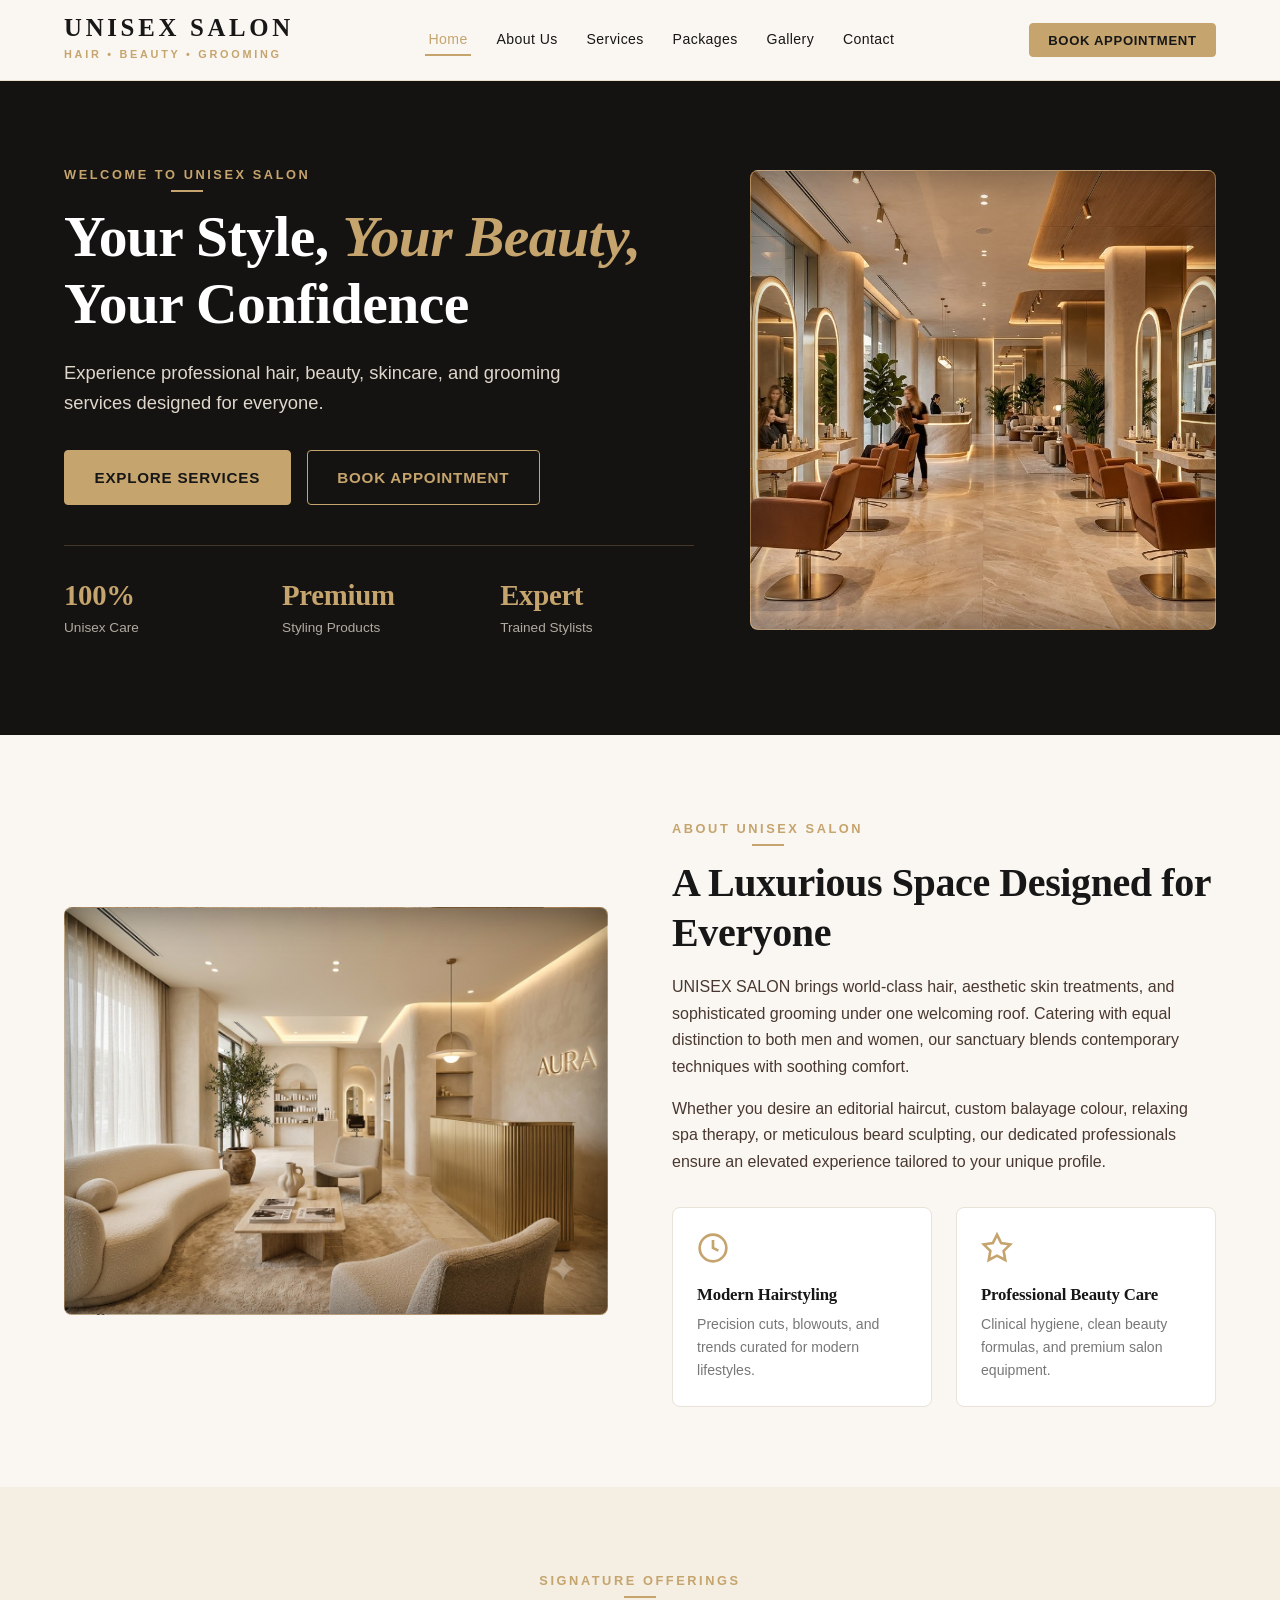
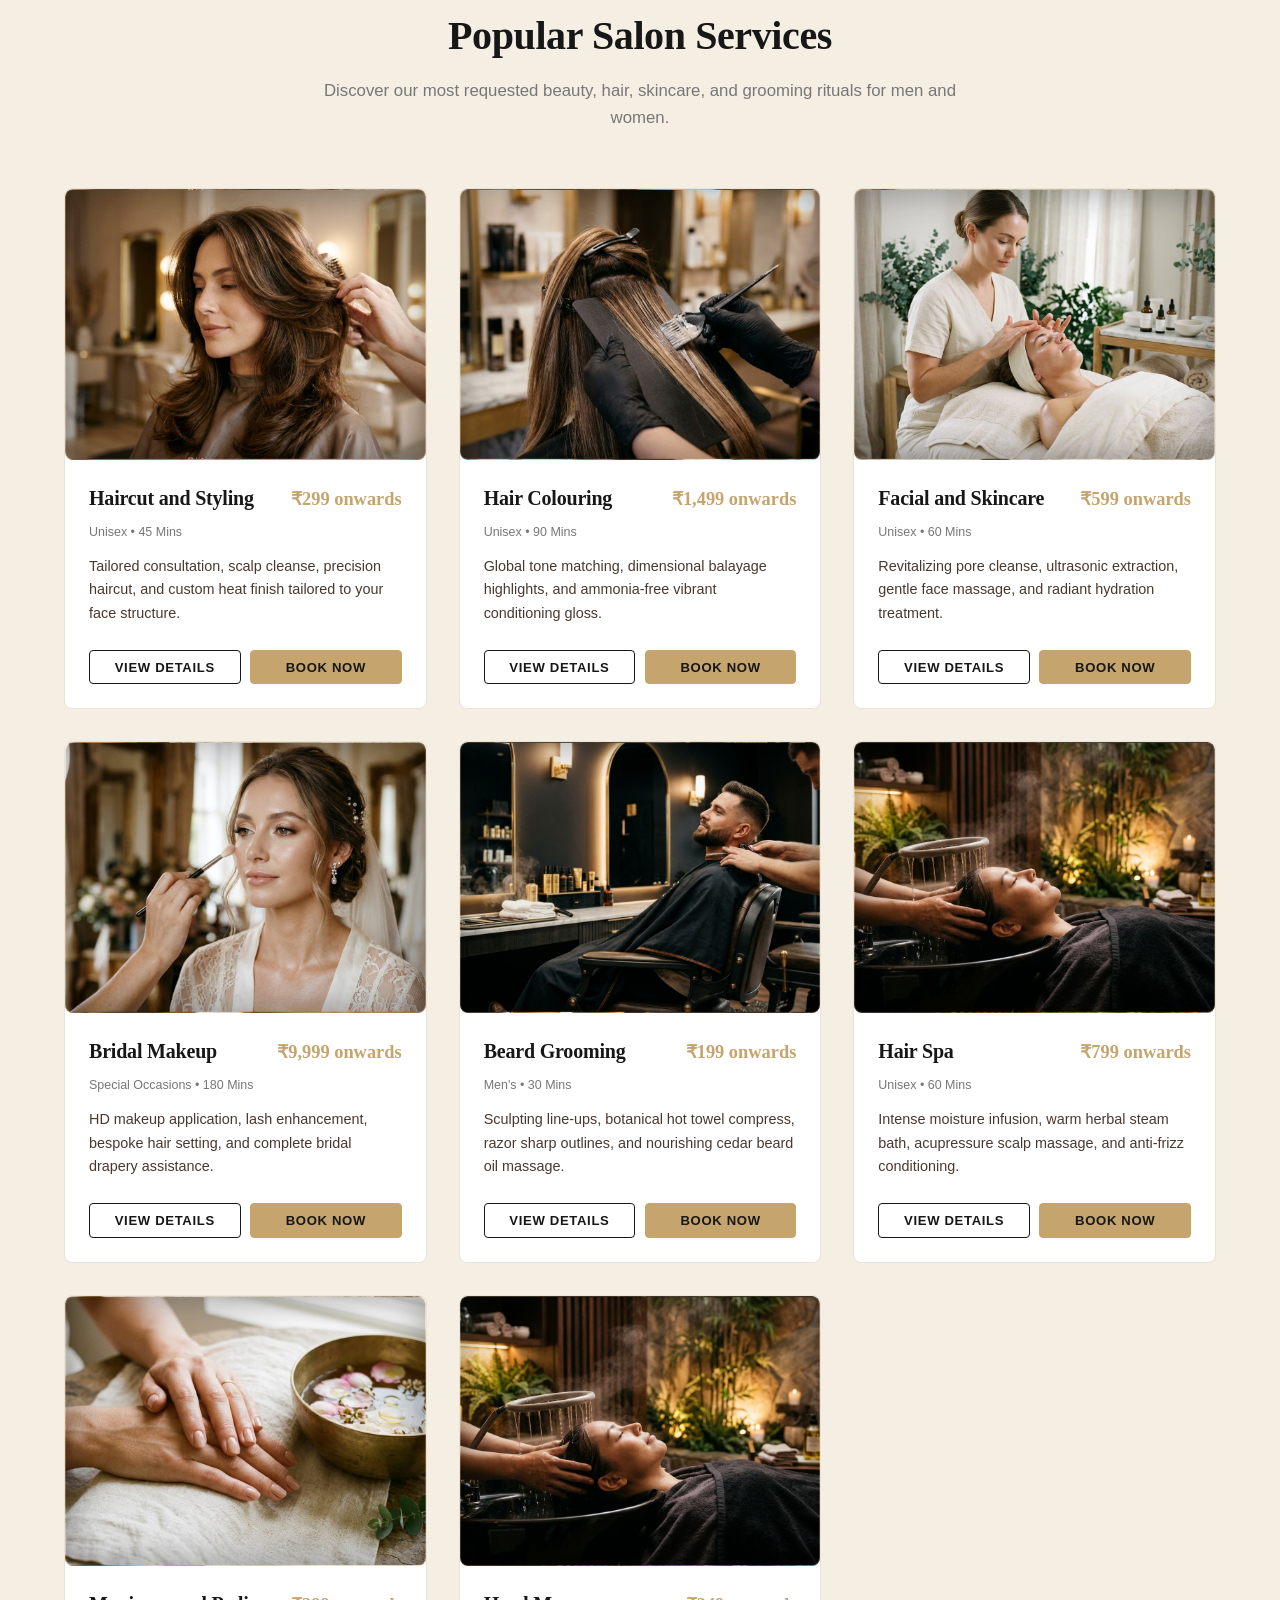
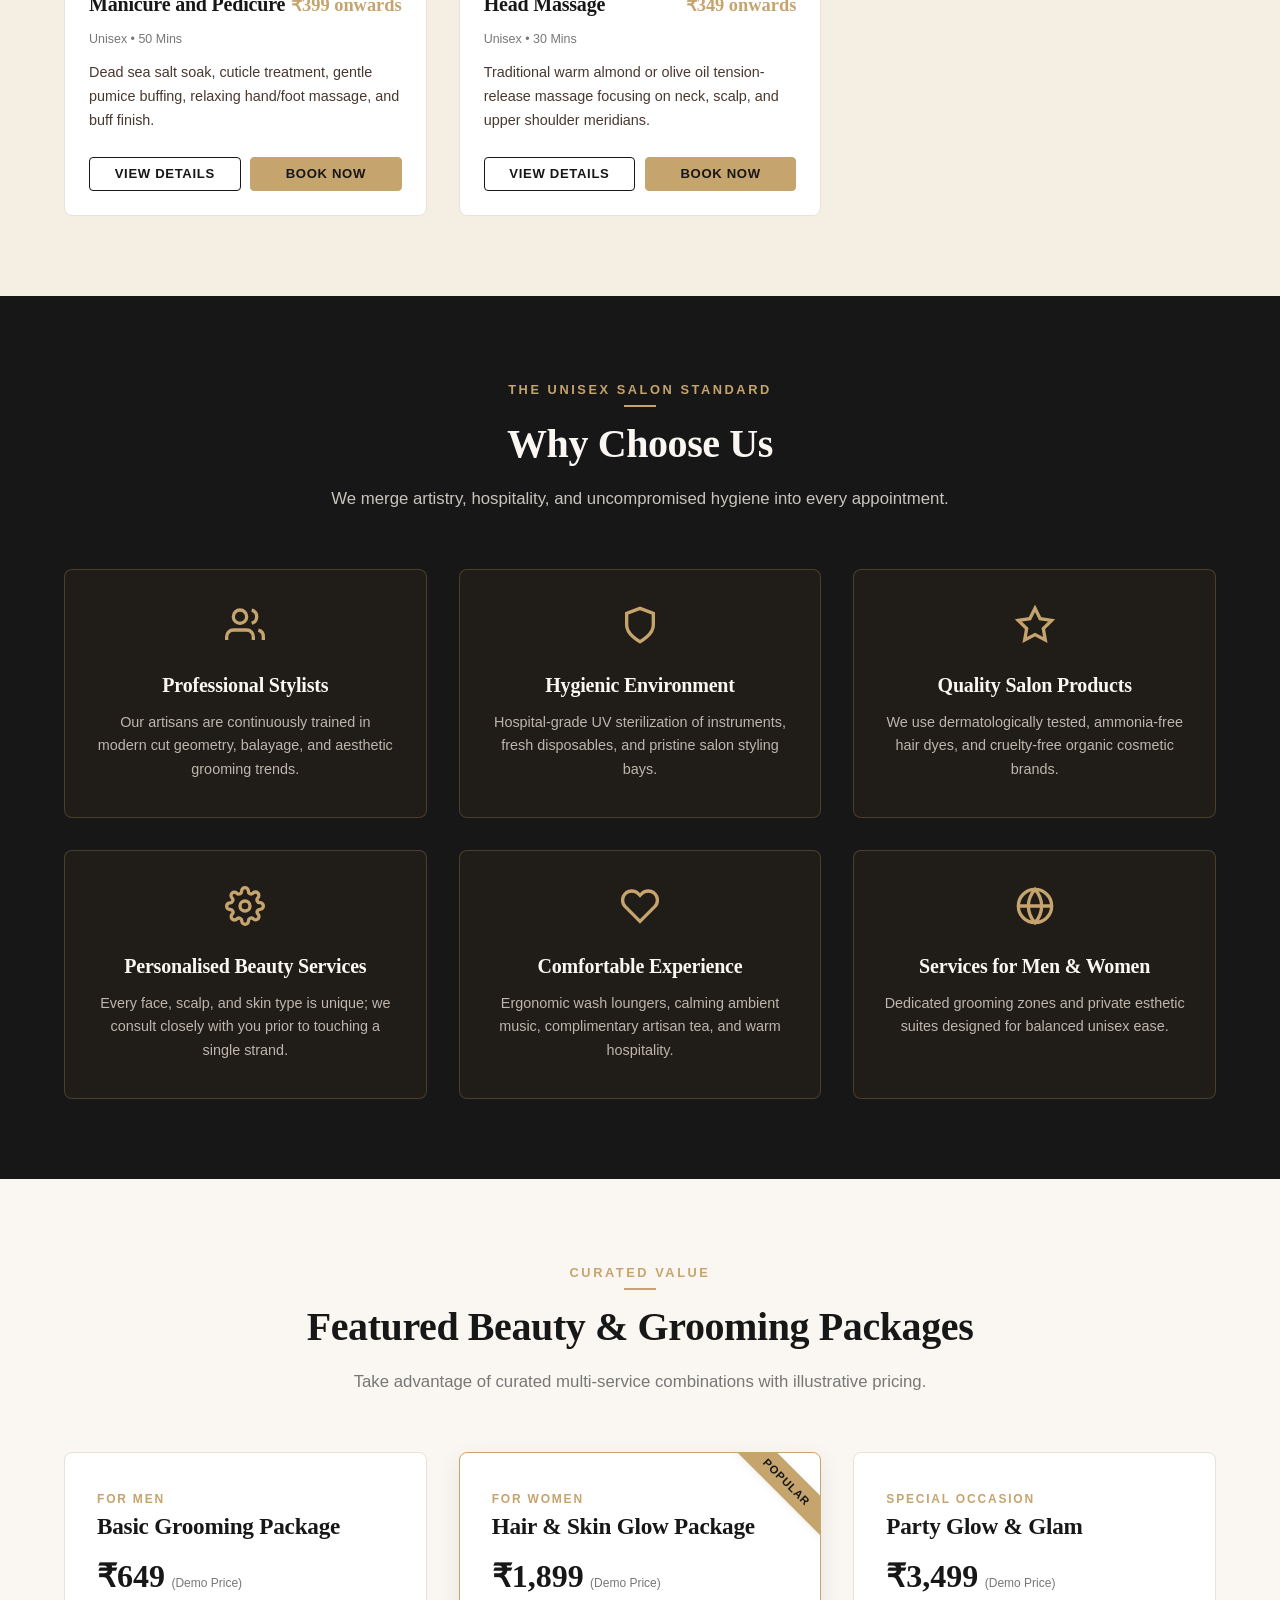
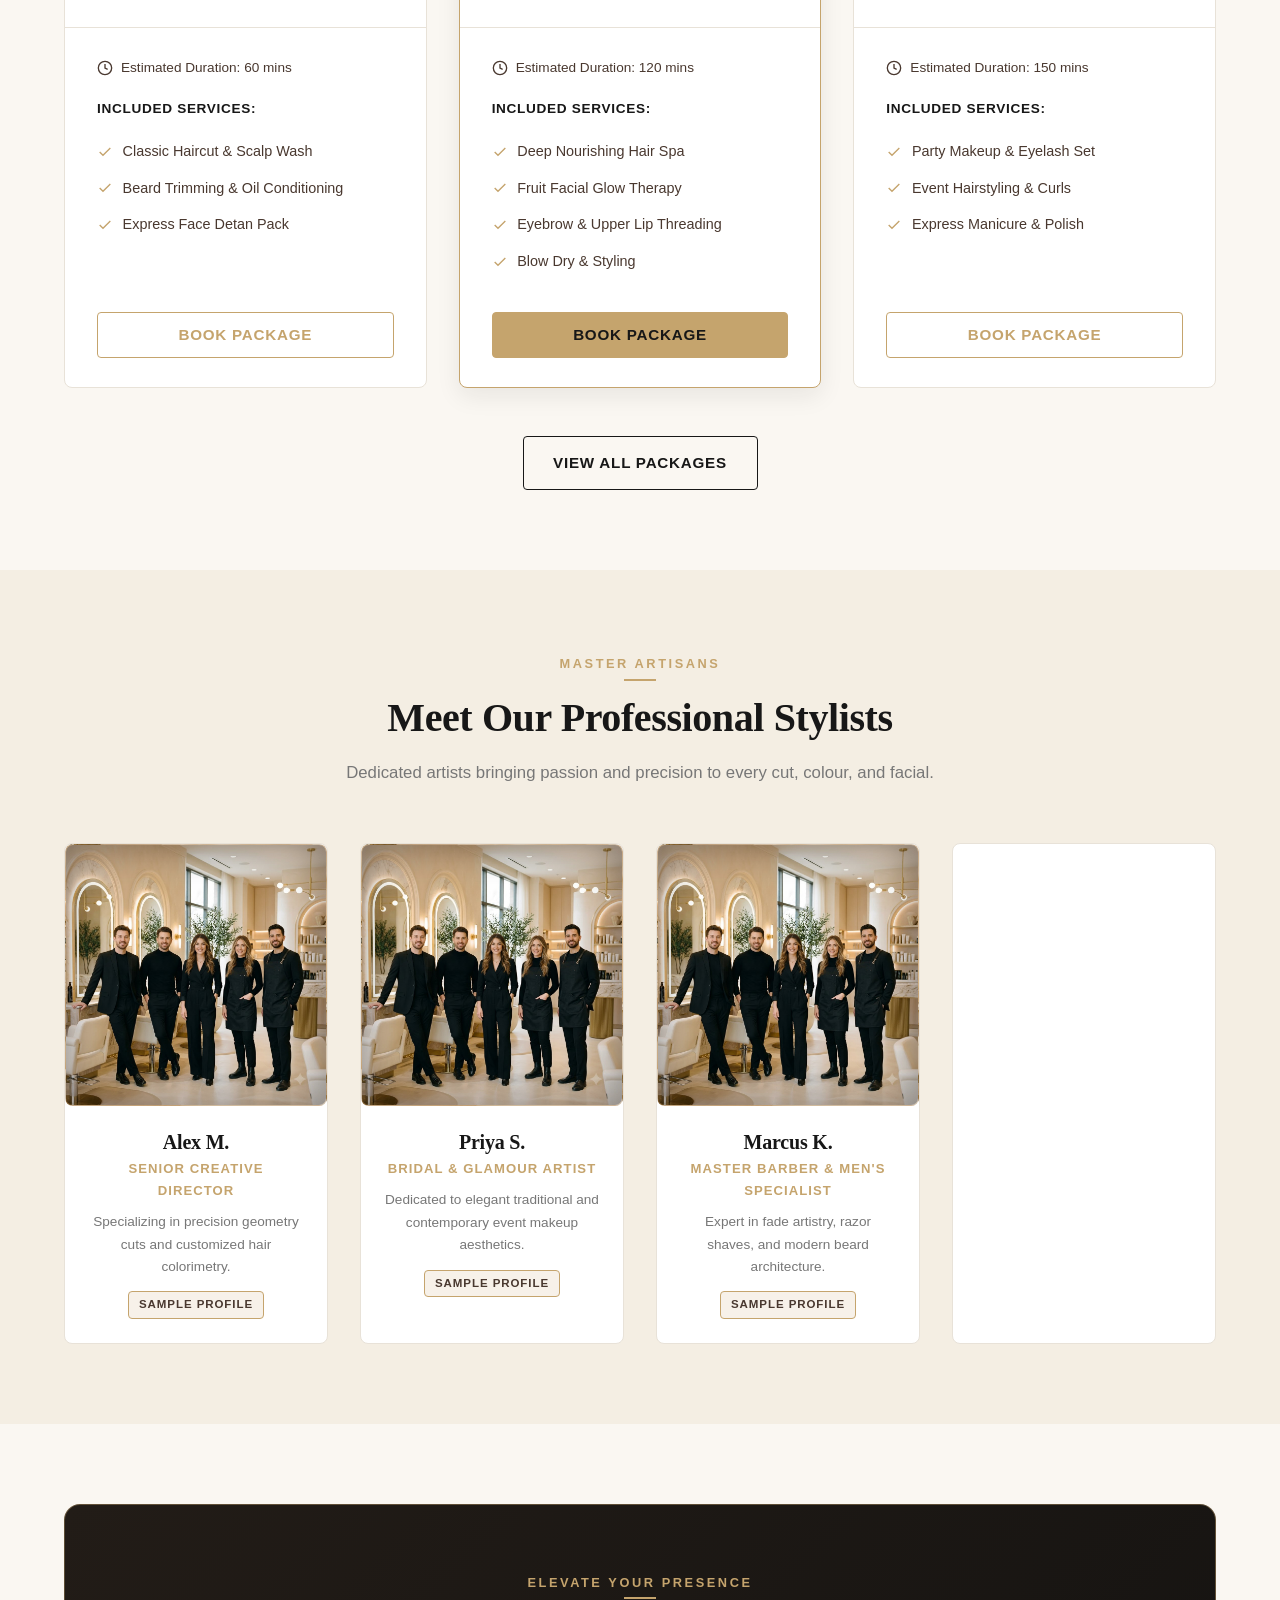
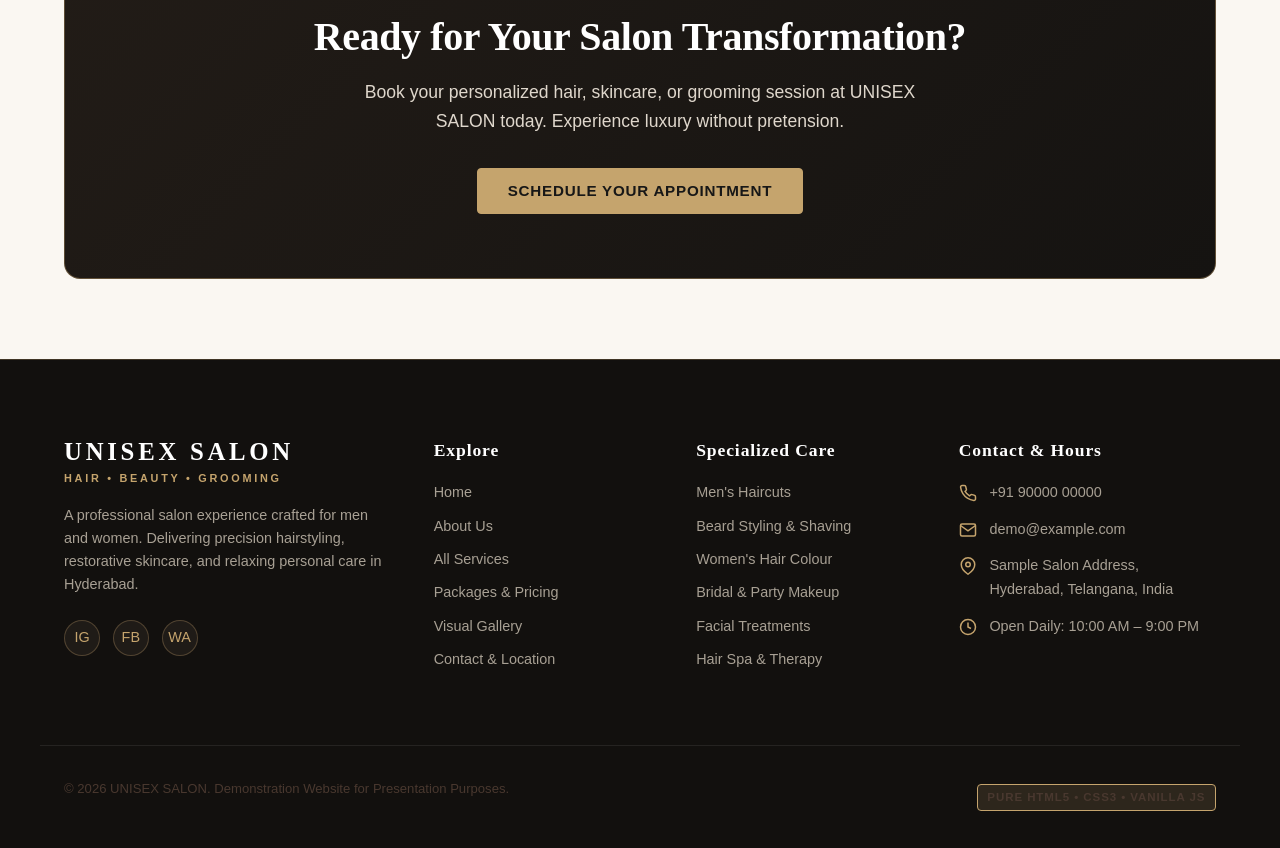
<file: index.html>
<!DOCTYPE html>
<html lang="en">

<head>
  <meta charset="UTF-8">
  <meta name="viewport" content="width=device-width, initial-scale=1.0">
  <meta name="description"
    content="UNISEX SALON - Professional hair, beauty, skincare, and grooming services designed for men and women. Experience premium styling, relaxation, and confidence.">
  <title>UNISEX SALON | Your Style, Your Beauty, Your Confidence</title>
  <link rel="stylesheet" href="css/style.css">
</head>

<body>

  <!-- Site Header & Navigation -->
  <header class="site-header" role="banner">
    <div class="container header-inner">
      <a href="index.html" class="brand-logo" aria-label="UNISEX SALON Homepage">
        <span class="logo-main">UNISEX SALON</span>
        <span class="logo-sub">Hair • Beauty • Grooming</span>
      </a>

      <nav aria-label="Main Navigation">
        <ul class="nav-menu">
          <li><a href="index.html" class="nav-link active">Home</a></li>
          <li><a href="about.html" class="nav-link">About Us</a></li>
          <li><a href="services.html" class="nav-link">Services</a></li>

          <li><a href="packages.html" class="nav-link">Packages</a></li>
          <li><a href="gallery.html" class="nav-link">Gallery</a></li>
          <li><a href="contact.html" class="nav-link">Contact</a></li>
        </ul>
      </nav>

      <div class="header-actions">
        <button class="btn btn-primary btn-sm" data-open-booking data-category="women"
          aria-label="Book an Appointment">Book Appointment</button>
        <button class="mobile-nav-toggle" aria-label="Toggle navigation menu" aria-expanded="false">
          <svg viewBox="0 0 24 24">
            <line x1="3" y1="12" x2="21" y2="12"></line>
            <line x1="3" y1="6" x2="21" y2="6"></line>
            <line x1="3" y1="18" x2="21" y2="18"></line>
          </svg>
        </button>
      </div>
    </div>
  </header>

  <main>
    <!-- PAGE 1: HERO SECTION -->
    <section class="hero-section" aria-labelledby="hero-heading">
      <div class="container hero-grid">
        <div class="hero-content">
          <span class="section-badge">Welcome to UNISEX SALON</span>
          <h1 id="hero-heading">Your Style, <span>Your Beauty,</span> Your Confidence</h1>
          <p class="hero-description">Experience professional hair, beauty, skincare, and grooming services designed for
            everyone.</p>
          <div class="hero-actions">
            <a href="services.html" class="btn btn-primary">Explore Services</a>
            <button class="btn btn-outline-gold" data-open-booking data-category="women">Book Appointment</button>
          </div>
          <div class="hero-stats">
            <div class="stat-item">
              <h3>100%</h3>
              <p>Unisex Care</p>
            </div>
            <div class="stat-item">
              <h3>Premium</h3>
              <p>Styling Products</p>
            </div>
            <div class="stat-item">
              <h3>Expert</h3>
              <p>Trained Stylists</p>
            </div>
          </div>
        </div>

        <div class="hero-media">
          <!-- IMAGE PLACEHOLDER 1: SALON HERO -->
          <div class="img-placeholder placeholder-salon-hero aspect-hero" role="img"
            aria-label="Salon Hero: Premium modern unisex salon interior with elegant styling stations">
            <span class="placeholder-badge">Placeholder 1 of 10</span>
            <svg class="placeholder-icon" viewBox="0 0 24 24" fill="none" stroke="currentColor" stroke-width="1.5">
              <path d="M3 9l9-7 9 7v11a2 2 0 0 1-2 2H5a2 2 0 0 1-2-2z"></path>
              <polyline points="9 22 9 12 15 12 15 22"></polyline>
            </svg>
            <h3 class="placeholder-title">Salon Hero</h3>
            <p class="placeholder-desc">Premium modern unisex salon interior with elegant styling stations</p>
            <span class="placeholder-flow-tag">CSS Placeholder • Ready for Google Flow</span>
          </div>
        </div>
      </div>
    </section>

    <!-- WELCOME SECTION -->
    <section class="section" aria-labelledby="welcome-heading">
      <div class="container welcome-grid">
        <!-- IMAGE PLACEHOLDER 10: SALON INTERIOR -->
        <div class="img-placeholder placeholder-salon-interior aspect-4-3" role="img"
          aria-label="Salon Interior: Luxury salon reception and customer waiting area">
          <span class="placeholder-badge">Placeholder 10 of 10</span>
          <svg class="placeholder-icon" viewBox="0 0 24 24" fill="none" stroke="currentColor" stroke-width="1.5">
            <rect x="2" y="3" width="20" height="14" rx="2" ry="2"></rect>
            <line x1="8" y1="21" x2="16" y2="21"></line>
            <line x1="12" y1="17" x2="12" y2="21"></line>
          </svg>
          <h3 class="placeholder-title">Salon Interior</h3>
          <p class="placeholder-desc">Luxury salon reception and customer waiting area</p>
          <span class="placeholder-flow-tag">CSS Placeholder • Ready for Google Flow</span>
        </div>

        <div class="welcome-text">
          <span class="section-badge">About UNISEX SALON</span>
          <h2 id="welcome-heading" class="section-title">A Luxurious Space Designed for Everyone</h2>
          <p>UNISEX SALON brings world-class hair, aesthetic skin treatments, and sophisticated grooming under one
            welcoming roof. Catering with equal distinction to both men and women, our sanctuary blends contemporary
            techniques with soothing comfort.</p>
          <p>Whether you desire an editorial haircut, custom balayage colour, relaxing spa therapy, or meticulous beard
            sculpting, our dedicated professionals ensure an elevated experience tailored to your unique profile.</p>

          <div class="welcome-features">
            <div class="feature-box">
              <svg class="feature-icon" viewBox="0 0 24 24" fill="none" stroke="currentColor" stroke-width="2">
                <circle cx="12" cy="12" r="10"></circle>
                <path d="M12 6v6l4 2"></path>
              </svg>
              <h4>Modern Hairstyling</h4>
              <p>Precision cuts, blowouts, and trends curated for modern lifestyles.</p>
            </div>
            <div class="feature-box">
              <svg class="feature-icon" viewBox="0 0 24 24" fill="none" stroke="currentColor" stroke-width="2">
                <path d="M12 2l3.09 6.26L22 9.27l-5 4.87 1.18 6.88L12 17.77l-6.18 3.25L7 14.14 2 9.27l6.91-1.01L12 2z">
                </path>
              </svg>
              <h4>Professional Beauty Care</h4>
              <p>Clinical hygiene, clean beauty formulas, and premium salon equipment.</p>
            </div>
          </div>
        </div>
      </div>
    </section>

    <!-- POPULAR SERVICES SECTION -->
    <section class="section section-beige" aria-labelledby="popular-heading">
      <div class="container">
        <div class="section-header text-center">
          <span class="section-badge">Signature Offerings</span>
          <h2 id="popular-heading" class="section-title">Popular Salon Services</h2>
          <p class="section-subtitle">Discover our most requested beauty, hair, skincare, and grooming rituals for men
            and women.</p>
        </div>

        <div class="services-grid">
          <!-- Service Card 1 -->
          <article class="service-card">
            <!-- REUSING PLACEHOLDER 2: WOMEN'S HAIRSTYLING -->
            <div class="img-placeholder placeholder-womens-hair aspect-4-3" role="img"
              aria-label="Women's Hairstyling placeholder">
              <span class="placeholder-badge">Placeholder 2 of 10</span>
              <h4 class="placeholder-title" style="font-size:1.1rem;">Women's Hairstyling</h4>
              <p class="placeholder-desc" style="font-size:0.75rem;">Precision haircut & styling</p>
            </div>
            <div class="service-card-body">
              <div class="service-card-header">
                <h3 class="service-title">Haircut and Styling</h3>
                <span class="service-price">₹299 onwards</span>
              </div>
              <div class="service-meta"><span>Unisex • 45 Mins</span></div>
              <p class="service-desc">Tailored consultation, scalp cleanse, precision haircut, and custom heat finish
                tailored to your face structure.</p>
              <div class="service-card-actions">
                <button class="btn btn-secondary btn-sm" data-view-details data-service-title="Haircut and Styling"
                  data-service-price="₹299 onwards"
                  data-service-desc="Includes hair analysis, wash, precision cutting, and expert blow-dry finish.">View
                  Details</button>
                <button class="btn btn-primary btn-sm" data-open-booking data-category="women"
                  data-service="Haircut">Book Now</button>
              </div>
            </div>
          </article>

          <!-- Service Card 2 -->
          <article class="service-card">
            <!-- REUSING PLACEHOLDER 4: HAIR COLOURING -->
            <div class="img-placeholder placeholder-hair-colour aspect-4-3" role="img"
              aria-label="Hair Colouring placeholder">
              <span class="placeholder-badge">Placeholder 4 of 10</span>
              <h4 class="placeholder-title" style="font-size:1.1rem;">Hair Colouring</h4>
              <p class="placeholder-desc" style="font-size:0.75rem;">Balayage, tints & highlights</p>
            </div>
            <div class="service-card-body">
              <div class="service-card-header">
                <h3 class="service-title">Hair Colouring</h3>
                <span class="service-price">₹1,499 onwards</span>
              </div>
              <div class="service-meta"><span>Unisex • 90 Mins</span></div>
              <p class="service-desc">Global tone matching, dimensional balayage highlights, and ammonia-free vibrant
                conditioning gloss.</p>
              <div class="service-card-actions">
                <button class="btn btn-secondary btn-sm" data-view-details data-service-title="Hair Colouring"
                  data-service-price="₹1,499 onwards"
                  data-service-desc="Custom tinting, premium organic ammonia-free pigment, tone glaze, and post-colour mask.">View
                  Details</button>
                <button class="btn btn-primary btn-sm" data-open-booking data-category="women"
                  data-service="Hair Colouring">Book Now</button>
              </div>
            </div>
          </article>

          <!-- Service Card 3 -->
          <article class="service-card">
            <!-- REUSING PLACEHOLDER 5: FACIAL AND SKINCARE -->
            <div class="img-placeholder placeholder-facial-skincare aspect-4-3" role="img"
              aria-label="Facial and Skincare placeholder">
              <span class="placeholder-badge">Placeholder 5 of 10</span>
              <h4 class="placeholder-title" style="font-size:1.1rem;">Facial and Skincare</h4>
              <p class="placeholder-desc" style="font-size:0.75rem;">Hydrating & clarifying facials</p>
            </div>
            <div class="service-card-body">
              <div class="service-card-header">
                <h3 class="service-title">Facial and Skincare</h3>
                <span class="service-price">₹599 onwards</span>
              </div>
              <div class="service-meta"><span>Unisex • 60 Mins</span></div>
              <p class="service-desc">Revitalizing pore cleanse, ultrasonic extraction, gentle face massage, and radiant
                hydration treatment.</p>
              <div class="service-card-actions">
                <button class="btn btn-secondary btn-sm" data-view-details data-service-title="Facial and Skincare"
                  data-service-price="₹599 onwards"
                  data-service-desc="Multi-step deep cleanse, exfoliation, lymph massage, and customized face pack.">View
                  Details</button>
                <button class="btn btn-primary btn-sm" data-open-booking data-category="women"
                  data-service="Facial">Book Now</button>
              </div>
            </div>
          </article>

          <!-- Service Card 4 -->
          <article class="service-card">
            <!-- REUSING PLACEHOLDER 6: BRIDAL MAKEUP -->
            <div class="img-placeholder placeholder-bridal-makeup aspect-4-3" role="img"
              aria-label="Bridal Makeup placeholder">
              <span class="placeholder-badge">Placeholder 6 of 10</span>
              <h4 class="placeholder-title" style="font-size:1.1rem;">Bridal Makeup</h4>
              <p class="placeholder-desc" style="font-size:0.75rem;">Flawless wedding elegance</p>
            </div>
            <div class="service-card-body">
              <div class="service-card-header">
                <h3 class="service-title">Bridal Makeup</h3>
                <span class="service-price">₹9,999 onwards</span>
              </div>
              <div class="service-meta"><span>Special Occasions • 180 Mins</span></div>
              <p class="service-desc">HD makeup application, lash enhancement, bespoke hair setting, and complete bridal
                drapery assistance.</p>
              <div class="service-card-actions">
                <button class="btn btn-secondary btn-sm" data-view-details data-service-title="Bridal Makeup"
                  data-service-price="₹9,999 onwards"
                  data-service-desc="Comprehensive wedding package including high-definition cosmetics, lashes, and hair accessories.">View
                  Details</button>
                <button class="btn btn-primary btn-sm" data-open-booking data-category="women"
                  data-service="Bridal Makeup">Book Now</button>
              </div>
            </div>
          </article>

          <!-- Service Card 5 -->
          <article class="service-card">
            <!-- REUSING PLACEHOLDER 3: MEN'S GROOMING -->
            <div class="img-placeholder placeholder-mens-grooming aspect-4-3" role="img"
              aria-label="Men's Grooming placeholder">
              <span class="placeholder-badge">Placeholder 3 of 10</span>
              <h4 class="placeholder-title" style="font-size:1.1rem;">Men's Grooming</h4>
              <p class="placeholder-desc" style="font-size:0.75rem;">Beard trim & razor fade</p>
            </div>
            <div class="service-card-body">
              <div class="service-card-header">
                <h3 class="service-title">Beard Grooming</h3>
                <span class="service-price">₹199 onwards</span>
              </div>
              <div class="service-meta"><span>Men's • 30 Mins</span></div>
              <p class="service-desc">Sculpting line-ups, botanical hot towel compress, razor sharp outlines, and
                nourishing cedar beard oil massage.</p>
              <div class="service-card-actions">
                <button class="btn btn-secondary btn-sm" data-view-details data-service-title="Beard Grooming"
                  data-service-price="₹199 onwards"
                  data-service-desc="Detailed beard shaping, soothing warm compress, foil shaver line, and essential oil conditioning.">View
                  Details</button>
                <button class="btn btn-primary btn-sm" data-open-booking data-category="men"
                  data-service="Beard Styling">Book Now</button>
              </div>
            </div>
          </article>

          <!-- Service Card 6 -->
          <article class="service-card">
            <!-- REUSING PLACEHOLDER 8: SPA AND RELAXATION -->
            <div class="img-placeholder placeholder-spa-relaxation aspect-4-3" role="img"
              aria-label="Spa and Relaxation placeholder">
              <span class="placeholder-badge">Placeholder 8 of 10</span>
              <h4 class="placeholder-title" style="font-size:1.1rem;">Spa & Relaxation</h4>
              <p class="placeholder-desc" style="font-size:0.75rem;">Botanical scalp & hair rituals</p>
            </div>
            <div class="service-card-body">
              <div class="service-card-header">
                <h3 class="service-title">Hair Spa</h3>
                <span class="service-price">₹799 onwards</span>
              </div>
              <div class="service-meta"><span>Unisex • 60 Mins</span></div>
              <p class="service-desc">Intense moisture infusion, warm herbal steam bath, acupressure scalp massage, and
                anti-frizz conditioning.</p>
              <div class="service-card-actions">
                <button class="btn btn-secondary btn-sm" data-view-details data-service-title="Hair Spa"
                  data-service-price="₹799 onwards"
                  data-service-desc="Deep follicle nourishing masque, ozone steam bath, pressure point head massage, and blowout.">View
                  Details</button>
                <button class="btn btn-primary btn-sm" data-open-booking data-category="women"
                  data-service="Hair Spa">Book Now</button>
              </div>
            </div>
          </article>

          <!-- Service Card 7 -->
          <article class="service-card">
            <!-- REUSING PLACEHOLDER 7: MANICURE AND PEDICURE -->
            <div class="img-placeholder placeholder-manicure-pedicure aspect-4-3" role="img"
              aria-label="Manicure and Pedicure placeholder">
              <span class="placeholder-badge">Placeholder 7 of 10</span>
              <h4 class="placeholder-title" style="font-size:1.1rem;">Manicure & Pedicure</h4>
              <p class="placeholder-desc" style="font-size:0.75rem;">Refined nail care & foot soak</p>
            </div>
            <div class="service-card-body">
              <div class="service-card-header">
                <h3 class="service-title">Manicure and Pedicure</h3>
                <span class="service-price">₹399 onwards</span>
              </div>
              <div class="service-meta"><span>Unisex • 50 Mins</span></div>
              <p class="service-desc">Dead sea salt soak, cuticle treatment, gentle pumice buffing, relaxing hand/foot
                massage, and buff finish.</p>
              <div class="service-card-actions">
                <button class="btn btn-secondary btn-sm" data-view-details data-service-title="Manicure and Pedicure"
                  data-service-price="₹399 onwards"
                  data-service-desc="Exfoliation, cuticle trimming, deep moisture balm, and optional buffing or regular polish.">View
                  Details</button>
                <button class="btn btn-primary btn-sm" data-open-booking data-category="women"
                  data-service="Manicure">Book Now</button>
              </div>
            </div>
          </article>

          <!-- Service Card 8 -->
          <article class="service-card">
            <!-- REUSING PLACEHOLDER 8: SPA AND RELAXATION -->
            <div class="img-placeholder placeholder-spa-relaxation aspect-4-3" role="img"
              aria-label="Head Massage placeholder">
              <span class="placeholder-badge">Placeholder 8 of 10</span>
              <h4 class="placeholder-title" style="font-size:1.1rem;">Spa & Relaxation</h4>
              <p class="placeholder-desc" style="font-size:0.75rem;">Stress-relieving head therapy</p>
            </div>
            <div class="service-card-body">
              <div class="service-card-header">
                <h3 class="service-title">Head Massage</h3>
                <span class="service-price">₹349 onwards</span>
              </div>
              <div class="service-meta"><span>Unisex • 30 Mins</span></div>
              <p class="service-desc">Traditional warm almond or olive oil tension-release massage focusing on neck,
                scalp, and upper shoulder meridians.</p>
              <div class="service-card-actions">
                <button class="btn btn-secondary btn-sm" data-view-details data-service-title="Head Massage"
                  data-service-price="₹349 onwards"
                  data-service-desc="Relieves mental fatigue and stimulates scalp blood circulation using herbal oils.">View
                  Details</button>
                <button class="btn btn-primary btn-sm" data-open-booking data-category="men"
                  data-service="Head Massage">Book Now</button>
              </div>
            </div>
          </article>
        </div>
      </div>
    </section>

    <!-- WHY CHOOSE US -->
    <section class="section section-dark" aria-labelledby="why-heading">
      <div class="container">
        <div class="section-header text-center">
          <span class="section-badge">The UNISEX SALON Standard</span>
          <h2 id="why-heading" class="section-title">Why Choose Us</h2>
          <p class="section-subtitle">We merge artistry, hospitality, and uncompromised hygiene into every appointment.
          </p>
        </div>

        <div class="why-grid">
          <div class="why-card">
            <svg class="feature-icon" viewBox="0 0 24 24" fill="none" stroke="currentColor" stroke-width="2">
              <path d="M17 21v-2a4 4 0 0 0-4-4H5a4 4 0 0 0-4 4v2"></path>
              <circle cx="9" cy="7" r="4"></circle>
              <path d="M23 21v-2a4 4 0 0 0-3-3.87"></path>
              <path d="M16 3.13a4 4 0 0 1 0 7.75"></path>
            </svg>
            <h3>Professional Stylists</h3>
            <p>Our artisans are continuously trained in modern cut geometry, balayage, and aesthetic grooming trends.
            </p>
          </div>

          <div class="why-card">
            <svg class="feature-icon" viewBox="0 0 24 24" fill="none" stroke="currentColor" stroke-width="2">
              <path d="M12 22s8-4 8-10V5l-8-3-8 3v7c0 6 8 10 8 10z"></path>
            </svg>
            <h3>Hygienic Environment</h3>
            <p>Hospital-grade UV sterilization of instruments, fresh disposables, and pristine salon styling bays.</p>
          </div>

          <div class="why-card">
            <svg class="feature-icon" viewBox="0 0 24 24" fill="none" stroke="currentColor" stroke-width="2">
              <polygon
                points="12 2 15.09 8.26 22 9.27 17 14.14 18.18 21.02 12 17.77 5.82 21.02 7 14.14 2 9.27 8.91 8.26 12 2">
              </polygon>
            </svg>
            <h3>Quality Salon Products</h3>
            <p>We use dermatologically tested, ammonia-free hair dyes, and cruelty-free organic cosmetic brands.</p>
          </div>

          <div class="why-card">
            <svg class="feature-icon" viewBox="0 0 24 24" fill="none" stroke="currentColor" stroke-width="2">
              <circle cx="12" cy="12" r="3"></circle>
              <path
                d="M19.4 15a1.65 1.65 0 0 0 .33 1.82l.06.06a2 2 0 0 1 0 2.83 2 2 0 0 1-2.83 0l-.06-.06a1.65 1.65 0 0 0-1.82-.33 1.65 1.65 0 0 0-1 1.51V21a2 2 0 0 1-2 2 2 2 0 0 1-2-2v-.09A1.65 1.65 0 0 0 9 19.4a1.65 1.65 0 0 0-1.82.33l-.06.06a2 2 0 0 1-2.83 0 2 2 0 0 1 0-2.83l.06-.06a1.65 1.65 0 0 0 .33-1.82 1.65 1.65 0 0 0-1.51-1H3a2 2 0 0 1-2-2 2 2 0 0 1 2-2h.09A1.65 1.65 0 0 0 4.6 9a1.65 1.65 0 0 0-.33-1.82l-.06-.06a2 2 0 0 1 0-2.83 2 2 0 0 1 2.83 0l.06.06a1.65 1.65 0 0 0 1.82.33H9a1.65 1.65 0 0 0 1-1.51V3a2 2 0 0 1 2-2 2 2 0 0 1 2 2v.09a1.65 1.65 0 0 0 1 1.51 1.65 1.65 0 0 0 1.82-.33l.06-.06a2 2 0 0 1 2.83 0 2 2 0 0 1 0 2.83l-.06.06a1.65 1.65 0 0 0-.33 1.82V9a1.65 1.65 0 0 0 1.51 1H21a2 2 0 0 1 2 2 2 2 0 0 1-2 2h-.09a1.65 1.65 0 0 0-1.51 1z">
              </path>
            </svg>
            <h3>Personalised Beauty Services</h3>
            <p>Every face, scalp, and skin type is unique; we consult closely with you prior to touching a single
              strand.</p>
          </div>

          <div class="why-card">
            <svg class="feature-icon" viewBox="0 0 24 24" fill="none" stroke="currentColor" stroke-width="2">
              <path
                d="M20.84 4.61a5.5 5.5 0 0 0-7.78 0L12 5.67l-1.06-1.06a5.5 5.5 0 0 0-7.78 7.78l1.06 1.06L12 21.23l7.78-7.78 1.06-1.06a5.5 5.5 0 0 0 0-7.78z">
              </path>
            </svg>
            <h3>Comfortable Experience</h3>
            <p>Ergonomic wash loungers, calming ambient music, complimentary artisan tea, and warm hospitality.</p>
          </div>

          <div class="why-card">
            <svg class="feature-icon" viewBox="0 0 24 24" fill="none" stroke="currentColor" stroke-width="2">
              <circle cx="12" cy="12" r="10"></circle>
              <line x1="2" y1="12" x2="22" y2="12"></line>
              <path d="M12 2a15.3 15.3 0 0 1 4 10 15.3 15.3 0 0 1-4 10 15.3 15.3 0 0 1-4-10 15.3 15.3 0 0 1 4-10z">
              </path>
            </svg>
            <h3>Services for Men & Women</h3>
            <p>Dedicated grooming zones and private esthetic suites designed for balanced unisex ease.</p>
          </div>
        </div>
      </div>
    </section>

    <!-- FEATURED PACKAGES -->
    <section class="section" aria-labelledby="packages-heading">
      <div class="container">
        <div class="section-header text-center">
          <span class="section-badge">Curated Value</span>
          <h2 id="packages-heading" class="section-title">Featured Beauty & Grooming Packages</h2>
          <p class="section-subtitle">Take advantage of curated multi-service combinations with illustrative pricing.
          </p>
        </div>

        <div class="packages-grid">
          <!-- Package 1: Men's Basic -->
          <div class="package-card">
            <div class="package-header">
              <span class="package-category">For Men</span>
              <h3 class="package-name">Basic Grooming Package</h3>
              <div class="package-price-wrap">
                <span class="package-price">₹649</span>
                <span class="package-demo-note">(Demo Price)</span>
              </div>
            </div>
            <div class="package-body">
              <div class="package-duration">
                <svg width="16" height="16" viewBox="0 0 24 24" fill="none" stroke="currentColor" stroke-width="2">
                  <circle cx="12" cy="12" r="10"></circle>
                  <polyline points="12 6 12 12 16 14"></polyline>
                </svg>
                <span>Estimated Duration: 60 mins</span>
              </div>
              <span class="package-includes-title">Included Services:</span>
              <ul class="package-features">
                <li><svg viewBox="0 0 24 24" fill="none" stroke="currentColor" stroke-width="2">
                    <polyline points="20 6 9 17 4 12"></polyline>
                  </svg> Classic Haircut & Scalp Wash</li>
                <li><svg viewBox="0 0 24 24" fill="none" stroke="currentColor" stroke-width="2">
                    <polyline points="20 6 9 17 4 12"></polyline>
                  </svg> Beard Trimming & Oil Conditioning</li>
                <li><svg viewBox="0 0 24 24" fill="none" stroke="currentColor" stroke-width="2">
                    <polyline points="20 6 9 17 4 12"></polyline>
                  </svg> Express Face Detan Pack</li>
              </ul>
              <button class="btn btn-outline-gold" data-open-booking data-category="men"
                data-service="Basic Grooming Package">Book Package</button>
            </div>
          </div>

          <!-- Package 2: Women's Hair & Skin (Featured) -->
          <div class="package-card featured">
            <span class="package-ribbon">Popular</span>
            <div class="package-header">
              <span class="package-category">For Women</span>
              <h3 class="package-name">Hair & Skin Glow Package</h3>
              <div class="package-price-wrap">
                <span class="package-price">₹1,899</span>
                <span class="package-demo-note">(Demo Price)</span>
              </div>
            </div>
            <div class="package-body">
              <div class="package-duration">
                <svg width="16" height="16" viewBox="0 0 24 24" fill="none" stroke="currentColor" stroke-width="2">
                  <circle cx="12" cy="12" r="10"></circle>
                  <polyline points="12 6 12 12 16 14"></polyline>
                </svg>
                <span>Estimated Duration: 120 mins</span>
              </div>
              <span class="package-includes-title">Included Services:</span>
              <ul class="package-features">
                <li><svg viewBox="0 0 24 24" fill="none" stroke="currentColor" stroke-width="2">
                    <polyline points="20 6 9 17 4 12"></polyline>
                  </svg> Deep Nourishing Hair Spa</li>
                <li><svg viewBox="0 0 24 24" fill="none" stroke="currentColor" stroke-width="2">
                    <polyline points="20 6 9 17 4 12"></polyline>
                  </svg> Fruit Facial Glow Therapy</li>
                <li><svg viewBox="0 0 24 24" fill="none" stroke="currentColor" stroke-width="2">
                    <polyline points="20 6 9 17 4 12"></polyline>
                  </svg> Eyebrow & Upper Lip Threading</li>
                <li><svg viewBox="0 0 24 24" fill="none" stroke="currentColor" stroke-width="2">
                    <polyline points="20 6 9 17 4 12"></polyline>
                  </svg> Blow Dry & Styling</li>
              </ul>
              <button class="btn btn-primary" data-open-booking data-category="women"
                data-service="Hair and Skin Glow Package">Book Package</button>
            </div>
          </div>

          <!-- Package 3: Special Occasion -->
          <div class="package-card">
            <div class="package-header">
              <span class="package-category">Special Occasion</span>
              <h3 class="package-name">Party Glow & Glam</h3>
              <div class="package-price-wrap">
                <span class="package-price">₹3,499</span>
                <span class="package-demo-note">(Demo Price)</span>
              </div>
            </div>
            <div class="package-body">
              <div class="package-duration">
                <svg width="16" height="16" viewBox="0 0 24 24" fill="none" stroke="currentColor" stroke-width="2">
                  <circle cx="12" cy="12" r="10"></circle>
                  <polyline points="12 6 12 12 16 14"></polyline>
                </svg>
                <span>Estimated Duration: 150 mins</span>
              </div>
              <span class="package-includes-title">Included Services:</span>
              <ul class="package-features">
                <li><svg viewBox="0 0 24 24" fill="none" stroke="currentColor" stroke-width="2">
                    <polyline points="20 6 9 17 4 12"></polyline>
                  </svg> Party Makeup & Eyelash Set</li>
                <li><svg viewBox="0 0 24 24" fill="none" stroke="currentColor" stroke-width="2">
                    <polyline points="20 6 9 17 4 12"></polyline>
                  </svg> Event Hairstyling & Curls</li>
                <li><svg viewBox="0 0 24 24" fill="none" stroke="currentColor" stroke-width="2">
                    <polyline points="20 6 9 17 4 12"></polyline>
                  </svg> Express Manicure & Polish</li>
              </ul>
              <button class="btn btn-outline-gold" data-open-booking data-category="women"
                data-service="Party Glow and Glam">Book Package</button>
            </div>
          </div>
        </div>

        <div class="text-center" style="margin-top: 3rem;">
          <a href="packages.html" class="btn btn-secondary">View All Packages</a>
        </div>
      </div>
    </section>

    <!-- STYLIST INTRODUCTION -->
    <section class="section section-beige" aria-labelledby="stylists-heading">
      <div class="container">
        <div class="section-header text-center">
          <span class="section-badge">Master Artisans</span>
          <h2 id="stylists-heading" class="section-title">Meet Our Professional Stylists</h2>
          <p class="section-subtitle">Dedicated artists bringing passion and precision to every cut, colour, and facial.
          </p>
        </div>

        <div class="stylist-grid">
          <!-- Stylist 1 -->
          <div class="stylist-card">
            <!-- REUSING PLACEHOLDER 9: PROFESSIONAL STYLISTS -->
            <div class="img-placeholder placeholder-stylists aspect-1-1" role="img"
              aria-label="Professional Stylists placeholder">
              <span class="placeholder-badge">Placeholder 9 of 10</span>
              <h4 class="placeholder-title" style="font-size:1rem;">Professional Stylists</h4>
              <p class="placeholder-desc" style="font-size:0.75rem;">Salon professionals at work</p>
            </div>
            <div class="stylist-info">
              <h3 class="stylist-name">Alex M.</h3>
              <p class="stylist-role">Senior Creative Director</p>
              <p class="stylist-note">Specializing in precision geometry cuts and customized hair colorimetry.</p>
              <span class="demo-tag" style="margin-top: 0.8rem;">Sample Profile</span>
            </div>
          </div>

          <!-- Stylist 2 -->
          <div class="stylist-card">
            <!-- REUSING PLACEHOLDER 9: PROFESSIONAL STYLISTS -->
            <div class="img-placeholder placeholder-stylists aspect-1-1" role="img"
              aria-label="Professional Stylists placeholder">
              <span class="placeholder-badge">Placeholder 9 of 10</span>
              <h4 class="placeholder-title" style="font-size:1rem;">Professional Stylists</h4>
              <p class="placeholder-desc" style="font-size:0.75rem;">Salon professionals at work</p>
            </div>
            <div class="stylist-info">
              <h3 class="stylist-name">Priya S.</h3>
              <p class="stylist-role">Bridal & Glamour Artist</p>
              <p class="stylist-note">Dedicated to elegant traditional and contemporary event makeup aesthetics.</p>
              <span class="demo-tag" style="margin-top: 0.8rem;">Sample Profile</span>
            </div>
          </div>

          <!-- Stylist 3 -->
          <div class="stylist-card">
            <!-- REUSING PLACEHOLDER 9: PROFESSIONAL STYLISTS -->
            <div class="img-placeholder placeholder-stylists aspect-1-1" role="img"
              aria-label="Professional Stylists placeholder">
              <span class="placeholder-badge">Placeholder 9 of 10</span>
              <h4 class="placeholder-title" style="font-size:1rem;">Professional Stylists</h4>
              <p class="placeholder-desc" style="font-size:0.75rem;">Salon professionals at work</p>
            </div>
            <div class="stylist-info">
              <h3 class="stylist-name">Marcus K.</h3>
              <p class="stylist-role">Master Barber & Men's Specialist</p>
              <p class="stylist-note">Expert in fade artistry, razor shaves, and modern beard architecture.</p>
              <span class="demo-tag" style="margin-top: 0.8rem;">Sample Profile</span>
            </div>
          </div>

          <!-- Stylist 4 -->
          <div class="stylist-card">
            <!-- REUSING PLACEHOLDER 9: PROFESSIONAL STYLISTS -->
            <!-- <div class="img-placeholder placeholder-stylists aspect-1-1" role="img"
              aria-label="Professional Stylists placeholder">
              <span class="placeholder-badge">Placeholder 9 of 10</span>
              <h4 class="placeholder-title" style="font-size:1rem;">Professional Stylists</h4>
              <p class="placeholder-desc" style="font-size:0.75rem;">Salon professionals at work</p>
            </div> -->
            <!-- <div class="stylist-info">
              <h3 class="stylist-name">Elena R.</h3>
              <p class="stylist-role">Skin & Spa Therapist</p>
              <p class="stylist-note">Focused on therapeutic head spas, gold facials, and dermal renewal.</p>
              <span class="demo-tag" style="margin-top: 0.8rem;">Sample Profile</span>
            </div> -->
          </div>
        </div>
      </div>
    </section>

    <!-- CALL TO ACTION BANNER -->
    <section class="section" aria-label="Book your appointment today">
      <div class="container">
        <div class="cta-banner">
          <span class="section-badge">Elevate Your Presence</span>
          <h2>Ready for Your Salon Transformation?</h2>
          <p>Book your personalized hair, skincare, or grooming session at UNISEX SALON today. Experience luxury without
            pretension.</p>
          <button class="btn btn-primary" data-open-booking data-category="women">Schedule Your Appointment</button>
        </div>
      </div>
    </section>
  </main>

  <!-- APPOINTMENT MODAL -->
  <div class="modal-backdrop" id="appointmentModal" role="dialog" aria-modal="true"
    aria-labelledby="appointmentModalTitle">
    <div class="modal-dialog">
      <div class="modal-header">
        <h3 id="appointmentModalTitle">Book an Appointment</h3>
        <button class="modal-close-btn" data-close-modal aria-label="Close modal">&times;</button>
      </div>
      <div class="modal-body">
        <form id="appointmentForm" novalidate>
          <div class="category-toggle-group">
            <label class="toggle-option">
              <input type="radio" name="bookingCategory" value="women" checked>
              <span class="toggle-card">Women's Services</span>
            </label>
            <label class="toggle-option">
              <input type="radio" name="bookingCategory" value="men">
              <span class="toggle-card">Men's Services</span>
            </label>
          </div>

          <div class="form-row">
            <div class="form-group">
              <label for="bookingName" class="form-label">Full Name *</label>
              <input type="text" id="bookingName" class="form-control" placeholder="e.g. Rahul / Ananya Sharma"
                required>
              <span class="form-feedback">Please enter your name.</span>
            </div>
            <div class="form-group">
              <label for="bookingPhone" class="form-label">Phone Number *</label>
              <input type="tel" id="bookingPhone" class="form-control" placeholder="e.g. +91 90000 00000" required>
              <span class="form-feedback">Please enter a valid contact number.</span>
            </div>
          </div>

          <div class="form-group">
            <label for="bookingEmail" class="form-label">Email Address *</label>
            <input type="email" id="bookingEmail" class="form-control" placeholder="e.g. client@example.com" required>
            <span class="form-feedback">Please enter a valid email address.</span>
          </div>

          <div class="form-group">
            <label for="bookingService" class="form-label">Select Service / Package *</label>
            <select id="bookingService" class="form-control" required>
              <option value="">-- Choose a Service --</option>
            </select>
            <span class="form-feedback">Please choose a service.</span>
          </div>

          <div class="form-row">
            <div class="form-group">
              <label for="bookingStylist" class="form-label">Preferred Stylist</label>
              <select id="bookingStylist" class="form-control">
                <option value="Any Specialist">Any Available Specialist</option>
                <option value="Alex M. (Hair Specialist)">Alex M. (Hair Specialist)</option>
                <option value="Priya S. (Makeup & Skin)">Priya S. (Makeup & Skin)</option>
                <option value="Marcus K. (Barber & Beard)">Marcus K. (Barber & Beard)</option>
                <option value="Elena R. (Spa & Skincare)">Elena R. (Spa & Skincare)</option>
              </select>
            </div>
            <div class="form-group">
              <label for="appointmentDate" class="form-label">Appointment Date *</label>
              <input type="date" id="appointmentDate" class="form-control" required>
              <span class="form-feedback">Please pick a date.</span>
            </div>
          </div>

          <div class="form-row">
            <div class="form-group">
              <label for="bookingTime" class="form-label">Preferred Time *</label>
              <select id="bookingTime" class="form-control" required>
                <option value="">-- Choose Time Slot --</option>
                <option value="10:00 AM">10:00 AM</option>
                <option value="11:30 AM">11:30 AM</option>
                <option value="01:00 PM">01:00 PM</option>
                <option value="02:30 PM">02:30 PM</option>
                <option value="04:00 PM">04:00 PM</option>
                <option value="05:30 PM">05:30 PM</option>
                <option value="07:00 PM">07:00 PM</option>
                <option value="08:00 PM">08:00 PM</option>
              </select>
              <span class="form-feedback">Please pick a preferred slot.</span>
            </div>
            <div class="form-group">
              <label for="bookingNotes" class="form-label">Special Requests (Optional)</label>
              <input type="text" id="bookingNotes" class="form-control" placeholder="Allergies, preferences...">
            </div>
          </div>

          <p style="font-size: 0.78rem; color: var(--color-soft-grey); margin-bottom: 1.5rem;">
            * This frontend booking request displays a sample confirmation. Real bookings are not scheduled.
          </p>

          <button type="submit" class="btn btn-primary" style="width: 100%;">Confirm Appointment Request</button>
        </form>

        <div id="appointmentConfirmation" style="display: none;"></div>
      </div>
    </div>
  </div>

  <!-- Site Footer -->
  <footer class="site-footer" role="contentinfo">
    <div class="container footer-grid">
      <div class="footer-brand">
        <a href="index.html" class="brand-logo">
          <span class="logo-main">UNISEX SALON</span>
          <span class="logo-sub">Hair • Beauty • Grooming</span>
        </a>
        <p>A professional salon experience crafted for men and women. Delivering precision hairstyling, restorative
          skincare, and relaxing personal care in Hyderabad.</p>
        <div class="social-links">
          <span class="social-pill" aria-label="Social Link Placeholder">IG</span>
          <span class="social-pill" aria-label="Social Link Placeholder">FB</span>
          <span class="social-pill" aria-label="Social Link Placeholder">WA</span>
        </div>
      </div>

      <div class="footer-column">
        <h4>Explore</h4>
        <ul class="footer-links">
          <li><a href="index.html">Home</a></li>
          <li><a href="about.html">About Us</a></li>
          <li><a href="services.html">All Services</a></li>
          <li><a href="packages.html">Packages & Pricing</a></li>
          <li><a href="gallery.html">Visual Gallery</a></li>
          <li><a href="contact.html">Contact & Location</a></li>
        </ul>
      </div>

      <div class="footer-column">
        <h4>Specialized Care</h4>
        <ul class="footer-links">
          <li><a href="mens-services.html">Men's Haircuts</a></li>
          <li><a href="mens-services.html">Beard Styling & Shaving</a></li>
          <li><a href="womens-services.html">Women's Hair Colour</a></li>
          <li><a href="womens-services.html">Bridal & Party Makeup</a></li>
          <li><a href="services.html">Facial Treatments</a></li>
          <li><a href="services.html">Hair Spa & Therapy</a></li>
        </ul>
      </div>

      <div class="footer-column">
        <h4>Contact & Hours</h4>
        <ul class="footer-contact-list">
          <li>
            <svg viewBox="0 0 24 24" fill="none" stroke="currentColor" stroke-width="2">
              <path
                d="M22 16.92v3a2 2 0 0 1-2.18 2 19.79 19.79 0 0 1-8.63-3.07 19.5 19.5 0 0 1-6-6 19.79 19.79 0 0 1-3.07-8.67A2 2 0 0 1 4.11 2h3a2 2 0 0 1 2 1.72 12.84 12.84 0 0 0 .7 2.81 2 2 0 0 1-.45 2.11L8.09 9.91a16 16 0 0 0 6 6l1.27-1.27a2 2 0 0 1 2.11-.45 12.84 12.84 0 0 0 2.81.7A2 2 0 0 1 22 16.92z">
              </path>
            </svg>
            <span>+91 90000 00000</span>
          </li>
          <li>
            <svg viewBox="0 0 24 24" fill="none" stroke="currentColor" stroke-width="2">
              <path d="M4 4h16c1.1 0 2 .9 2 2v12c0 1.1-.9 2-2 2H4c-1.1 0-2-.9-2-2V6c0-1.1.9-2 2-2z"></path>
              <polyline points="22,6 12,13 2,6"></polyline>
            </svg>
            <span>demo@example.com</span>
          </li>
          <li>
            <svg viewBox="0 0 24 24" fill="none" stroke="currentColor" stroke-width="2">
              <path d="M21 10c0 7-9 13-9 13s-9-6-9-13a9 9 0 0 1 18 0z"></path>
              <circle cx="12" cy="10" r="3"></circle>
            </svg>
            <span>Sample Salon Address, Hyderabad, Telangana, India</span>
          </li>
          <li>
            <svg viewBox="0 0 24 24" fill="none" stroke="currentColor" stroke-width="2">
              <circle cx="12" cy="12" r="10"></circle>
              <polyline points="12 6 12 12 16 14"></polyline>
            </svg>
            <span>Open Daily: 10:00 AM – 9:00 PM</span>
          </li>
        </ul>
      </div>
    </div>

    <div class="container footer-bottom">
      <p>&copy; 2026 UNISEX SALON. Demonstration Website for Presentation Purposes.</p>
      <span class="demo-tag">Pure HTML5 • CSS3 • Vanilla JS</span>
    </div>
  </footer>

  <!-- Back to Top Button -->
  <button id="backToTopBtn" class="back-to-top" aria-label="Scroll back to top">
    <svg viewBox="0 0 24 24">
      <polyline points="18 15 12 9 6 15"></polyline>
    </svg>
  </button>

  <script src="js/script.js"></script>
</body>

</html>
</file>
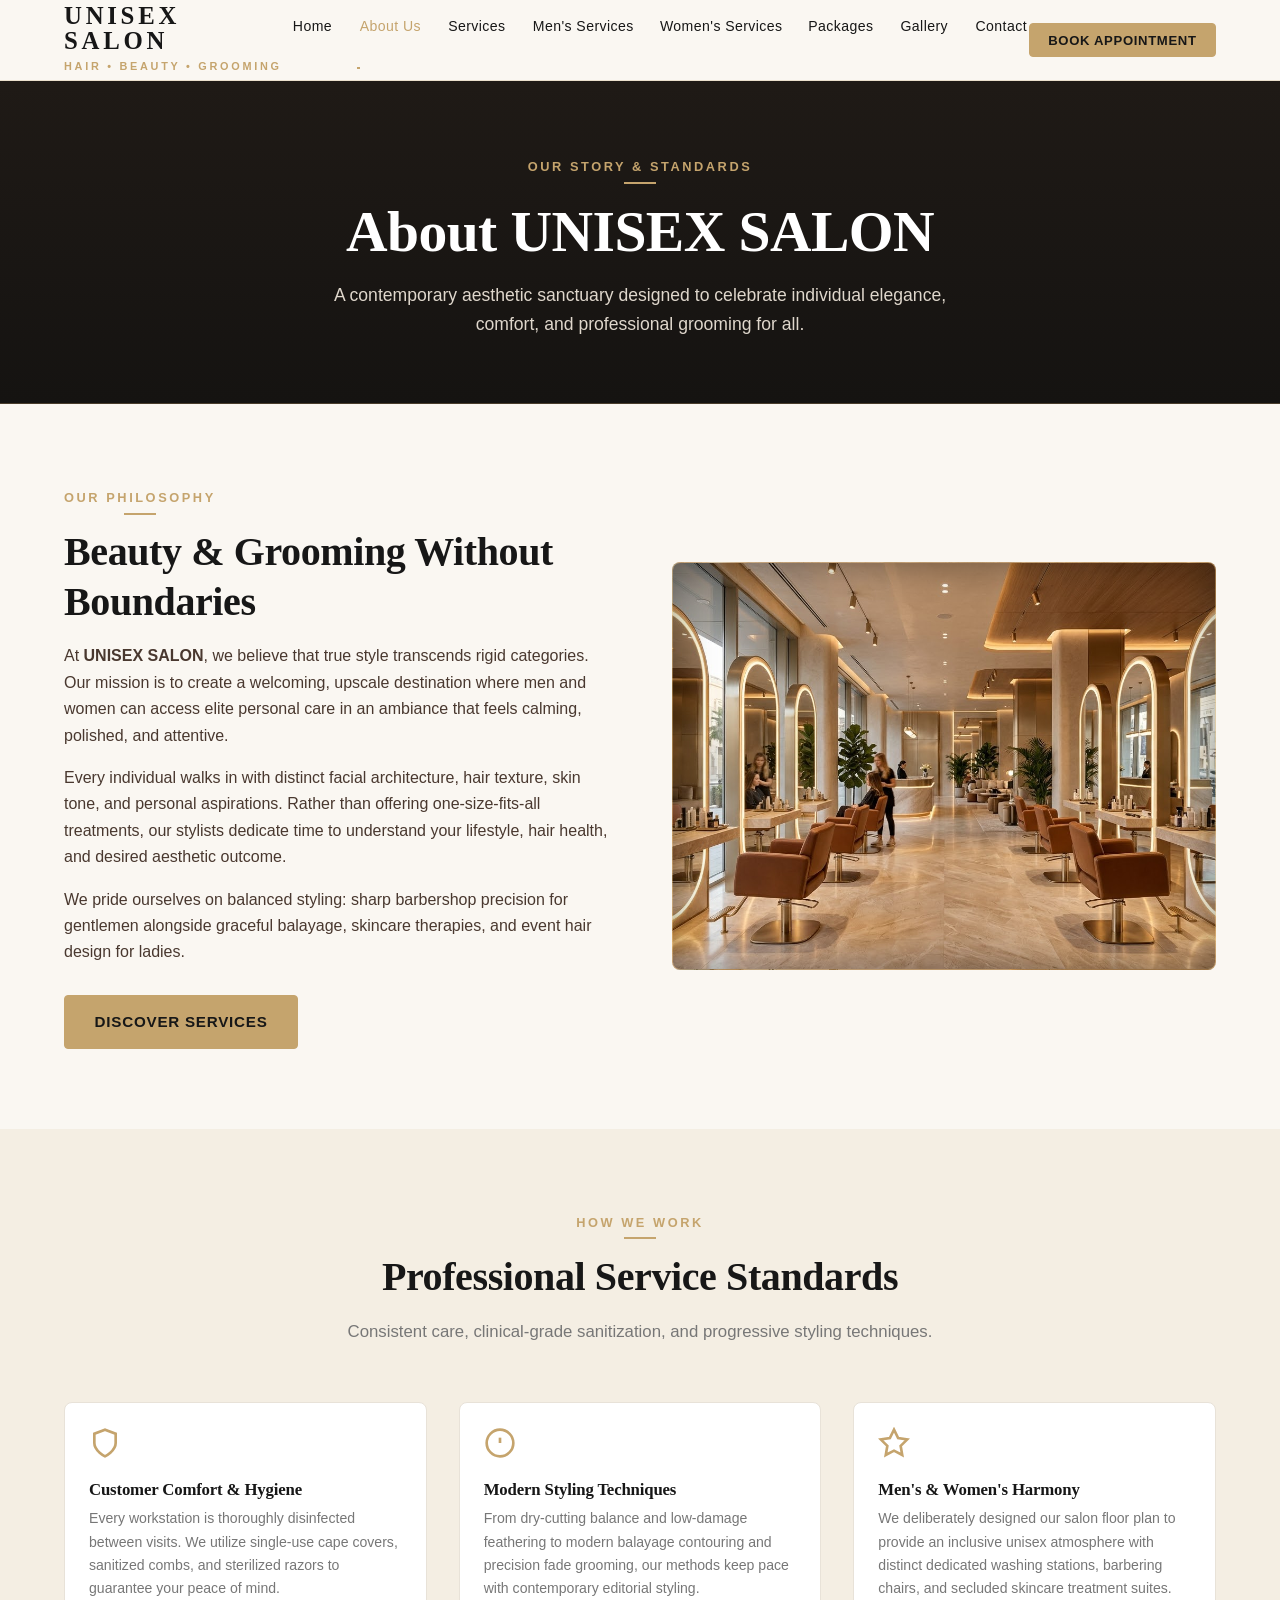
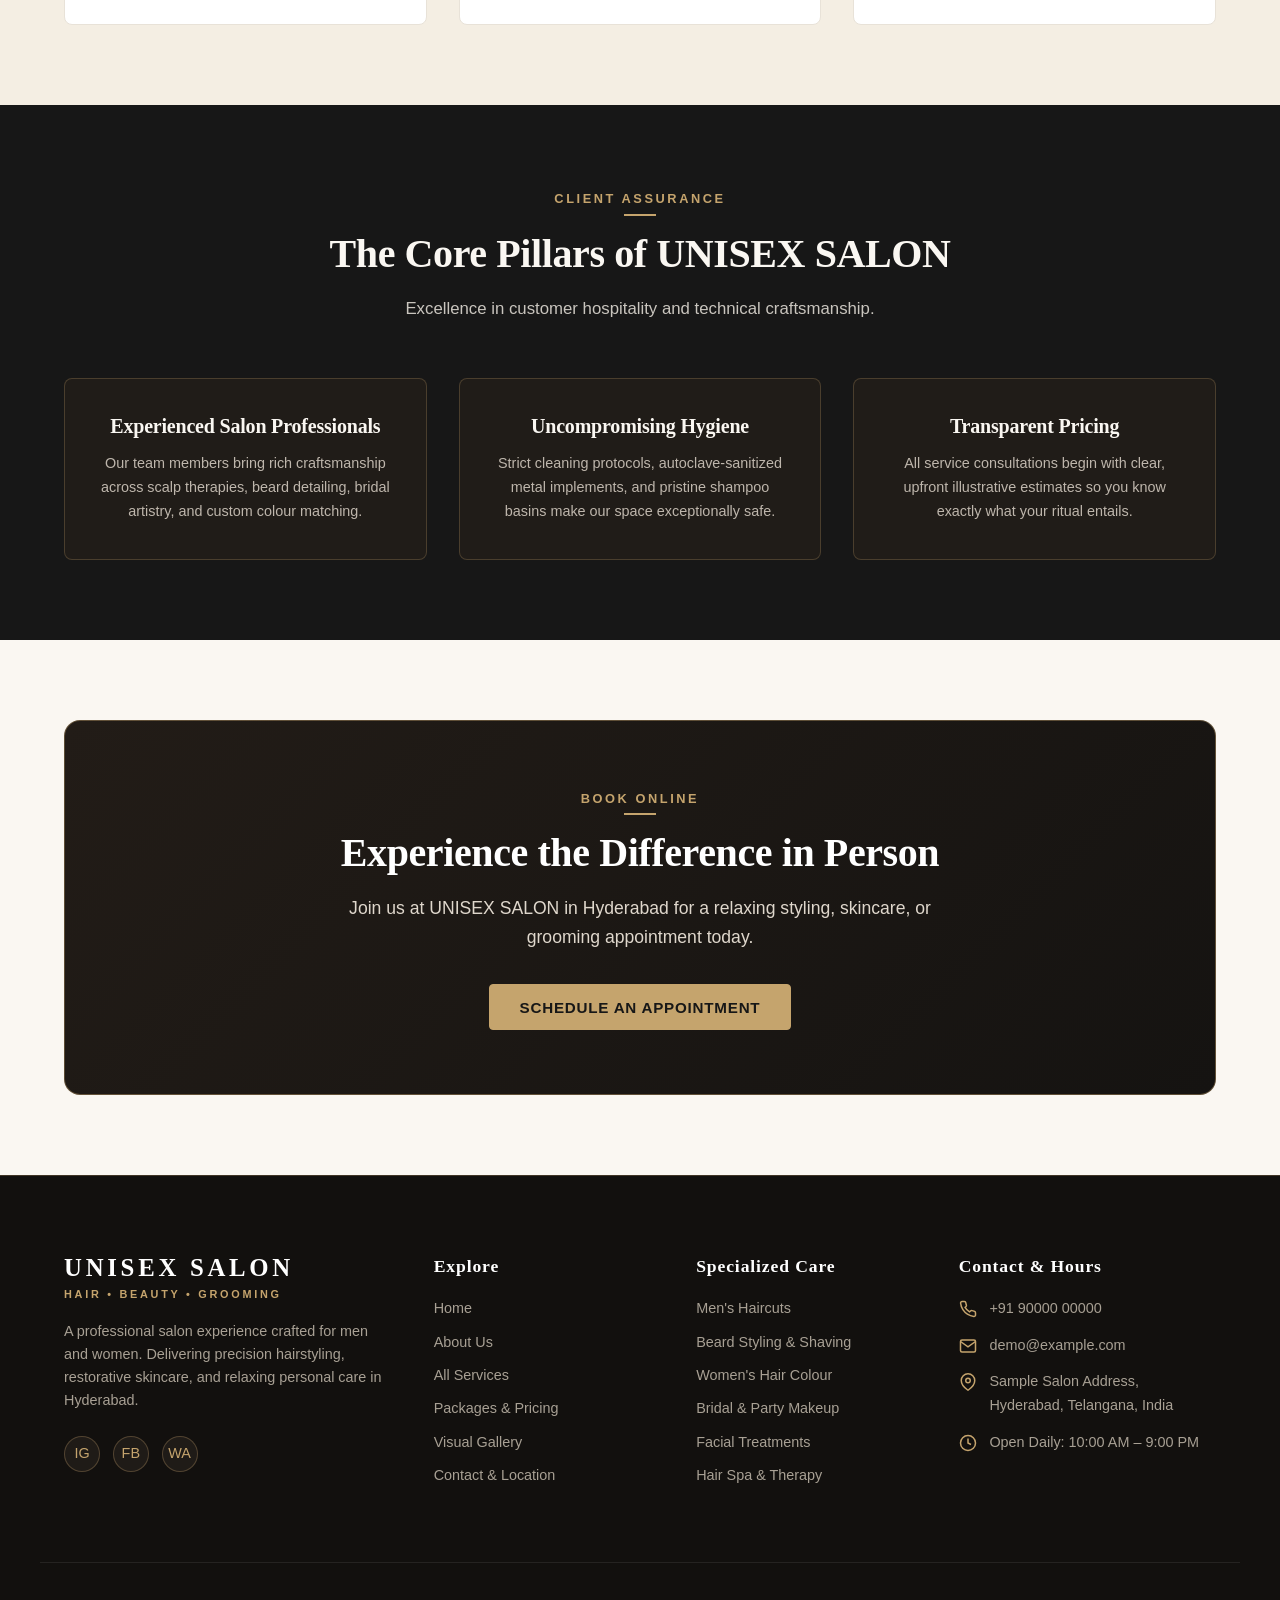
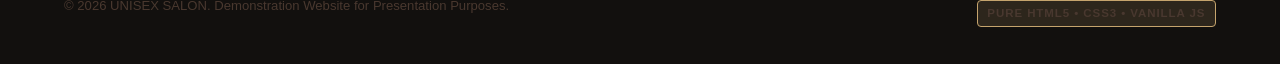
<file: about.html>
<!DOCTYPE html>
<html lang="en">
<head>
  <meta charset="UTF-8">
  <meta name="viewport" content="width=device-width, initial-scale=1.0">
  <meta name="description" content="About UNISEX SALON - Learn about our unisex salon philosophy, beauty standards, hygiene protocols, and dedicated styling approach for men and women.">
  <title>About Us | UNISEX SALON</title>
  <link rel="stylesheet" href="css/style.css">
</head>
<body>

  <!-- Site Header & Navigation -->
  <header class="site-header" role="banner">
    <div class="container header-inner">
      <a href="index.html" class="brand-logo" aria-label="UNISEX SALON Homepage">
        <span class="logo-main">UNISEX SALON</span>
        <span class="logo-sub">Hair • Beauty • Grooming</span>
      </a>

      <nav aria-label="Main Navigation">
        <ul class="nav-menu">
          <li><a href="index.html" class="nav-link">Home</a></li>
          <li><a href="about.html" class="nav-link active">About Us</a></li>
          <li><a href="services.html" class="nav-link">Services</a></li>
          <li><a href="mens-services.html" class="nav-link">Men's Services</a></li>
          <li><a href="womens-services.html" class="nav-link">Women's Services</a></li>
          <li><a href="packages.html" class="nav-link">Packages</a></li>
          <li><a href="gallery.html" class="nav-link">Gallery</a></li>
          <li><a href="contact.html" class="nav-link">Contact</a></li>
        </ul>
      </nav>

      <div class="header-actions">
        <button class="btn btn-primary btn-sm" data-open-booking data-category="women" aria-label="Book an Appointment">Book Appointment</button>
        <button class="mobile-nav-toggle" aria-label="Toggle navigation menu" aria-expanded="false">
          <svg viewBox="0 0 24 24"><line x1="3" y1="12" x2="21" y2="12"></line><line x1="3" y1="6" x2="21" y2="6"></line><line x1="3" y1="18" x2="21" y2="18"></line></svg>
        </button>
      </div>
    </div>
  </header>

  <main>
    <!-- PAGE HERO -->
    <section class="page-hero">
      <div class="container">
        <span class="section-badge">Our Story & Standards</span>
        <h1>About UNISEX SALON</h1>
        <p>A contemporary aesthetic sanctuary designed to celebrate individual elegance, comfort, and professional grooming for all.</p>
      </div>
    </section>

    <!-- SECTION 1: PHILOSOPHY & EDITORIAL LAYOUT -->
    <section class="section">
      <div class="container editorial-layout">
        <div>
          <span class="section-badge">Our Philosophy</span>
          <h2 class="section-title">Beauty & Grooming Without Boundaries</h2>
          <p>At <strong>UNISEX SALON</strong>, we believe that true style transcends rigid categories. Our mission is to create a welcoming, upscale destination where men and women can access elite personal care in an ambiance that feels calming, polished, and attentive.</p>
          <p>Every individual walks in with distinct facial architecture, hair texture, skin tone, and personal aspirations. Rather than offering one-size-fits-all treatments, our stylists dedicate time to understand your lifestyle, hair health, and desired aesthetic outcome.</p>
          <p>We pride ourselves on balanced styling: sharp barbershop precision for gentlemen alongside graceful balayage, skincare therapies, and event hair design for ladies.</p>
          <div style="margin-top: 1.8rem;">
            <a href="services.html" class="btn btn-primary">Discover Services</a>
          </div>
        </div>

        <div>
          <!-- REUSING APPROVED IMAGE PLACEHOLDER 1: SALON HERO -->
          <div class="img-placeholder placeholder-salon-hero aspect-4-3" role="img" aria-label="Salon Hero placeholder in About page">
            <span class="placeholder-badge">Placeholder 1 of 10</span>
            <svg class="placeholder-icon" viewBox="0 0 24 24" fill="none" stroke="currentColor" stroke-width="1.5">
              <path d="M3 9l9-7 9 7v11a2 2 0 0 1-2 2H5a2 2 0 0 1-2-2z"></path>
              <polyline points="9 22 9 12 15 12 15 22"></polyline>
            </svg>
            <h3 class="placeholder-title">Salon Hero</h3>
            <p class="placeholder-desc">Premium modern unisex salon interior with elegant styling stations</p>
            <span class="placeholder-flow-tag">CSS Placeholder • Ready for Google Flow</span>
          </div>
        </div>
      </div>
    </section>

    <!-- SECTION 2: STANDARDS & TECHNIQUES -->
    <section class="section section-beige">
      <div class="container">
        <div class="section-header text-center">
          <span class="section-badge">How We Work</span>
          <h2 class="section-title">Professional Service Standards</h2>
          <p class="section-subtitle">Consistent care, clinical-grade sanitization, and progressive styling techniques.</p>
        </div>

        <div class="services-grid">
          <div class="feature-box">
            <svg class="feature-icon" viewBox="0 0 24 24" fill="none" stroke="currentColor" stroke-width="2">
              <path d="M12 22s8-4 8-10V5l-8-3-8 3v7c0 6 8 10 8 10z"></path>
            </svg>
            <h4>Customer Comfort & Hygiene</h4>
            <p>Every workstation is thoroughly disinfected between visits. We utilize single-use cape covers, sanitized combs, and sterilized razors to guarantee your peace of mind.</p>
          </div>

          <div class="feature-box">
            <svg class="feature-icon" viewBox="0 0 24 24" fill="none" stroke="currentColor" stroke-width="2">
              <circle cx="12" cy="12" r="10"></circle>
              <line x1="12" y1="8" x2="12" y2="12"></line>
              <line x1="12" y1="16" x2="12.01" y2="16"></line>
            </svg>
            <h4>Modern Styling Techniques</h4>
            <p>From dry-cutting balance and low-damage feathering to modern balayage contouring and precision fade grooming, our methods keep pace with contemporary editorial styling.</p>
          </div>

          <div class="feature-box">
            <svg class="feature-icon" viewBox="0 0 24 24" fill="none" stroke="currentColor" stroke-width="2">
              <polygon points="12 2 15.09 8.26 22 9.27 17 14.14 18.18 21.02 12 17.77 5.82 21.02 7 14.14 2 9.27 8.91 8.26 12 2"></polygon>
            </svg>
            <h4>Men's & Women's Harmony</h4>
            <p>We deliberately designed our salon floor plan to provide an inclusive unisex atmosphere with distinct dedicated washing stations, barbering chairs, and secluded skincare treatment suites.</p>
          </div>
        </div>
      </div>
    </section>

    <!-- SECTION 3: WHY CHOOSE US (AS DETAILED IN PROMPT) -->
    <section class="section section-dark">
      <div class="container">
        <div class="section-header text-center">
          <span class="section-badge">Client Assurance</span>
          <h2 class="section-title">The Core Pillars of UNISEX SALON</h2>
          <p class="section-subtitle">Excellence in customer hospitality and technical craftsmanship.</p>
        </div>

        <div class="why-grid">
          <div class="why-card">
            <h3>Experienced Salon Professionals</h3>
            <p>Our team members bring rich craftsmanship across scalp therapies, beard detailing, bridal artistry, and custom colour matching.</p>
          </div>

          <div class="why-card">
            <h3>Uncompromising Hygiene</h3>
            <p>Strict cleaning protocols, autoclave-sanitized metal implements, and pristine shampoo basins make our space exceptionally safe.</p>
          </div>

          <div class="why-card">
            <h3>Transparent Pricing</h3>
            <p>All service consultations begin with clear, upfront illustrative estimates so you know exactly what your ritual entails.</p>
          </div>
        </div>
      </div>
    </section>

    <!-- SECTION 4: CALL TO ACTION -->
    <section class="section">
      <div class="container">
        <div class="cta-banner">
          <span class="section-badge">Book Online</span>
          <h2>Experience the Difference in Person</h2>
          <p>Join us at UNISEX SALON in Hyderabad for a relaxing styling, skincare, or grooming appointment today.</p>
          <button class="btn btn-primary" data-open-booking data-category="women">Schedule an Appointment</button>
        </div>
      </div>
    </section>
  </main>

  <!-- APPOINTMENT MODAL (SHARED COMPONENT) -->
  <div class="modal-backdrop" id="appointmentModal" role="dialog" aria-modal="true" aria-labelledby="appointmentModalTitle">
    <div class="modal-dialog">
      <div class="modal-header">
        <h3 id="appointmentModalTitle">Book an Appointment</h3>
        <button class="modal-close-btn" data-close-modal aria-label="Close modal">&times;</button>
      </div>
      <div class="modal-body">
        <form id="appointmentForm" novalidate>
          <div class="category-toggle-group">
            <label class="toggle-option">
              <input type="radio" name="bookingCategory" value="women" checked>
              <span class="toggle-card">Women's Services</span>
            </label>
            <label class="toggle-option">
              <input type="radio" name="bookingCategory" value="men">
              <span class="toggle-card">Men's Services</span>
            </label>
          </div>

          <div class="form-row">
            <div class="form-group">
              <label for="bookingName" class="form-label">Full Name *</label>
              <input type="text" id="bookingName" class="form-control" placeholder="e.g. Priya / Anish" required>
              <span class="form-feedback">Please enter your name.</span>
            </div>
            <div class="form-group">
              <label for="bookingPhone" class="form-label">Phone Number *</label>
              <input type="tel" id="bookingPhone" class="form-control" placeholder="e.g. +91 90000 00000" required>
              <span class="form-feedback">Please enter a valid contact number.</span>
            </div>
          </div>

          <div class="form-group">
            <label for="bookingEmail" class="form-label">Email Address *</label>
            <input type="email" id="bookingEmail" class="form-control" placeholder="e.g. client@example.com" required>
            <span class="form-feedback">Please enter a valid email address.</span>
          </div>

          <div class="form-group">
            <label for="bookingService" class="form-label">Select Service / Package *</label>
            <select id="bookingService" class="form-control" required>
              <option value="">-- Choose a Service --</option>
            </select>
            <span class="form-feedback">Please choose a service.</span>
          </div>

          <div class="form-row">
            <div class="form-group">
              <label for="bookingStylist" class="form-label">Preferred Stylist</label>
              <select id="bookingStylist" class="form-control">
                <option value="Any Specialist">Any Available Specialist</option>
                <option value="Alex M. (Hair Specialist)">Alex M. (Hair Specialist)</option>
                <option value="Priya S. (Makeup & Skin)">Priya S. (Makeup & Skin)</option>
                <option value="Marcus K. (Barber & Beard)">Marcus K. (Barber & Beard)</option>
                <option value="Elena R. (Spa & Skincare)">Elena R. (Spa & Skincare)</option>
              </select>
            </div>
            <div class="form-group">
              <label for="appointmentDate" class="form-label">Appointment Date *</label>
              <input type="date" id="appointmentDate" class="form-control" required>
              <span class="form-feedback">Please pick a date.</span>
            </div>
          </div>

          <div class="form-row">
            <div class="form-group">
              <label for="bookingTime" class="form-label">Preferred Time *</label>
              <select id="bookingTime" class="form-control" required>
                <option value="">-- Choose Time Slot --</option>
                <option value="10:00 AM">10:00 AM</option>
                <option value="11:30 AM">11:30 AM</option>
                <option value="01:00 PM">01:00 PM</option>
                <option value="02:30 PM">02:30 PM</option>
                <option value="04:00 PM">04:00 PM</option>
                <option value="05:30 PM">05:30 PM</option>
                <option value="07:00 PM">07:00 PM</option>
                <option value="08:00 PM">08:00 PM</option>
              </select>
              <span class="form-feedback">Please pick a preferred slot.</span>
            </div>
            <div class="form-group">
              <label for="bookingNotes" class="form-label">Special Requests (Optional)</label>
              <input type="text" id="bookingNotes" class="form-control" placeholder="Any preferences...">
            </div>
          </div>

          <p style="font-size: 0.78rem; color: var(--color-soft-grey); margin-bottom: 1.5rem;">
            * This frontend booking request displays a sample confirmation. Real bookings are not scheduled.
          </p>

          <button type="submit" class="btn btn-primary" style="width: 100%;">Confirm Appointment Request</button>
        </form>

        <div id="appointmentConfirmation" style="display: none;"></div>
      </div>
    </div>
  </div>

  <!-- Site Footer -->
  <footer class="site-footer" role="contentinfo">
    <div class="container footer-grid">
      <div class="footer-brand">
        <a href="index.html" class="brand-logo">
          <span class="logo-main">UNISEX SALON</span>
          <span class="logo-sub">Hair • Beauty • Grooming</span>
        </a>
        <p>A professional salon experience crafted for men and women. Delivering precision hairstyling, restorative skincare, and relaxing personal care in Hyderabad.</p>
        <div class="social-links">
          <span class="social-pill">IG</span>
          <span class="social-pill">FB</span>
          <span class="social-pill">WA</span>
        </div>
      </div>

      <div class="footer-column">
        <h4>Explore</h4>
        <ul class="footer-links">
          <li><a href="index.html">Home</a></li>
          <li><a href="about.html">About Us</a></li>
          <li><a href="services.html">All Services</a></li>
          <li><a href="packages.html">Packages & Pricing</a></li>
          <li><a href="gallery.html">Visual Gallery</a></li>
          <li><a href="contact.html">Contact & Location</a></li>
        </ul>
      </div>

      <div class="footer-column">
        <h4>Specialized Care</h4>
        <ul class="footer-links">
          <li><a href="mens-services.html">Men's Haircuts</a></li>
          <li><a href="mens-services.html">Beard Styling & Shaving</a></li>
          <li><a href="womens-services.html">Women's Hair Colour</a></li>
          <li><a href="womens-services.html">Bridal & Party Makeup</a></li>
          <li><a href="services.html">Facial Treatments</a></li>
          <li><a href="services.html">Hair Spa & Therapy</a></li>
        </ul>
      </div>

      <div class="footer-column">
        <h4>Contact & Hours</h4>
        <ul class="footer-contact-list">
          <li>
            <svg viewBox="0 0 24 24" fill="none" stroke="currentColor" stroke-width="2"><path d="M22 16.92v3a2 2 0 0 1-2.18 2 19.79 19.79 0 0 1-8.63-3.07 19.5 19.5 0 0 1-6-6 19.79 19.79 0 0 1-3.07-8.67A2 2 0 0 1 4.11 2h3a2 2 0 0 1 2 1.72 12.84 12.84 0 0 0 .7 2.81 2 2 0 0 1-.45 2.11L8.09 9.91a16 16 0 0 0 6 6l1.27-1.27a2 2 0 0 1 2.11-.45 12.84 12.84 0 0 0 2.81.7A2 2 0 0 1 22 16.92z"></path></svg>
            <span>+91 90000 00000</span>
          </li>
          <li>
            <svg viewBox="0 0 24 24" fill="none" stroke="currentColor" stroke-width="2"><path d="M4 4h16c1.1 0 2 .9 2 2v12c0 1.1-.9 2-2 2H4c-1.1 0-2-.9-2-2V6c0-1.1.9-2 2-2z"></path><polyline points="22,6 12,13 2,6"></polyline></svg>
            <span>demo@example.com</span>
          </li>
          <li>
            <svg viewBox="0 0 24 24" fill="none" stroke="currentColor" stroke-width="2"><path d="M21 10c0 7-9 13-9 13s-9-6-9-13a9 9 0 0 1 18 0z"></path><circle cx="12" cy="10" r="3"></circle></svg>
            <span>Sample Salon Address, Hyderabad, Telangana, India</span>
          </li>
          <li>
            <svg viewBox="0 0 24 24" fill="none" stroke="currentColor" stroke-width="2"><circle cx="12" cy="12" r="10"></circle><polyline points="12 6 12 12 16 14"></polyline></svg>
            <span>Open Daily: 10:00 AM – 9:00 PM</span>
          </li>
        </ul>
      </div>
    </div>

    <div class="container footer-bottom">
      <p>&copy; 2026 UNISEX SALON. Demonstration Website for Presentation Purposes.</p>
      <span class="demo-tag">Pure HTML5 • CSS3 • Vanilla JS</span>
    </div>
  </footer>

  <button id="backToTopBtn" class="back-to-top" aria-label="Scroll back to top">
    <svg viewBox="0 0 24 24"><polyline points="18 15 12 9 6 15"></polyline></svg>
  </button>

  <script src="js/script.js"></script>
</body>
</html>
</file>
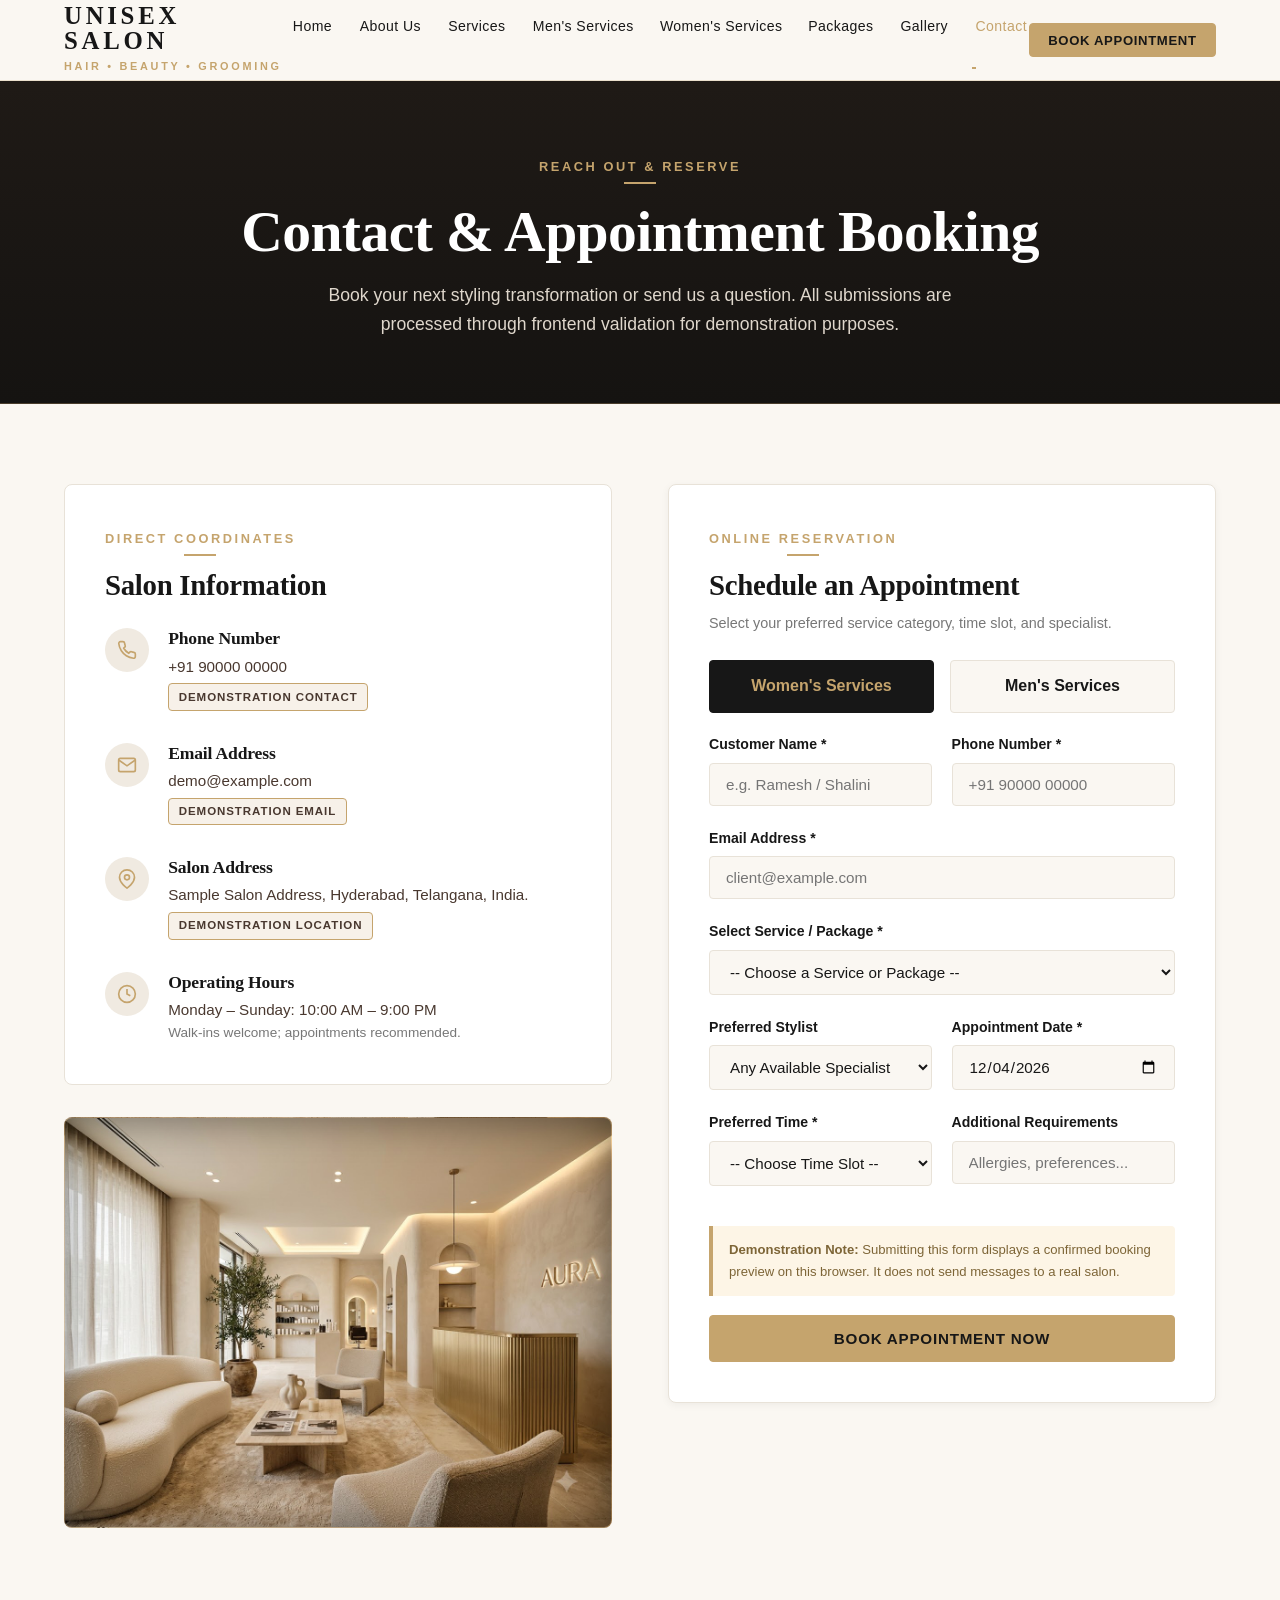
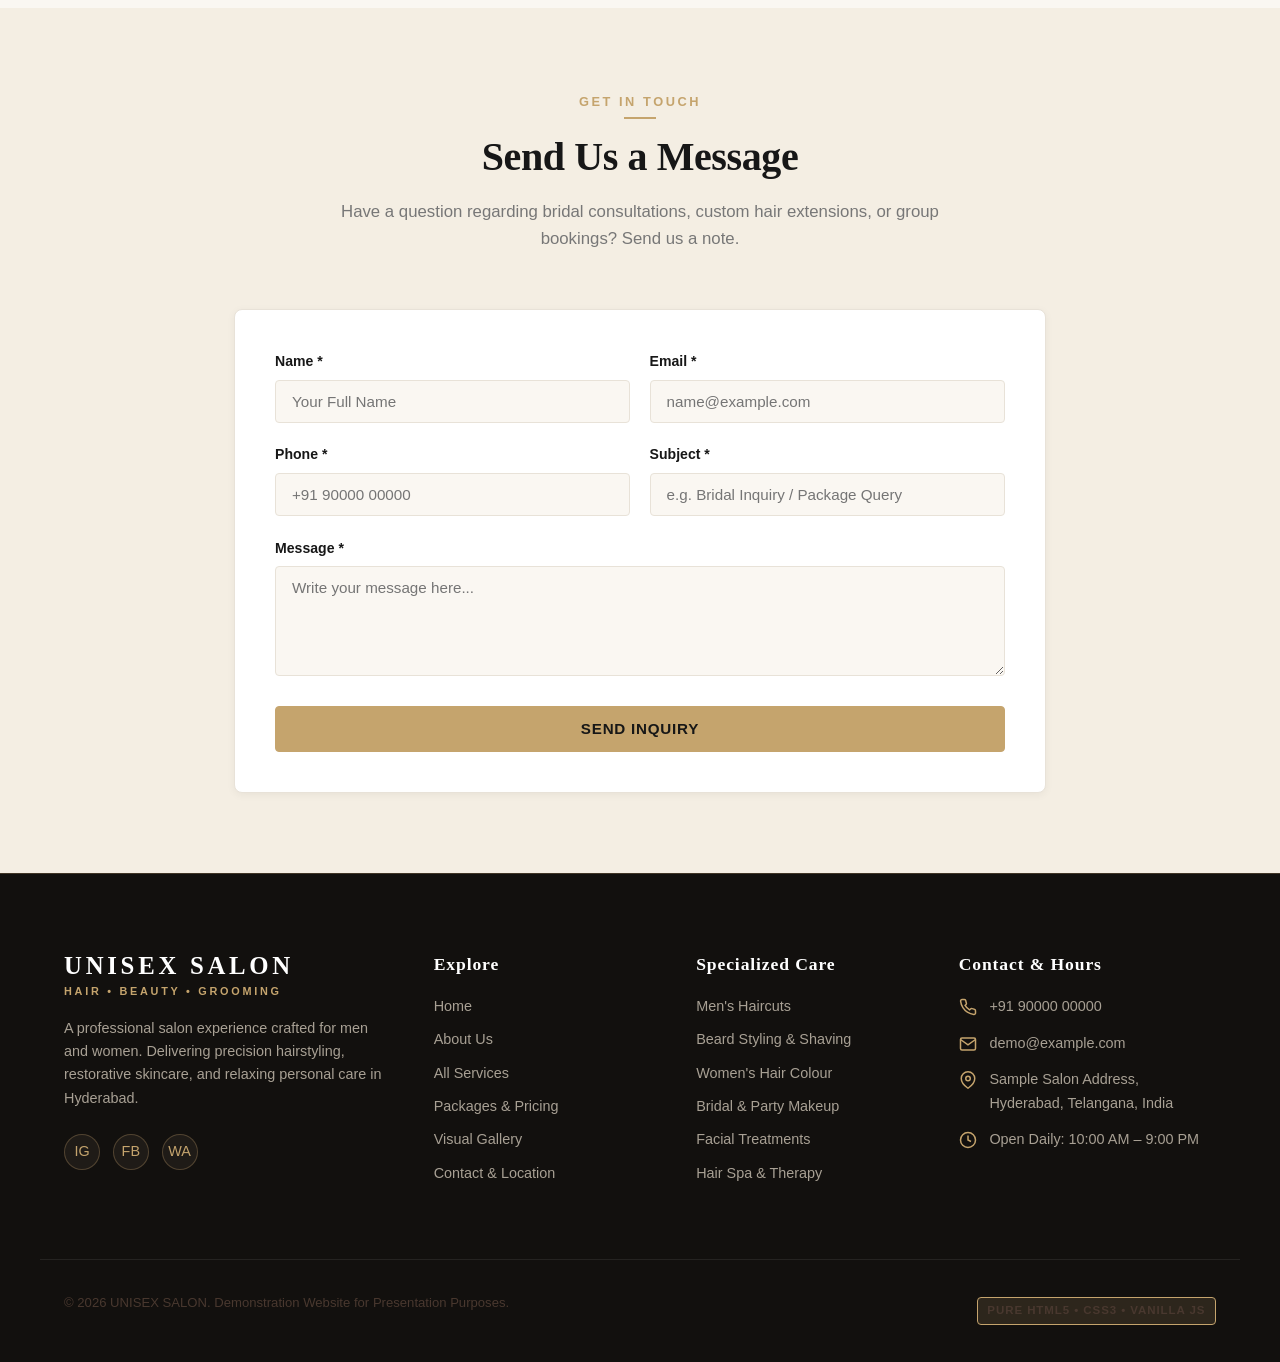
<file: contact.html>
<!DOCTYPE html>
<html lang="en">
<head>
  <meta charset="UTF-8">
  <meta name="viewport" content="width=device-width, initial-scale=1.0">
  <meta name="description" content="Contact UNISEX SALON in Hyderabad, Telangana. Reserve appointments, view salon hours, phone numbers, and send inquiries through our validated demo contact forms.">
  <title>Contact & Appointment | UNISEX SALON</title>
  <link rel="stylesheet" href="css/style.css">
</head>
<body>

  <!-- Site Header & Navigation -->
  <header class="site-header" role="banner">
    <div class="container header-inner">
      <a href="index.html" class="brand-logo" aria-label="UNISEX SALON Homepage">
        <span class="logo-main">UNISEX SALON</span>
        <span class="logo-sub">Hair • Beauty • Grooming</span>
      </a>

      <nav aria-label="Main Navigation">
        <ul class="nav-menu">
          <li><a href="index.html" class="nav-link">Home</a></li>
          <li><a href="about.html" class="nav-link">About Us</a></li>
          <li><a href="services.html" class="nav-link">Services</a></li>
          <li><a href="mens-services.html" class="nav-link">Men's Services</a></li>
          <li><a href="womens-services.html" class="nav-link">Women's Services</a></li>
          <li><a href="packages.html" class="nav-link">Packages</a></li>
          <li><a href="gallery.html" class="nav-link">Gallery</a></li>
          <li><a href="contact.html" class="nav-link active">Contact</a></li>
        </ul>
      </nav>

      <div class="header-actions">
        <button class="btn btn-primary btn-sm" data-open-booking data-category="women" aria-label="Book an Appointment">Book Appointment</button>
        <button class="mobile-nav-toggle" aria-label="Toggle navigation menu" aria-expanded="false">
          <svg viewBox="0 0 24 24"><line x1="3" y1="12" x2="21" y2="12"></line><line x1="3" y1="6" x2="21" y2="6"></line><line x1="3" y1="18" x2="21" y2="18"></line></svg>
        </button>
      </div>
    </div>
  </header>

  <main>
    <!-- PAGE HERO -->
    <section class="page-hero">
      <div class="container">
        <span class="section-badge">Reach Out & Reserve</span>
        <h1>Contact & Appointment Booking</h1>
        <p>Book your next styling transformation or send us a question. All submissions are processed through frontend validation for demonstration purposes.</p>
      </div>
    </section>

    <!-- SECTION: CONTACT INFO & IN-PAGE BOOKING FORM -->
    <section class="section">
      <div class="container contact-grid">

        <!-- LEFT COLUMN: CONTACT DETAILS & SALON AMBIANCE -->
        <div>
          <div class="contact-info-card" style="margin-bottom: 2rem;">
            <span class="section-badge">Direct Coordinates</span>
            <h2 style="font-size: 1.8rem; margin-bottom: 1.5rem;">Salon Information</h2>

            <div class="info-item">
              <div class="info-icon">
                <svg viewBox="0 0 24 24" fill="none" stroke="currentColor" stroke-width="2"><path d="M22 16.92v3a2 2 0 0 1-2.18 2 19.79 19.79 0 0 1-8.63-3.07 19.5 19.5 0 0 1-6-6 19.79 19.79 0 0 1-3.07-8.67A2 2 0 0 1 4.11 2h3a2 2 0 0 1 2 1.72 12.84 12.84 0 0 0 .7 2.81 2 2 0 0 1-.45 2.11L8.09 9.91a16 16 0 0 0 6 6l1.27-1.27a2 2 0 0 1 2.11-.45 12.84 12.84 0 0 0 2.81.7A2 2 0 0 1 22 16.92z"></path></svg>
              </div>
              <div class="info-text">
                <h4>Phone Number</h4>
                <p>+91 90000 00000</p>
                <span class="demo-tag" style="margin-top: 0.3rem;">Demonstration Contact</span>
              </div>
            </div>

            <div class="info-item">
              <div class="info-icon">
                <svg viewBox="0 0 24 24" fill="none" stroke="currentColor" stroke-width="2"><path d="M4 4h16c1.1 0 2 .9 2 2v12c0 1.1-.9 2-2 2H4c-1.1 0-2-.9-2-2V6c0-1.1.9-2 2-2z"></path><polyline points="22,6 12,13 2,6"></polyline></svg>
              </div>
              <div class="info-text">
                <h4>Email Address</h4>
                <p>demo@example.com</p>
                <span class="demo-tag" style="margin-top: 0.3rem;">Demonstration Email</span>
              </div>
            </div>

            <div class="info-item">
              <div class="info-icon">
                <svg viewBox="0 0 24 24" fill="none" stroke="currentColor" stroke-width="2"><path d="M21 10c0 7-9 13-9 13s-9-6-9-13a9 9 0 0 1 18 0z"></path><circle cx="12" cy="10" r="3"></circle></svg>
              </div>
              <div class="info-text">
                <h4>Salon Address</h4>
                <p>Sample Salon Address, Hyderabad, Telangana, India.</p>
                <span class="demo-tag" style="margin-top: 0.3rem;">Demonstration Location</span>
              </div>
            </div>

            <div class="info-item">
              <div class="info-icon">
                <svg viewBox="0 0 24 24" fill="none" stroke="currentColor" stroke-width="2"><circle cx="12" cy="12" r="10"></circle><polyline points="12 6 12 12 16 14"></polyline></svg>
              </div>
              <div class="info-text">
                <h4>Operating Hours</h4>
                <p>Monday – Sunday: 10:00 AM – 9:00 PM</p>
                <p style="font-size: 0.85rem; color: var(--color-soft-grey);">Walk-ins welcome; appointments recommended.</p>
              </div>
            </div>
          </div>

          <!-- REUSING APPROVED IMAGE PLACEHOLDER 10: SALON INTERIOR -->
          <div class="img-placeholder placeholder-salon-interior aspect-4-3" role="img" aria-label="Salon Interior: Luxury salon reception and customer waiting area">
            <span class="placeholder-badge">Placeholder 10 of 10</span>
            <svg class="placeholder-icon" viewBox="0 0 24 24" fill="none" stroke="currentColor" stroke-width="1.5">
              <rect x="2" y="3" width="20" height="14" rx="2" ry="2"></rect>
              <line x1="8" y1="21" x2="16" y2="21"></line>
              <line x1="12" y1="17" x2="12" y2="21"></line>
            </svg>
            <h3 class="placeholder-title">Salon Interior</h3>
            <p class="placeholder-desc">Luxury salon reception and customer waiting area</p>
            <span class="placeholder-flow-tag">CSS Placeholder • Ready for Google Flow</span>
          </div>
        </div>

        <!-- RIGHT COLUMN: APPOINTMENT BOOKING FORM -->
        <div>
          <div class="form-box">
            <span class="section-badge">Online Reservation</span>
            <h2 style="font-size: 1.8rem; margin-bottom: 0.5rem;">Schedule an Appointment</h2>
            <p style="color: var(--color-soft-grey); font-size: 0.9rem; margin-bottom: 1.5rem;">Select your preferred service category, time slot, and specialist.</p>

            <form id="inPageBookingForm" novalidate>
              <div class="category-toggle-group">
                <label class="toggle-option">
                  <input type="radio" name="bookingCategory" value="women" checked>
                  <span class="toggle-card">Women's Services</span>
                </label>
                <label class="toggle-option">
                  <input type="radio" name="bookingCategory" value="men">
                  <span class="toggle-card">Men's Services</span>
                </label>
              </div>

              <div class="form-row">
                <div class="form-group">
                  <label for="bookingName" class="form-label">Customer Name *</label>
                  <input type="text" id="bookingName" class="form-control" placeholder="e.g. Ramesh / Shalini" required>
                  <span class="form-feedback">Please enter your name.</span>
                </div>
                <div class="form-group">
                  <label for="bookingPhone" class="form-label">Phone Number *</label>
                  <input type="tel" id="bookingPhone" class="form-control" placeholder="+91 90000 00000" required>
                  <span class="form-feedback">Please enter a valid phone number.</span>
                </div>
              </div>

              <div class="form-group">
                <label for="bookingEmail" class="form-label">Email Address *</label>
                <input type="email" id="bookingEmail" class="form-control" placeholder="client@example.com" required>
                <span class="form-feedback">Please enter a valid email address.</span>
              </div>

              <div class="form-group">
                <label for="bookingService" class="form-label">Select Service / Package *</label>
                <select id="bookingService" class="form-control" required>
                  <option value="">-- Choose a Service or Package --</option>
                </select>
                <span class="form-feedback">Please select a service.</span>
              </div>

              <div class="form-row">
                <div class="form-group">
                  <label for="bookingStylist" class="form-label">Preferred Stylist</label>
                  <select id="bookingStylist" class="form-control">
                    <option value="Any Specialist">Any Available Specialist</option>
                    <option value="Alex M. (Hair Specialist)">Alex M. (Hair Specialist)</option>
                    <option value="Priya S. (Makeup & Skin)">Priya S. (Makeup & Skin)</option>
                    <option value="Marcus K. (Barber & Beard)">Marcus K. (Barber & Beard)</option>
                    <option value="Elena R. (Spa & Skincare)">Elena R. (Spa & Skincare)</option>
                  </select>
                </div>
                <div class="form-group">
                  <label for="appointmentDate" class="form-label">Appointment Date *</label>
                  <input type="date" id="appointmentDate" class="form-control" required>
                  <span class="form-feedback">Please choose a date.</span>
                </div>
              </div>

              <div class="form-row">
                <div class="form-group">
                  <label for="bookingTime" class="form-label">Preferred Time *</label>
                  <select id="bookingTime" class="form-control" required>
                    <option value="">-- Choose Time Slot --</option>
                    <option value="10:00 AM">10:00 AM</option>
                    <option value="11:30 AM">11:30 AM</option>
                    <option value="01:00 PM">01:00 PM</option>
                    <option value="02:30 PM">02:30 PM</option>
                    <option value="04:00 PM">04:00 PM</option>
                    <option value="05:30 PM">05:30 PM</option>
                    <option value="07:00 PM">07:00 PM</option>
                    <option value="08:00 PM">08:00 PM</option>
                  </select>
                  <span class="form-feedback">Please pick a time slot.</span>
                </div>
                <div class="form-group">
                  <label for="bookingNotes" class="form-label">Additional Requirements</label>
                  <input type="text" id="bookingNotes" class="form-control" placeholder="Allergies, preferences...">
                </div>
              </div>

              <div class="demo-disclaimer-alert" style="margin: 1.2rem 0;">
                <strong>Demonstration Note:</strong> Submitting this form displays a confirmed booking preview on this browser. It does not send messages to a real salon.
              </div>

              <button type="submit" class="btn btn-primary" style="width: 100%;">Book Appointment Now</button>
            </form>
          </div>
        </div>

      </div>
    </section>

    <!-- SECTION: GENERAL CONTACT ENQUIRY FORM -->
    <section class="section section-beige">
      <div class="container container-narrow">
        <div class="section-header text-center">
          <span class="section-badge">Get in Touch</span>
          <h2 class="section-title">Send Us a Message</h2>
          <p class="section-subtitle">Have a question regarding bridal consultations, custom hair extensions, or group bookings? Send us a note.</p>
        </div>

        <div class="form-box">
          <form id="contactForm" novalidate>
            <div class="form-row">
              <div class="form-group">
                <label for="contactName" class="form-label">Name *</label>
                <input type="text" id="contactName" class="form-control" placeholder="Your Full Name" required>
                <span class="form-feedback">Please enter your name.</span>
              </div>
              <div class="form-group">
                <label for="contactEmail" class="form-label">Email *</label>
                <input type="email" id="contactEmail" class="form-control" placeholder="name@example.com" required>
                <span class="form-feedback">Please enter your email.</span>
              </div>
            </div>

            <div class="form-row">
              <div class="form-group">
                <label for="contactPhone" class="form-label">Phone *</label>
                <input type="tel" id="contactPhone" class="form-control" placeholder="+91 90000 00000" required>
                <span class="form-feedback">Please enter your phone number.</span>
              </div>
              <div class="form-group">
                <label for="contactSubject" class="form-label">Subject *</label>
                <input type="text" id="contactSubject" class="form-control" placeholder="e.g. Bridal Inquiry / Package Query" required>
                <span class="form-feedback">Please enter a subject.</span>
              </div>
            </div>

            <div class="form-group">
              <label for="contactMessage" class="form-label">Message *</label>
              <textarea id="contactMessage" class="form-control" placeholder="Write your message here..." required></textarea>
              <span class="form-feedback">Please write your message.</span>
            </div>

            <button type="submit" class="btn btn-primary" style="width: 100%;">Send Inquiry</button>
          </form>
        </div>
      </div>
    </section>
  </main>

  <!-- APPOINTMENT MODAL (SHARED) -->
  <div class="modal-backdrop" id="appointmentModal" role="dialog" aria-modal="true" aria-labelledby="appointmentModalTitle">
    <div class="modal-dialog">
      <div class="modal-header">
        <h3 id="appointmentModalTitle">Book an Appointment</h3>
        <button class="modal-close-btn" data-close-modal aria-label="Close modal">&times;</button>
      </div>
      <div class="modal-body">
        <form id="appointmentForm" novalidate>
          <div class="category-toggle-group">
            <label class="toggle-option">
              <input type="radio" name="bookingCategory" value="women" checked>
              <span class="toggle-card">Women's Services</span>
            </label>
            <label class="toggle-option">
              <input type="radio" name="bookingCategory" value="men">
              <span class="toggle-card">Men's Services</span>
            </label>
          </div>

          <div class="form-row">
            <div class="form-group">
              <label for="modalBookingName" class="form-label">Full Name *</label>
              <input type="text" id="modalBookingName" class="form-control" placeholder="e.g. Ramesh / Maya" required>
              <span class="form-feedback">Please enter your name.</span>
            </div>
            <div class="form-group">
              <label for="modalBookingPhone" class="form-label">Phone Number *</label>
              <input type="tel" id="modalBookingPhone" class="form-control" placeholder="e.g. +91 90000 00000" required>
              <span class="form-feedback">Please enter a valid contact number.</span>
            </div>
          </div>

          <div class="form-group">
            <label for="modalBookingEmail" class="form-label">Email Address *</label>
            <input type="email" id="modalBookingEmail" class="form-control" placeholder="e.g. client@example.com" required>
            <span class="form-feedback">Please enter a valid email address.</span>
          </div>

          <div class="form-group">
            <label for="modalBookingService" class="form-label">Select Service / Package *</label>
            <select id="modalBookingService" class="form-control" required>
              <option value="">-- Choose a Service --</option>
            </select>
            <span class="form-feedback">Please choose a service.</span>
          </div>

          <div class="form-row">
            <div class="form-group">
              <label for="modalBookingStylist" class="form-label">Preferred Stylist</label>
              <select id="modalBookingStylist" class="form-control">
                <option value="Any Specialist">Any Available Specialist</option>
                <option value="Alex M. (Hair Specialist)">Alex M. (Hair Specialist)</option>
                <option value="Priya S. (Makeup & Skin)">Priya S. (Makeup & Skin)</option>
                <option value="Marcus K. (Barber & Beard)">Marcus K. (Barber & Beard)</option>
                <option value="Elena R. (Spa & Skincare)">Elena R. (Spa & Skincare)</option>
              </select>
            </div>
            <div class="form-group">
              <label for="modalAppointmentDate" class="form-label">Appointment Date *</label>
              <input type="date" id="modalAppointmentDate" class="form-control" required>
              <span class="form-feedback">Please pick a date.</span>
            </div>
          </div>

          <div class="form-row">
            <div class="form-group">
              <label for="modalBookingTime" class="form-label">Preferred Time *</label>
              <select id="modalBookingTime" class="form-control" required>
                <option value="">-- Choose Time Slot --</option>
                <option value="10:00 AM">10:00 AM</option>
                <option value="11:30 AM">11:30 AM</option>
                <option value="01:00 PM">01:00 PM</option>
                <option value="02:30 PM">02:30 PM</option>
                <option value="04:00 PM">04:00 PM</option>
                <option value="05:30 PM">05:30 PM</option>
                <option value="07:00 PM">07:00 PM</option>
                <option value="08:00 PM">08:00 PM</option>
              </select>
              <span class="form-feedback">Please pick a preferred slot.</span>
            </div>
            <div class="form-group">
              <label for="modalBookingNotes" class="form-label">Special Requests (Optional)</label>
              <input type="text" id="modalBookingNotes" class="form-control" placeholder="Any preferences...">
            </div>
          </div>

          <p style="font-size: 0.78rem; color: var(--color-soft-grey); margin-bottom: 1.5rem;">
            * All prices shown are illustrative demo prices. Real bookings are not scheduled.
          </p>

          <button type="submit" class="btn btn-primary" style="width: 100%;">Confirm Appointment Request</button>
        </form>

        <div id="appointmentConfirmation" style="display: none;"></div>
      </div>
    </div>
  </div>

  <!-- Site Footer -->
  <footer class="site-footer" role="contentinfo">
    <div class="container footer-grid">
      <div class="footer-brand">
        <a href="index.html" class="brand-logo">
          <span class="logo-main">UNISEX SALON</span>
          <span class="logo-sub">Hair • Beauty • Grooming</span>
        </a>
        <p>A professional salon experience crafted for men and women. Delivering precision hairstyling, restorative skincare, and relaxing personal care in Hyderabad.</p>
        <div class="social-links">
          <span class="social-pill">IG</span>
          <span class="social-pill">FB</span>
          <span class="social-pill">WA</span>
        </div>
      </div>

      <div class="footer-column">
        <h4>Explore</h4>
        <ul class="footer-links">
          <li><a href="index.html">Home</a></li>
          <li><a href="about.html">About Us</a></li>
          <li><a href="services.html">All Services</a></li>
          <li><a href="packages.html">Packages & Pricing</a></li>
          <li><a href="gallery.html">Visual Gallery</a></li>
          <li><a href="contact.html">Contact & Location</a></li>
        </ul>
      </div>

      <div class="footer-column">
        <h4>Specialized Care</h4>
        <ul class="footer-links">
          <li><a href="mens-services.html">Men's Haircuts</a></li>
          <li><a href="mens-services.html">Beard Styling & Shaving</a></li>
          <li><a href="womens-services.html">Women's Hair Colour</a></li>
          <li><a href="womens-services.html">Bridal & Party Makeup</a></li>
          <li><a href="services.html">Facial Treatments</a></li>
          <li><a href="services.html">Hair Spa & Therapy</a></li>
        </ul>
      </div>

      <div class="footer-column">
        <h4>Contact & Hours</h4>
        <ul class="footer-contact-list">
          <li>
            <svg viewBox="0 0 24 24" fill="none" stroke="currentColor" stroke-width="2"><path d="M22 16.92v3a2 2 0 0 1-2.18 2 19.79 19.79 0 0 1-8.63-3.07 19.5 19.5 0 0 1-6-6 19.79 19.79 0 0 1-3.07-8.67A2 2 0 0 1 4.11 2h3a2 2 0 0 1 2 1.72 12.84 12.84 0 0 0 .7 2.81 2 2 0 0 1-.45 2.11L8.09 9.91a16 16 0 0 0 6 6l1.27-1.27a2 2 0 0 1 2.11-.45 12.84 12.84 0 0 0 2.81.7A2 2 0 0 1 22 16.92z"></path></svg>
            <span>+91 90000 00000</span>
          </li>
          <li>
            <svg viewBox="0 0 24 24" fill="none" stroke="currentColor" stroke-width="2"><path d="M4 4h16c1.1 0 2 .9 2 2v12c0 1.1-.9 2-2 2H4c-1.1 0-2-.9-2-2V6c0-1.1.9-2 2-2z"></path><polyline points="22,6 12,13 2,6"></polyline></svg>
            <span>demo@example.com</span>
          </li>
          <li>
            <svg viewBox="0 0 24 24" fill="none" stroke="currentColor" stroke-width="2"><path d="M21 10c0 7-9 13-9 13s-9-6-9-13a9 9 0 0 1 18 0z"></path><circle cx="12" cy="10" r="3"></circle></svg>
            <span>Sample Salon Address, Hyderabad, Telangana, India</span>
          </li>
          <li>
            <svg viewBox="0 0 24 24" fill="none" stroke="currentColor" stroke-width="2"><circle cx="12" cy="12" r="10"></circle><polyline points="12 6 12 12 16 14"></polyline></svg>
            <span>Open Daily: 10:00 AM – 9:00 PM</span>
          </li>
        </ul>
      </div>
    </div>

    <div class="container footer-bottom">
      <p>&copy; 2026 UNISEX SALON. Demonstration Website for Presentation Purposes.</p>
      <span class="demo-tag">Pure HTML5 • CSS3 • Vanilla JS</span>
    </div>
  </footer>

  <button id="backToTopBtn" class="back-to-top" aria-label="Scroll back to top">
    <svg viewBox="0 0 24 24"><polyline points="18 15 12 9 6 15"></polyline></svg>
  </button>

  <script src="js/script.js"></script>
</body>
</html>
</file>
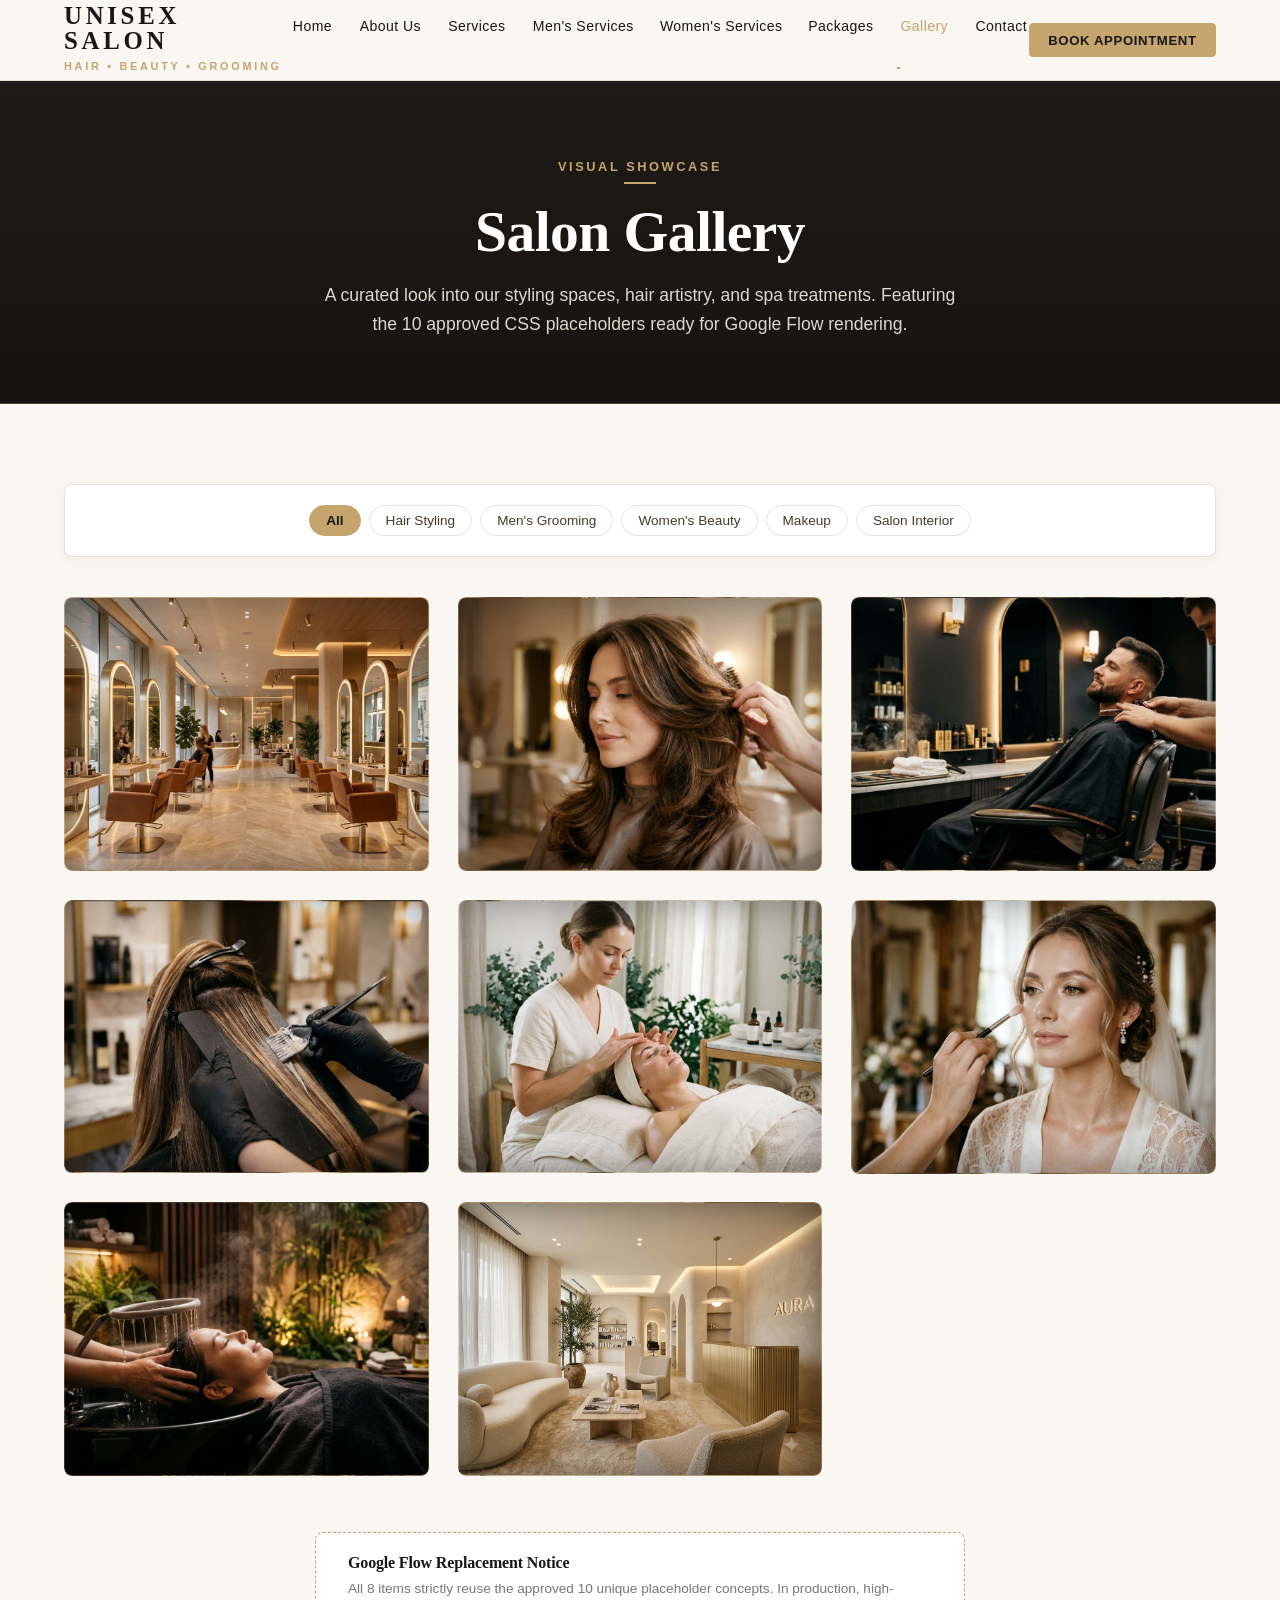
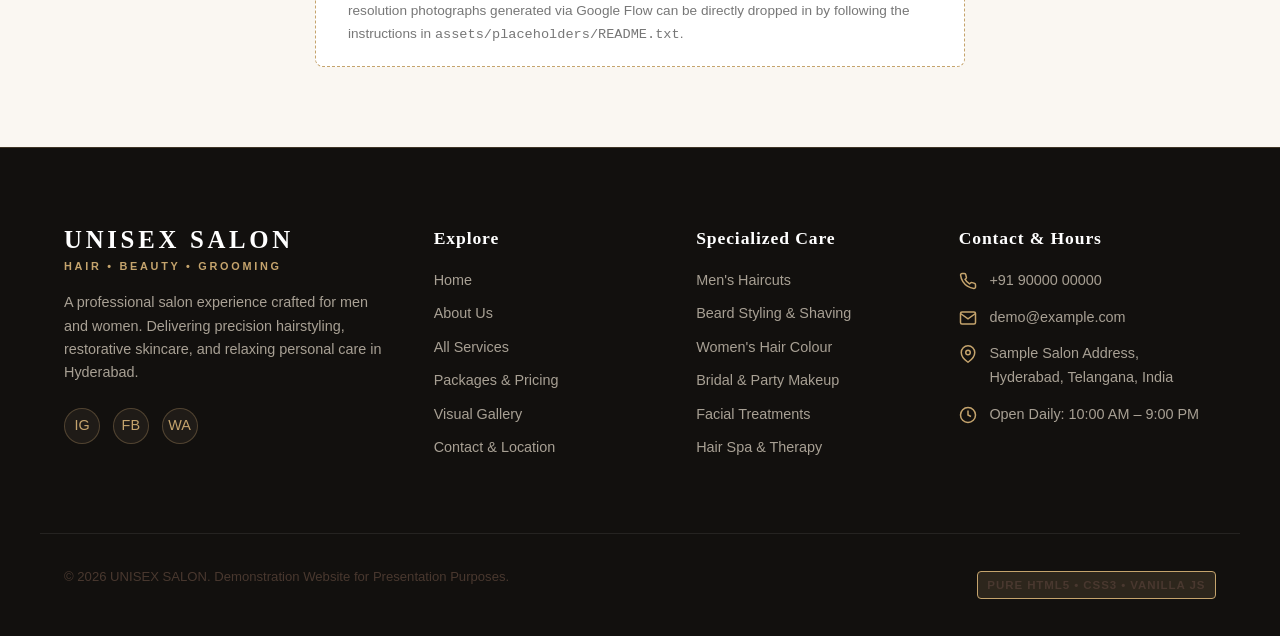
<file: gallery.html>
<!DOCTYPE html>
<html lang="en">
<head>
  <meta charset="UTF-8">
  <meta name="viewport" content="width=device-width, initial-scale=1.0">
  <meta name="description" content="UNISEX SALON Visual Gallery - An editorial showcase featuring the 10 approved placeholder concepts for hair, makeup, spa, and salon interiors.">
  <title>Gallery | UNISEX SALON</title>
  <link rel="stylesheet" href="css/style.css">
</head>
<body>

  <!-- Site Header & Navigation -->
  <header class="site-header" role="banner">
    <div class="container header-inner">
      <a href="index.html" class="brand-logo" aria-label="UNISEX SALON Homepage">
        <span class="logo-main">UNISEX SALON</span>
        <span class="logo-sub">Hair • Beauty • Grooming</span>
      </a>

      <nav aria-label="Main Navigation">
        <ul class="nav-menu">
          <li><a href="index.html" class="nav-link">Home</a></li>
          <li><a href="about.html" class="nav-link">About Us</a></li>
          <li><a href="services.html" class="nav-link">Services</a></li>
          <li><a href="mens-services.html" class="nav-link">Men's Services</a></li>
          <li><a href="womens-services.html" class="nav-link">Women's Services</a></li>
          <li><a href="packages.html" class="nav-link">Packages</a></li>
          <li><a href="gallery.html" class="nav-link active">Gallery</a></li>
          <li><a href="contact.html" class="nav-link">Contact</a></li>
        </ul>
      </nav>

      <div class="header-actions">
        <button class="btn btn-primary btn-sm" data-open-booking data-category="women" aria-label="Book an Appointment">Book Appointment</button>
        <button class="mobile-nav-toggle" aria-label="Toggle navigation menu" aria-expanded="false">
          <svg viewBox="0 0 24 24"><line x1="3" y1="12" x2="21" y2="12"></line><line x1="3" y1="6" x2="21" y2="6"></line><line x1="3" y1="18" x2="21" y2="18"></line></svg>
        </button>
      </div>
    </div>
  </header>

  <main>
    <!-- PAGE HERO -->
    <section class="page-hero">
      <div class="container">
        <span class="section-badge">Visual Showcase</span>
        <h1>Salon Gallery</h1>
        <p>A curated look into our styling spaces, hair artistry, and spa treatments. Featuring the 10 approved CSS placeholders ready for Google Flow rendering.</p>
      </div>
    </section>

    <!-- GALLERY SECTION -->
    <section class="section">
      <div class="container">

        <!-- GALLERY FILTER TOOLBAR -->
        <div class="filter-toolbar" style="justify-content: center; margin-bottom: 2.5rem;">
          <div class="filter-pills" role="tablist" aria-label="Gallery Categories">
            <button class="filter-btn active" data-gallery-filter="all">All</button>
            <button class="filter-btn" data-gallery-filter="hair">Hair Styling</button>
            <button class="filter-btn" data-gallery-filter="men">Men's Grooming</button>
            <button class="filter-btn" data-gallery-filter="beauty">Women's Beauty</button>
            <button class="filter-btn" data-gallery-filter="makeup">Makeup</button>
            <button class="filter-btn" data-gallery-filter="interior">Salon Interior</button>
          </div>
        </div>

        <!-- 8 CAREFULLY REUSED GALLERY CARDS (USING ONLY THE 10 APPROVED CONCEPTS) -->
        <div class="gallery-grid">

          <!-- Card 1: Salon Hero (Concept 1) -->
          <div class="gallery-item" data-gallery-category="interior" tabindex="0" role="button" aria-label="View Salon Hero placeholder">
            <div class="img-placeholder placeholder-salon-hero aspect-4-3">
              <span class="placeholder-badge">Concept 1 of 10</span>
              <h4 class="placeholder-title">Salon Hero Interior</h4>
              <p class="placeholder-desc">Modern unisex salon styling stations</p>
            </div>
            <div class="gallery-overlay">
              <h4>Modern Styling Bays</h4>
              <span>Salon Interior</span>
              <p style="font-size:0.75rem; margin-top:0.4rem; color:#d6cfc5;">Click to preview full-size</p>
            </div>
          </div>

          <!-- Card 2: Women's Hair (Concept 2) -->
          <div class="gallery-item" data-gallery-category="hair" tabindex="0" role="button" aria-label="View Women's Hairstyling placeholder">
            <div class="img-placeholder placeholder-womens-hair aspect-4-3">
              <span class="placeholder-badge">Concept 2 of 10</span>
              <h4 class="placeholder-title">Women's Hairstyling</h4>
              <p class="placeholder-desc">Layered precision blowout</p>
            </div>
            <div class="gallery-overlay">
              <h4>Precision Layers & Blowout</h4>
              <span>Hair Styling</span>
              <p style="font-size:0.75rem; margin-top:0.4rem; color:#d6cfc5;">Click to preview full-size</p>
            </div>
          </div>

          <!-- Card 3: Men's Grooming (Concept 3) -->
          <div class="gallery-item" data-gallery-category="men" tabindex="0" role="button" aria-label="View Men's Grooming placeholder">
            <div class="img-placeholder placeholder-mens-grooming aspect-4-3">
              <span class="placeholder-badge">Concept 3 of 10</span>
              <h4 class="placeholder-title">Men's Grooming</h4>
              <p class="placeholder-desc">Fade cut & beard sculpting</p>
            </div>
            <div class="gallery-overlay">
              <h4>Razor Fade & Beard Line</h4>
              <span>Men's Grooming</span>
              <p style="font-size:0.75rem; margin-top:0.4rem; color:#d6cfc5;">Click to preview full-size</p>
            </div>
          </div>

          <!-- Card 4: Hair Colouring (Concept 4) -->
          <div class="gallery-item" data-gallery-category="hair" tabindex="0" role="button" aria-label="View Hair Colouring placeholder">
            <div class="img-placeholder placeholder-hair-colour aspect-4-3">
              <span class="placeholder-badge">Concept 4 of 10</span>
              <h4 class="placeholder-title">Hair Colouring</h4>
              <p class="placeholder-desc">Dimensional balayage highlights</p>
            </div>
            <div class="gallery-overlay">
              <h4>Balayage Tone & Gloss</h4>
              <span>Hair Styling</span>
              <p style="font-size:0.75rem; margin-top:0.4rem; color:#d6cfc5;">Click to preview full-size</p>
            </div>
          </div>

          <!-- Card 5: Facial and Skincare (Concept 5) -->
          <div class="gallery-item" data-gallery-category="beauty" tabindex="0" role="button" aria-label="View Facial and Skincare placeholder">
            <div class="img-placeholder placeholder-facial-skincare aspect-4-3">
              <span class="placeholder-badge">Concept 5 of 10</span>
              <h4 class="placeholder-title">Facial and Skincare</h4>
              <p class="placeholder-desc">Deep purifying hydration treatment</p>
            </div>
            <div class="gallery-overlay">
              <h4>Hydra Glow Skin Renewal</h4>
              <span>Women's Beauty</span>
              <p style="font-size:0.75rem; margin-top:0.4rem; color:#d6cfc5;">Click to preview full-size</p>
            </div>
          </div>

          <!-- Card 6: Bridal Makeup (Concept 6) -->
          <div class="gallery-item" data-gallery-category="makeup" tabindex="0" role="button" aria-label="View Bridal Makeup placeholder">
            <div class="img-placeholder placeholder-bridal-makeup aspect-4-3">
              <span class="placeholder-badge">Concept 6 of 10</span>
              <h4 class="placeholder-title">Bridal Makeup</h4>
              <p class="placeholder-desc">Elegant bridal beauty styling</p>
            </div>
            <div class="gallery-overlay">
              <h4>Signature Bridal Elegance</h4>
              <span>Makeup</span>
              <p style="font-size:0.75rem; margin-top:0.4rem; color:#d6cfc5;">Click to preview full-size</p>
            </div>
          </div>

          <!-- Card 7: Spa and Relaxation (Concept 8) -->
          <div class="gallery-item" data-gallery-category="beauty" tabindex="0" role="button" aria-label="View Spa and Relaxation placeholder">
            <div class="img-placeholder placeholder-spa-relaxation aspect-4-3">
              <span class="placeholder-badge">Concept 8 of 10</span>
              <h4 class="placeholder-title">Spa & Relaxation</h4>
              <p class="placeholder-desc">Relaxing head spa & steam</p>
            </div>
            <div class="gallery-overlay">
              <h4>Aromatherapy Head Spa</h4>
              <span>Women's Beauty</span>
              <p style="font-size:0.75rem; margin-top:0.4rem; color:#d6cfc5;">Click to preview full-size</p>
            </div>
          </div>

          <!-- Card 8: Salon Reception (Concept 10) -->
          <div class="gallery-item" data-gallery-category="interior" tabindex="0" role="button" aria-label="View Salon Reception placeholder">
            <div class="img-placeholder placeholder-salon-interior aspect-4-3">
              <span class="placeholder-badge">Concept 10 of 10</span>
              <h4 class="placeholder-title">Salon Interior</h4>
              <p class="placeholder-desc">Luxury reception and lounge</p>
            </div>
            <div class="gallery-overlay">
              <h4>Reception Lounge</h4>
              <span>Salon Interior</span>
              <p style="font-size:0.75rem; margin-top:0.4rem; color:#d6cfc5;">Click to preview full-size</p>
            </div>
          </div>

        </div>

        <!-- NOTE ABOUT GOOGLE FLOW INTEGRATION -->
        <div style="margin-top: 3.5rem; text-align: center;">
          <div style="display: inline-block; max-width: 650px; background: #fff; padding: 1.25rem 2rem; border-radius: var(--radius-md); border: 1px dashed var(--color-gold); text-align: left;">
            <h4 style="font-size: 1rem; color: var(--color-black); margin-bottom: 0.3rem;">Google Flow Replacement Notice</h4>
            <p style="font-size: 0.85rem; color: var(--color-soft-grey); margin: 0;">
              All 8 items strictly reuse the approved 10 unique placeholder concepts. In production, high-resolution photographs generated via Google Flow can be directly dropped in by following the instructions in <code>assets/placeholders/README.txt</code>.
            </p>
          </div>
        </div>
      </div>
    </section>
  </main>

  <!-- LIGHTWEIGHT GALLERY PREVIEW MODAL -->
  <div class="modal-backdrop" id="galleryPreviewModal" role="dialog" aria-modal="true" aria-labelledby="galleryModalHeading">
    <div class="modal-dialog gallery-modal-dialog">
      <div class="modal-header" style="border-bottom: 1px solid rgba(255,255,255,0.1);">
        <h3 id="galleryModalHeading" style="color: var(--color-white); font-size: 1.15rem;">Gallery Preview</h3>
        <button class="modal-close-btn" data-close-modal aria-label="Close preview modal">&times;</button>
      </div>
      <div class="modal-body gallery-modal-body" style="padding: 1.5rem;">
        <!-- Injected via JavaScript upon click -->
      </div>
    </div>
  </div>

  <!-- APPOINTMENT MODAL (SHARED) -->
  <div class="modal-backdrop" id="appointmentModal" role="dialog" aria-modal="true" aria-labelledby="appointmentModalTitle">
    <div class="modal-dialog">
      <div class="modal-header">
        <h3 id="appointmentModalTitle">Book an Appointment</h3>
        <button class="modal-close-btn" data-close-modal aria-label="Close modal">&times;</button>
      </div>
      <div class="modal-body">
        <form id="appointmentForm" novalidate>
          <div class="category-toggle-group">
            <label class="toggle-option">
              <input type="radio" name="bookingCategory" value="women" checked>
              <span class="toggle-card">Women's Services</span>
            </label>
            <label class="toggle-option">
              <input type="radio" name="bookingCategory" value="men">
              <span class="toggle-card">Men's Services</span>
            </label>
          </div>

          <div class="form-row">
            <div class="form-group">
              <label for="bookingName" class="form-label">Full Name *</label>
              <input type="text" id="bookingName" class="form-control" placeholder="e.g. Maya Patel" required>
              <span class="form-feedback">Please enter your name.</span>
            </div>
            <div class="form-group">
              <label for="bookingPhone" class="form-label">Phone Number *</label>
              <input type="tel" id="bookingPhone" class="form-control" placeholder="e.g. +91 90000 00000" required>
              <span class="form-feedback">Please enter a valid contact number.</span>
            </div>
          </div>

          <div class="form-group">
            <label for="bookingEmail" class="form-label">Email Address *</label>
            <input type="email" id="bookingEmail" class="form-control" placeholder="e.g. client@example.com" required>
            <span class="form-feedback">Please enter a valid email address.</span>
          </div>

          <div class="form-group">
            <label for="bookingService" class="form-label">Select Service / Package *</label>
            <select id="bookingService" class="form-control" required>
              <option value="">-- Choose a Service --</option>
            </select>
            <span class="form-feedback">Please choose a service.</span>
          </div>

          <div class="form-row">
            <div class="form-group">
              <label for="bookingStylist" class="form-label">Preferred Stylist</label>
              <select id="bookingStylist" class="form-control">
                <option value="Any Specialist">Any Available Specialist</option>
                <option value="Alex M. (Hair Specialist)">Alex M. (Hair Specialist)</option>
                <option value="Priya S. (Makeup & Skin)">Priya S. (Makeup & Skin)</option>
                <option value="Marcus K. (Barber & Beard)">Marcus K. (Barber & Beard)</option>
                <option value="Elena R. (Spa & Skincare)">Elena R. (Spa & Skincare)</option>
              </select>
            </div>
            <div class="form-group">
              <label for="appointmentDate" class="form-label">Appointment Date *</label>
              <input type="date" id="appointmentDate" class="form-control" required>
              <span class="form-feedback">Please pick a date.</span>
            </div>
          </div>

          <div class="form-row">
            <div class="form-group">
              <label for="bookingTime" class="form-label">Preferred Time *</label>
              <select id="bookingTime" class="form-control" required>
                <option value="">-- Choose Time Slot --</option>
                <option value="10:00 AM">10:00 AM</option>
                <option value="11:30 AM">11:30 AM</option>
                <option value="01:00 PM">01:00 PM</option>
                <option value="02:30 PM">02:30 PM</option>
                <option value="04:00 PM">04:00 PM</option>
                <option value="05:30 PM">05:30 PM</option>
                <option value="07:00 PM">07:00 PM</option>
                <option value="08:00 PM">08:00 PM</option>
              </select>
              <span class="form-feedback">Please pick a preferred slot.</span>
            </div>
            <div class="form-group">
              <label for="bookingNotes" class="form-label">Special Requests (Optional)</label>
              <input type="text" id="bookingNotes" class="form-control" placeholder="Any preferences...">
            </div>
          </div>

          <p style="font-size: 0.78rem; color: var(--color-soft-grey); margin-bottom: 1.5rem;">
            * All prices shown are illustrative demo prices. Real bookings are not scheduled.
          </p>

          <button type="submit" class="btn btn-primary" style="width: 100%;">Confirm Appointment Request</button>
        </form>

        <div id="appointmentConfirmation" style="display: none;"></div>
      </div>
    </div>
  </div>

  <!-- Site Footer -->
  <footer class="site-footer" role="contentinfo">
    <div class="container footer-grid">
      <div class="footer-brand">
        <a href="index.html" class="brand-logo">
          <span class="logo-main">UNISEX SALON</span>
          <span class="logo-sub">Hair • Beauty • Grooming</span>
        </a>
        <p>A professional salon experience crafted for men and women. Delivering precision hairstyling, restorative skincare, and relaxing personal care in Hyderabad.</p>
        <div class="social-links">
          <span class="social-pill">IG</span>
          <span class="social-pill">FB</span>
          <span class="social-pill">WA</span>
        </div>
      </div>

      <div class="footer-column">
        <h4>Explore</h4>
        <ul class="footer-links">
          <li><a href="index.html">Home</a></li>
          <li><a href="about.html">About Us</a></li>
          <li><a href="services.html">All Services</a></li>
          <li><a href="packages.html">Packages & Pricing</a></li>
          <li><a href="gallery.html">Visual Gallery</a></li>
          <li><a href="contact.html">Contact & Location</a></li>
        </ul>
      </div>

      <div class="footer-column">
        <h4>Specialized Care</h4>
        <ul class="footer-links">
          <li><a href="mens-services.html">Men's Haircuts</a></li>
          <li><a href="mens-services.html">Beard Styling & Shaving</a></li>
          <li><a href="womens-services.html">Women's Hair Colour</a></li>
          <li><a href="womens-services.html">Bridal & Party Makeup</a></li>
          <li><a href="services.html">Facial Treatments</a></li>
          <li><a href="services.html">Hair Spa & Therapy</a></li>
        </ul>
      </div>

      <div class="footer-column">
        <h4>Contact & Hours</h4>
        <ul class="footer-contact-list">
          <li>
            <svg viewBox="0 0 24 24" fill="none" stroke="currentColor" stroke-width="2"><path d="M22 16.92v3a2 2 0 0 1-2.18 2 19.79 19.79 0 0 1-8.63-3.07 19.5 19.5 0 0 1-6-6 19.79 19.79 0 0 1-3.07-8.67A2 2 0 0 1 4.11 2h3a2 2 0 0 1 2 1.72 12.84 12.84 0 0 0 .7 2.81 2 2 0 0 1-.45 2.11L8.09 9.91a16 16 0 0 0 6 6l1.27-1.27a2 2 0 0 1 2.11-.45 12.84 12.84 0 0 0 2.81.7A2 2 0 0 1 22 16.92z"></path></svg>
            <span>+91 90000 00000</span>
          </li>
          <li>
            <svg viewBox="0 0 24 24" fill="none" stroke="currentColor" stroke-width="2"><path d="M4 4h16c1.1 0 2 .9 2 2v12c0 1.1-.9 2-2 2H4c-1.1 0-2-.9-2-2V6c0-1.1.9-2 2-2z"></path><polyline points="22,6 12,13 2,6"></polyline></svg>
            <span>demo@example.com</span>
          </li>
          <li>
            <svg viewBox="0 0 24 24" fill="none" stroke="currentColor" stroke-width="2"><path d="M21 10c0 7-9 13-9 13s-9-6-9-13a9 9 0 0 1 18 0z"></path><circle cx="12" cy="10" r="3"></circle></svg>
            <span>Sample Salon Address, Hyderabad, Telangana, India</span>
          </li>
          <li>
            <svg viewBox="0 0 24 24" fill="none" stroke="currentColor" stroke-width="2"><circle cx="12" cy="12" r="10"></circle><polyline points="12 6 12 12 16 14"></polyline></svg>
            <span>Open Daily: 10:00 AM – 9:00 PM</span>
          </li>
        </ul>
      </div>
    </div>

    <div class="container footer-bottom">
      <p>&copy; 2026 UNISEX SALON. Demonstration Website for Presentation Purposes.</p>
      <span class="demo-tag">Pure HTML5 • CSS3 • Vanilla JS</span>
    </div>
  </footer>

  <button id="backToTopBtn" class="back-to-top" aria-label="Scroll back to top">
    <svg viewBox="0 0 24 24"><polyline points="18 15 12 9 6 15"></polyline></svg>
  </button>

  <script src="js/script.js"></script>
</body>
</html>
</file>
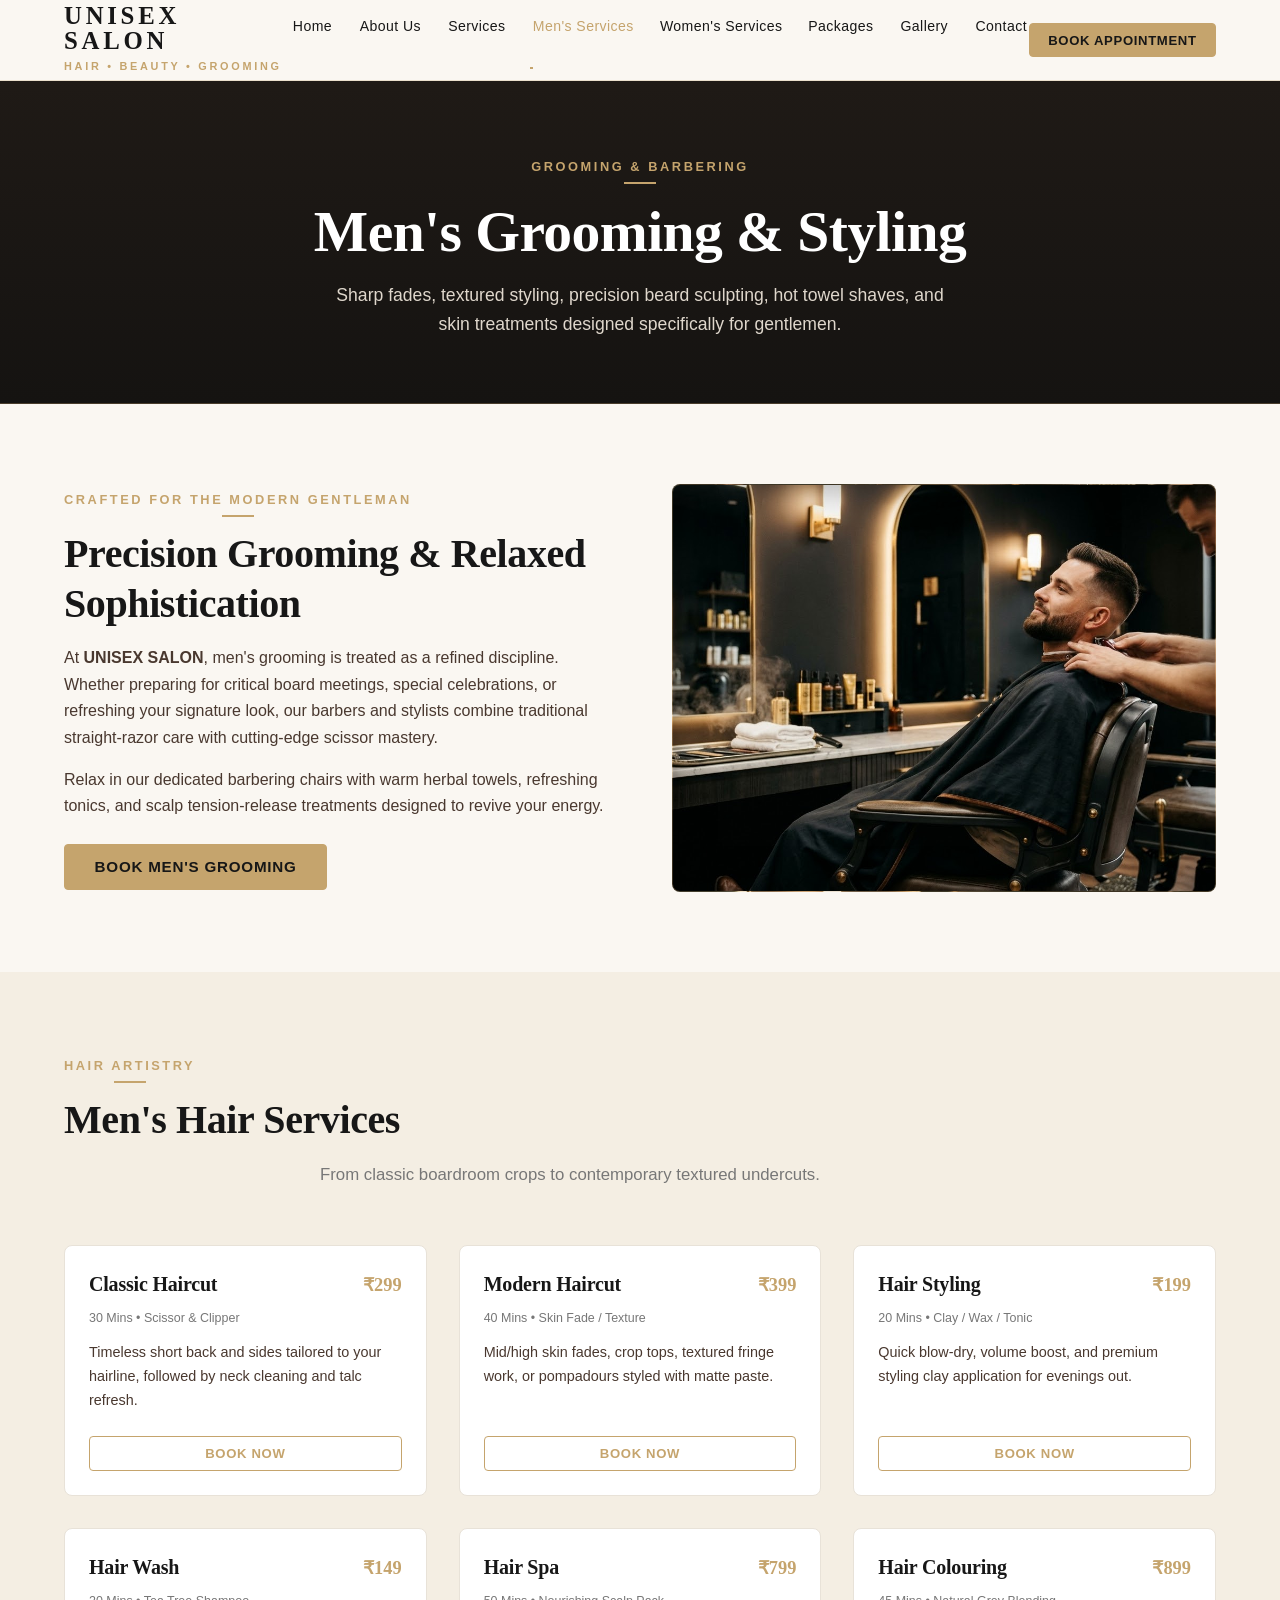
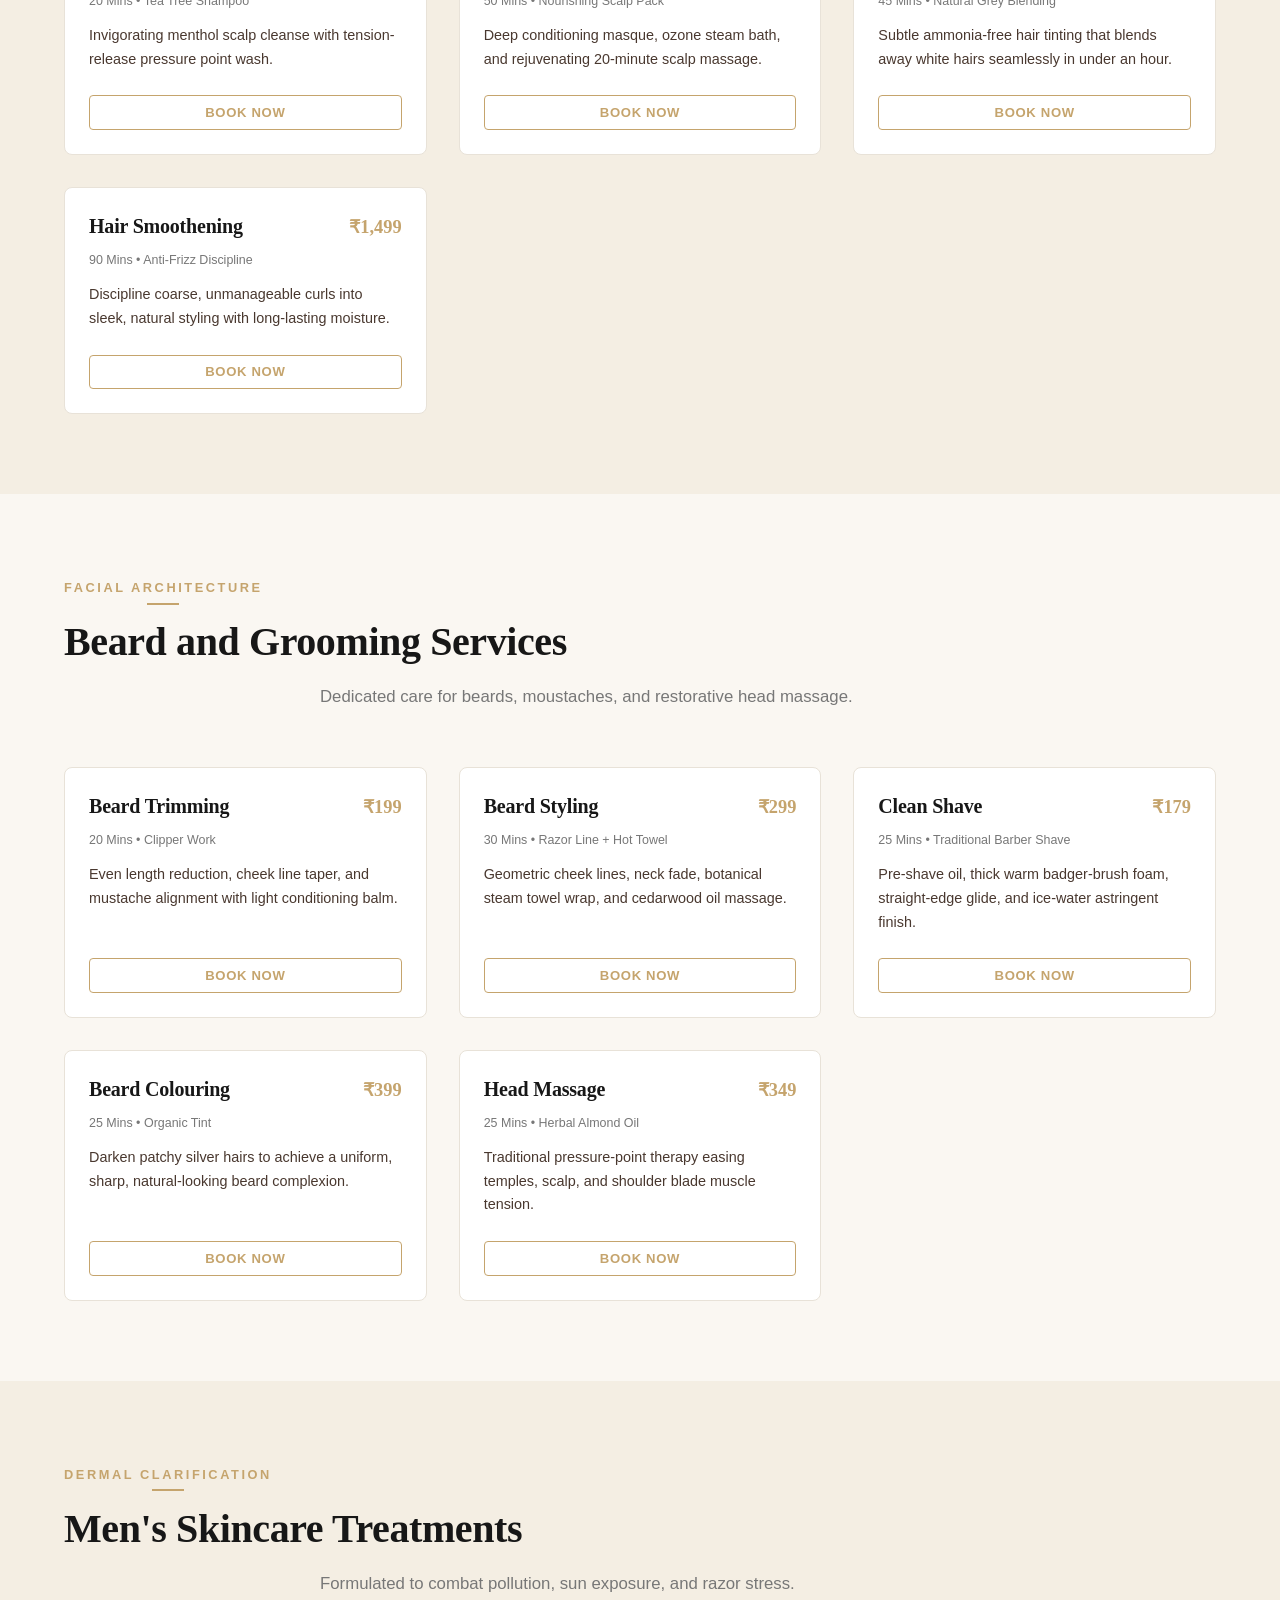
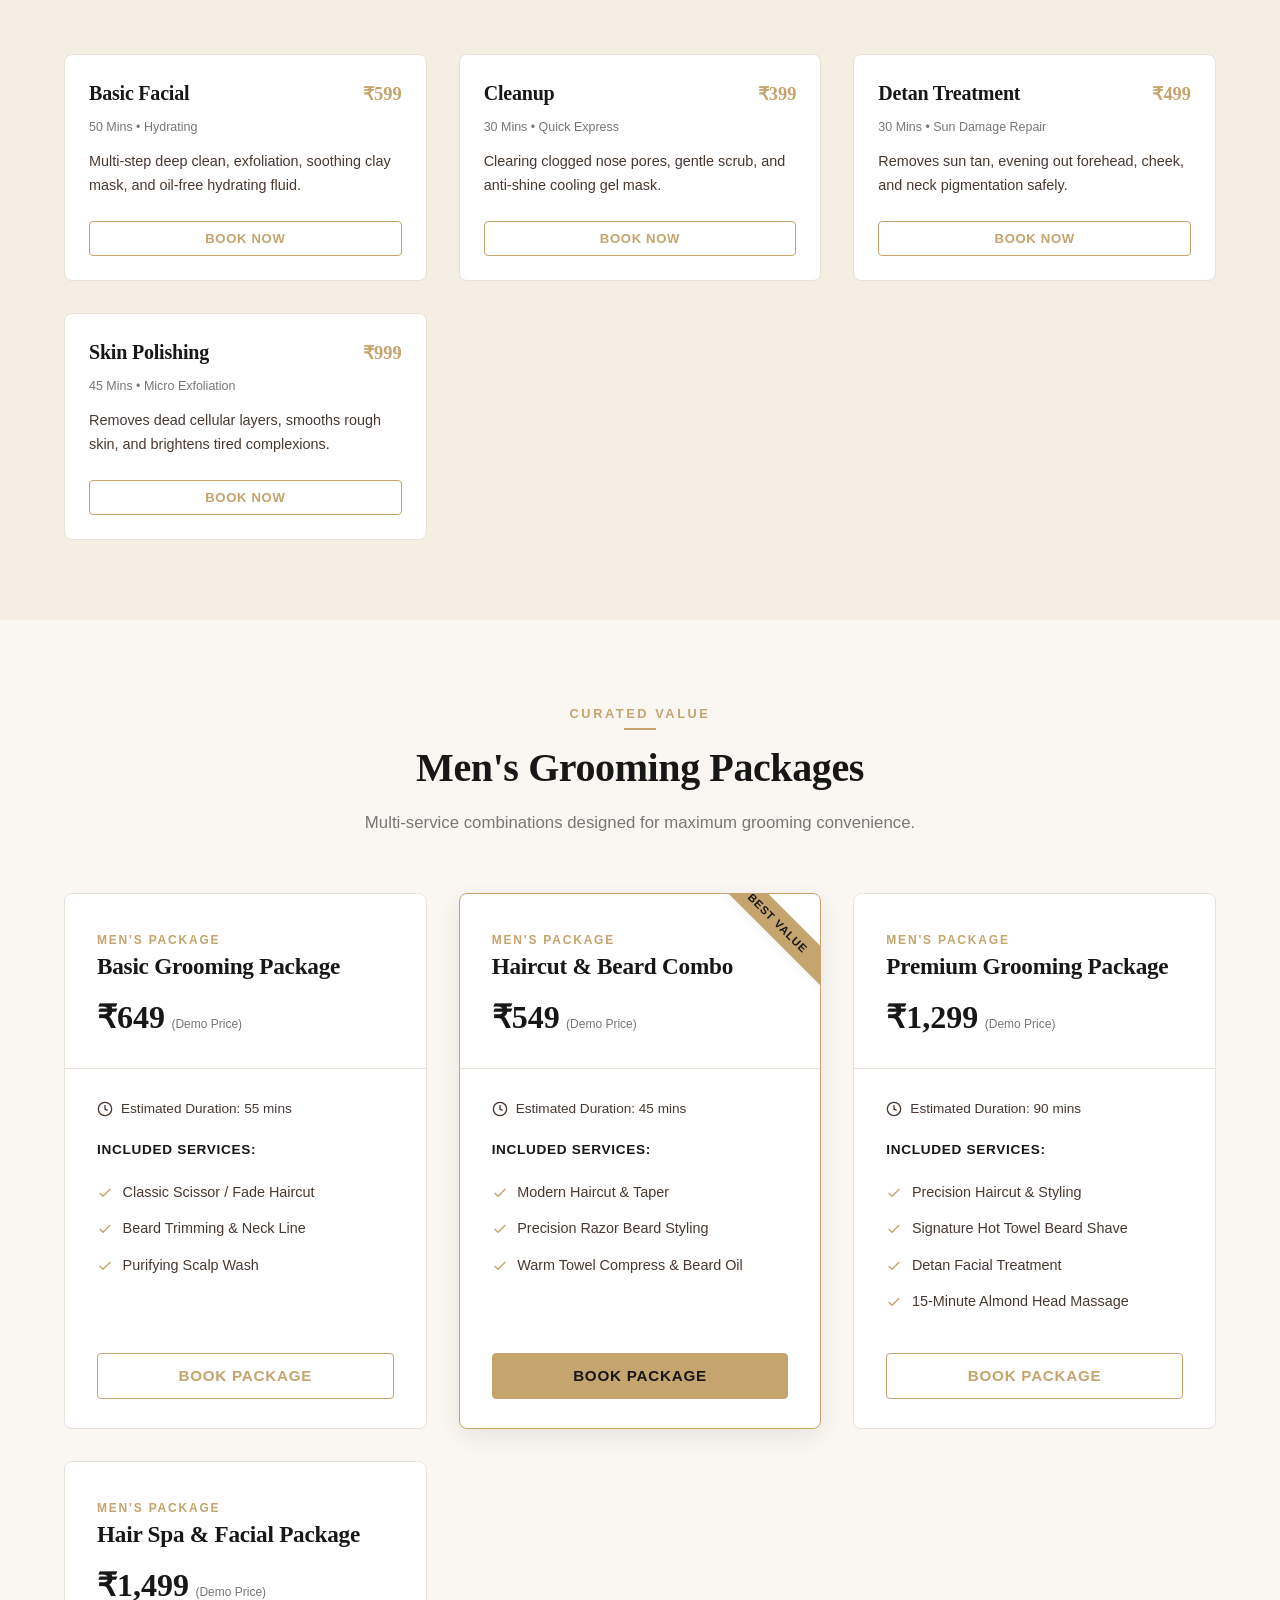
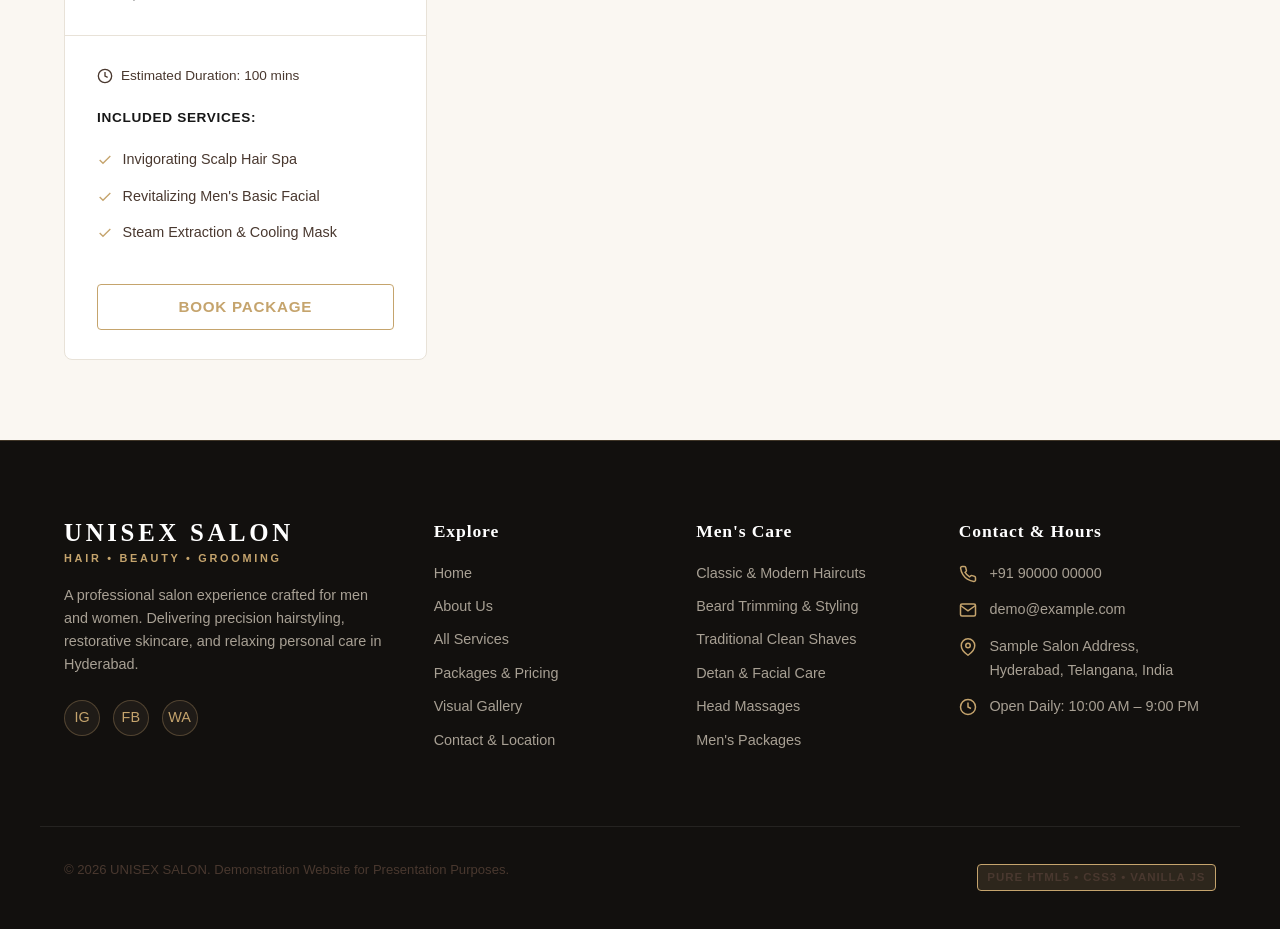
<file: mens-services.html>
<!DOCTYPE html>
<html lang="en">
<head>
  <meta charset="UTF-8">
  <meta name="viewport" content="width=device-width, initial-scale=1.0">
  <meta name="description" content="Dedicated Men's Grooming and Styling at UNISEX SALON. Haircuts, beard sculpting, shaving, scalp massages, and revitalizing skincare for men.">
  <title>Men's Services | UNISEX SALON</title>
  <link rel="stylesheet" href="css/style.css">
</head>
<body>

  <!-- Site Header & Navigation -->
  <header class="site-header" role="banner">
    <div class="container header-inner">
      <a href="index.html" class="brand-logo" aria-label="UNISEX SALON Homepage">
        <span class="logo-main">UNISEX SALON</span>
        <span class="logo-sub">Hair • Beauty • Grooming</span>
      </a>

      <nav aria-label="Main Navigation">
        <ul class="nav-menu">
          <li><a href="index.html" class="nav-link">Home</a></li>
          <li><a href="about.html" class="nav-link">About Us</a></li>
          <li><a href="services.html" class="nav-link">Services</a></li>
          <li><a href="mens-services.html" class="nav-link active">Men's Services</a></li>
          <li><a href="womens-services.html" class="nav-link">Women's Services</a></li>
          <li><a href="packages.html" class="nav-link">Packages</a></li>
          <li><a href="gallery.html" class="nav-link">Gallery</a></li>
          <li><a href="contact.html" class="nav-link">Contact</a></li>
        </ul>
      </nav>

      <div class="header-actions">
        <button class="btn btn-primary btn-sm" data-open-booking data-category="men" aria-label="Book a Men's Appointment">Book Appointment</button>
        <button class="mobile-nav-toggle" aria-label="Toggle navigation menu" aria-expanded="false">
          <svg viewBox="0 0 24 24"><line x1="3" y1="12" x2="21" y2="12"></line><line x1="3" y1="6" x2="21" y2="6"></line><line x1="3" y1="18" x2="21" y2="18"></line></svg>
        </button>
      </div>
    </div>
  </header>

  <main>
    <!-- PAGE HERO -->
    <section class="page-hero">
      <div class="container">
        <span class="section-badge">Grooming & Barbering</span>
        <h1>Men's Grooming & Styling</h1>
        <p>Sharp fades, textured styling, precision beard sculpting, hot towel shaves, and skin treatments designed specifically for gentlemen.</p>
      </div>
    </section>

    <!-- INTRO EDITORIAL WITH APPROVED IMAGE PLACEHOLDER 3 -->
    <section class="section">
      <div class="container editorial-layout">
        <div>
          <span class="section-badge">Crafted for the Modern Gentleman</span>
          <h2 class="section-title">Precision Grooming & Relaxed Sophistication</h2>
          <p>At <strong>UNISEX SALON</strong>, men's grooming is treated as a refined discipline. Whether preparing for critical board meetings, special celebrations, or refreshing your signature look, our barbers and stylists combine traditional straight-razor care with cutting-edge scissor mastery.</p>
          <p>Relax in our dedicated barbering chairs with warm herbal towels, refreshing tonics, and scalp tension-release treatments designed to revive your energy.</p>
          <div style="margin-top: 1.5rem;">
            <button class="btn btn-primary" data-open-booking data-category="men">Book Men's Grooming</button>
          </div>
        </div>

        <div>
          <!-- IMAGE PLACEHOLDER 3: MEN'S GROOMING -->
          <div class="img-placeholder placeholder-mens-grooming aspect-4-3" role="img" aria-label="Men's Grooming: Modern men's haircut and beard grooming">
            <span class="placeholder-badge">Placeholder 3 of 10</span>
            <svg class="placeholder-icon" viewBox="0 0 24 24" fill="none" stroke="currentColor" stroke-width="1.5">
              <path d="M12 2a4 4 0 0 0-4 4v3a4 4 0 0 0 8 0V6a4 4 0 0 0-4-4z"></path>
              <path d="M16 11v1a4 4 0 0 1-8 0v-1"></path>
              <line x1="12" y1="19" x2="12" y2="23"></line>
              <line x1="8" y1="23" x2="16" y2="23"></line>
            </svg>
            <h3 class="placeholder-title">Men's Grooming</h3>
            <p class="placeholder-desc">Modern men's haircut and beard grooming</p>
            <span class="placeholder-flow-tag">CSS Placeholder • Ready for Google Flow</span>
          </div>
        </div>
      </div>
    </section>

    <!-- MEN'S HAIR SERVICES -->
    <section class="section section-beige">
      <div class="container">
        <div class="section-header">
          <span class="section-badge">Hair Artistry</span>
          <h2 class="section-title">Men's Hair Services</h2>
          <p class="section-subtitle">From classic boardroom crops to contemporary textured undercuts.</p>
        </div>

        <div class="services-grid">
          <div class="service-card">
            <div class="service-card-body">
              <div class="service-card-header">
                <h3 class="service-title">Classic Haircut</h3>
                <span class="service-price">₹299</span>
              </div>
              <div class="service-meta"><span>30 Mins • Scissor & Clipper</span></div>
              <p class="service-desc">Timeless short back and sides tailored to your hairline, followed by neck cleaning and talc refresh.</p>
              <button class="btn btn-outline-gold btn-sm" data-open-booking data-category="men" data-service="Classic Haircut">Book Now</button>
            </div>
          </div>

          <div class="service-card">
            <div class="service-card-body">
              <div class="service-card-header">
                <h3 class="service-title">Modern Haircut</h3>
                <span class="service-price">₹399</span>
              </div>
              <div class="service-meta"><span>40 Mins • Skin Fade / Texture</span></div>
              <p class="service-desc">Mid/high skin fades, crop tops, textured fringe work, or pompadours styled with matte paste.</p>
              <button class="btn btn-outline-gold btn-sm" data-open-booking data-category="men" data-service="Modern Haircut">Book Now</button>
            </div>
          </div>

          <div class="service-card">
            <div class="service-card-body">
              <div class="service-card-header">
                <h3 class="service-title">Hair Styling</h3>
                <span class="service-price">₹199</span>
              </div>
              <div class="service-meta"><span>20 Mins • Clay / Wax / Tonic</span></div>
              <p class="service-desc">Quick blow-dry, volume boost, and premium styling clay application for evenings out.</p>
              <button class="btn btn-outline-gold btn-sm" data-open-booking data-category="men" data-service="Hair Styling">Book Now</button>
            </div>
          </div>

          <div class="service-card">
            <div class="service-card-body">
              <div class="service-card-header">
                <h3 class="service-title">Hair Wash</h3>
                <span class="service-price">₹149</span>
              </div>
              <div class="service-meta"><span>20 Mins • Tea Tree Shampoo</span></div>
              <p class="service-desc">Invigorating menthol scalp cleanse with tension-release pressure point wash.</p>
              <button class="btn btn-outline-gold btn-sm" data-open-booking data-category="men" data-service="Hair Wash">Book Now</button>
            </div>
          </div>

          <div class="service-card">
            <div class="service-card-body">
              <div class="service-card-header">
                <h3 class="service-title">Hair Spa</h3>
                <span class="service-price">₹799</span>
              </div>
              <div class="service-meta"><span>50 Mins • Nourishing Scalp Pack</span></div>
              <p class="service-desc">Deep conditioning masque, ozone steam bath, and rejuvenating 20-minute scalp massage.</p>
              <button class="btn btn-outline-gold btn-sm" data-open-booking data-category="men" data-service="Men's Hair Spa">Book Now</button>
            </div>
          </div>

          <div class="service-card">
            <div class="service-card-body">
              <div class="service-card-header">
                <h3 class="service-title">Hair Colouring</h3>
                <span class="service-price">₹899</span>
              </div>
              <div class="service-meta"><span>45 Mins • Natural Grey Blending</span></div>
              <p class="service-desc">Subtle ammonia-free hair tinting that blends away white hairs seamlessly in under an hour.</p>
              <button class="btn btn-outline-gold btn-sm" data-open-booking data-category="men" data-service="Hair Colouring">Book Now</button>
            </div>
          </div>

          <div class="service-card">
            <div class="service-card-body">
              <div class="service-card-header">
                <h3 class="service-title">Hair Smoothening</h3>
                <span class="service-price">₹1,499</span>
              </div>
              <div class="service-meta"><span>90 Mins • Anti-Frizz Discipline</span></div>
              <p class="service-desc">Discipline coarse, unmanageable curls into sleek, natural styling with long-lasting moisture.</p>
              <button class="btn btn-outline-gold btn-sm" data-open-booking data-category="men" data-service="Hair Smoothening">Book Now</button>
            </div>
          </div>
        </div>
      </div>
    </section>

    <!-- BEARD AND GROOMING -->
    <section class="section">
      <div class="container">
        <div class="section-header">
          <span class="section-badge">Facial Architecture</span>
          <h2 class="section-title">Beard and Grooming Services</h2>
          <p class="section-subtitle">Dedicated care for beards, moustaches, and restorative head massage.</p>
        </div>

        <div class="services-grid">
          <div class="service-card">
            <div class="service-card-body">
              <div class="service-card-header">
                <h3 class="service-title">Beard Trimming</h3>
                <span class="service-price">₹199</span>
              </div>
              <div class="service-meta"><span>20 Mins • Clipper Work</span></div>
              <p class="service-desc">Even length reduction, cheek line taper, and mustache alignment with light conditioning balm.</p>
              <button class="btn btn-outline-gold btn-sm" data-open-booking data-category="men" data-service="Beard Trimming">Book Now</button>
            </div>
          </div>

          <div class="service-card">
            <div class="service-card-body">
              <div class="service-card-header">
                <h3 class="service-title">Beard Styling</h3>
                <span class="service-price">₹299</span>
              </div>
              <div class="service-meta"><span>30 Mins • Razor Line + Hot Towel</span></div>
              <p class="service-desc">Geometric cheek lines, neck fade, botanical steam towel wrap, and cedarwood oil massage.</p>
              <button class="btn btn-outline-gold btn-sm" data-open-booking data-category="men" data-service="Beard Styling">Book Now</button>
            </div>
          </div>

          <div class="service-card">
            <div class="service-card-body">
              <div class="service-card-header">
                <h3 class="service-title">Clean Shave</h3>
                <span class="service-price">₹179</span>
              </div>
              <div class="service-meta"><span>25 Mins • Traditional Barber Shave</span></div>
              <p class="service-desc">Pre-shave oil, thick warm badger-brush foam, straight-edge glide, and ice-water astringent finish.</p>
              <button class="btn btn-outline-gold btn-sm" data-open-booking data-category="men" data-service="Clean Shave">Book Now</button>
            </div>
          </div>

          <div class="service-card">
            <div class="service-card-body">
              <div class="service-card-header">
                <h3 class="service-title">Beard Colouring</h3>
                <span class="service-price">₹399</span>
              </div>
              <div class="service-meta"><span>25 Mins • Organic Tint</span></div>
              <p class="service-desc">Darken patchy silver hairs to achieve a uniform, sharp, natural-looking beard complexion.</p>
              <button class="btn btn-outline-gold btn-sm" data-open-booking data-category="men" data-service="Beard Colouring">Book Now</button>
            </div>
          </div>

          <div class="service-card">
            <div class="service-card-body">
              <div class="service-card-header">
                <h3 class="service-title">Head Massage</h3>
                <span class="service-price">₹349</span>
              </div>
              <div class="service-meta"><span>25 Mins • Herbal Almond Oil</span></div>
              <p class="service-desc">Traditional pressure-point therapy easing temples, scalp, and shoulder blade muscle tension.</p>
              <button class="btn btn-outline-gold btn-sm" data-open-booking data-category="men" data-service="Head Massage">Book Now</button>
            </div>
          </div>
        </div>
      </div>
    </section>

    <!-- MEN'S SKINCARE -->
    <section class="section section-beige">
      <div class="container">
        <div class="section-header">
          <span class="section-badge">Dermal Clarification</span>
          <h2 class="section-title">Men's Skincare Treatments</h2>
          <p class="section-subtitle">Formulated to combat pollution, sun exposure, and razor stress.</p>
        </div>

        <div class="services-grid">
          <div class="service-card">
            <div class="service-card-body">
              <div class="service-card-header">
                <h3 class="service-title">Basic Facial</h3>
                <span class="service-price">₹599</span>
              </div>
              <div class="service-meta"><span>50 Mins • Hydrating</span></div>
              <p class="service-desc">Multi-step deep clean, exfoliation, soothing clay mask, and oil-free hydrating fluid.</p>
              <button class="btn btn-outline-gold btn-sm" data-open-booking data-category="men" data-service="Men's Basic Facial">Book Now</button>
            </div>
          </div>

          <div class="service-card">
            <div class="service-card-body">
              <div class="service-card-header">
                <h3 class="service-title">Cleanup</h3>
                <span class="service-price">₹399</span>
              </div>
              <div class="service-meta"><span>30 Mins • Quick Express</span></div>
              <p class="service-desc">Clearing clogged nose pores, gentle scrub, and anti-shine cooling gel mask.</p>
              <button class="btn btn-outline-gold btn-sm" data-open-booking data-category="men" data-service="Men's Cleanup">Book Now</button>
            </div>
          </div>

          <div class="service-card">
            <div class="service-card-body">
              <div class="service-card-header">
                <h3 class="service-title">Detan Treatment</h3>
                <span class="service-price">₹499</span>
              </div>
              <div class="service-meta"><span>30 Mins • Sun Damage Repair</span></div>
              <p class="service-desc">Removes sun tan, evening out forehead, cheek, and neck pigmentation safely.</p>
              <button class="btn btn-outline-gold btn-sm" data-open-booking data-category="men" data-service="Men's Detan Treatment">Book Now</button>
            </div>
          </div>

          <div class="service-card">
            <div class="service-card-body">
              <div class="service-card-header">
                <h3 class="service-title">Skin Polishing</h3>
                <span class="service-price">₹999</span>
              </div>
              <div class="service-meta"><span>45 Mins • Micro Exfoliation</span></div>
              <p class="service-desc">Removes dead cellular layers, smooths rough skin, and brightens tired complexions.</p>
              <button class="btn btn-outline-gold btn-sm" data-open-booking data-category="men" data-service="Men's Skin Polishing">Book Now</button>
            </div>
          </div>
        </div>
      </div>
    </section>

    <!-- MEN'S PACKAGES -->
    <section class="section">
      <div class="container">
        <div class="section-header text-center">
          <span class="section-badge">Curated Value</span>
          <h2 class="section-title">Men's Grooming Packages</h2>
          <p class="section-subtitle">Multi-service combinations designed for maximum grooming convenience.</p>
        </div>

        <div class="packages-grid">
          <!-- Package 1 -->
          <div class="package-card">
            <div class="package-header">
              <span class="package-category">Men's Package</span>
              <h3 class="package-name">Basic Grooming Package</h3>
              <div class="package-price-wrap">
                <span class="package-price">₹649</span>
                <span class="package-demo-note">(Demo Price)</span>
              </div>
            </div>
            <div class="package-body">
              <div class="package-duration">
                <svg width="16" height="16" viewBox="0 0 24 24" fill="none" stroke="currentColor" stroke-width="2"><circle cx="12" cy="12" r="10"></circle><polyline points="12 6 12 12 16 14"></polyline></svg>
                <span>Estimated Duration: 55 mins</span>
              </div>
              <span class="package-includes-title">Included Services:</span>
              <ul class="package-features">
                <li><svg viewBox="0 0 24 24" fill="none" stroke="currentColor" stroke-width="2"><polyline points="20 6 9 17 4 12"></polyline></svg> Classic Scissor / Fade Haircut</li>
                <li><svg viewBox="0 0 24 24" fill="none" stroke="currentColor" stroke-width="2"><polyline points="20 6 9 17 4 12"></polyline></svg> Beard Trimming & Neck Line</li>
                <li><svg viewBox="0 0 24 24" fill="none" stroke="currentColor" stroke-width="2"><polyline points="20 6 9 17 4 12"></polyline></svg> Purifying Scalp Wash</li>
              </ul>
              <button class="btn btn-outline-gold" data-open-booking data-category="men" data-service="Basic Grooming Package">Book Package</button>
            </div>
          </div>

          <!-- Package 2 -->
          <div class="package-card featured">
            <span class="package-ribbon">Best Value</span>
            <div class="package-header">
              <span class="package-category">Men's Package</span>
              <h3 class="package-name">Haircut & Beard Combo</h3>
              <div class="package-price-wrap">
                <span class="package-price">₹549</span>
                <span class="package-demo-note">(Demo Price)</span>
              </div>
            </div>
            <div class="package-body">
              <div class="package-duration">
                <svg width="16" height="16" viewBox="0 0 24 24" fill="none" stroke="currentColor" stroke-width="2"><circle cx="12" cy="12" r="10"></circle><polyline points="12 6 12 12 16 14"></polyline></svg>
                <span>Estimated Duration: 45 mins</span>
              </div>
              <span class="package-includes-title">Included Services:</span>
              <ul class="package-features">
                <li><svg viewBox="0 0 24 24" fill="none" stroke="currentColor" stroke-width="2"><polyline points="20 6 9 17 4 12"></polyline></svg> Modern Haircut & Taper</li>
                <li><svg viewBox="0 0 24 24" fill="none" stroke="currentColor" stroke-width="2"><polyline points="20 6 9 17 4 12"></polyline></svg> Precision Razor Beard Styling</li>
                <li><svg viewBox="0 0 24 24" fill="none" stroke="currentColor" stroke-width="2"><polyline points="20 6 9 17 4 12"></polyline></svg> Warm Towel Compress & Beard Oil</li>
              </ul>
              <button class="btn btn-primary" data-open-booking data-category="men" data-service="Haircut and Beard Combo">Book Package</button>
            </div>
          </div>

          <!-- Package 3 -->
          <div class="package-card">
            <div class="package-header">
              <span class="package-category">Men's Package</span>
              <h3 class="package-name">Premium Grooming Package</h3>
              <div class="package-price-wrap">
                <span class="package-price">₹1,299</span>
                <span class="package-demo-note">(Demo Price)</span>
              </div>
            </div>
            <div class="package-body">
              <div class="package-duration">
                <svg width="16" height="16" viewBox="0 0 24 24" fill="none" stroke="currentColor" stroke-width="2"><circle cx="12" cy="12" r="10"></circle><polyline points="12 6 12 12 16 14"></polyline></svg>
                <span>Estimated Duration: 90 mins</span>
              </div>
              <span class="package-includes-title">Included Services:</span>
              <ul class="package-features">
                <li><svg viewBox="0 0 24 24" fill="none" stroke="currentColor" stroke-width="2"><polyline points="20 6 9 17 4 12"></polyline></svg> Precision Haircut & Styling</li>
                <li><svg viewBox="0 0 24 24" fill="none" stroke="currentColor" stroke-width="2"><polyline points="20 6 9 17 4 12"></polyline></svg> Signature Hot Towel Beard Shave</li>
                <li><svg viewBox="0 0 24 24" fill="none" stroke="currentColor" stroke-width="2"><polyline points="20 6 9 17 4 12"></polyline></svg> Detan Facial Treatment</li>
                <li><svg viewBox="0 0 24 24" fill="none" stroke="currentColor" stroke-width="2"><polyline points="20 6 9 17 4 12"></polyline></svg> 15-Minute Almond Head Massage</li>
              </ul>
              <button class="btn btn-outline-gold" data-open-booking data-category="men" data-service="Premium Grooming Package">Book Package</button>
            </div>
          </div>

          <!-- Package 4 -->
          <div class="package-card">
            <div class="package-header">
              <span class="package-category">Men's Package</span>
              <h3 class="package-name">Hair Spa & Facial Package</h3>
              <div class="package-price-wrap">
                <span class="package-price">₹1,499</span>
                <span class="package-demo-note">(Demo Price)</span>
              </div>
            </div>
            <div class="package-body">
              <div class="package-duration">
                <svg width="16" height="16" viewBox="0 0 24 24" fill="none" stroke="currentColor" stroke-width="2"><circle cx="12" cy="12" r="10"></circle><polyline points="12 6 12 12 16 14"></polyline></svg>
                <span>Estimated Duration: 100 mins</span>
              </div>
              <span class="package-includes-title">Included Services:</span>
              <ul class="package-features">
                <li><svg viewBox="0 0 24 24" fill="none" stroke="currentColor" stroke-width="2"><polyline points="20 6 9 17 4 12"></polyline></svg> Invigorating Scalp Hair Spa</li>
                <li><svg viewBox="0 0 24 24" fill="none" stroke="currentColor" stroke-width="2"><polyline points="20 6 9 17 4 12"></polyline></svg> Revitalizing Men's Basic Facial</li>
                <li><svg viewBox="0 0 24 24" fill="none" stroke="currentColor" stroke-width="2"><polyline points="20 6 9 17 4 12"></polyline></svg> Steam Extraction & Cooling Mask</li>
              </ul>
              <button class="btn btn-outline-gold" data-open-booking data-category="men" data-service="Hair Spa and Facial Package">Book Package</button>
            </div>
          </div>
        </div>
      </div>
    </section>
  </main>

  <!-- APPOINTMENT MODAL -->
  <div class="modal-backdrop" id="appointmentModal" role="dialog" aria-modal="true" aria-labelledby="appointmentModalTitle">
    <div class="modal-dialog">
      <div class="modal-header">
        <h3 id="appointmentModalTitle">Book a Men's Appointment</h3>
        <button class="modal-close-btn" data-close-modal aria-label="Close modal">&times;</button>
      </div>
      <div class="modal-body">
        <form id="appointmentForm" novalidate>
          <div class="category-toggle-group">
            <label class="toggle-option">
              <input type="radio" name="bookingCategory" value="men" checked>
              <span class="toggle-card">Men's Services</span>
            </label>
            <label class="toggle-option">
              <input type="radio" name="bookingCategory" value="women">
              <span class="toggle-card">Women's Services</span>
            </label>
          </div>

          <div class="form-row">
            <div class="form-group">
              <label for="bookingName" class="form-label">Full Name *</label>
              <input type="text" id="bookingName" class="form-control" placeholder="e.g. Vikram Reddy" required>
              <span class="form-feedback">Please enter your name.</span>
            </div>
            <div class="form-group">
              <label for="bookingPhone" class="form-label">Phone Number *</label>
              <input type="tel" id="bookingPhone" class="form-control" placeholder="e.g. +91 90000 00000" required>
              <span class="form-feedback">Please enter a valid contact number.</span>
            </div>
          </div>

          <div class="form-group">
            <label for="bookingEmail" class="form-label">Email Address *</label>
            <input type="email" id="bookingEmail" class="form-control" placeholder="e.g. client@example.com" required>
            <span class="form-feedback">Please enter a valid email address.</span>
          </div>

          <div class="form-group">
            <label for="bookingService" class="form-label">Select Service / Package *</label>
            <select id="bookingService" class="form-control" required>
              <option value="">-- Choose a Service --</option>
            </select>
            <span class="form-feedback">Please choose a service.</span>
          </div>

          <div class="form-row">
            <div class="form-group">
              <label for="bookingStylist" class="form-label">Preferred Stylist</label>
              <select id="bookingStylist" class="form-control">
                <option value="Marcus K. (Barber & Beard)">Marcus K. (Master Barber)</option>
                <option value="Alex M. (Hair Specialist)">Alex M. (Hair Specialist)</option>
                <option value="Any Specialist">Any Available Specialist</option>
              </select>
            </div>
            <div class="form-group">
              <label for="appointmentDate" class="form-label">Appointment Date *</label>
              <input type="date" id="appointmentDate" class="form-control" required>
              <span class="form-feedback">Please pick a date.</span>
            </div>
          </div>

          <div class="form-row">
            <div class="form-group">
              <label for="bookingTime" class="form-label">Preferred Time *</label>
              <select id="bookingTime" class="form-control" required>
                <option value="">-- Choose Time Slot --</option>
                <option value="10:00 AM">10:00 AM</option>
                <option value="11:30 AM">11:30 AM</option>
                <option value="01:00 PM">01:00 PM</option>
                <option value="02:30 PM">02:30 PM</option>
                <option value="04:00 PM">04:00 PM</option>
                <option value="05:30 PM">05:30 PM</option>
                <option value="07:00 PM">07:00 PM</option>
                <option value="08:00 PM">08:00 PM</option>
              </select>
              <span class="form-feedback">Please pick a preferred slot.</span>
            </div>
            <div class="form-group">
              <label for="bookingNotes" class="form-label">Special Requests (Optional)</label>
              <input type="text" id="bookingNotes" class="form-control" placeholder="Any style notes...">
            </div>
          </div>

          <p style="font-size: 0.78rem; color: var(--color-soft-grey); margin-bottom: 1.5rem;">
            * All prices shown are illustrative demo prices. Real bookings are not scheduled.
          </p>

          <button type="submit" class="btn btn-primary" style="width: 100%;">Confirm Appointment Request</button>
        </form>

        <div id="appointmentConfirmation" style="display: none;"></div>
      </div>
    </div>
  </div>

  <!-- Site Footer -->
  <footer class="site-footer" role="contentinfo">
    <div class="container footer-grid">
      <div class="footer-brand">
        <a href="index.html" class="brand-logo">
          <span class="logo-main">UNISEX SALON</span>
          <span class="logo-sub">Hair • Beauty • Grooming</span>
        </a>
        <p>A professional salon experience crafted for men and women. Delivering precision hairstyling, restorative skincare, and relaxing personal care in Hyderabad.</p>
        <div class="social-links">
          <span class="social-pill">IG</span>
          <span class="social-pill">FB</span>
          <span class="social-pill">WA</span>
        </div>
      </div>

      <div class="footer-column">
        <h4>Explore</h4>
        <ul class="footer-links">
          <li><a href="index.html">Home</a></li>
          <li><a href="about.html">About Us</a></li>
          <li><a href="services.html">All Services</a></li>
          <li><a href="packages.html">Packages & Pricing</a></li>
          <li><a href="gallery.html">Visual Gallery</a></li>
          <li><a href="contact.html">Contact & Location</a></li>
        </ul>
      </div>

      <div class="footer-column">
        <h4>Men's Care</h4>
        <ul class="footer-links">
          <li><a href="mens-services.html">Classic & Modern Haircuts</a></li>
          <li><a href="mens-services.html">Beard Trimming & Styling</a></li>
          <li><a href="mens-services.html">Traditional Clean Shaves</a></li>
          <li><a href="mens-services.html">Detan & Facial Care</a></li>
          <li><a href="mens-services.html">Head Massages</a></li>
          <li><a href="packages.html">Men's Packages</a></li>
        </ul>
      </div>

      <div class="footer-column">
        <h4>Contact & Hours</h4>
        <ul class="footer-contact-list">
          <li>
            <svg viewBox="0 0 24 24" fill="none" stroke="currentColor" stroke-width="2"><path d="M22 16.92v3a2 2 0 0 1-2.18 2 19.79 19.79 0 0 1-8.63-3.07 19.5 19.5 0 0 1-6-6 19.79 19.79 0 0 1-3.07-8.67A2 2 0 0 1 4.11 2h3a2 2 0 0 1 2 1.72 12.84 12.84 0 0 0 .7 2.81 2 2 0 0 1-.45 2.11L8.09 9.91a16 16 0 0 0 6 6l1.27-1.27a2 2 0 0 1 2.11-.45 12.84 12.84 0 0 0 2.81.7A2 2 0 0 1 22 16.92z"></path></svg>
            <span>+91 90000 00000</span>
          </li>
          <li>
            <svg viewBox="0 0 24 24" fill="none" stroke="currentColor" stroke-width="2"><path d="M4 4h16c1.1 0 2 .9 2 2v12c0 1.1-.9 2-2 2H4c-1.1 0-2-.9-2-2V6c0-1.1.9-2 2-2z"></path><polyline points="22,6 12,13 2,6"></polyline></svg>
            <span>demo@example.com</span>
          </li>
          <li>
            <svg viewBox="0 0 24 24" fill="none" stroke="currentColor" stroke-width="2"><path d="M21 10c0 7-9 13-9 13s-9-6-9-13a9 9 0 0 1 18 0z"></path><circle cx="12" cy="10" r="3"></circle></svg>
            <span>Sample Salon Address, Hyderabad, Telangana, India</span>
          </li>
          <li>
            <svg viewBox="0 0 24 24" fill="none" stroke="currentColor" stroke-width="2"><circle cx="12" cy="12" r="10"></circle><polyline points="12 6 12 12 16 14"></polyline></svg>
            <span>Open Daily: 10:00 AM – 9:00 PM</span>
          </li>
        </ul>
      </div>
    </div>

    <div class="container footer-bottom">
      <p>&copy; 2026 UNISEX SALON. Demonstration Website for Presentation Purposes.</p>
      <span class="demo-tag">Pure HTML5 • CSS3 • Vanilla JS</span>
    </div>
  </footer>

  <button id="backToTopBtn" class="back-to-top" aria-label="Scroll back to top">
    <svg viewBox="0 0 24 24"><polyline points="18 15 12 9 6 15"></polyline></svg>
  </button>

  <script src="js/script.js"></script>
</body>
</html>
</file>
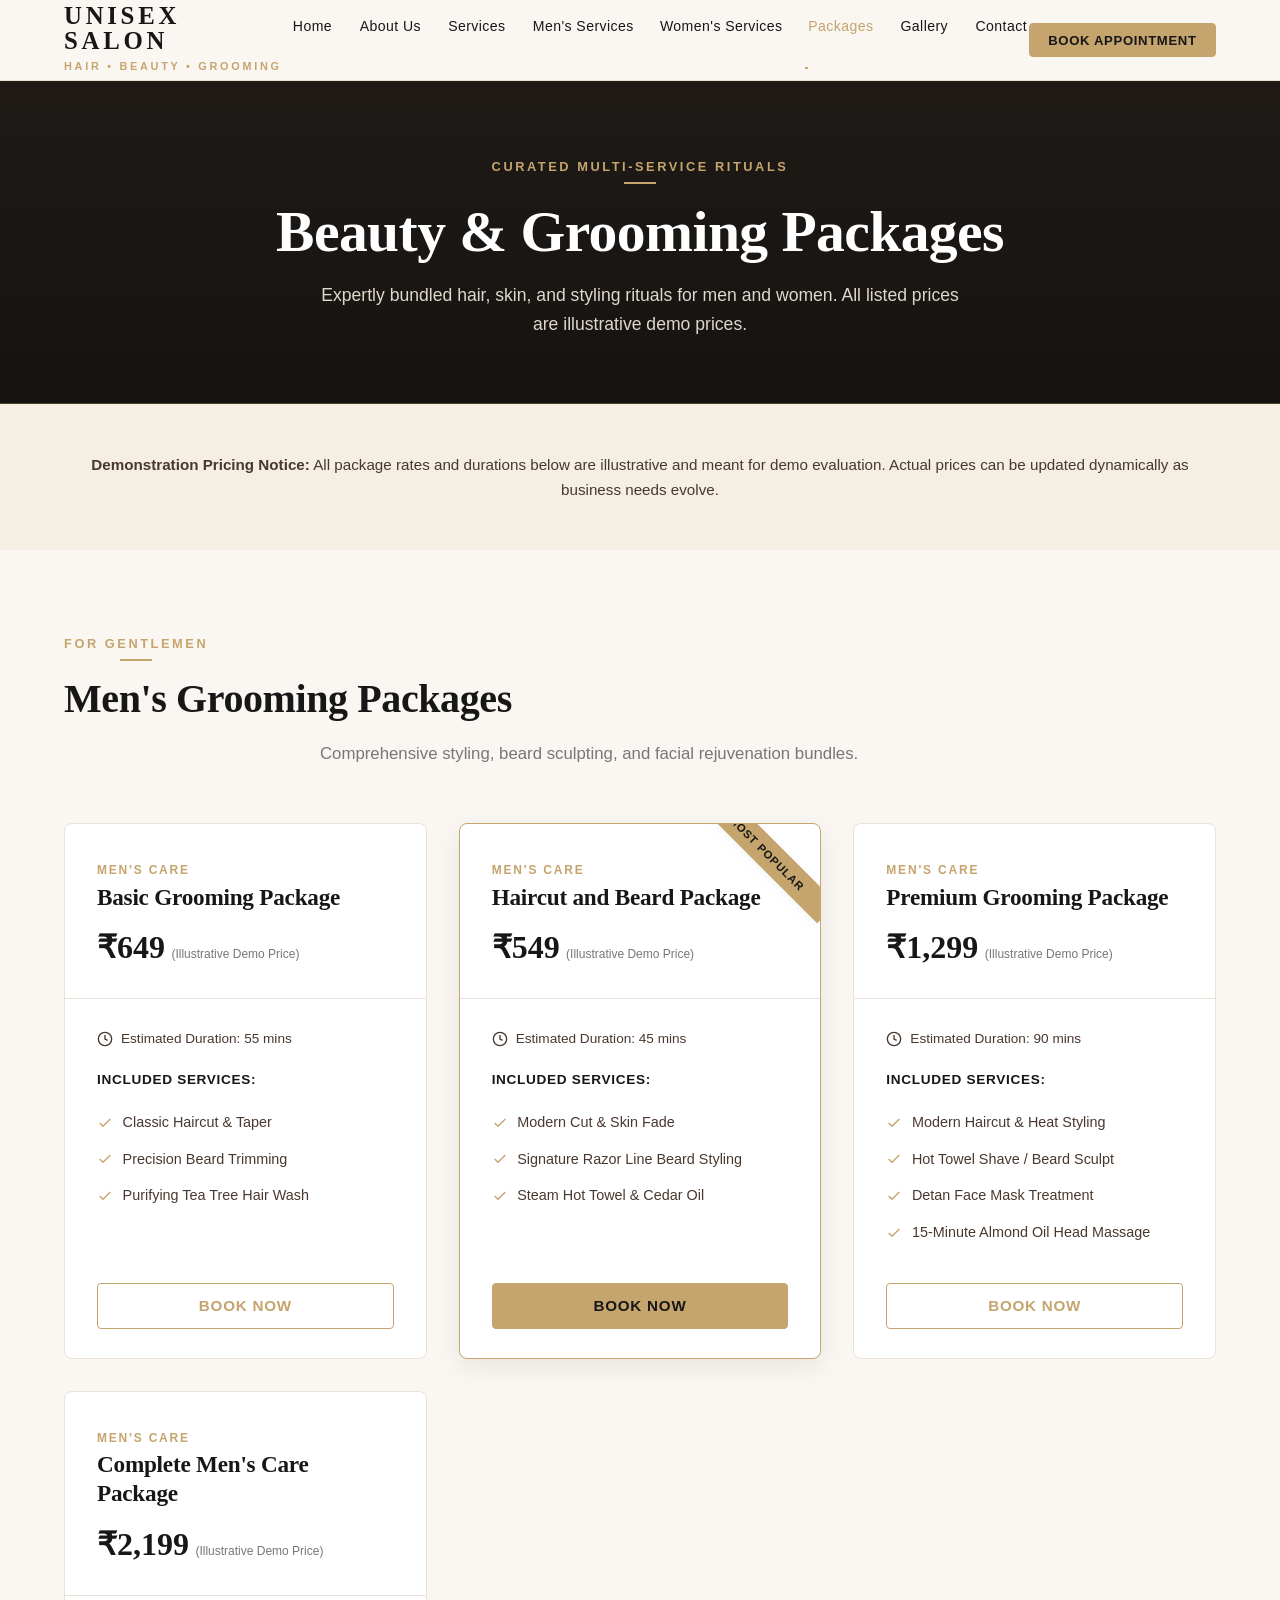
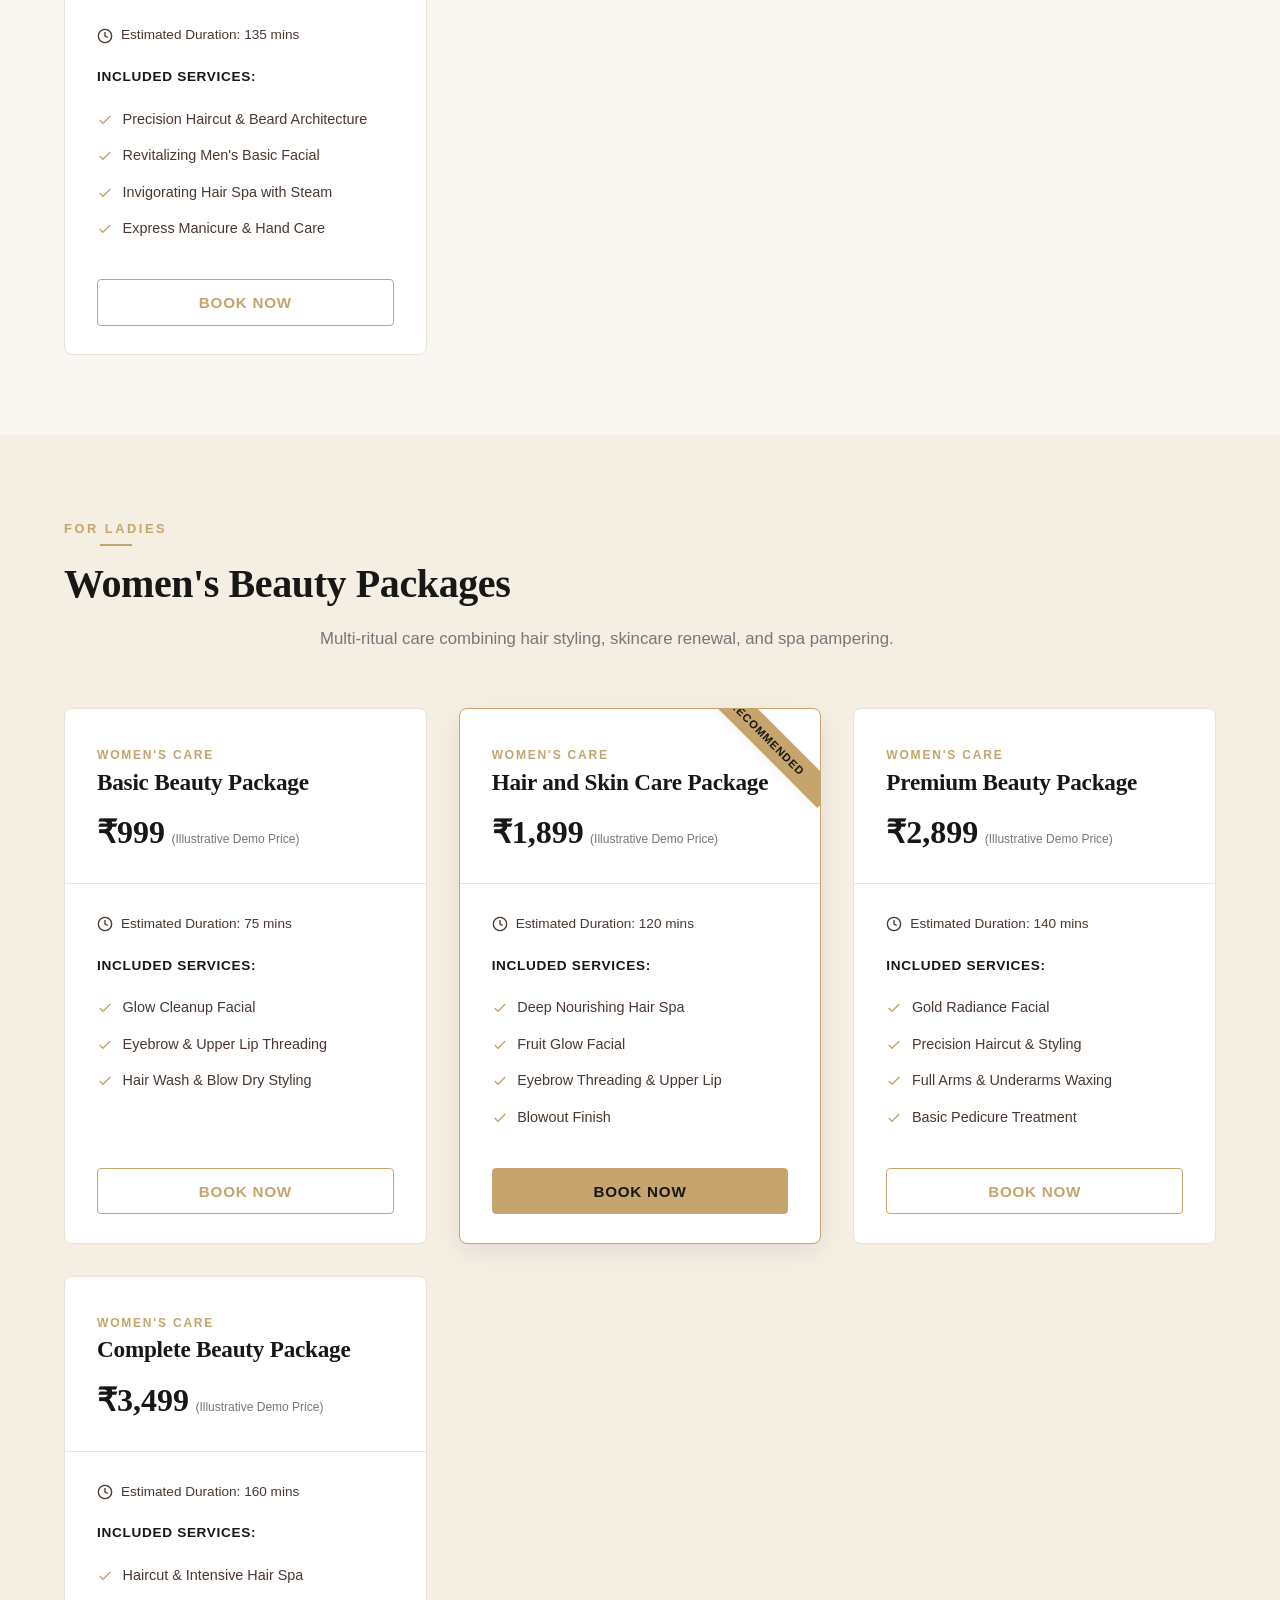
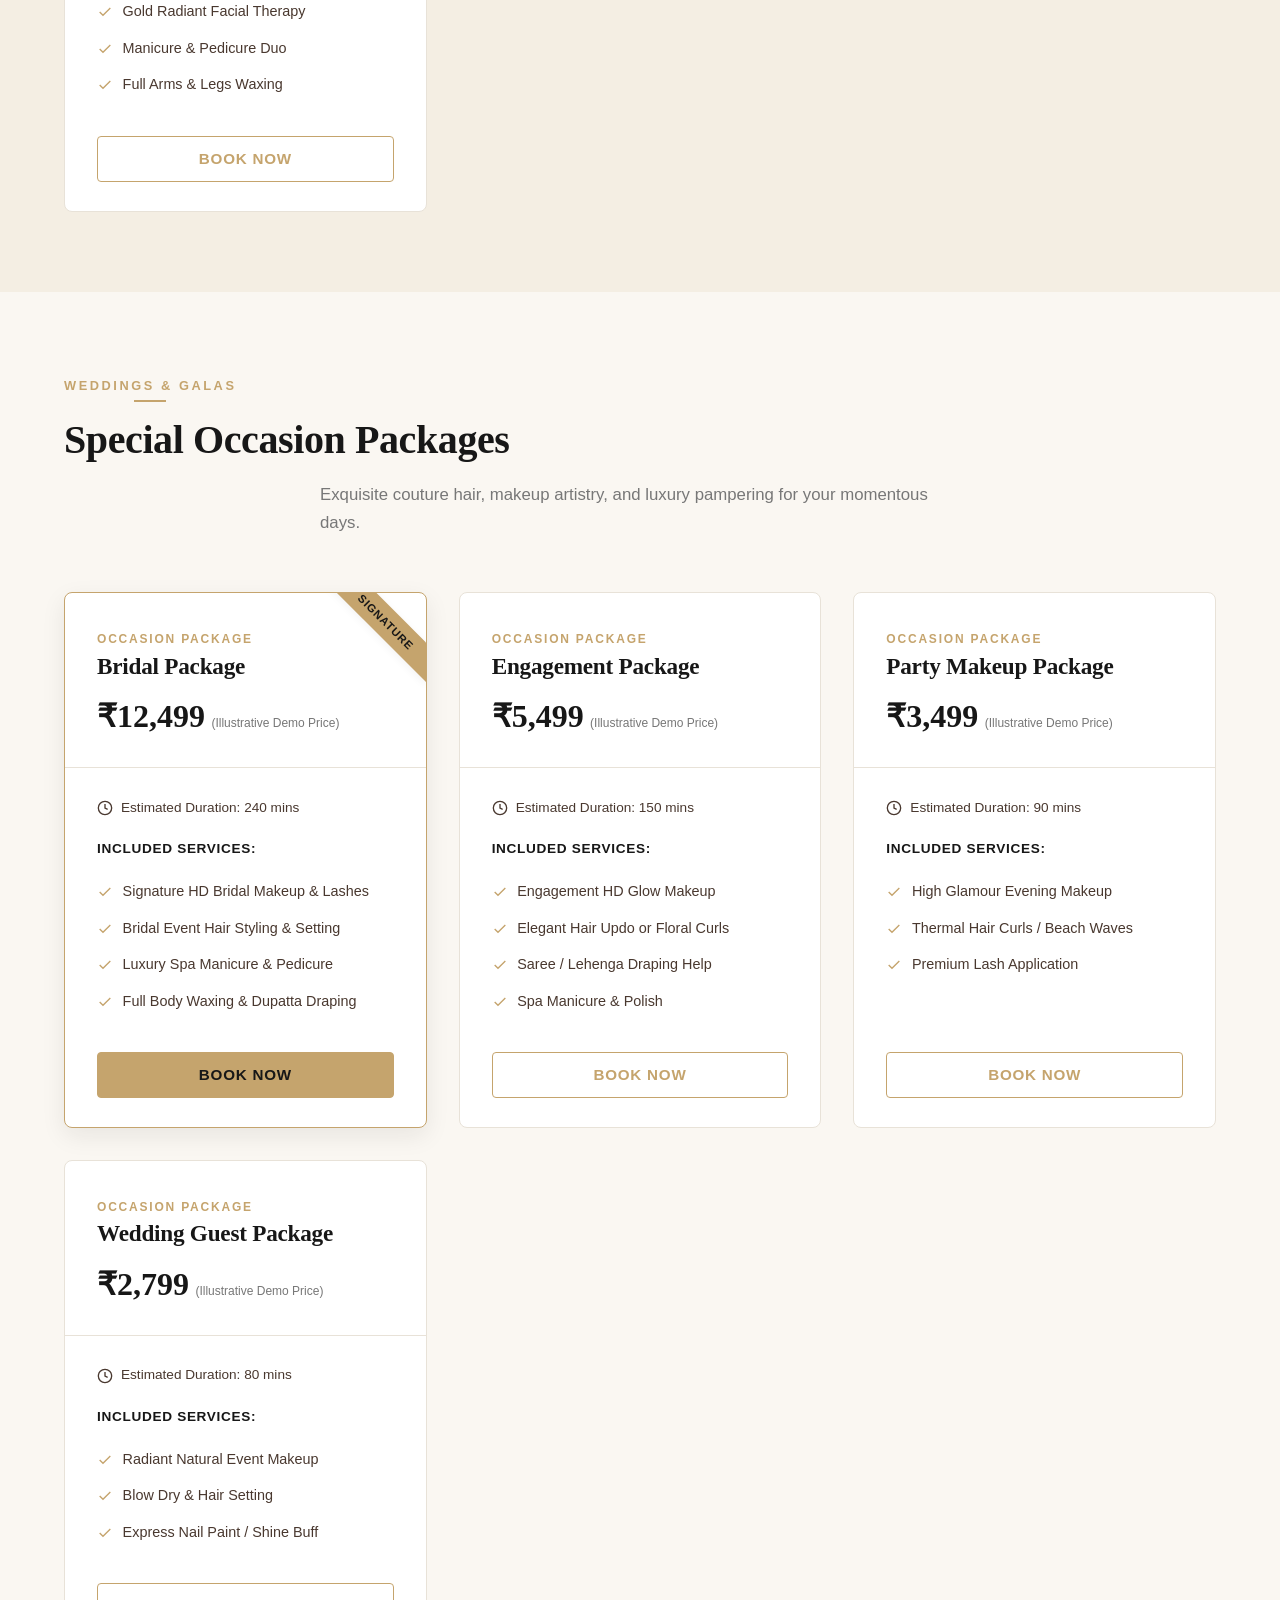
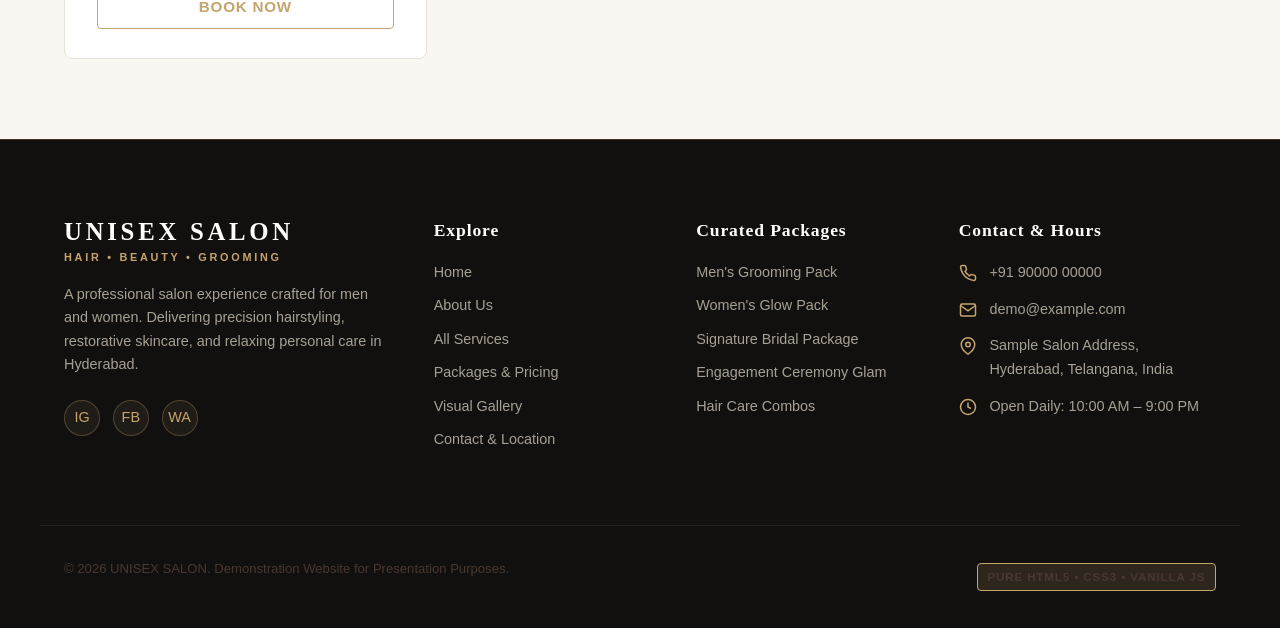
<file: packages.html>
<!DOCTYPE html>
<html lang="en">
<head>
  <meta charset="UTF-8">
  <meta name="viewport" content="width=device-width, initial-scale=1.0">
  <meta name="description" content="Curated Beauty & Grooming Packages at UNISEX SALON. Special combinations for men, women, weddings, and celebrations with clear demo pricing.">
  <title>Packages & Pricing | UNISEX SALON</title>
  <link rel="stylesheet" href="css/style.css">
</head>
<body>

  <!-- Site Header & Navigation -->
  <header class="site-header" role="banner">
    <div class="container header-inner">
      <a href="index.html" class="brand-logo" aria-label="UNISEX SALON Homepage">
        <span class="logo-main">UNISEX SALON</span>
        <span class="logo-sub">Hair • Beauty • Grooming</span>
      </a>

      <nav aria-label="Main Navigation">
        <ul class="nav-menu">
          <li><a href="index.html" class="nav-link">Home</a></li>
          <li><a href="about.html" class="nav-link">About Us</a></li>
          <li><a href="services.html" class="nav-link">Services</a></li>
          <li><a href="mens-services.html" class="nav-link">Men's Services</a></li>
          <li><a href="womens-services.html" class="nav-link">Women's Services</a></li>
          <li><a href="packages.html" class="nav-link active">Packages</a></li>
          <li><a href="gallery.html" class="nav-link">Gallery</a></li>
          <li><a href="contact.html" class="nav-link">Contact</a></li>
        </ul>
      </nav>

      <div class="header-actions">
        <button class="btn btn-primary btn-sm" data-open-booking data-category="women" aria-label="Book a Package">Book Appointment</button>
        <button class="mobile-nav-toggle" aria-label="Toggle navigation menu" aria-expanded="false">
          <svg viewBox="0 0 24 24"><line x1="3" y1="12" x2="21" y2="12"></line><line x1="3" y1="6" x2="21" y2="6"></line><line x1="3" y1="18" x2="21" y2="18"></line></svg>
        </button>
      </div>
    </div>
  </header>

  <main>
    <!-- PAGE HERO -->
    <section class="page-hero">
      <div class="container">
        <span class="section-badge">Curated Multi-Service Rituals</span>
        <h1>Beauty & Grooming Packages</h1>
        <p>Expertly bundled hair, skin, and styling rituals for men and women. All listed prices are illustrative demo prices.</p>
      </div>
    </section>

    <!-- INTRO BANNER -->
    <section class="section-sm section-beige">
      <div class="container text-center">
        <p style="margin: 0; font-size: 0.95rem; color: var(--color-deep-brown);">
          <strong>Demonstration Pricing Notice:</strong> All package rates and durations below are illustrative and meant for demo evaluation. Actual prices can be updated dynamically as business needs evolve.
        </p>
      </div>
    </section>

    <!-- SECTION 1: MEN'S PACKAGES -->
    <section class="section">
      <div class="container">
        <div class="section-header">
          <span class="section-badge">For Gentlemen</span>
          <h2 class="section-title">Men's Grooming Packages</h2>
          <p class="section-subtitle">Comprehensive styling, beard sculpting, and facial rejuvenation bundles.</p>
        </div>

        <div class="packages-grid">
          <!-- 1. Basic Grooming Package -->
          <div class="package-card">
            <div class="package-header">
              <span class="package-category">Men's Care</span>
              <h3 class="package-name">Basic Grooming Package</h3>
              <div class="package-price-wrap">
                <span class="package-price">₹649</span>
                <span class="package-demo-note">(Illustrative Demo Price)</span>
              </div>
            </div>
            <div class="package-body">
              <div class="package-duration">
                <svg width="16" height="16" viewBox="0 0 24 24" fill="none" stroke="currentColor" stroke-width="2"><circle cx="12" cy="12" r="10"></circle><polyline points="12 6 12 12 16 14"></polyline></svg>
                <span>Estimated Duration: 55 mins</span>
              </div>
              <span class="package-includes-title">Included Services:</span>
              <ul class="package-features">
                <li><svg viewBox="0 0 24 24" fill="none" stroke="currentColor" stroke-width="2"><polyline points="20 6 9 17 4 12"></polyline></svg> Classic Haircut & Taper</li>
                <li><svg viewBox="0 0 24 24" fill="none" stroke="currentColor" stroke-width="2"><polyline points="20 6 9 17 4 12"></polyline></svg> Precision Beard Trimming</li>
                <li><svg viewBox="0 0 24 24" fill="none" stroke="currentColor" stroke-width="2"><polyline points="20 6 9 17 4 12"></polyline></svg> Purifying Tea Tree Hair Wash</li>
              </ul>
              <button class="btn btn-outline-gold" data-open-booking data-category="men" data-service="Basic Grooming Package">Book Now</button>
            </div>
          </div>

          <!-- 2. Haircut and Beard Package -->
          <div class="package-card featured">
            <span class="package-ribbon">Most Popular</span>
            <div class="package-header">
              <span class="package-category">Men's Care</span>
              <h3 class="package-name">Haircut and Beard Package</h3>
              <div class="package-price-wrap">
                <span class="package-price">₹549</span>
                <span class="package-demo-note">(Illustrative Demo Price)</span>
              </div>
            </div>
            <div class="package-body">
              <div class="package-duration">
                <svg width="16" height="16" viewBox="0 0 24 24" fill="none" stroke="currentColor" stroke-width="2"><circle cx="12" cy="12" r="10"></circle><polyline points="12 6 12 12 16 14"></polyline></svg>
                <span>Estimated Duration: 45 mins</span>
              </div>
              <span class="package-includes-title">Included Services:</span>
              <ul class="package-features">
                <li><svg viewBox="0 0 24 24" fill="none" stroke="currentColor" stroke-width="2"><polyline points="20 6 9 17 4 12"></polyline></svg> Modern Cut & Skin Fade</li>
                <li><svg viewBox="0 0 24 24" fill="none" stroke="currentColor" stroke-width="2"><polyline points="20 6 9 17 4 12"></polyline></svg> Signature Razor Line Beard Styling</li>
                <li><svg viewBox="0 0 24 24" fill="none" stroke="currentColor" stroke-width="2"><polyline points="20 6 9 17 4 12"></polyline></svg> Steam Hot Towel & Cedar Oil</li>
              </ul>
              <button class="btn btn-primary" data-open-booking data-category="men" data-service="Haircut and Beard Package">Book Now</button>
            </div>
          </div>

          <!-- 3. Premium Grooming Package -->
          <div class="package-card">
            <div class="package-header">
              <span class="package-category">Men's Care</span>
              <h3 class="package-name">Premium Grooming Package</h3>
              <div class="package-price-wrap">
                <span class="package-price">₹1,299</span>
                <span class="package-demo-note">(Illustrative Demo Price)</span>
              </div>
            </div>
            <div class="package-body">
              <div class="package-duration">
                <svg width="16" height="16" viewBox="0 0 24 24" fill="none" stroke="currentColor" stroke-width="2"><circle cx="12" cy="12" r="10"></circle><polyline points="12 6 12 12 16 14"></polyline></svg>
                <span>Estimated Duration: 90 mins</span>
              </div>
              <span class="package-includes-title">Included Services:</span>
              <ul class="package-features">
                <li><svg viewBox="0 0 24 24" fill="none" stroke="currentColor" stroke-width="2"><polyline points="20 6 9 17 4 12"></polyline></svg> Modern Haircut & Heat Styling</li>
                <li><svg viewBox="0 0 24 24" fill="none" stroke="currentColor" stroke-width="2"><polyline points="20 6 9 17 4 12"></polyline></svg> Hot Towel Shave / Beard Sculpt</li>
                <li><svg viewBox="0 0 24 24" fill="none" stroke="currentColor" stroke-width="2"><polyline points="20 6 9 17 4 12"></polyline></svg> Detan Face Mask Treatment</li>
                <li><svg viewBox="0 0 24 24" fill="none" stroke="currentColor" stroke-width="2"><polyline points="20 6 9 17 4 12"></polyline></svg> 15-Minute Almond Oil Head Massage</li>
              </ul>
              <button class="btn btn-outline-gold" data-open-booking data-category="men" data-service="Premium Grooming Package">Book Now</button>
            </div>
          </div>

          <!-- 4. Complete Men's Care Package -->
          <div class="package-card">
            <div class="package-header">
              <span class="package-category">Men's Care</span>
              <h3 class="package-name">Complete Men's Care Package</h3>
              <div class="package-price-wrap">
                <span class="package-price">₹2,199</span>
                <span class="package-demo-note">(Illustrative Demo Price)</span>
              </div>
            </div>
            <div class="package-body">
              <div class="package-duration">
                <svg width="16" height="16" viewBox="0 0 24 24" fill="none" stroke="currentColor" stroke-width="2"><circle cx="12" cy="12" r="10"></circle><polyline points="12 6 12 12 16 14"></polyline></svg>
                <span>Estimated Duration: 135 mins</span>
              </div>
              <span class="package-includes-title">Included Services:</span>
              <ul class="package-features">
                <li><svg viewBox="0 0 24 24" fill="none" stroke="currentColor" stroke-width="2"><polyline points="20 6 9 17 4 12"></polyline></svg> Precision Haircut & Beard Architecture</li>
                <li><svg viewBox="0 0 24 24" fill="none" stroke="currentColor" stroke-width="2"><polyline points="20 6 9 17 4 12"></polyline></svg> Revitalizing Men's Basic Facial</li>
                <li><svg viewBox="0 0 24 24" fill="none" stroke="currentColor" stroke-width="2"><polyline points="20 6 9 17 4 12"></polyline></svg> Invigorating Hair Spa with Steam</li>
                <li><svg viewBox="0 0 24 24" fill="none" stroke="currentColor" stroke-width="2"><polyline points="20 6 9 17 4 12"></polyline></svg> Express Manicure & Hand Care</li>
              </ul>
              <button class="btn btn-outline-gold" data-open-booking data-category="men" data-service="Complete Men's Care Package">Book Now</button>
            </div>
          </div>
        </div>
      </div>
    </section>

    <!-- SECTION 2: WOMEN'S PACKAGES -->
    <section class="section section-beige">
      <div class="container">
        <div class="section-header">
          <span class="section-badge">For Ladies</span>
          <h2 class="section-title">Women's Beauty Packages</h2>
          <p class="section-subtitle">Multi-ritual care combining hair styling, skincare renewal, and spa pampering.</p>
        </div>

        <div class="packages-grid">
          <!-- 1. Basic Beauty Package -->
          <div class="package-card">
            <div class="package-header">
              <span class="package-category">Women's Care</span>
              <h3 class="package-name">Basic Beauty Package</h3>
              <div class="package-price-wrap">
                <span class="package-price">₹999</span>
                <span class="package-demo-note">(Illustrative Demo Price)</span>
              </div>
            </div>
            <div class="package-body">
              <div class="package-duration">
                <svg width="16" height="16" viewBox="0 0 24 24" fill="none" stroke="currentColor" stroke-width="2"><circle cx="12" cy="12" r="10"></circle><polyline points="12 6 12 12 16 14"></polyline></svg>
                <span>Estimated Duration: 75 mins</span>
              </div>
              <span class="package-includes-title">Included Services:</span>
              <ul class="package-features">
                <li><svg viewBox="0 0 24 24" fill="none" stroke="currentColor" stroke-width="2"><polyline points="20 6 9 17 4 12"></polyline></svg> Glow Cleanup Facial</li>
                <li><svg viewBox="0 0 24 24" fill="none" stroke="currentColor" stroke-width="2"><polyline points="20 6 9 17 4 12"></polyline></svg> Eyebrow & Upper Lip Threading</li>
                <li><svg viewBox="0 0 24 24" fill="none" stroke="currentColor" stroke-width="2"><polyline points="20 6 9 17 4 12"></polyline></svg> Hair Wash & Blow Dry Styling</li>
              </ul>
              <button class="btn btn-outline-gold" data-open-booking data-category="women" data-service="Basic Beauty Package">Book Now</button>
            </div>
          </div>

          <!-- 2. Hair and Skin Care Package -->
          <div class="package-card featured">
            <span class="package-ribbon">Recommended</span>
            <div class="package-header">
              <span class="package-category">Women's Care</span>
              <h3 class="package-name">Hair and Skin Care Package</h3>
              <div class="package-price-wrap">
                <span class="package-price">₹1,899</span>
                <span class="package-demo-note">(Illustrative Demo Price)</span>
              </div>
            </div>
            <div class="package-body">
              <div class="package-duration">
                <svg width="16" height="16" viewBox="0 0 24 24" fill="none" stroke="currentColor" stroke-width="2"><circle cx="12" cy="12" r="10"></circle><polyline points="12 6 12 12 16 14"></polyline></svg>
                <span>Estimated Duration: 120 mins</span>
              </div>
              <span class="package-includes-title">Included Services:</span>
              <ul class="package-features">
                <li><svg viewBox="0 0 24 24" fill="none" stroke="currentColor" stroke-width="2"><polyline points="20 6 9 17 4 12"></polyline></svg> Deep Nourishing Hair Spa</li>
                <li><svg viewBox="0 0 24 24" fill="none" stroke="currentColor" stroke-width="2"><polyline points="20 6 9 17 4 12"></polyline></svg> Fruit Glow Facial</li>
                <li><svg viewBox="0 0 24 24" fill="none" stroke="currentColor" stroke-width="2"><polyline points="20 6 9 17 4 12"></polyline></svg> Eyebrow Threading & Upper Lip</li>
                <li><svg viewBox="0 0 24 24" fill="none" stroke="currentColor" stroke-width="2"><polyline points="20 6 9 17 4 12"></polyline></svg> Blowout Finish</li>
              </ul>
              <button class="btn btn-primary" data-open-booking data-category="women" data-service="Hair and Skin Care Package">Book Now</button>
            </div>
          </div>

          <!-- 3. Premium Beauty Package -->
          <div class="package-card">
            <div class="package-header">
              <span class="package-category">Women's Care</span>
              <h3 class="package-name">Premium Beauty Package</h3>
              <div class="package-price-wrap">
                <span class="package-price">₹2,899</span>
                <span class="package-demo-note">(Illustrative Demo Price)</span>
              </div>
            </div>
            <div class="package-body">
              <div class="package-duration">
                <svg width="16" height="16" viewBox="0 0 24 24" fill="none" stroke="currentColor" stroke-width="2"><circle cx="12" cy="12" r="10"></circle><polyline points="12 6 12 12 16 14"></polyline></svg>
                <span>Estimated Duration: 140 mins</span>
              </div>
              <span class="package-includes-title">Included Services:</span>
              <ul class="package-features">
                <li><svg viewBox="0 0 24 24" fill="none" stroke="currentColor" stroke-width="2"><polyline points="20 6 9 17 4 12"></polyline></svg> Gold Radiance Facial</li>
                <li><svg viewBox="0 0 24 24" fill="none" stroke="currentColor" stroke-width="2"><polyline points="20 6 9 17 4 12"></polyline></svg> Precision Haircut & Styling</li>
                <li><svg viewBox="0 0 24 24" fill="none" stroke="currentColor" stroke-width="2"><polyline points="20 6 9 17 4 12"></polyline></svg> Full Arms & Underarms Waxing</li>
                <li><svg viewBox="0 0 24 24" fill="none" stroke="currentColor" stroke-width="2"><polyline points="20 6 9 17 4 12"></polyline></svg> Basic Pedicure Treatment</li>
              </ul>
              <button class="btn btn-outline-gold" data-open-booking data-category="women" data-service="Premium Beauty Package">Book Now</button>
            </div>
          </div>

          <!-- 4. Complete Beauty Package -->
          <div class="package-card">
            <div class="package-header">
              <span class="package-category">Women's Care</span>
              <h3 class="package-name">Complete Beauty Package</h3>
              <div class="package-price-wrap">
                <span class="package-price">₹3,499</span>
                <span class="package-demo-note">(Illustrative Demo Price)</span>
              </div>
            </div>
            <div class="package-body">
              <div class="package-duration">
                <svg width="16" height="16" viewBox="0 0 24 24" fill="none" stroke="currentColor" stroke-width="2"><circle cx="12" cy="12" r="10"></circle><polyline points="12 6 12 12 16 14"></polyline></svg>
                <span>Estimated Duration: 160 mins</span>
              </div>
              <span class="package-includes-title">Included Services:</span>
              <ul class="package-features">
                <li><svg viewBox="0 0 24 24" fill="none" stroke="currentColor" stroke-width="2"><polyline points="20 6 9 17 4 12"></polyline></svg> Haircut & Intensive Hair Spa</li>
                <li><svg viewBox="0 0 24 24" fill="none" stroke="currentColor" stroke-width="2"><polyline points="20 6 9 17 4 12"></polyline></svg> Gold Radiant Facial Therapy</li>
                <li><svg viewBox="0 0 24 24" fill="none" stroke="currentColor" stroke-width="2"><polyline points="20 6 9 17 4 12"></polyline></svg> Manicure & Pedicure Duo</li>
                <li><svg viewBox="0 0 24 24" fill="none" stroke="currentColor" stroke-width="2"><polyline points="20 6 9 17 4 12"></polyline></svg> Full Arms & Legs Waxing</li>
              </ul>
              <button class="btn btn-outline-gold" data-open-booking data-category="women" data-service="Complete Beauty Package">Book Now</button>
            </div>
          </div>
        </div>
      </div>
    </section>

    <!-- SECTION 3: SPECIAL OCCASION PACKAGES -->
    <section class="section">
      <div class="container">
        <div class="section-header">
          <span class="section-badge">Weddings & Galas</span>
          <h2 class="section-title">Special Occasion Packages</h2>
          <p class="section-subtitle">Exquisite couture hair, makeup artistry, and luxury pampering for your momentous days.</p>
        </div>

        <div class="packages-grid">
          <!-- 1. Bridal Package -->
          <div class="package-card featured">
            <span class="package-ribbon">Signature</span>
            <div class="package-header">
              <span class="package-category">Occasion Package</span>
              <h3 class="package-name">Bridal Package</h3>
              <div class="package-price-wrap">
                <span class="package-price">₹12,499</span>
                <span class="package-demo-note">(Illustrative Demo Price)</span>
              </div>
            </div>
            <div class="package-body">
              <div class="package-duration">
                <svg width="16" height="16" viewBox="0 0 24 24" fill="none" stroke="currentColor" stroke-width="2"><circle cx="12" cy="12" r="10"></circle><polyline points="12 6 12 12 16 14"></polyline></svg>
                <span>Estimated Duration: 240 mins</span>
              </div>
              <span class="package-includes-title">Included Services:</span>
              <ul class="package-features">
                <li><svg viewBox="0 0 24 24" fill="none" stroke="currentColor" stroke-width="2"><polyline points="20 6 9 17 4 12"></polyline></svg> Signature HD Bridal Makeup & Lashes</li>
                <li><svg viewBox="0 0 24 24" fill="none" stroke="currentColor" stroke-width="2"><polyline points="20 6 9 17 4 12"></polyline></svg> Bridal Event Hair Styling & Setting</li>
                <li><svg viewBox="0 0 24 24" fill="none" stroke="currentColor" stroke-width="2"><polyline points="20 6 9 17 4 12"></polyline></svg> Luxury Spa Manicure & Pedicure</li>
                <li><svg viewBox="0 0 24 24" fill="none" stroke="currentColor" stroke-width="2"><polyline points="20 6 9 17 4 12"></polyline></svg> Full Body Waxing & Dupatta Draping</li>
              </ul>
              <button class="btn btn-primary" data-open-booking data-category="women" data-service="Bridal Package">Book Now</button>
            </div>
          </div>

          <!-- 2. Engagement Package -->
          <div class="package-card">
            <div class="package-header">
              <span class="package-category">Occasion Package</span>
              <h3 class="package-name">Engagement Package</h3>
              <div class="package-price-wrap">
                <span class="package-price">₹5,499</span>
                <span class="package-demo-note">(Illustrative Demo Price)</span>
              </div>
            </div>
            <div class="package-body">
              <div class="package-duration">
                <svg width="16" height="16" viewBox="0 0 24 24" fill="none" stroke="currentColor" stroke-width="2"><circle cx="12" cy="12" r="10"></circle><polyline points="12 6 12 12 16 14"></polyline></svg>
                <span>Estimated Duration: 150 mins</span>
              </div>
              <span class="package-includes-title">Included Services:</span>
              <ul class="package-features">
                <li><svg viewBox="0 0 24 24" fill="none" stroke="currentColor" stroke-width="2"><polyline points="20 6 9 17 4 12"></polyline></svg> Engagement HD Glow Makeup</li>
                <li><svg viewBox="0 0 24 24" fill="none" stroke="currentColor" stroke-width="2"><polyline points="20 6 9 17 4 12"></polyline></svg> Elegant Hair Updo or Floral Curls</li>
                <li><svg viewBox="0 0 24 24" fill="none" stroke="currentColor" stroke-width="2"><polyline points="20 6 9 17 4 12"></polyline></svg> Saree / Lehenga Draping Help</li>
                <li><svg viewBox="0 0 24 24" fill="none" stroke="currentColor" stroke-width="2"><polyline points="20 6 9 17 4 12"></polyline></svg> Spa Manicure & Polish</li>
              </ul>
              <button class="btn btn-outline-gold" data-open-booking data-category="women" data-service="Engagement Package">Book Now</button>
            </div>
          </div>

          <!-- 3. Party Makeup Package -->
          <div class="package-card">
            <div class="package-header">
              <span class="package-category">Occasion Package</span>
              <h3 class="package-name">Party Makeup Package</h3>
              <div class="package-price-wrap">
                <span class="package-price">₹3,499</span>
                <span class="package-demo-note">(Illustrative Demo Price)</span>
              </div>
            </div>
            <div class="package-body">
              <div class="package-duration">
                <svg width="16" height="16" viewBox="0 0 24 24" fill="none" stroke="currentColor" stroke-width="2"><circle cx="12" cy="12" r="10"></circle><polyline points="12 6 12 12 16 14"></polyline></svg>
                <span>Estimated Duration: 90 mins</span>
              </div>
              <span class="package-includes-title">Included Services:</span>
              <ul class="package-features">
                <li><svg viewBox="0 0 24 24" fill="none" stroke="currentColor" stroke-width="2"><polyline points="20 6 9 17 4 12"></polyline></svg> High Glamour Evening Makeup</li>
                <li><svg viewBox="0 0 24 24" fill="none" stroke="currentColor" stroke-width="2"><polyline points="20 6 9 17 4 12"></polyline></svg> Thermal Hair Curls / Beach Waves</li>
                <li><svg viewBox="0 0 24 24" fill="none" stroke="currentColor" stroke-width="2"><polyline points="20 6 9 17 4 12"></polyline></svg> Premium Lash Application</li>
              </ul>
              <button class="btn btn-outline-gold" data-open-booking data-category="women" data-service="Party Makeup Package">Book Now</button>
            </div>
          </div>

          <!-- 4. Wedding Guest Package -->
          <div class="package-card">
            <div class="package-header">
              <span class="package-category">Occasion Package</span>
              <h3 class="package-name">Wedding Guest Package</h3>
              <div class="package-price-wrap">
                <span class="package-price">₹2,799</span>
                <span class="package-demo-note">(Illustrative Demo Price)</span>
              </div>
            </div>
            <div class="package-body">
              <div class="package-duration">
                <svg width="16" height="16" viewBox="0 0 24 24" fill="none" stroke="currentColor" stroke-width="2"><circle cx="12" cy="12" r="10"></circle><polyline points="12 6 12 12 16 14"></polyline></svg>
                <span>Estimated Duration: 80 mins</span>
              </div>
              <span class="package-includes-title">Included Services:</span>
              <ul class="package-features">
                <li><svg viewBox="0 0 24 24" fill="none" stroke="currentColor" stroke-width="2"><polyline points="20 6 9 17 4 12"></polyline></svg> Radiant Natural Event Makeup</li>
                <li><svg viewBox="0 0 24 24" fill="none" stroke="currentColor" stroke-width="2"><polyline points="20 6 9 17 4 12"></polyline></svg> Blow Dry & Hair Setting</li>
                <li><svg viewBox="0 0 24 24" fill="none" stroke="currentColor" stroke-width="2"><polyline points="20 6 9 17 4 12"></polyline></svg> Express Nail Paint / Shine Buff</li>
              </ul>
              <button class="btn btn-outline-gold" data-open-booking data-category="women" data-service="Wedding Guest Package">Book Now</button>
            </div>
          </div>
        </div>
      </div>
    </section>
  </main>

  <!-- APPOINTMENT MODAL -->
  <div class="modal-backdrop" id="appointmentModal" role="dialog" aria-modal="true" aria-labelledby="appointmentModalTitle">
    <div class="modal-dialog">
      <div class="modal-header">
        <h3 id="appointmentModalTitle">Book a Package</h3>
        <button class="modal-close-btn" data-close-modal aria-label="Close modal">&times;</button>
      </div>
      <div class="modal-body">
        <form id="appointmentForm" novalidate>
          <div class="category-toggle-group">
            <label class="toggle-option">
              <input type="radio" name="bookingCategory" value="women" checked>
              <span class="toggle-card">Women's Services</span>
            </label>
            <label class="toggle-option">
              <input type="radio" name="bookingCategory" value="men">
              <span class="toggle-card">Men's Services</span>
            </label>
          </div>

          <div class="form-row">
            <div class="form-group">
              <label for="bookingName" class="form-label">Full Name *</label>
              <input type="text" id="bookingName" class="form-control" placeholder="e.g. Ananya Rao" required>
              <span class="form-feedback">Please enter your name.</span>
            </div>
            <div class="form-group">
              <label for="bookingPhone" class="form-label">Phone Number *</label>
              <input type="tel" id="bookingPhone" class="form-control" placeholder="e.g. +91 90000 00000" required>
              <span class="form-feedback">Please enter a valid contact number.</span>
            </div>
          </div>

          <div class="form-group">
            <label for="bookingEmail" class="form-label">Email Address *</label>
            <input type="email" id="bookingEmail" class="form-control" placeholder="e.g. client@example.com" required>
            <span class="form-feedback">Please enter a valid email address.</span>
          </div>

          <div class="form-group">
            <label for="bookingService" class="form-label">Select Service / Package *</label>
            <select id="bookingService" class="form-control" required>
              <option value="">-- Choose a Service or Package --</option>
            </select>
            <span class="form-feedback">Please choose a package.</span>
          </div>

          <div class="form-row">
            <div class="form-group">
              <label for="bookingStylist" class="form-label">Preferred Stylist</label>
              <select id="bookingStylist" class="form-control">
                <option value="Any Specialist">Any Available Specialist</option>
                <option value="Alex M. (Hair Specialist)">Alex M. (Hair Specialist)</option>
                <option value="Priya S. (Makeup & Skin)">Priya S. (Makeup & Skin)</option>
                <option value="Marcus K. (Barber & Beard)">Marcus K. (Barber & Beard)</option>
                <option value="Elena R. (Spa & Skincare)">Elena R. (Spa & Skincare)</option>
              </select>
            </div>
            <div class="form-group">
              <label for="appointmentDate" class="form-label">Appointment Date *</label>
              <input type="date" id="appointmentDate" class="form-control" required>
              <span class="form-feedback">Please pick a date.</span>
            </div>
          </div>

          <div class="form-row">
            <div class="form-group">
              <label for="bookingTime" class="form-label">Preferred Time *</label>
              <select id="bookingTime" class="form-control" required>
                <option value="">-- Choose Time Slot --</option>
                <option value="10:00 AM">10:00 AM</option>
                <option value="11:30 AM">11:30 AM</option>
                <option value="01:00 PM">01:00 PM</option>
                <option value="02:30 PM">02:30 PM</option>
                <option value="04:00 PM">04:00 PM</option>
                <option value="05:30 PM">05:30 PM</option>
                <option value="07:00 PM">07:00 PM</option>
                <option value="08:00 PM">08:00 PM</option>
              </select>
              <span class="form-feedback">Please pick a preferred slot.</span>
            </div>
            <div class="form-group">
              <label for="bookingNotes" class="form-label">Special Requests (Optional)</label>
              <input type="text" id="bookingNotes" class="form-control" placeholder="Any preferences...">
            </div>
          </div>

          <p style="font-size: 0.78rem; color: var(--color-soft-grey); margin-bottom: 1.5rem;">
            * All prices shown are illustrative demo prices. Real bookings are not scheduled.
          </p>

          <button type="submit" class="btn btn-primary" style="width: 100%;">Confirm Appointment Request</button>
        </form>

        <div id="appointmentConfirmation" style="display: none;"></div>
      </div>
    </div>
  </div>

  <!-- Site Footer -->
  <footer class="site-footer" role="contentinfo">
    <div class="container footer-grid">
      <div class="footer-brand">
        <a href="index.html" class="brand-logo">
          <span class="logo-main">UNISEX SALON</span>
          <span class="logo-sub">Hair • Beauty • Grooming</span>
        </a>
        <p>A professional salon experience crafted for men and women. Delivering precision hairstyling, restorative skincare, and relaxing personal care in Hyderabad.</p>
        <div class="social-links">
          <span class="social-pill">IG</span>
          <span class="social-pill">FB</span>
          <span class="social-pill">WA</span>
        </div>
      </div>

      <div class="footer-column">
        <h4>Explore</h4>
        <ul class="footer-links">
          <li><a href="index.html">Home</a></li>
          <li><a href="about.html">About Us</a></li>
          <li><a href="services.html">All Services</a></li>
          <li><a href="packages.html">Packages & Pricing</a></li>
          <li><a href="gallery.html">Visual Gallery</a></li>
          <li><a href="contact.html">Contact & Location</a></li>
        </ul>
      </div>

      <div class="footer-column">
        <h4>Curated Packages</h4>
        <ul class="footer-links">
          <li><a href="packages.html">Men's Grooming Pack</a></li>
          <li><a href="packages.html">Women's Glow Pack</a></li>
          <li><a href="packages.html">Signature Bridal Package</a></li>
          <li><a href="packages.html">Engagement Ceremony Glam</a></li>
          <li><a href="packages.html">Hair Care Combos</a></li>
        </ul>
      </div>

      <div class="footer-column">
        <h4>Contact & Hours</h4>
        <ul class="footer-contact-list">
          <li>
            <svg viewBox="0 0 24 24" fill="none" stroke="currentColor" stroke-width="2"><path d="M22 16.92v3a2 2 0 0 1-2.18 2 19.79 19.79 0 0 1-8.63-3.07 19.5 19.5 0 0 1-6-6 19.79 19.79 0 0 1-3.07-8.67A2 2 0 0 1 4.11 2h3a2 2 0 0 1 2 1.72 12.84 12.84 0 0 0 .7 2.81 2 2 0 0 1-.45 2.11L8.09 9.91a16 16 0 0 0 6 6l1.27-1.27a2 2 0 0 1 2.11-.45 12.84 12.84 0 0 0 2.81.7A2 2 0 0 1 22 16.92z"></path></svg>
            <span>+91 90000 00000</span>
          </li>
          <li>
            <svg viewBox="0 0 24 24" fill="none" stroke="currentColor" stroke-width="2"><path d="M4 4h16c1.1 0 2 .9 2 2v12c0 1.1-.9 2-2 2H4c-1.1 0-2-.9-2-2V6c0-1.1.9-2 2-2z"></path><polyline points="22,6 12,13 2,6"></polyline></svg>
            <span>demo@example.com</span>
          </li>
          <li>
            <svg viewBox="0 0 24 24" fill="none" stroke="currentColor" stroke-width="2"><path d="M21 10c0 7-9 13-9 13s-9-6-9-13a9 9 0 0 1 18 0z"></path><circle cx="12" cy="10" r="3"></circle></svg>
            <span>Sample Salon Address, Hyderabad, Telangana, India</span>
          </li>
          <li>
            <svg viewBox="0 0 24 24" fill="none" stroke="currentColor" stroke-width="2"><circle cx="12" cy="12" r="10"></circle><polyline points="12 6 12 12 16 14"></polyline></svg>
            <span>Open Daily: 10:00 AM – 9:00 PM</span>
          </li>
        </ul>
      </div>
    </div>

    <div class="container footer-bottom">
      <p>&copy; 2026 UNISEX SALON. Demonstration Website for Presentation Purposes.</p>
      <span class="demo-tag">Pure HTML5 • CSS3 • Vanilla JS</span>
    </div>
  </footer>

  <button id="backToTopBtn" class="back-to-top" aria-label="Scroll back to top">
    <svg viewBox="0 0 24 24"><polyline points="18 15 12 9 6 15"></polyline></svg>
  </button>

  <script src="js/script.js"></script>
</body>
</html>
</file>
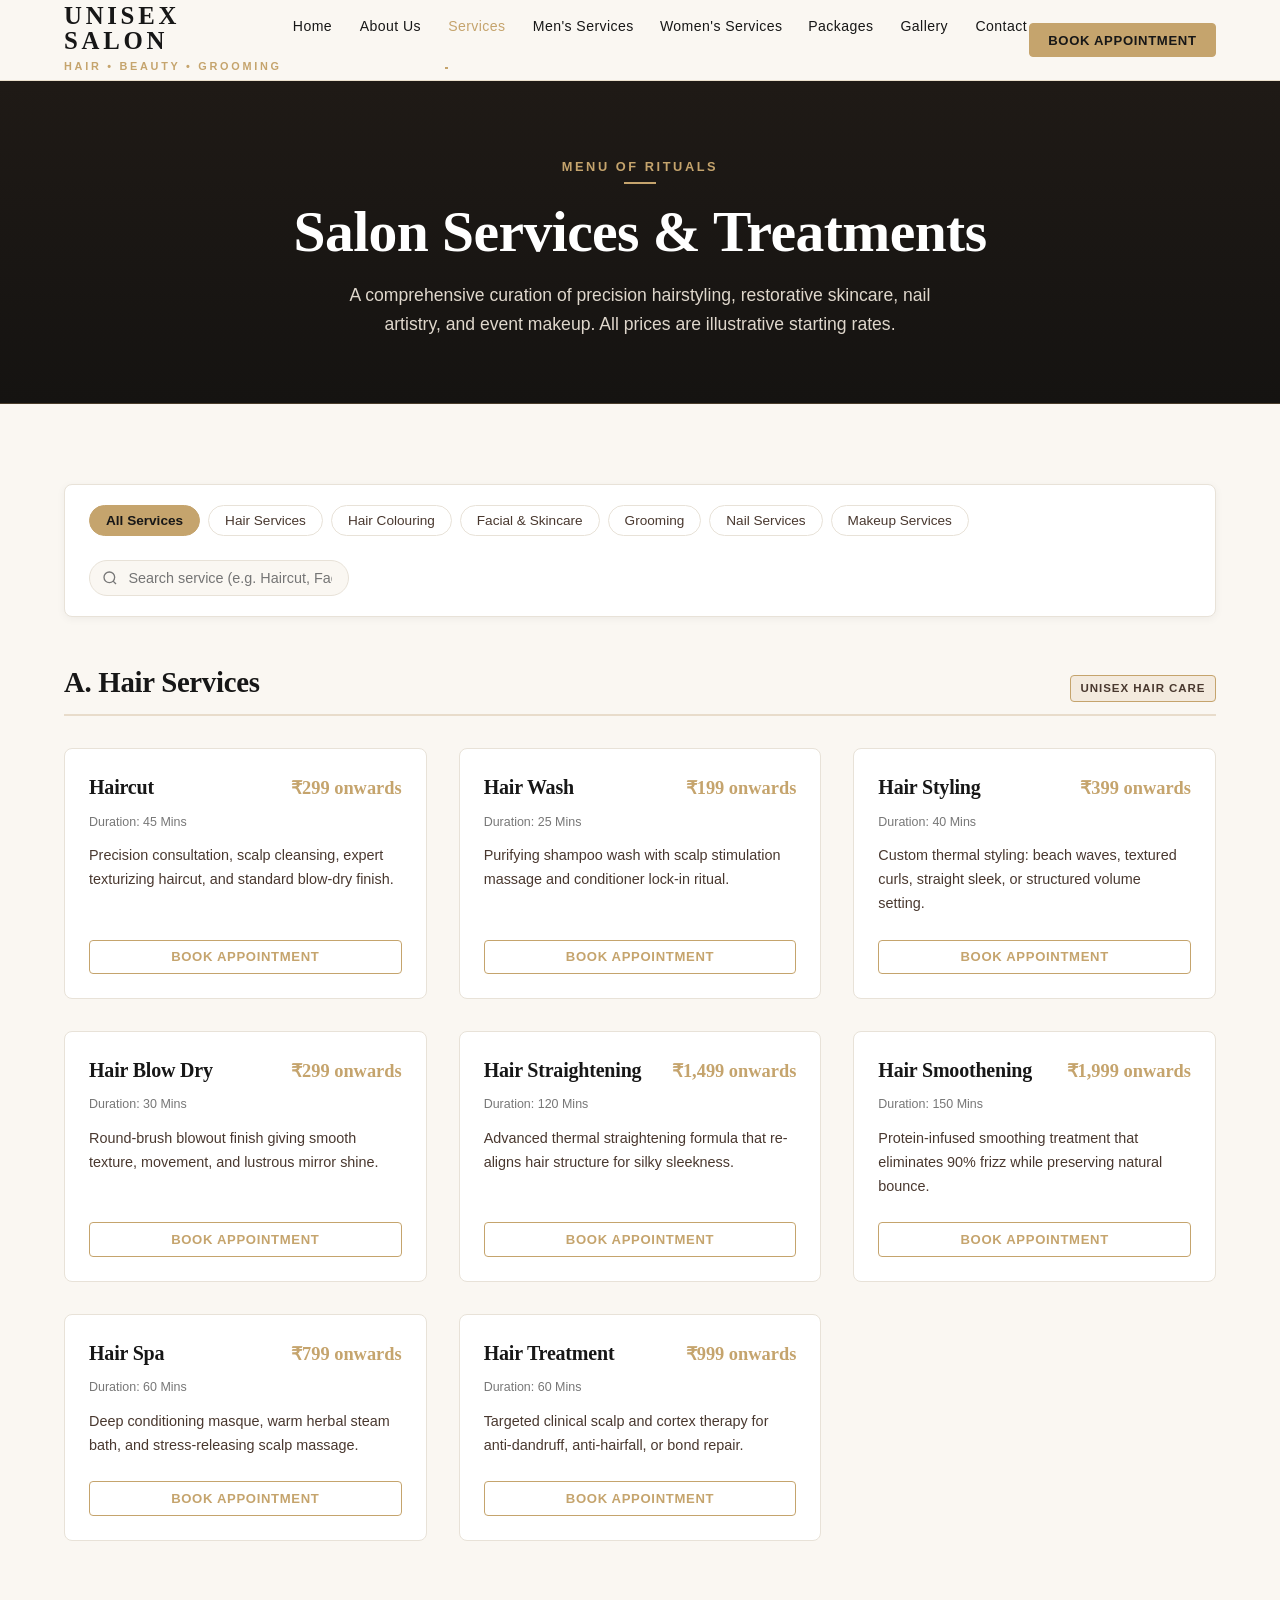
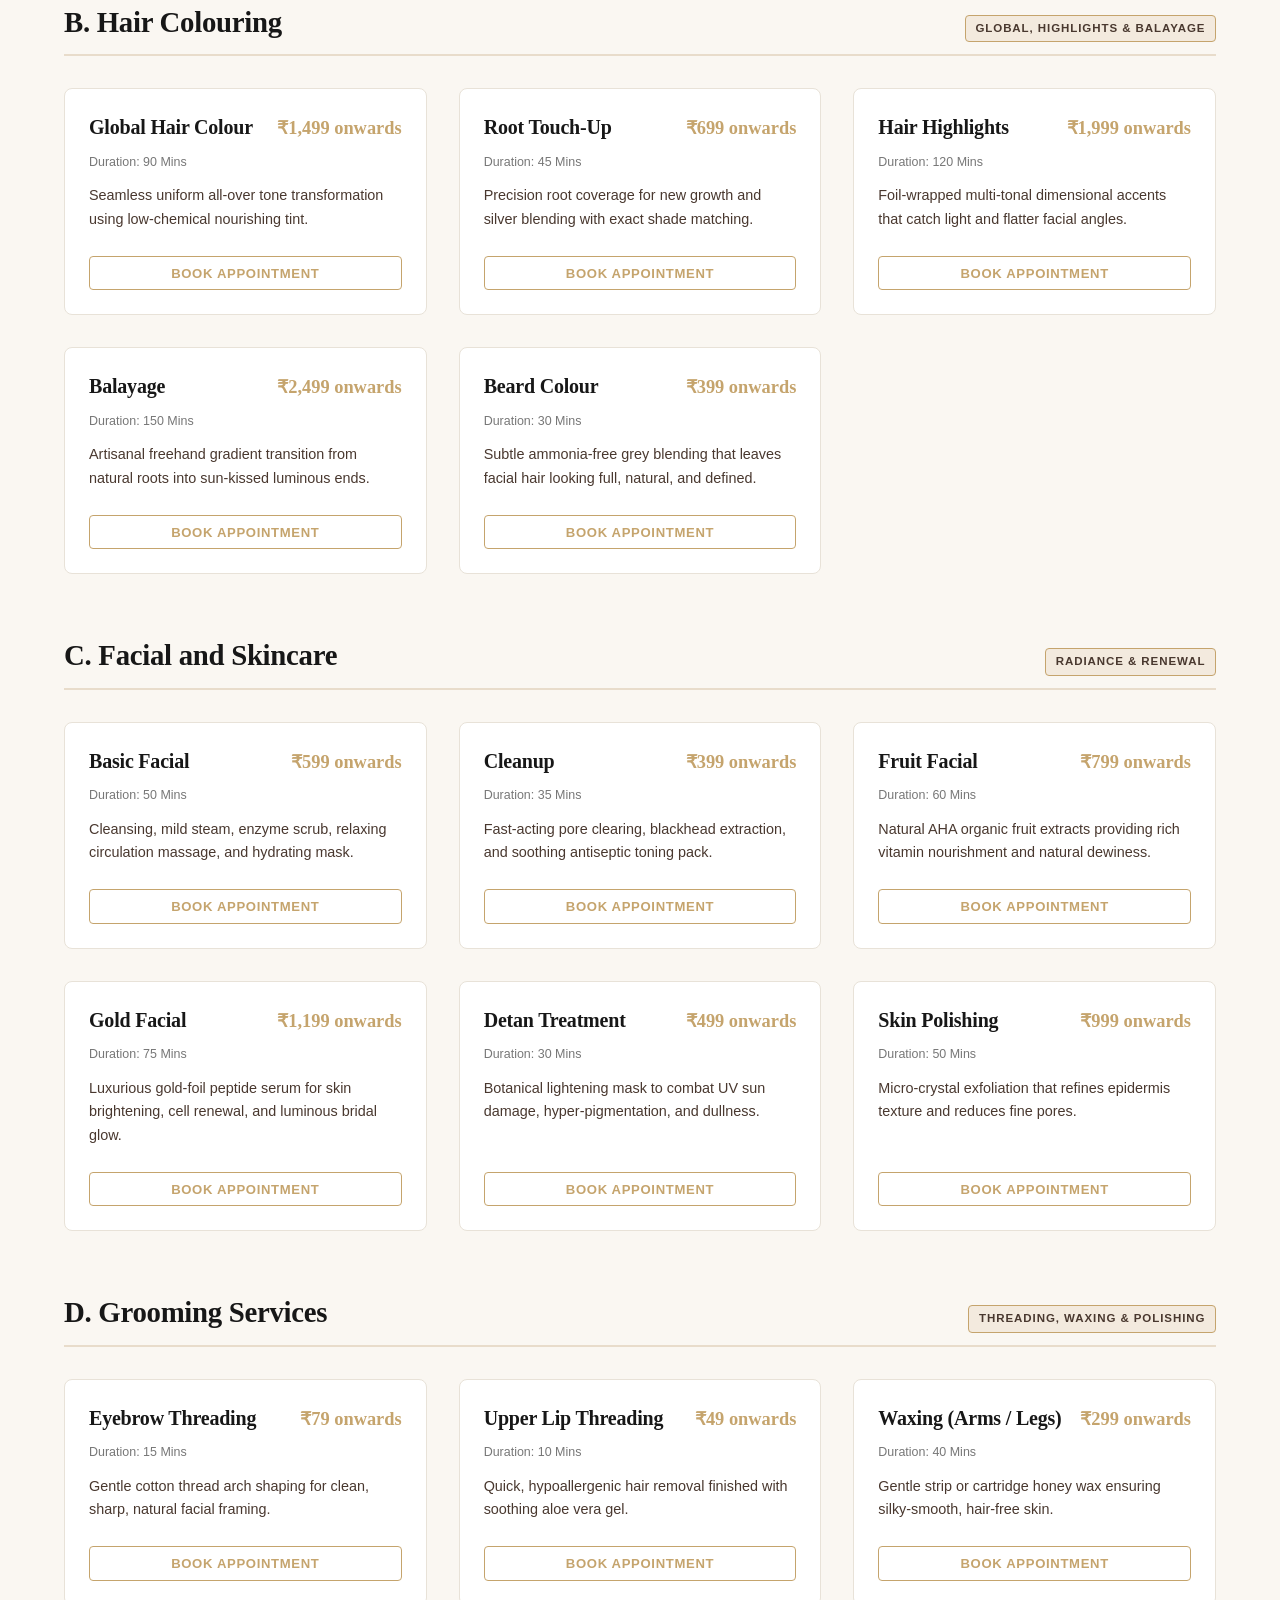
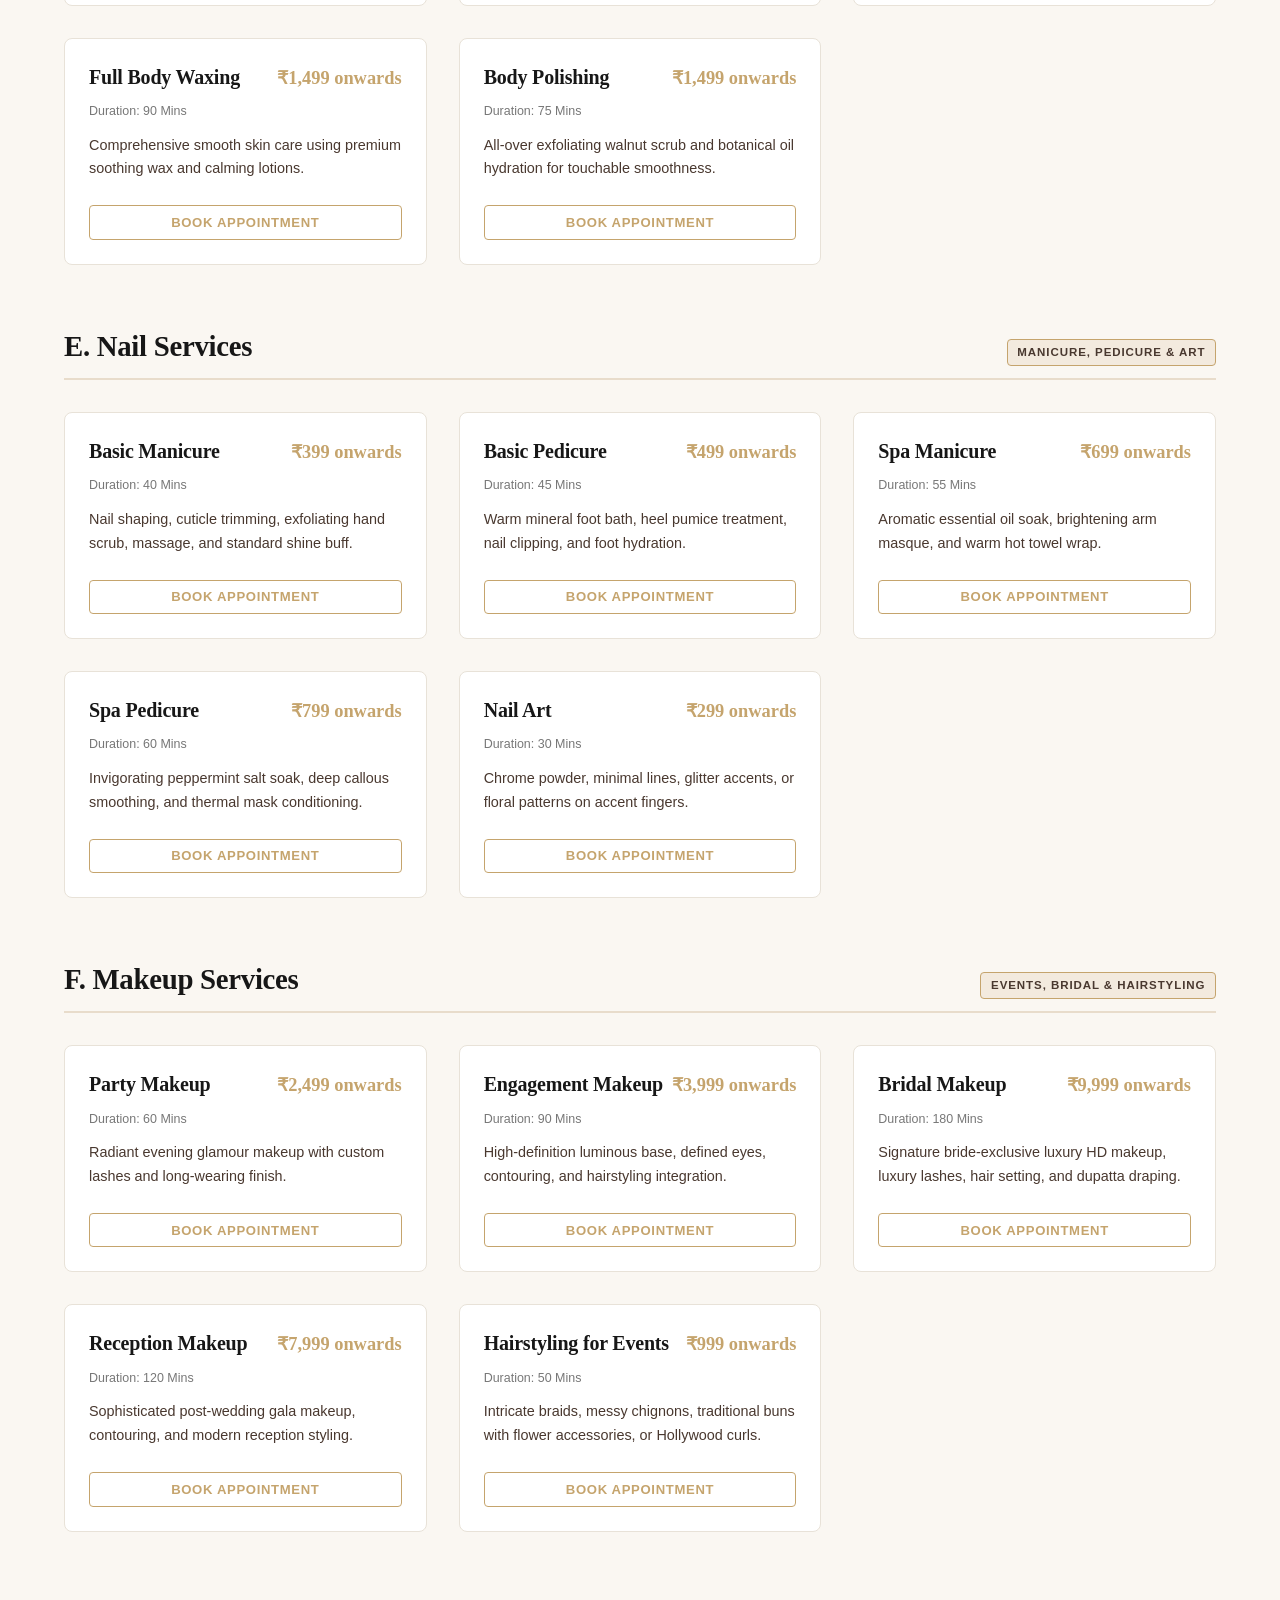
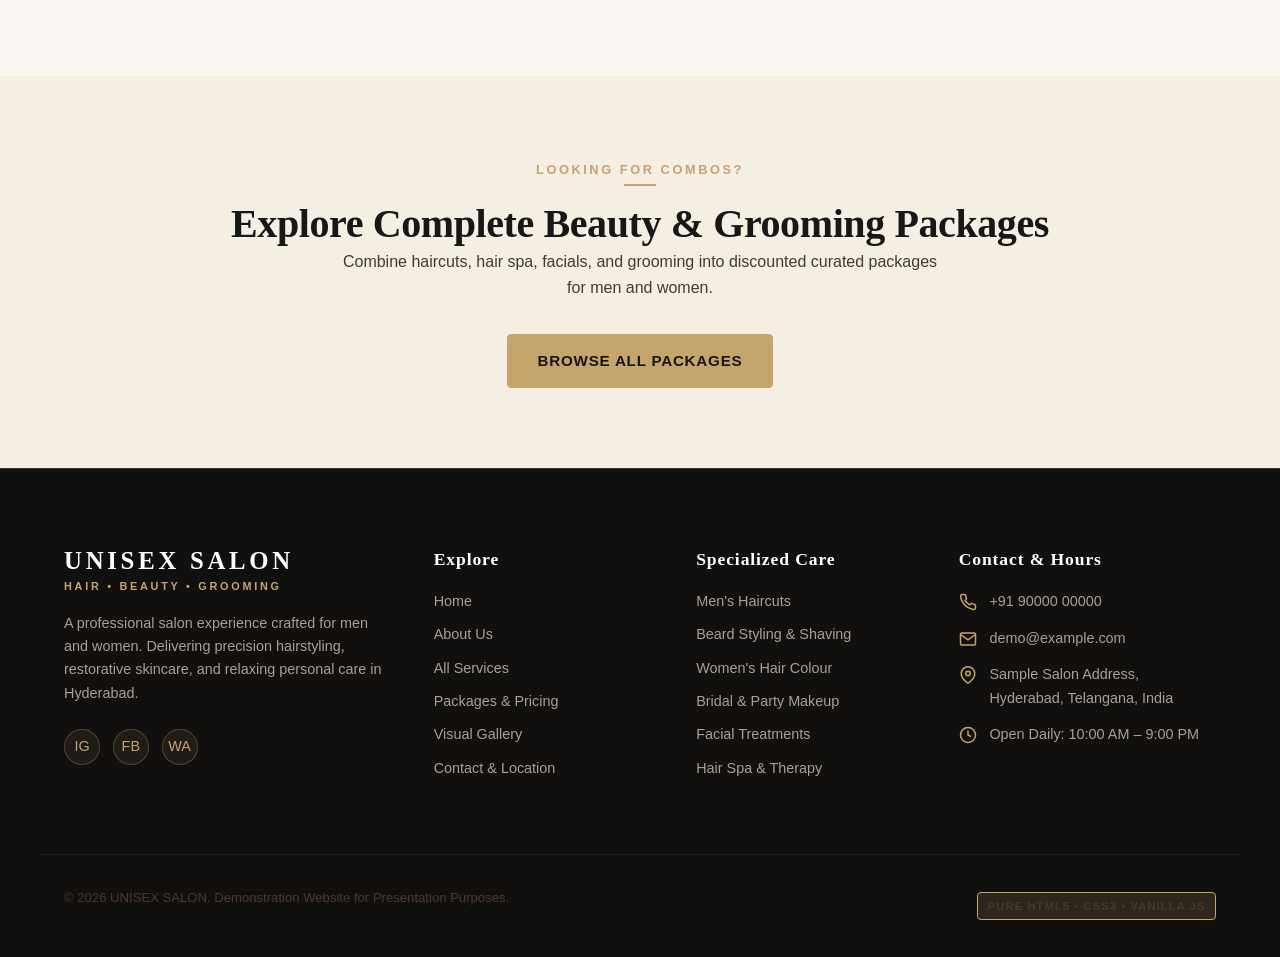
<file: services.html>
<!DOCTYPE html>
<html lang="en">
<head>
  <meta charset="UTF-8">
  <meta name="viewport" content="width=device-width, initial-scale=1.0">
  <meta name="description" content="Explore complete salon services at UNISEX SALON: Haircuts, Hair Colouring, Facial & Skincare, Grooming, Nails, and Makeup with transparent demo pricing.">
  <title>All Services | UNISEX SALON</title>
  <link rel="stylesheet" href="css/style.css">
</head>
<body>

  <!-- Site Header & Navigation -->
  <header class="site-header" role="banner">
    <div class="container header-inner">
      <a href="index.html" class="brand-logo" aria-label="UNISEX SALON Homepage">
        <span class="logo-main">UNISEX SALON</span>
        <span class="logo-sub">Hair • Beauty • Grooming</span>
      </a>

      <nav aria-label="Main Navigation">
        <ul class="nav-menu">
          <li><a href="index.html" class="nav-link">Home</a></li>
          <li><a href="about.html" class="nav-link">About Us</a></li>
          <li><a href="services.html" class="nav-link active">Services</a></li>
          <li><a href="mens-services.html" class="nav-link">Men's Services</a></li>
          <li><a href="womens-services.html" class="nav-link">Women's Services</a></li>
          <li><a href="packages.html" class="nav-link">Packages</a></li>
          <li><a href="gallery.html" class="nav-link">Gallery</a></li>
          <li><a href="contact.html" class="nav-link">Contact</a></li>
        </ul>
      </nav>

      <div class="header-actions">
        <button class="btn btn-primary btn-sm" data-open-booking data-category="women" aria-label="Book an Appointment">Book Appointment</button>
        <button class="mobile-nav-toggle" aria-label="Toggle navigation menu" aria-expanded="false">
          <svg viewBox="0 0 24 24"><line x1="3" y1="12" x2="21" y2="12"></line><line x1="3" y1="6" x2="21" y2="6"></line><line x1="3" y1="18" x2="21" y2="18"></line></svg>
        </button>
      </div>
    </div>
  </header>

  <main>
    <!-- PAGE HERO -->
    <section class="page-hero">
      <div class="container">
        <span class="section-badge">Menu of Rituals</span>
        <h1>Salon Services & Treatments</h1>
        <p>A comprehensive curation of precision hairstyling, restorative skincare, nail artistry, and event makeup. All prices are illustrative starting rates.</p>
      </div>
    </section>

    <!-- SERVICE LISTING SECTION WITH FILTER & SEARCH -->
    <section class="section">
      <div class="container">

        <!-- FILTER & SEARCH TOOLBAR -->
        <div class="filter-toolbar">
          <div class="filter-pills" role="tablist" aria-label="Filter Services">
            <button class="filter-btn active" data-service-filter="all">All Services</button>
            <button class="filter-btn" data-service-filter="hair">Hair Services</button>
            <button class="filter-btn" data-service-filter="colour">Hair Colouring</button>
            <button class="filter-btn" data-service-filter="skincare">Facial & Skincare</button>
            <button class="filter-btn" data-service-filter="grooming">Grooming</button>
            <button class="filter-btn" data-service-filter="nails">Nail Services</button>
            <button class="filter-btn" data-service-filter="makeup">Makeup Services</button>
          </div>

          <div class="search-input-wrapper">
            <svg class="search-icon" viewBox="0 0 24 24" fill="none" stroke="currentColor" stroke-width="2">
              <circle cx="11" cy="11" r="8"></circle>
              <line x1="21" y1="21" x2="16.65" y2="16.65"></line>
            </svg>
            <input type="text" id="serviceSearchInput" placeholder="Search service (e.g. Haircut, Facial)..." aria-label="Search Services">
          </div>
        </div>

        <!-- CATEGORY A: HAIR SERVICES -->
        <div class="category-block">
          <div class="category-block-header">
            <h2>A. Hair Services</h2>
            <span class="demo-tag">Unisex Hair Care</span>
          </div>
          <div class="services-grid">
            <!-- Haircut -->
            <div class="service-card" data-service-category="hair">
              <div class="service-card-body">
                <div class="service-card-header">
                  <h3 class="service-title">Haircut</h3>
                  <span class="service-price">₹299 onwards</span>
                </div>
                <div class="service-meta"><span>Duration: 45 Mins</span></div>
                <p class="service-desc">Precision consultation, scalp cleansing, expert texturizing haircut, and standard blow-dry finish.</p>
                <div class="service-card-actions">
                  <button class="btn btn-outline-gold btn-sm" data-open-booking data-category="women" data-service="Haircut">Book Appointment</button>
                </div>
              </div>
            </div>

            <!-- Hair Wash -->
            <div class="service-card" data-service-category="hair">
              <div class="service-card-body">
                <div class="service-card-header">
                  <h3 class="service-title">Hair Wash</h3>
                  <span class="service-price">₹199 onwards</span>
                </div>
                <div class="service-meta"><span>Duration: 25 Mins</span></div>
                <p class="service-desc">Purifying shampoo wash with scalp stimulation massage and conditioner lock-in ritual.</p>
                <div class="service-card-actions">
                  <button class="btn btn-outline-gold btn-sm" data-open-booking data-category="women" data-service="Hair Wash">Book Appointment</button>
                </div>
              </div>
            </div>

            <!-- Hair Styling -->
            <div class="service-card" data-service-category="hair">
              <div class="service-card-body">
                <div class="service-card-header">
                  <h3 class="service-title">Hair Styling</h3>
                  <span class="service-price">₹399 onwards</span>
                </div>
                <div class="service-meta"><span>Duration: 40 Mins</span></div>
                <p class="service-desc">Custom thermal styling: beach waves, textured curls, straight sleek, or structured volume setting.</p>
                <div class="service-card-actions">
                  <button class="btn btn-outline-gold btn-sm" data-open-booking data-category="women" data-service="Hair Styling">Book Appointment</button>
                </div>
              </div>
            </div>

            <!-- Hair Blow Dry -->
            <div class="service-card" data-service-category="hair">
              <div class="service-card-body">
                <div class="service-card-header">
                  <h3 class="service-title">Hair Blow Dry</h3>
                  <span class="service-price">₹299 onwards</span>
                </div>
                <div class="service-meta"><span>Duration: 30 Mins</span></div>
                <p class="service-desc">Round-brush blowout finish giving smooth texture, movement, and lustrous mirror shine.</p>
                <div class="service-card-actions">
                  <button class="btn btn-outline-gold btn-sm" data-open-booking data-category="women" data-service="Hair Blow Dry">Book Appointment</button>
                </div>
              </div>
            </div>

            <!-- Hair Straightening -->
            <div class="service-card" data-service-category="hair">
              <div class="service-card-body">
                <div class="service-card-header">
                  <h3 class="service-title">Hair Straightening</h3>
                  <span class="service-price">₹1,499 onwards</span>
                </div>
                <div class="service-meta"><span>Duration: 120 Mins</span></div>
                <p class="service-desc">Advanced thermal straightening formula that re-aligns hair structure for silky sleekness.</p>
                <div class="service-card-actions">
                  <button class="btn btn-outline-gold btn-sm" data-open-booking data-category="women" data-service="Hair Straightening">Book Appointment</button>
                </div>
              </div>
            </div>

            <!-- Hair Smoothening -->
            <div class="service-card" data-service-category="hair">
              <div class="service-card-body">
                <div class="service-card-header">
                  <h3 class="service-title">Hair Smoothening</h3>
                  <span class="service-price">₹1,999 onwards</span>
                </div>
                <div class="service-meta"><span>Duration: 150 Mins</span></div>
                <p class="service-desc">Protein-infused smoothing treatment that eliminates 90% frizz while preserving natural bounce.</p>
                <div class="service-card-actions">
                  <button class="btn btn-outline-gold btn-sm" data-open-booking data-category="women" data-service="Hair Smoothening">Book Appointment</button>
                </div>
              </div>
            </div>

            <!-- Hair Spa -->
            <div class="service-card" data-service-category="hair">
              <div class="service-card-body">
                <div class="service-card-header">
                  <h3 class="service-title">Hair Spa</h3>
                  <span class="service-price">₹799 onwards</span>
                </div>
                <div class="service-meta"><span>Duration: 60 Mins</span></div>
                <p class="service-desc">Deep conditioning masque, warm herbal steam bath, and stress-releasing scalp massage.</p>
                <div class="service-card-actions">
                  <button class="btn btn-outline-gold btn-sm" data-open-booking data-category="women" data-service="Hair Spa">Book Appointment</button>
                </div>
              </div>
            </div>

            <!-- Hair Treatment -->
            <div class="service-card" data-service-category="hair">
              <div class="service-card-body">
                <div class="service-card-header">
                  <h3 class="service-title">Hair Treatment</h3>
                  <span class="service-price">₹999 onwards</span>
                </div>
                <div class="service-meta"><span>Duration: 60 Mins</span></div>
                <p class="service-desc">Targeted clinical scalp and cortex therapy for anti-dandruff, anti-hairfall, or bond repair.</p>
                <div class="service-card-actions">
                  <button class="btn btn-outline-gold btn-sm" data-open-booking data-category="women" data-service="Hair Treatment">Book Appointment</button>
                </div>
              </div>
            </div>
          </div>
        </div>

        <!-- CATEGORY B: HAIR COLOURING -->
        <div class="category-block">
          <div class="category-block-header">
            <h2>B. Hair Colouring</h2>
            <span class="demo-tag">Global, Highlights & Balayage</span>
          </div>
          <div class="services-grid">
            <!-- Global Hair Colour -->
            <div class="service-card" data-service-category="colour">
              <div class="service-card-body">
                <div class="service-card-header">
                  <h3 class="service-title">Global Hair Colour</h3>
                  <span class="service-price">₹1,499 onwards</span>
                </div>
                <div class="service-meta"><span>Duration: 90 Mins</span></div>
                <p class="service-desc">Seamless uniform all-over tone transformation using low-chemical nourishing tint.</p>
                <div class="service-card-actions">
                  <button class="btn btn-outline-gold btn-sm" data-open-booking data-category="women" data-service="Global Hair Colour">Book Appointment</button>
                </div>
              </div>
            </div>

            <!-- Root Touch-Up -->
            <div class="service-card" data-service-category="colour">
              <div class="service-card-body">
                <div class="service-card-header">
                  <h3 class="service-title">Root Touch-Up</h3>
                  <span class="service-price">₹699 onwards</span>
                </div>
                <div class="service-meta"><span>Duration: 45 Mins</span></div>
                <p class="service-desc">Precision root coverage for new growth and silver blending with exact shade matching.</p>
                <div class="service-card-actions">
                  <button class="btn btn-outline-gold btn-sm" data-open-booking data-category="women" data-service="Root Touch-Up">Book Appointment</button>
                </div>
              </div>
            </div>

            <!-- Hair Highlights -->
            <div class="service-card" data-service-category="colour">
              <div class="service-card-body">
                <div class="service-card-header">
                  <h3 class="service-title">Hair Highlights</h3>
                  <span class="service-price">₹1,999 onwards</span>
                </div>
                <div class="service-meta"><span>Duration: 120 Mins</span></div>
                <p class="service-desc">Foil-wrapped multi-tonal dimensional accents that catch light and flatter facial angles.</p>
                <div class="service-card-actions">
                  <button class="btn btn-outline-gold btn-sm" data-open-booking data-category="women" data-service="Hair Highlights">Book Appointment</button>
                </div>
              </div>
            </div>

            <!-- Balayage -->
            <div class="service-card" data-service-category="colour">
              <div class="service-card-body">
                <div class="service-card-header">
                  <h3 class="service-title">Balayage</h3>
                  <span class="service-price">₹2,499 onwards</span>
                </div>
                <div class="service-meta"><span>Duration: 150 Mins</span></div>
                <p class="service-desc">Artisanal freehand gradient transition from natural roots into sun-kissed luminous ends.</p>
                <div class="service-card-actions">
                  <button class="btn btn-outline-gold btn-sm" data-open-booking data-category="women" data-service="Balayage">Book Appointment</button>
                </div>
              </div>
            </div>

            <!-- Beard Colour -->
            <div class="service-card" data-service-category="colour">
              <div class="service-card-body">
                <div class="service-card-header">
                  <h3 class="service-title">Beard Colour</h3>
                  <span class="service-price">₹399 onwards</span>
                </div>
                <div class="service-meta"><span>Duration: 30 Mins</span></div>
                <p class="service-desc">Subtle ammonia-free grey blending that leaves facial hair looking full, natural, and defined.</p>
                <div class="service-card-actions">
                  <button class="btn btn-outline-gold btn-sm" data-open-booking data-category="men" data-service="Beard Colour">Book Appointment</button>
                </div>
              </div>
            </div>
          </div>
        </div>

        <!-- CATEGORY C: FACIAL AND SKINCARE -->
        <div class="category-block">
          <div class="category-block-header">
            <h2>C. Facial and Skincare</h2>
            <span class="demo-tag">Radiance & Renewal</span>
          </div>
          <div class="services-grid">
            <!-- Basic Facial -->
            <div class="service-card" data-service-category="skincare">
              <div class="service-card-body">
                <div class="service-card-header">
                  <h3 class="service-title">Basic Facial</h3>
                  <span class="service-price">₹599 onwards</span>
                </div>
                <div class="service-meta"><span>Duration: 50 Mins</span></div>
                <p class="service-desc">Cleansing, mild steam, enzyme scrub, relaxing circulation massage, and hydrating mask.</p>
                <div class="service-card-actions">
                  <button class="btn btn-outline-gold btn-sm" data-open-booking data-category="women" data-service="Basic Facial">Book Appointment</button>
                </div>
              </div>
            </div>

            <!-- Cleanup -->
            <div class="service-card" data-service-category="skincare">
              <div class="service-card-body">
                <div class="service-card-header">
                  <h3 class="service-title">Cleanup</h3>
                  <span class="service-price">₹399 onwards</span>
                </div>
                <div class="service-meta"><span>Duration: 35 Mins</span></div>
                <p class="service-desc">Fast-acting pore clearing, blackhead extraction, and soothing antiseptic toning pack.</p>
                <div class="service-card-actions">
                  <button class="btn btn-outline-gold btn-sm" data-open-booking data-category="women" data-service="Cleanup">Book Appointment</button>
                </div>
              </div>
            </div>

            <!-- Fruit Facial -->
            <div class="service-card" data-service-category="skincare">
              <div class="service-card-body">
                <div class="service-card-header">
                  <h3 class="service-title">Fruit Facial</h3>
                  <span class="service-price">₹799 onwards</span>
                </div>
                <div class="service-meta"><span>Duration: 60 Mins</span></div>
                <p class="service-desc">Natural AHA organic fruit extracts providing rich vitamin nourishment and natural dewiness.</p>
                <div class="service-card-actions">
                  <button class="btn btn-outline-gold btn-sm" data-open-booking data-category="women" data-service="Fruit Facial">Book Appointment</button>
                </div>
              </div>
            </div>

            <!-- Gold Facial -->
            <div class="service-card" data-service-category="skincare">
              <div class="service-card-body">
                <div class="service-card-header">
                  <h3 class="service-title">Gold Facial</h3>
                  <span class="service-price">₹1,199 onwards</span>
                </div>
                <div class="service-meta"><span>Duration: 75 Mins</span></div>
                <p class="service-desc">Luxurious gold-foil peptide serum for skin brightening, cell renewal, and luminous bridal glow.</p>
                <div class="service-card-actions">
                  <button class="btn btn-outline-gold btn-sm" data-open-booking data-category="women" data-service="Gold Facial">Book Appointment</button>
                </div>
              </div>
            </div>

            <!-- Detan Treatment -->
            <div class="service-card" data-service-category="skincare">
              <div class="service-card-body">
                <div class="service-card-header">
                  <h3 class="service-title">Detan Treatment</h3>
                  <span class="service-price">₹499 onwards</span>
                </div>
                <div class="service-meta"><span>Duration: 30 Mins</span></div>
                <p class="service-desc">Botanical lightening mask to combat UV sun damage, hyper-pigmentation, and dullness.</p>
                <div class="service-card-actions">
                  <button class="btn btn-outline-gold btn-sm" data-open-booking data-category="women" data-service="Detan Treatment">Book Appointment</button>
                </div>
              </div>
            </div>

            <!-- Skin Polishing -->
            <div class="service-card" data-service-category="skincare">
              <div class="service-card-body">
                <div class="service-card-header">
                  <h3 class="service-title">Skin Polishing</h3>
                  <span class="service-price">₹999 onwards</span>
                </div>
                <div class="service-meta"><span>Duration: 50 Mins</span></div>
                <p class="service-desc">Micro-crystal exfoliation that refines epidermis texture and reduces fine pores.</p>
                <div class="service-card-actions">
                  <button class="btn btn-outline-gold btn-sm" data-open-booking data-category="women" data-service="Skin Polishing">Book Appointment</button>
                </div>
              </div>
            </div>
          </div>
        </div>

        <!-- CATEGORY D: GROOMING SERVICES -->
        <div class="category-block">
          <div class="category-block-header">
            <h2>D. Grooming Services</h2>
            <span class="demo-tag">Threading, Waxing & Polishing</span>
          </div>
          <div class="services-grid">
            <!-- Eyebrow Threading -->
            <div class="service-card" data-service-category="grooming">
              <div class="service-card-body">
                <div class="service-card-header">
                  <h3 class="service-title">Eyebrow Threading</h3>
                  <span class="service-price">₹79 onwards</span>
                </div>
                <div class="service-meta"><span>Duration: 15 Mins</span></div>
                <p class="service-desc">Gentle cotton thread arch shaping for clean, sharp, natural facial framing.</p>
                <div class="service-card-actions">
                  <button class="btn btn-outline-gold btn-sm" data-open-booking data-category="women" data-service="Eyebrow Threading">Book Appointment</button>
                </div>
              </div>
            </div>

            <!-- Upper Lip Threading -->
            <div class="service-card" data-service-category="grooming">
              <div class="service-card-body">
                <div class="service-card-header">
                  <h3 class="service-title">Upper Lip Threading</h3>
                  <span class="service-price">₹49 onwards</span>
                </div>
                <div class="service-meta"><span>Duration: 10 Mins</span></div>
                <p class="service-desc">Quick, hypoallergenic hair removal finished with soothing aloe vera gel.</p>
                <div class="service-card-actions">
                  <button class="btn btn-outline-gold btn-sm" data-open-booking data-category="women" data-service="Upper Lip Threading">Book Appointment</button>
                </div>
              </div>
            </div>

            <!-- Waxing -->
            <div class="service-card" data-service-category="grooming">
              <div class="service-card-body">
                <div class="service-card-header">
                  <h3 class="service-title">Waxing (Arms / Legs)</h3>
                  <span class="service-price">₹299 onwards</span>
                </div>
                <div class="service-meta"><span>Duration: 40 Mins</span></div>
                <p class="service-desc">Gentle strip or cartridge honey wax ensuring silky-smooth, hair-free skin.</p>
                <div class="service-card-actions">
                  <button class="btn btn-outline-gold btn-sm" data-open-booking data-category="women" data-service="Waxing">Book Appointment</button>
                </div>
              </div>
            </div>

            <!-- Full Body Waxing -->
            <div class="service-card" data-service-category="grooming">
              <div class="service-card-body">
                <div class="service-card-header">
                  <h3 class="service-title">Full Body Waxing</h3>
                  <span class="service-price">₹1,499 onwards</span>
                </div>
                <div class="service-meta"><span>Duration: 90 Mins</span></div>
                <p class="service-desc">Comprehensive smooth skin care using premium soothing wax and calming lotions.</p>
                <div class="service-card-actions">
                  <button class="btn btn-outline-gold btn-sm" data-open-booking data-category="women" data-service="Full Body Waxing">Book Appointment</button>
                </div>
              </div>
            </div>

            <!-- Body Polishing -->
            <div class="service-card" data-service-category="grooming">
              <div class="service-card-body">
                <div class="service-card-header">
                  <h3 class="service-title">Body Polishing</h3>
                  <span class="service-price">₹1,499 onwards</span>
                </div>
                <div class="service-meta"><span>Duration: 75 Mins</span></div>
                <p class="service-desc">All-over exfoliating walnut scrub and botanical oil hydration for touchable smoothness.</p>
                <div class="service-card-actions">
                  <button class="btn btn-outline-gold btn-sm" data-open-booking data-category="women" data-service="Body Polishing">Book Appointment</button>
                </div>
              </div>
            </div>
          </div>
        </div>

        <!-- CATEGORY E: NAIL SERVICES -->
        <div class="category-block">
          <div class="category-block-header">
            <h2>E. Nail Services</h2>
            <span class="demo-tag">Manicure, Pedicure & Art</span>
          </div>
          <div class="services-grid">
            <!-- Basic Manicure -->
            <div class="service-card" data-service-category="nails">
              <div class="service-card-body">
                <div class="service-card-header">
                  <h3 class="service-title">Basic Manicure</h3>
                  <span class="service-price">₹399 onwards</span>
                </div>
                <div class="service-meta"><span>Duration: 40 Mins</span></div>
                <p class="service-desc">Nail shaping, cuticle trimming, exfoliating hand scrub, massage, and standard shine buff.</p>
                <div class="service-card-actions">
                  <button class="btn btn-outline-gold btn-sm" data-open-booking data-category="women" data-service="Basic Manicure">Book Appointment</button>
                </div>
              </div>
            </div>

            <!-- Basic Pedicure -->
            <div class="service-card" data-service-category="nails">
              <div class="service-card-body">
                <div class="service-card-header">
                  <h3 class="service-title">Basic Pedicure</h3>
                  <span class="service-price">₹499 onwards</span>
                </div>
                <div class="service-meta"><span>Duration: 45 Mins</span></div>
                <p class="service-desc">Warm mineral foot bath, heel pumice treatment, nail clipping, and foot hydration.</p>
                <div class="service-card-actions">
                  <button class="btn btn-outline-gold btn-sm" data-open-booking data-category="women" data-service="Basic Pedicure">Book Appointment</button>
                </div>
              </div>
            </div>

            <!-- Spa Manicure -->
            <div class="service-card" data-service-category="nails">
              <div class="service-card-body">
                <div class="service-card-header">
                  <h3 class="service-title">Spa Manicure</h3>
                  <span class="service-price">₹699 onwards</span>
                </div>
                <div class="service-meta"><span>Duration: 55 Mins</span></div>
                <p class="service-desc">Aromatic essential oil soak, brightening arm masque, and warm hot towel wrap.</p>
                <div class="service-card-actions">
                  <button class="btn btn-outline-gold btn-sm" data-open-booking data-category="women" data-service="Spa Manicure">Book Appointment</button>
                </div>
              </div>
            </div>

            <!-- Spa Pedicure -->
            <div class="service-card" data-service-category="nails">
              <div class="service-card-body">
                <div class="service-card-header">
                  <h3 class="service-title">Spa Pedicure</h3>
                  <span class="service-price">₹799 onwards</span>
                </div>
                <div class="service-meta"><span>Duration: 60 Mins</span></div>
                <p class="service-desc">Invigorating peppermint salt soak, deep callous smoothing, and thermal mask conditioning.</p>
                <div class="service-card-actions">
                  <button class="btn btn-outline-gold btn-sm" data-open-booking data-category="women" data-service="Spa Pedicure">Book Appointment</button>
                </div>
              </div>
            </div>

            <!-- Nail Art -->
            <div class="service-card" data-service-category="nails">
              <div class="service-card-body">
                <div class="service-card-header">
                  <h3 class="service-title">Nail Art</h3>
                  <span class="service-price">₹299 onwards</span>
                </div>
                <div class="service-meta"><span>Duration: 30 Mins</span></div>
                <p class="service-desc">Chrome powder, minimal lines, glitter accents, or floral patterns on accent fingers.</p>
                <div class="service-card-actions">
                  <button class="btn btn-outline-gold btn-sm" data-open-booking data-category="women" data-service="Nail Art">Book Appointment</button>
                </div>
              </div>
            </div>
          </div>
        </div>

        <!-- CATEGORY F: MAKEUP SERVICES -->
        <div class="category-block">
          <div class="category-block-header">
            <h2>F. Makeup Services</h2>
            <span class="demo-tag">Events, Bridal & Hairstyling</span>
          </div>
          <div class="services-grid">
            <!-- Party Makeup -->
            <div class="service-card" data-service-category="makeup">
              <div class="service-card-body">
                <div class="service-card-header">
                  <h3 class="service-title">Party Makeup</h3>
                  <span class="service-price">₹2,499 onwards</span>
                </div>
                <div class="service-meta"><span>Duration: 60 Mins</span></div>
                <p class="service-desc">Radiant evening glamour makeup with custom lashes and long-wearing finish.</p>
                <div class="service-card-actions">
                  <button class="btn btn-outline-gold btn-sm" data-open-booking data-category="women" data-service="Party Makeup">Book Appointment</button>
                </div>
              </div>
            </div>

            <!-- Engagement Makeup -->
            <div class="service-card" data-service-category="makeup">
              <div class="service-card-body">
                <div class="service-card-header">
                  <h3 class="service-title">Engagement Makeup</h3>
                  <span class="service-price">₹3,999 onwards</span>
                </div>
                <div class="service-meta"><span>Duration: 90 Mins</span></div>
                <p class="service-desc">High-definition luminous base, defined eyes, contouring, and hairstyling integration.</p>
                <div class="service-card-actions">
                  <button class="btn btn-outline-gold btn-sm" data-open-booking data-category="women" data-service="Engagement Makeup">Book Appointment</button>
                </div>
              </div>
            </div>

            <!-- Bridal Makeup -->
            <div class="service-card" data-service-category="makeup">
              <div class="service-card-body">
                <div class="service-card-header">
                  <h3 class="service-title">Bridal Makeup</h3>
                  <span class="service-price">₹9,999 onwards</span>
                </div>
                <div class="service-meta"><span>Duration: 180 Mins</span></div>
                <p class="service-desc">Signature bride-exclusive luxury HD makeup, luxury lashes, hair setting, and dupatta draping.</p>
                <div class="service-card-actions">
                  <button class="btn btn-outline-gold btn-sm" data-open-booking data-category="women" data-service="Bridal Makeup">Book Appointment</button>
                </div>
              </div>
            </div>

            <!-- Reception Makeup -->
            <div class="service-card" data-service-category="makeup">
              <div class="service-card-body">
                <div class="service-card-header">
                  <h3 class="service-title">Reception Makeup</h3>
                  <span class="service-price">₹7,999 onwards</span>
                </div>
                <div class="service-meta"><span>Duration: 120 Mins</span></div>
                <p class="service-desc">Sophisticated post-wedding gala makeup, contouring, and modern reception styling.</p>
                <div class="service-card-actions">
                  <button class="btn btn-outline-gold btn-sm" data-open-booking data-category="women" data-service="Reception Makeup">Book Appointment</button>
                </div>
              </div>
            </div>

            <!-- Hairstyling for Events -->
            <div class="service-card" data-service-category="makeup">
              <div class="service-card-body">
                <div class="service-card-header">
                  <h3 class="service-title">Hairstyling for Events</h3>
                  <span class="service-price">₹999 onwards</span>
                </div>
                <div class="service-meta"><span>Duration: 50 Mins</span></div>
                <p class="service-desc">Intricate braids, messy chignons, traditional buns with flower accessories, or Hollywood curls.</p>
                <div class="service-card-actions">
                  <button class="btn btn-outline-gold btn-sm" data-open-booking data-category="women" data-service="Hairstyling for Events">Book Appointment</button>
                </div>
              </div>
            </div>
          </div>
        </div>

      </div>
    </section>

    <!-- SECTION CALL TO ACTION -->
    <section class="section section-beige">
      <div class="container text-center">
        <span class="section-badge">Looking for Combos?</span>
        <h2>Explore Complete Beauty & Grooming Packages</h2>
        <p style="max-width: 600px; margin: 0 auto 2rem auto;">Combine haircuts, hair spa, facials, and grooming into discounted curated packages for men and women.</p>
        <a href="packages.html" class="btn btn-primary">Browse All Packages</a>
      </div>
    </section>
  </main>

  <!-- APPOINTMENT MODAL -->
  <div class="modal-backdrop" id="appointmentModal" role="dialog" aria-modal="true" aria-labelledby="appointmentModalTitle">
    <div class="modal-dialog">
      <div class="modal-header">
        <h3 id="appointmentModalTitle">Book an Appointment</h3>
        <button class="modal-close-btn" data-close-modal aria-label="Close modal">&times;</button>
      </div>
      <div class="modal-body">
        <form id="appointmentForm" novalidate>
          <div class="category-toggle-group">
            <label class="toggle-option">
              <input type="radio" name="bookingCategory" value="women" checked>
              <span class="toggle-card">Women's Services</span>
            </label>
            <label class="toggle-option">
              <input type="radio" name="bookingCategory" value="men">
              <span class="toggle-card">Men's Services</span>
            </label>
          </div>

          <div class="form-row">
            <div class="form-group">
              <label for="bookingName" class="form-label">Full Name *</label>
              <input type="text" id="bookingName" class="form-control" placeholder="e.g. Meera / Sandeep" required>
              <span class="form-feedback">Please enter your name.</span>
            </div>
            <div class="form-group">
              <label for="bookingPhone" class="form-label">Phone Number *</label>
              <input type="tel" id="bookingPhone" class="form-control" placeholder="e.g. +91 90000 00000" required>
              <span class="form-feedback">Please enter a valid contact number.</span>
            </div>
          </div>

          <div class="form-group">
            <label for="bookingEmail" class="form-label">Email Address *</label>
            <input type="email" id="bookingEmail" class="form-control" placeholder="e.g. client@example.com" required>
            <span class="form-feedback">Please enter a valid email address.</span>
          </div>

          <div class="form-group">
            <label for="bookingService" class="form-label">Select Service / Package *</label>
            <select id="bookingService" class="form-control" required>
              <option value="">-- Choose a Service --</option>
            </select>
            <span class="form-feedback">Please choose a service.</span>
          </div>

          <div class="form-row">
            <div class="form-group">
              <label for="bookingStylist" class="form-label">Preferred Stylist</label>
              <select id="bookingStylist" class="form-control">
                <option value="Any Specialist">Any Available Specialist</option>
                <option value="Alex M. (Hair Specialist)">Alex M. (Hair Specialist)</option>
                <option value="Priya S. (Makeup & Skin)">Priya S. (Makeup & Skin)</option>
                <option value="Marcus K. (Barber & Beard)">Marcus K. (Barber & Beard)</option>
                <option value="Elena R. (Spa & Skincare)">Elena R. (Spa & Skincare)</option>
              </select>
            </div>
            <div class="form-group">
              <label for="appointmentDate" class="form-label">Appointment Date *</label>
              <input type="date" id="appointmentDate" class="form-control" required>
              <span class="form-feedback">Please pick a date.</span>
            </div>
          </div>

          <div class="form-row">
            <div class="form-group">
              <label for="bookingTime" class="form-label">Preferred Time *</label>
              <select id="bookingTime" class="form-control" required>
                <option value="">-- Choose Time Slot --</option>
                <option value="10:00 AM">10:00 AM</option>
                <option value="11:30 AM">11:30 AM</option>
                <option value="01:00 PM">01:00 PM</option>
                <option value="02:30 PM">02:30 PM</option>
                <option value="04:00 PM">04:00 PM</option>
                <option value="05:30 PM">05:30 PM</option>
                <option value="07:00 PM">07:00 PM</option>
                <option value="08:00 PM">08:00 PM</option>
              </select>
              <span class="form-feedback">Please pick a preferred slot.</span>
            </div>
            <div class="form-group">
              <label for="bookingNotes" class="form-label">Special Requests (Optional)</label>
              <input type="text" id="bookingNotes" class="form-control" placeholder="Any preferences...">
            </div>
          </div>

          <p style="font-size: 0.78rem; color: var(--color-soft-grey); margin-bottom: 1.5rem;">
            * All prices shown are illustrative demo prices. Real bookings are not scheduled.
          </p>

          <button type="submit" class="btn btn-primary" style="width: 100%;">Confirm Appointment Request</button>
        </form>

        <div id="appointmentConfirmation" style="display: none;"></div>
      </div>
    </div>
  </div>

  <!-- Site Footer -->
  <footer class="site-footer" role="contentinfo">
    <div class="container footer-grid">
      <div class="footer-brand">
        <a href="index.html" class="brand-logo">
          <span class="logo-main">UNISEX SALON</span>
          <span class="logo-sub">Hair • Beauty • Grooming</span>
        </a>
        <p>A professional salon experience crafted for men and women. Delivering precision hairstyling, restorative skincare, and relaxing personal care in Hyderabad.</p>
        <div class="social-links">
          <span class="social-pill">IG</span>
          <span class="social-pill">FB</span>
          <span class="social-pill">WA</span>
        </div>
      </div>

      <div class="footer-column">
        <h4>Explore</h4>
        <ul class="footer-links">
          <li><a href="index.html">Home</a></li>
          <li><a href="about.html">About Us</a></li>
          <li><a href="services.html">All Services</a></li>
          <li><a href="packages.html">Packages & Pricing</a></li>
          <li><a href="gallery.html">Visual Gallery</a></li>
          <li><a href="contact.html">Contact & Location</a></li>
        </ul>
      </div>

      <div class="footer-column">
        <h4>Specialized Care</h4>
        <ul class="footer-links">
          <li><a href="mens-services.html">Men's Haircuts</a></li>
          <li><a href="mens-services.html">Beard Styling & Shaving</a></li>
          <li><a href="womens-services.html">Women's Hair Colour</a></li>
          <li><a href="womens-services.html">Bridal & Party Makeup</a></li>
          <li><a href="services.html">Facial Treatments</a></li>
          <li><a href="services.html">Hair Spa & Therapy</a></li>
        </ul>
      </div>

      <div class="footer-column">
        <h4>Contact & Hours</h4>
        <ul class="footer-contact-list">
          <li>
            <svg viewBox="0 0 24 24" fill="none" stroke="currentColor" stroke-width="2"><path d="M22 16.92v3a2 2 0 0 1-2.18 2 19.79 19.79 0 0 1-8.63-3.07 19.5 19.5 0 0 1-6-6 19.79 19.79 0 0 1-3.07-8.67A2 2 0 0 1 4.11 2h3a2 2 0 0 1 2 1.72 12.84 12.84 0 0 0 .7 2.81 2 2 0 0 1-.45 2.11L8.09 9.91a16 16 0 0 0 6 6l1.27-1.27a2 2 0 0 1 2.11-.45 12.84 12.84 0 0 0 2.81.7A2 2 0 0 1 22 16.92z"></path></svg>
            <span>+91 90000 00000</span>
          </li>
          <li>
            <svg viewBox="0 0 24 24" fill="none" stroke="currentColor" stroke-width="2"><path d="M4 4h16c1.1 0 2 .9 2 2v12c0 1.1-.9 2-2 2H4c-1.1 0-2-.9-2-2V6c0-1.1.9-2 2-2z"></path><polyline points="22,6 12,13 2,6"></polyline></svg>
            <span>demo@example.com</span>
          </li>
          <li>
            <svg viewBox="0 0 24 24" fill="none" stroke="currentColor" stroke-width="2"><path d="M21 10c0 7-9 13-9 13s-9-6-9-13a9 9 0 0 1 18 0z"></path><circle cx="12" cy="10" r="3"></circle></svg>
            <span>Sample Salon Address, Hyderabad, Telangana, India</span>
          </li>
          <li>
            <svg viewBox="0 0 24 24" fill="none" stroke="currentColor" stroke-width="2"><circle cx="12" cy="12" r="10"></circle><polyline points="12 6 12 12 16 14"></polyline></svg>
            <span>Open Daily: 10:00 AM – 9:00 PM</span>
          </li>
        </ul>
      </div>
    </div>

    <div class="container footer-bottom">
      <p>&copy; 2026 UNISEX SALON. Demonstration Website for Presentation Purposes.</p>
      <span class="demo-tag">Pure HTML5 • CSS3 • Vanilla JS</span>
    </div>
  </footer>

  <button id="backToTopBtn" class="back-to-top" aria-label="Scroll back to top">
    <svg viewBox="0 0 24 24"><polyline points="18 15 12 9 6 15"></polyline></svg>
  </button>

  <script src="js/script.js"></script>
</body>
</html>
</file>
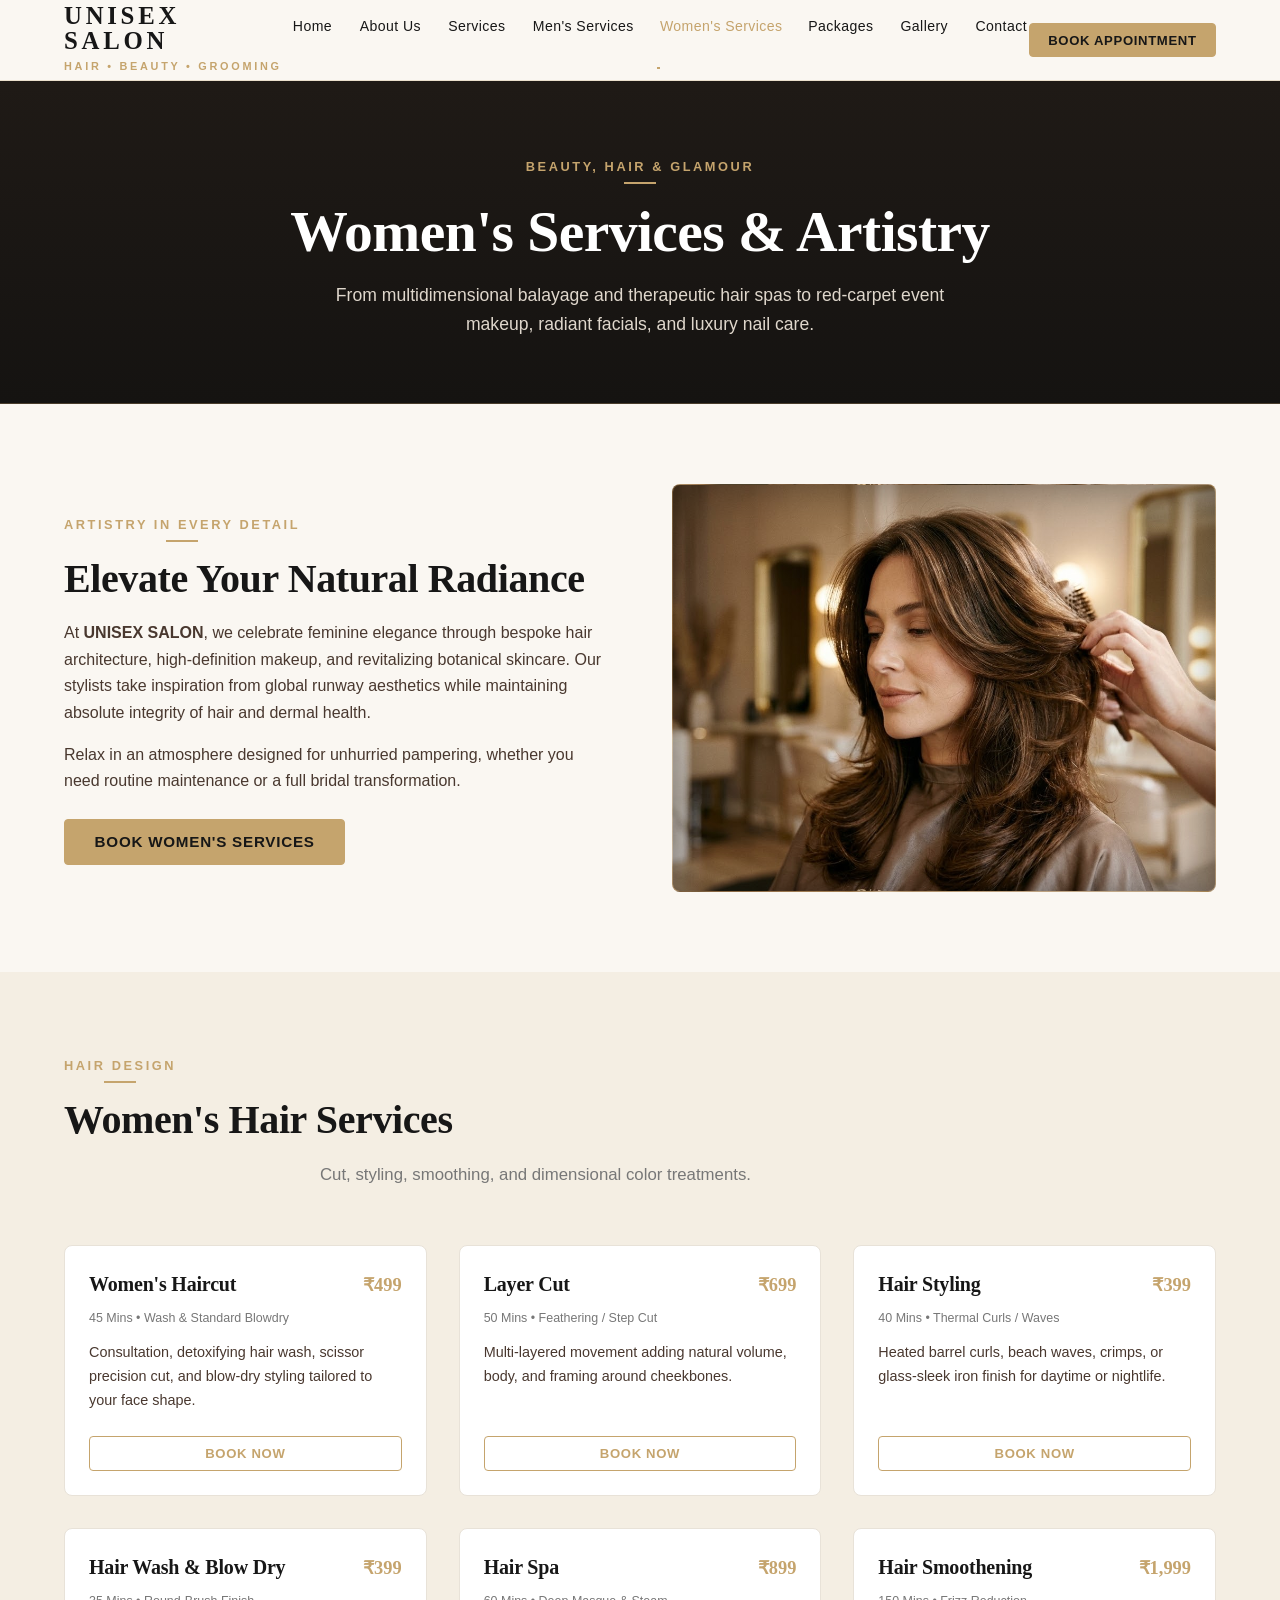
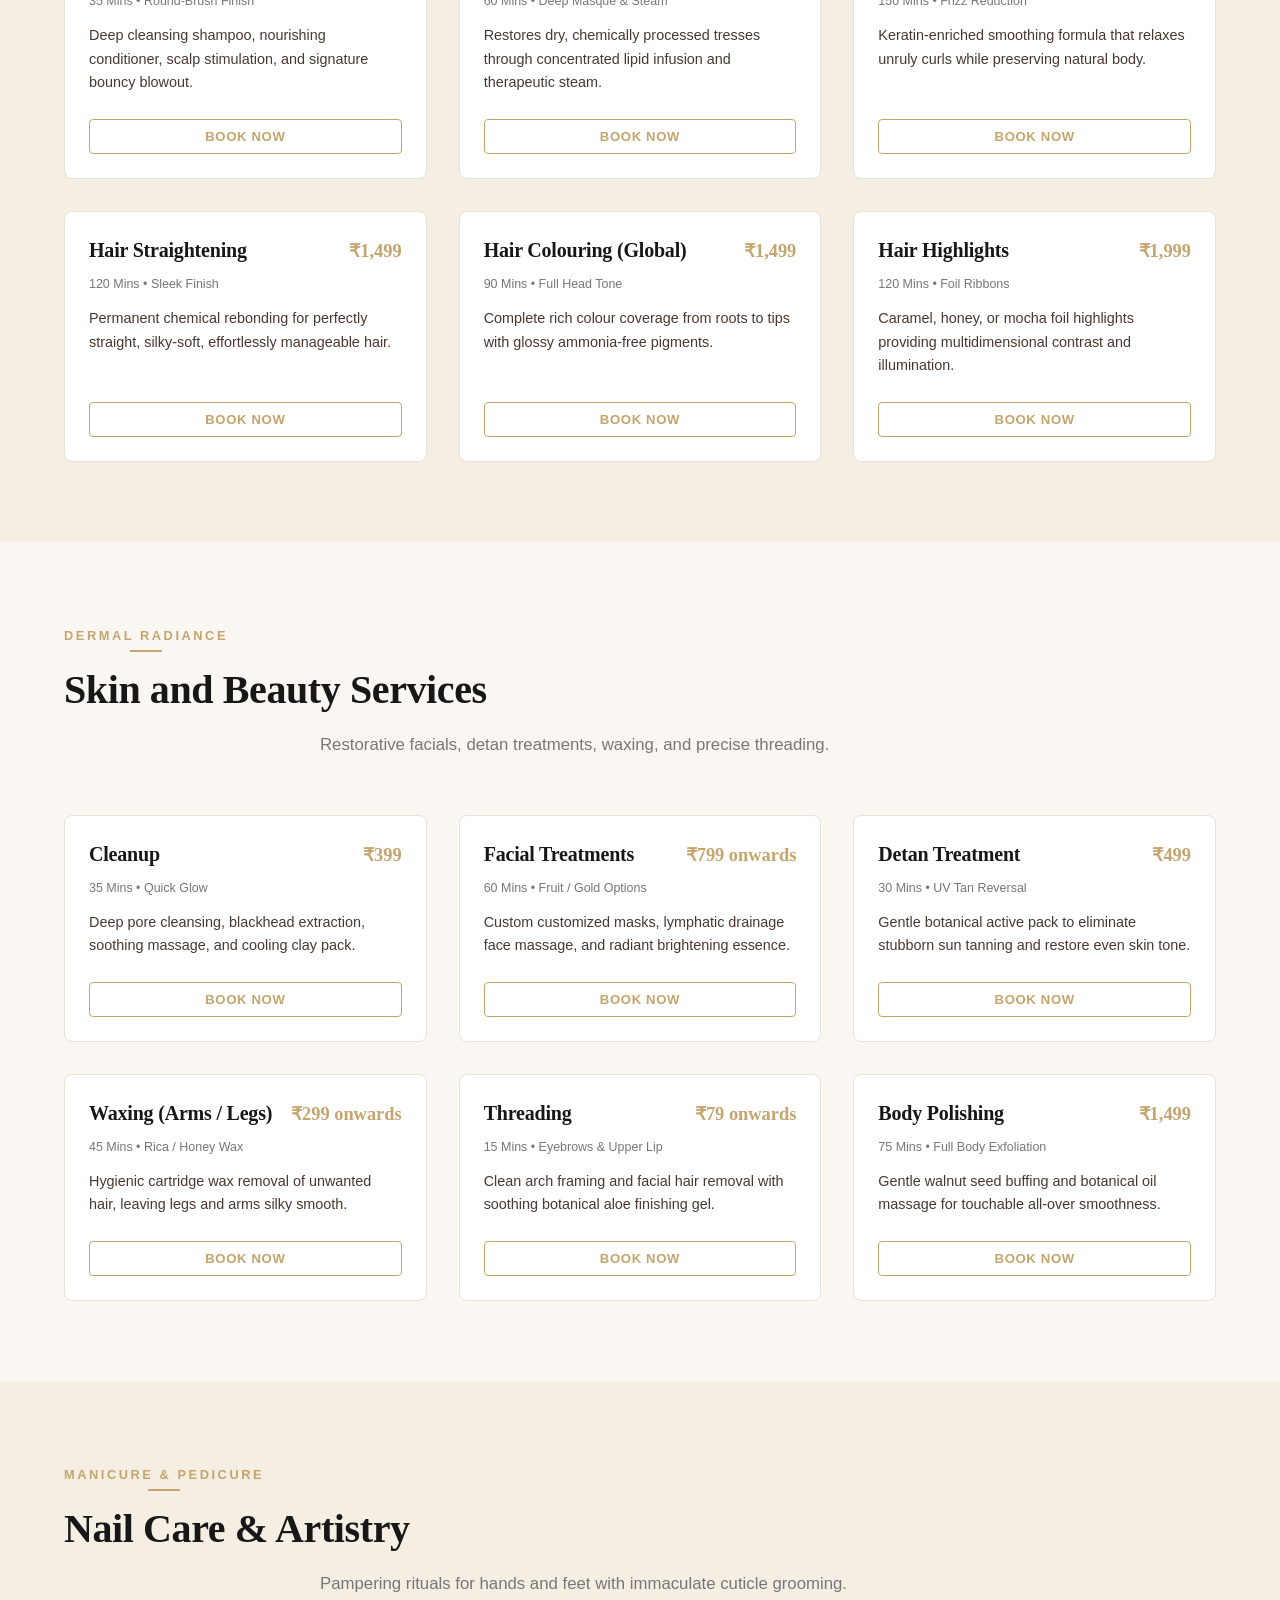
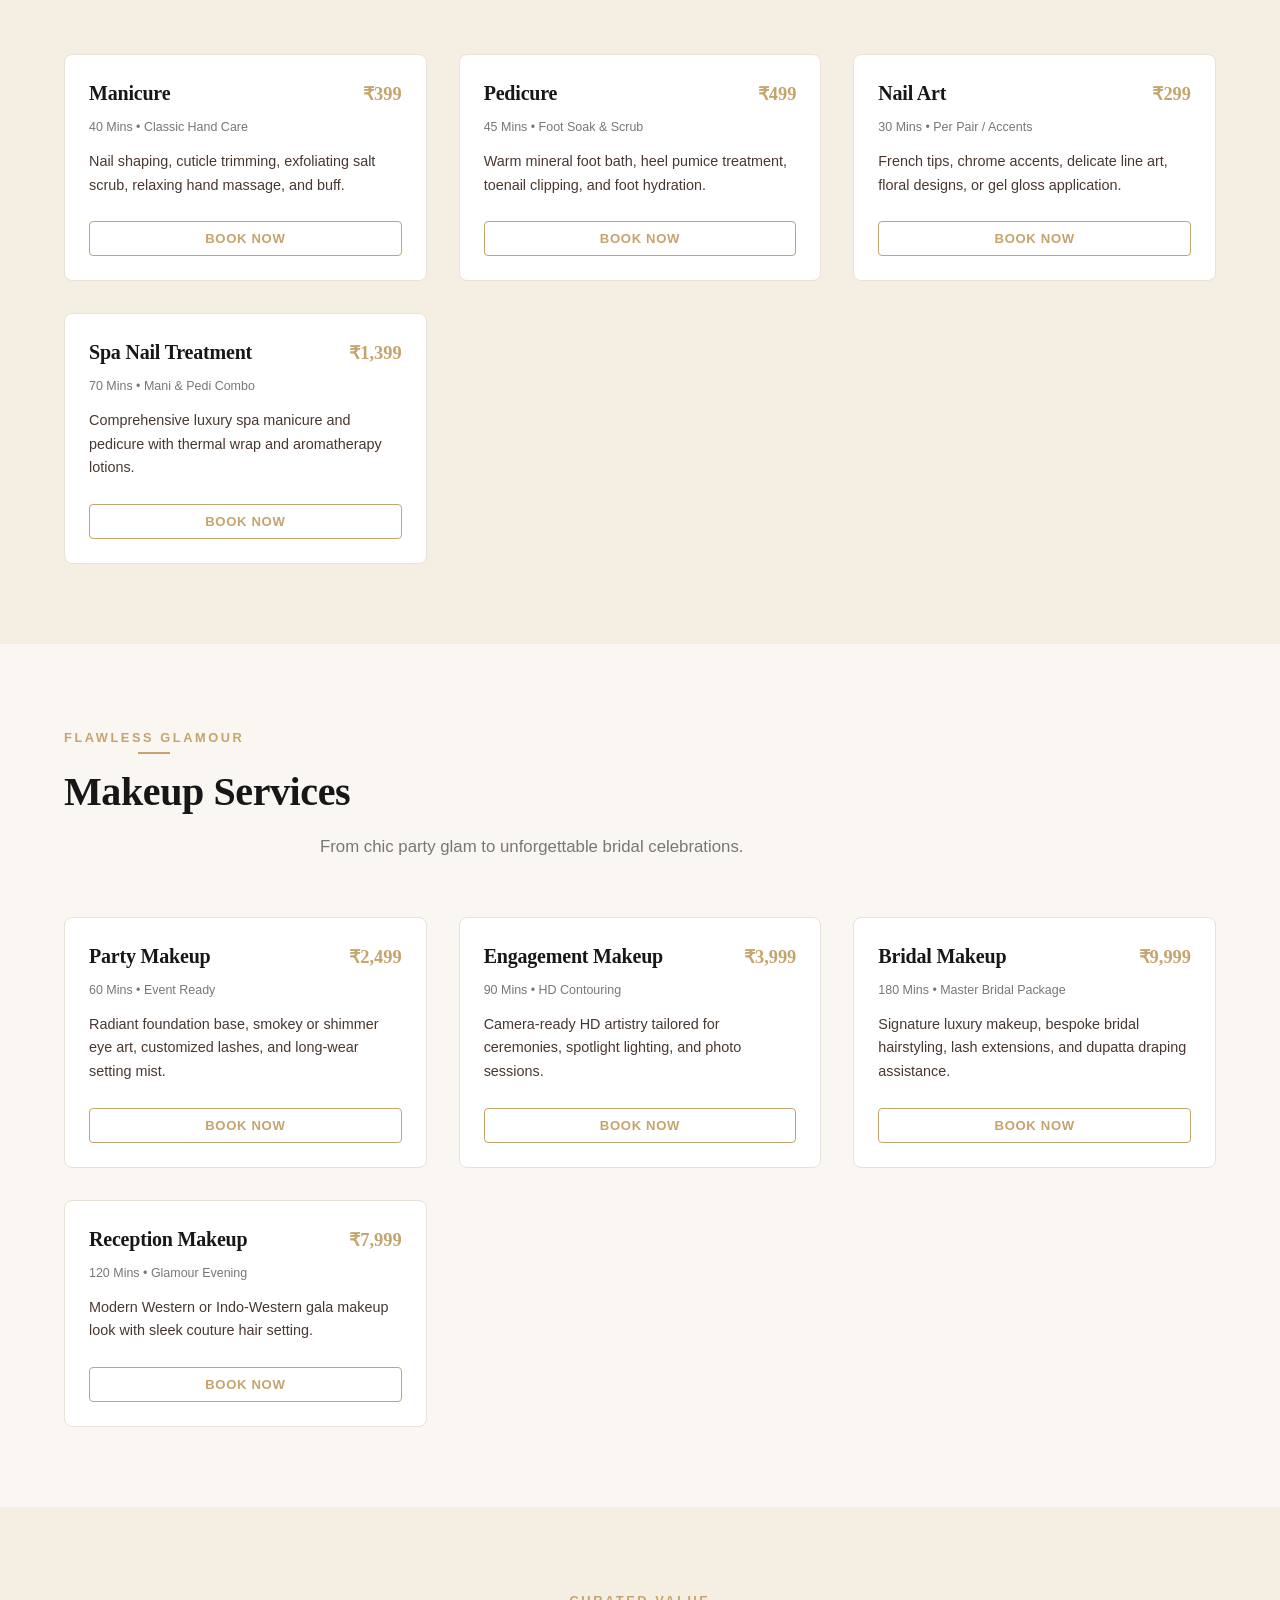
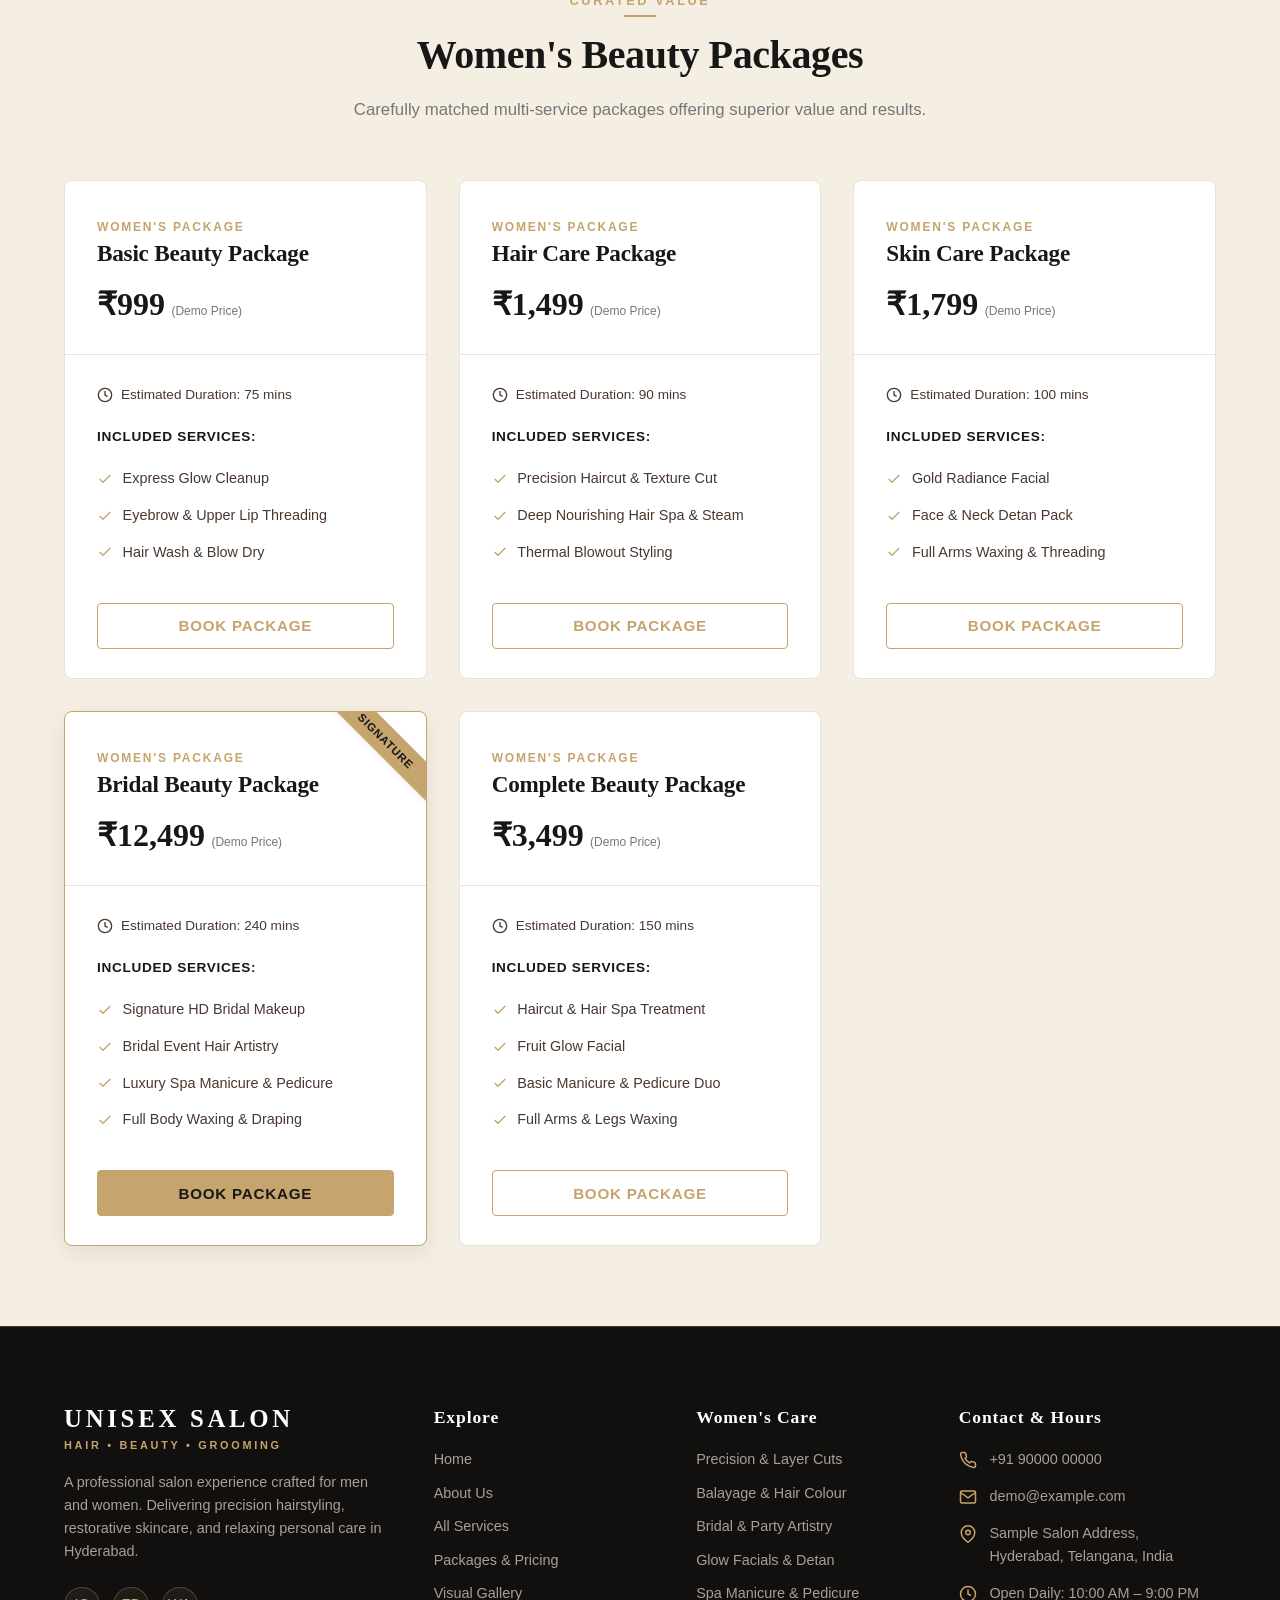
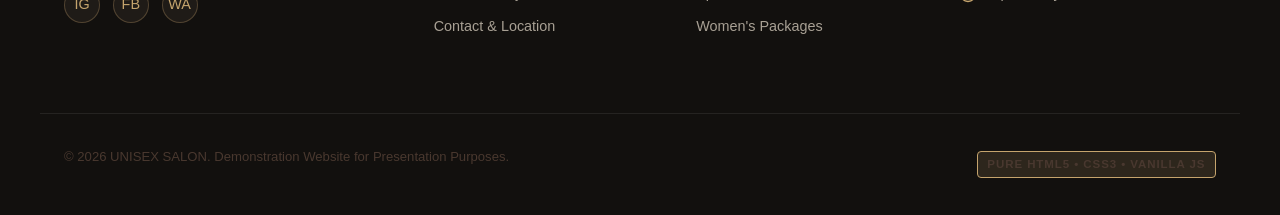
<file: womens-services.html>
<!DOCTYPE html>
<html lang="en">
<head>
  <meta charset="UTF-8">
  <meta name="viewport" content="width=device-width, initial-scale=1.0">
  <meta name="description" content="Dedicated Women's Beauty and Styling at UNISEX SALON. Layer haircuts, balayage hair colouring, glow facials, waxing, nail care, and bridal makeup.">
  <title>Women's Services | UNISEX SALON</title>
  <link rel="stylesheet" href="css/style.css">
</head>
<body>

  <!-- Site Header & Navigation -->
  <header class="site-header" role="banner">
    <div class="container header-inner">
      <a href="index.html" class="brand-logo" aria-label="UNISEX SALON Homepage">
        <span class="logo-main">UNISEX SALON</span>
        <span class="logo-sub">Hair • Beauty • Grooming</span>
      </a>

      <nav aria-label="Main Navigation">
        <ul class="nav-menu">
          <li><a href="index.html" class="nav-link">Home</a></li>
          <li><a href="about.html" class="nav-link">About Us</a></li>
          <li><a href="services.html" class="nav-link">Services</a></li>
          <li><a href="mens-services.html" class="nav-link">Men's Services</a></li>
          <li><a href="womens-services.html" class="nav-link active">Women's Services</a></li>
          <li><a href="packages.html" class="nav-link">Packages</a></li>
          <li><a href="gallery.html" class="nav-link">Gallery</a></li>
          <li><a href="contact.html" class="nav-link">Contact</a></li>
        </ul>
      </nav>

      <div class="header-actions">
        <button class="btn btn-primary btn-sm" data-open-booking data-category="women" aria-label="Book a Women's Appointment">Book Appointment</button>
        <button class="mobile-nav-toggle" aria-label="Toggle navigation menu" aria-expanded="false">
          <svg viewBox="0 0 24 24"><line x1="3" y1="12" x2="21" y2="12"></line><line x1="3" y1="6" x2="21" y2="6"></line><line x1="3" y1="18" x2="21" y2="18"></line></svg>
        </button>
      </div>
    </div>
  </header>

  <main>
    <!-- PAGE HERO -->
    <section class="page-hero">
      <div class="container">
        <span class="section-badge">Beauty, Hair & Glamour</span>
        <h1>Women's Services & Artistry</h1>
        <p>From multidimensional balayage and therapeutic hair spas to red-carpet event makeup, radiant facials, and luxury nail care.</p>
      </div>
    </section>

    <!-- INTRO EDITORIAL WITH APPROVED IMAGE PLACEHOLDER 2 -->
    <section class="section">
      <div class="container editorial-layout">
        <div>
          <span class="section-badge">Artistry In Every Detail</span>
          <h2 class="section-title">Elevate Your Natural Radiance</h2>
          <p>At <strong>UNISEX SALON</strong>, we celebrate feminine elegance through bespoke hair architecture, high-definition makeup, and revitalizing botanical skincare. Our stylists take inspiration from global runway aesthetics while maintaining absolute integrity of hair and dermal health.</p>
          <p>Relax in an atmosphere designed for unhurried pampering, whether you need routine maintenance or a full bridal transformation.</p>
          <div style="margin-top: 1.5rem;">
            <button class="btn btn-primary" data-open-booking data-category="women">Book Women's Services</button>
          </div>
        </div>

        <div>
          <!-- IMAGE PLACEHOLDER 2: WOMEN'S HAIRSTYLING -->
          <div class="img-placeholder placeholder-womens-hair aspect-4-3" role="img" aria-label="Women's Hairstyling: Professional women's haircut and hairstyling">
            <span class="placeholder-badge">Placeholder 2 of 10</span>
            <svg class="placeholder-icon" viewBox="0 0 24 24" fill="none" stroke="currentColor" stroke-width="1.5">
              <path d="M4 19.5A2.5 2.5 0 0 1 6.5 17H20"></path>
              <path d="M6.5 2H20v20H6.5A2.5 2.5 0 0 1 4 19.5v-15A2.5 2.5 0 0 1 6.5 2z"></path>
            </svg>
            <h3 class="placeholder-title">Women's Hairstyling</h3>
            <p class="placeholder-desc">Professional women's haircut and hairstyling</p>
            <span class="placeholder-flow-tag">CSS Placeholder • Ready for Google Flow</span>
          </div>
        </div>
      </div>
    </section>

    <!-- 1. HAIR SERVICES -->
    <section class="section section-beige">
      <div class="container">
        <div class="section-header">
          <span class="section-badge">Hair Design</span>
          <h2 class="section-title">Women's Hair Services</h2>
          <p class="section-subtitle">Cut, styling, smoothing, and dimensional color treatments.</p>
        </div>

        <div class="services-grid">
          <div class="service-card">
            <div class="service-card-body">
              <div class="service-card-header">
                <h3 class="service-title">Women's Haircut</h3>
                <span class="service-price">₹499</span>
              </div>
              <div class="service-meta"><span>45 Mins • Wash & Standard Blowdry</span></div>
              <p class="service-desc">Consultation, detoxifying hair wash, scissor precision cut, and blow-dry styling tailored to your face shape.</p>
              <button class="btn btn-outline-gold btn-sm" data-open-booking data-category="women" data-service="Women's Haircut">Book Now</button>
            </div>
          </div>

          <div class="service-card">
            <div class="service-card-body">
              <div class="service-card-header">
                <h3 class="service-title">Layer Cut</h3>
                <span class="service-price">₹699</span>
              </div>
              <div class="service-meta"><span>50 Mins • Feathering / Step Cut</span></div>
              <p class="service-desc">Multi-layered movement adding natural volume, body, and framing around cheekbones.</p>
              <button class="btn btn-outline-gold btn-sm" data-open-booking data-category="women" data-service="Layer Cut">Book Now</button>
            </div>
          </div>

          <div class="service-card">
            <div class="service-card-body">
              <div class="service-card-header">
                <h3 class="service-title">Hair Styling</h3>
                <span class="service-price">₹399</span>
              </div>
              <div class="service-meta"><span>40 Mins • Thermal Curls / Waves</span></div>
              <p class="service-desc">Heated barrel curls, beach waves, crimps, or glass-sleek iron finish for daytime or nightlife.</p>
              <button class="btn btn-outline-gold btn-sm" data-open-booking data-category="women" data-service="Hair Styling">Book Now</button>
            </div>
          </div>

          <div class="service-card">
            <div class="service-card-body">
              <div class="service-card-header">
                <h3 class="service-title">Hair Wash & Blow Dry</h3>
                <span class="service-price">₹399</span>
              </div>
              <div class="service-meta"><span>35 Mins • Round-Brush Finish</span></div>
              <p class="service-desc">Deep cleansing shampoo, nourishing conditioner, scalp stimulation, and signature bouncy blowout.</p>
              <button class="btn btn-outline-gold btn-sm" data-open-booking data-category="women" data-service="Hair Wash and Blow Dry">Book Now</button>
            </div>
          </div>

          <div class="service-card">
            <div class="service-card-body">
              <div class="service-card-header">
                <h3 class="service-title">Hair Spa</h3>
                <span class="service-price">₹899</span>
              </div>
              <div class="service-meta"><span>60 Mins • Deep Masque & Steam</span></div>
              <p class="service-desc">Restores dry, chemically processed tresses through concentrated lipid infusion and therapeutic steam.</p>
              <button class="btn btn-outline-gold btn-sm" data-open-booking data-category="women" data-service="Hair Spa">Book Now</button>
            </div>
          </div>

          <div class="service-card">
            <div class="service-card-body">
              <div class="service-card-header">
                <h3 class="service-title">Hair Smoothening</h3>
                <span class="service-price">₹1,999</span>
              </div>
              <div class="service-meta"><span>150 Mins • Frizz Reduction</span></div>
              <p class="service-desc">Keratin-enriched smoothing formula that relaxes unruly curls while preserving natural body.</p>
              <button class="btn btn-outline-gold btn-sm" data-open-booking data-category="women" data-service="Hair Smoothening">Book Now</button>
            </div>
          </div>

          <div class="service-card">
            <div class="service-card-body">
              <div class="service-card-header">
                <h3 class="service-title">Hair Straightening</h3>
                <span class="service-price">₹1,499</span>
              </div>
              <div class="service-meta"><span>120 Mins • Sleek Finish</span></div>
              <p class="service-desc">Permanent chemical rebonding for perfectly straight, silky-soft, effortlessly manageable hair.</p>
              <button class="btn btn-outline-gold btn-sm" data-open-booking data-category="women" data-service="Hair Straightening">Book Now</button>
            </div>
          </div>

          <div class="service-card">
            <div class="service-card-body">
              <div class="service-card-header">
                <h3 class="service-title">Hair Colouring (Global)</h3>
                <span class="service-price">₹1,499</span>
              </div>
              <div class="service-meta"><span>90 Mins • Full Head Tone</span></div>
              <p class="service-desc">Complete rich colour coverage from roots to tips with glossy ammonia-free pigments.</p>
              <button class="btn btn-outline-gold btn-sm" data-open-booking data-category="women" data-service="Global Hair Colouring">Book Now</button>
            </div>
          </div>

          <div class="service-card">
            <div class="service-card-body">
              <div class="service-card-header">
                <h3 class="service-title">Hair Highlights</h3>
                <span class="service-price">₹1,999</span>
              </div>
              <div class="service-meta"><span>120 Mins • Foil Ribbons</span></div>
              <p class="service-desc">Caramel, honey, or mocha foil highlights providing multidimensional contrast and illumination.</p>
              <button class="btn btn-outline-gold btn-sm" data-open-booking data-category="women" data-service="Hair Highlights">Book Now</button>
            </div>
          </div>
        </div>
      </div>
    </section>

    <!-- 2. SKIN AND BEAUTY -->
    <section class="section">
      <div class="container">
        <div class="section-header">
          <span class="section-badge">Dermal Radiance</span>
          <h2 class="section-title">Skin and Beauty Services</h2>
          <p class="section-subtitle">Restorative facials, detan treatments, waxing, and precise threading.</p>
        </div>

        <div class="services-grid">
          <div class="service-card">
            <div class="service-card-body">
              <div class="service-card-header">
                <h3 class="service-title">Cleanup</h3>
                <span class="service-price">₹399</span>
              </div>
              <div class="service-meta"><span>35 Mins • Quick Glow</span></div>
              <p class="service-desc">Deep pore cleansing, blackhead extraction, soothing massage, and cooling clay pack.</p>
              <button class="btn btn-outline-gold btn-sm" data-open-booking data-category="women" data-service="Women's Cleanup">Book Now</button>
            </div>
          </div>

          <div class="service-card">
            <div class="service-card-body">
              <div class="service-card-header">
                <h3 class="service-title">Facial Treatments</h3>
                <span class="service-price">₹799 onwards</span>
              </div>
              <div class="service-meta"><span>60 Mins • Fruit / Gold Options</span></div>
              <p class="service-desc">Custom customized masks, lymphatic drainage face massage, and radiant brightening essence.</p>
              <button class="btn btn-outline-gold btn-sm" data-open-booking data-category="women" data-service="Facial Treatments">Book Now</button>
            </div>
          </div>

          <div class="service-card">
            <div class="service-card-body">
              <div class="service-card-header">
                <h3 class="service-title">Detan Treatment</h3>
                <span class="service-price">₹499</span>
              </div>
              <div class="service-meta"><span>30 Mins • UV Tan Reversal</span></div>
              <p class="service-desc">Gentle botanical active pack to eliminate stubborn sun tanning and restore even skin tone.</p>
              <button class="btn btn-outline-gold btn-sm" data-open-booking data-category="women" data-service="Detan Treatment">Book Now</button>
            </div>
          </div>

          <div class="service-card">
            <div class="service-card-body">
              <div class="service-card-header">
                <h3 class="service-title">Waxing (Arms / Legs)</h3>
                <span class="service-price">₹299 onwards</span>
              </div>
              <div class="service-meta"><span>45 Mins • Rica / Honey Wax</span></div>
              <p class="service-desc">Hygienic cartridge wax removal of unwanted hair, leaving legs and arms silky smooth.</p>
              <button class="btn btn-outline-gold btn-sm" data-open-booking data-category="women" data-service="Waxing">Book Now</button>
            </div>
          </div>

          <div class="service-card">
            <div class="service-card-body">
              <div class="service-card-header">
                <h3 class="service-title">Threading</h3>
                <span class="service-price">₹79 onwards</span>
              </div>
              <div class="service-meta"><span>15 Mins • Eyebrows & Upper Lip</span></div>
              <p class="service-desc">Clean arch framing and facial hair removal with soothing botanical aloe finishing gel.</p>
              <button class="btn btn-outline-gold btn-sm" data-open-booking data-category="women" data-service="Threading">Book Now</button>
            </div>
          </div>

          <div class="service-card">
            <div class="service-card-body">
              <div class="service-card-header">
                <h3 class="service-title">Body Polishing</h3>
                <span class="service-price">₹1,499</span>
              </div>
              <div class="service-meta"><span>75 Mins • Full Body Exfoliation</span></div>
              <p class="service-desc">Gentle walnut seed buffing and botanical oil massage for touchable all-over smoothness.</p>
              <button class="btn btn-outline-gold btn-sm" data-open-booking data-category="women" data-service="Body Polishing">Book Now</button>
            </div>
          </div>
        </div>
      </div>
    </section>

    <!-- 3. NAIL CARE -->
    <section class="section section-beige">
      <div class="container">
        <div class="section-header">
          <span class="section-badge">Manicure & Pedicure</span>
          <h2 class="section-title">Nail Care & Artistry</h2>
          <p class="section-subtitle">Pampering rituals for hands and feet with immaculate cuticle grooming.</p>
        </div>

        <div class="services-grid">
          <div class="service-card">
            <div class="service-card-body">
              <div class="service-card-header">
                <h3 class="service-title">Manicure</h3>
                <span class="service-price">₹399</span>
              </div>
              <div class="service-meta"><span>40 Mins • Classic Hand Care</span></div>
              <p class="service-desc">Nail shaping, cuticle trimming, exfoliating salt scrub, relaxing hand massage, and buff.</p>
              <button class="btn btn-outline-gold btn-sm" data-open-booking data-category="women" data-service="Basic Manicure">Book Now</button>
            </div>
          </div>

          <div class="service-card">
            <div class="service-card-body">
              <div class="service-card-header">
                <h3 class="service-title">Pedicure</h3>
                <span class="service-price">₹499</span>
              </div>
              <div class="service-meta"><span>45 Mins • Foot Soak & Scrub</span></div>
              <p class="service-desc">Warm mineral foot bath, heel pumice treatment, toenail clipping, and foot hydration.</p>
              <button class="btn btn-outline-gold btn-sm" data-open-booking data-category="women" data-service="Basic Pedicure">Book Now</button>
            </div>
          </div>

          <div class="service-card">
            <div class="service-card-body">
              <div class="service-card-header">
                <h3 class="service-title">Nail Art</h3>
                <span class="service-price">₹299</span>
              </div>
              <div class="service-meta"><span>30 Mins • Per Pair / Accents</span></div>
              <p class="service-desc">French tips, chrome accents, delicate line art, floral designs, or gel gloss application.</p>
              <button class="btn btn-outline-gold btn-sm" data-open-booking data-category="women" data-service="Nail Art">Book Now</button>
            </div>
          </div>

          <div class="service-card">
            <div class="service-card-body">
              <div class="service-card-header">
                <h3 class="service-title">Spa Nail Treatment</h3>
                <span class="service-price">₹1,399</span>
              </div>
              <div class="service-meta"><span>70 Mins • Mani & Pedi Combo</span></div>
              <p class="service-desc">Comprehensive luxury spa manicure and pedicure with thermal wrap and aromatherapy lotions.</p>
              <button class="btn btn-outline-gold btn-sm" data-open-booking data-category="women" data-service="Spa Nail Treatment">Book Now</button>
            </div>
          </div>
        </div>
      </div>
    </section>

    <!-- 4. MAKEUP SERVICES -->
    <section class="section">
      <div class="container">
        <div class="section-header">
          <span class="section-badge">Flawless Glamour</span>
          <h2 class="section-title">Makeup Services</h2>
          <p class="section-subtitle">From chic party glam to unforgettable bridal celebrations.</p>
        </div>

        <div class="services-grid">
          <div class="service-card">
            <div class="service-card-body">
              <div class="service-card-header">
                <h3 class="service-title">Party Makeup</h3>
                <span class="service-price">₹2,499</span>
              </div>
              <div class="service-meta"><span>60 Mins • Event Ready</span></div>
              <p class="service-desc">Radiant foundation base, smokey or shimmer eye art, customized lashes, and long-wear setting mist.</p>
              <button class="btn btn-outline-gold btn-sm" data-open-booking data-category="women" data-service="Party Makeup">Book Now</button>
            </div>
          </div>

          <div class="service-card">
            <div class="service-card-body">
              <div class="service-card-header">
                <h3 class="service-title">Engagement Makeup</h3>
                <span class="service-price">₹3,999</span>
              </div>
              <div class="service-meta"><span>90 Mins • HD Contouring</span></div>
              <p class="service-desc">Camera-ready HD artistry tailored for ceremonies, spotlight lighting, and photo sessions.</p>
              <button class="btn btn-outline-gold btn-sm" data-open-booking data-category="women" data-service="Engagement Makeup">Book Now</button>
            </div>
          </div>

          <div class="service-card">
            <div class="service-card-body">
              <div class="service-card-header">
                <h3 class="service-title">Bridal Makeup</h3>
                <span class="service-price">₹9,999</span>
              </div>
              <div class="service-meta"><span>180 Mins • Master Bridal Package</span></div>
              <p class="service-desc">Signature luxury makeup, bespoke bridal hairstyling, lash extensions, and dupatta draping assistance.</p>
              <button class="btn btn-outline-gold btn-sm" data-open-booking data-category="women" data-service="Bridal Makeup">Book Now</button>
            </div>
          </div>

          <div class="service-card">
            <div class="service-card-body">
              <div class="service-card-header">
                <h3 class="service-title">Reception Makeup</h3>
                <span class="service-price">₹7,999</span>
              </div>
              <div class="service-meta"><span>120 Mins • Glamour Evening</span></div>
              <p class="service-desc">Modern Western or Indo-Western gala makeup look with sleek couture hair setting.</p>
              <button class="btn btn-outline-gold btn-sm" data-open-booking data-category="women" data-service="Reception Makeup">Book Now</button>
            </div>
          </div>
        </div>
      </div>
    </section>

    <!-- 5. WOMEN'S PACKAGES -->
    <section class="section section-beige">
      <div class="container">
        <div class="section-header text-center">
          <span class="section-badge">Curated Value</span>
          <h2 class="section-title">Women's Beauty Packages</h2>
          <p class="section-subtitle">Carefully matched multi-service packages offering superior value and results.</p>
        </div>

        <div class="packages-grid">
          <!-- Package 1 -->
          <div class="package-card">
            <div class="package-header">
              <span class="package-category">Women's Package</span>
              <h3 class="package-name">Basic Beauty Package</h3>
              <div class="package-price-wrap">
                <span class="package-price">₹999</span>
                <span class="package-demo-note">(Demo Price)</span>
              </div>
            </div>
            <div class="package-body">
              <div class="package-duration">
                <svg width="16" height="16" viewBox="0 0 24 24" fill="none" stroke="currentColor" stroke-width="2"><circle cx="12" cy="12" r="10"></circle><polyline points="12 6 12 12 16 14"></polyline></svg>
                <span>Estimated Duration: 75 mins</span>
              </div>
              <span class="package-includes-title">Included Services:</span>
              <ul class="package-features">
                <li><svg viewBox="0 0 24 24" fill="none" stroke="currentColor" stroke-width="2"><polyline points="20 6 9 17 4 12"></polyline></svg> Express Glow Cleanup</li>
                <li><svg viewBox="0 0 24 24" fill="none" stroke="currentColor" stroke-width="2"><polyline points="20 6 9 17 4 12"></polyline></svg> Eyebrow & Upper Lip Threading</li>
                <li><svg viewBox="0 0 24 24" fill="none" stroke="currentColor" stroke-width="2"><polyline points="20 6 9 17 4 12"></polyline></svg> Hair Wash & Blow Dry</li>
              </ul>
              <button class="btn btn-outline-gold" data-open-booking data-category="women" data-service="Basic Beauty Package">Book Package</button>
            </div>
          </div>

          <!-- Package 2 -->
          <div class="package-card">
            <div class="package-header">
              <span class="package-category">Women's Package</span>
              <h3 class="package-name">Hair Care Package</h3>
              <div class="package-price-wrap">
                <span class="package-price">₹1,499</span>
                <span class="package-demo-note">(Demo Price)</span>
              </div>
            </div>
            <div class="package-body">
              <div class="package-duration">
                <svg width="16" height="16" viewBox="0 0 24 24" fill="none" stroke="currentColor" stroke-width="2"><circle cx="12" cy="12" r="10"></circle><polyline points="12 6 12 12 16 14"></polyline></svg>
                <span>Estimated Duration: 90 mins</span>
              </div>
              <span class="package-includes-title">Included Services:</span>
              <ul class="package-features">
                <li><svg viewBox="0 0 24 24" fill="none" stroke="currentColor" stroke-width="2"><polyline points="20 6 9 17 4 12"></polyline></svg> Precision Haircut & Texture Cut</li>
                <li><svg viewBox="0 0 24 24" fill="none" stroke="currentColor" stroke-width="2"><polyline points="20 6 9 17 4 12"></polyline></svg> Deep Nourishing Hair Spa & Steam</li>
                <li><svg viewBox="0 0 24 24" fill="none" stroke="currentColor" stroke-width="2"><polyline points="20 6 9 17 4 12"></polyline></svg> Thermal Blowout Styling</li>
              </ul>
              <button class="btn btn-outline-gold" data-open-booking data-category="women" data-service="Hair Care Package">Book Package</button>
            </div>
          </div>

          <!-- Package 3 -->
          <div class="package-card">
            <div class="package-header">
              <span class="package-category">Women's Package</span>
              <h3 class="package-name">Skin Care Package</h3>
              <div class="package-price-wrap">
                <span class="package-price">₹1,799</span>
                <span class="package-demo-note">(Demo Price)</span>
              </div>
            </div>
            <div class="package-body">
              <div class="package-duration">
                <svg width="16" height="16" viewBox="0 0 24 24" fill="none" stroke="currentColor" stroke-width="2"><circle cx="12" cy="12" r="10"></circle><polyline points="12 6 12 12 16 14"></polyline></svg>
                <span>Estimated Duration: 100 mins</span>
              </div>
              <span class="package-includes-title">Included Services:</span>
              <ul class="package-features">
                <li><svg viewBox="0 0 24 24" fill="none" stroke="currentColor" stroke-width="2"><polyline points="20 6 9 17 4 12"></polyline></svg> Gold Radiance Facial</li>
                <li><svg viewBox="0 0 24 24" fill="none" stroke="currentColor" stroke-width="2"><polyline points="20 6 9 17 4 12"></polyline></svg> Face & Neck Detan Pack</li>
                <li><svg viewBox="0 0 24 24" fill="none" stroke="currentColor" stroke-width="2"><polyline points="20 6 9 17 4 12"></polyline></svg> Full Arms Waxing & Threading</li>
              </ul>
              <button class="btn btn-outline-gold" data-open-booking data-category="women" data-service="Skin Care Package">Book Package</button>
            </div>
          </div>

          <!-- Package 4 -->
          <div class="package-card featured">
            <span class="package-ribbon">Signature</span>
            <div class="package-header">
              <span class="package-category">Women's Package</span>
              <h3 class="package-name">Bridal Beauty Package</h3>
              <div class="package-price-wrap">
                <span class="package-price">₹12,499</span>
                <span class="package-demo-note">(Demo Price)</span>
              </div>
            </div>
            <div class="package-body">
              <div class="package-duration">
                <svg width="16" height="16" viewBox="0 0 24 24" fill="none" stroke="currentColor" stroke-width="2"><circle cx="12" cy="12" r="10"></circle><polyline points="12 6 12 12 16 14"></polyline></svg>
                <span>Estimated Duration: 240 mins</span>
              </div>
              <span class="package-includes-title">Included Services:</span>
              <ul class="package-features">
                <li><svg viewBox="0 0 24 24" fill="none" stroke="currentColor" stroke-width="2"><polyline points="20 6 9 17 4 12"></polyline></svg> Signature HD Bridal Makeup</li>
                <li><svg viewBox="0 0 24 24" fill="none" stroke="currentColor" stroke-width="2"><polyline points="20 6 9 17 4 12"></polyline></svg> Bridal Event Hair Artistry</li>
                <li><svg viewBox="0 0 24 24" fill="none" stroke="currentColor" stroke-width="2"><polyline points="20 6 9 17 4 12"></polyline></svg> Luxury Spa Manicure & Pedicure</li>
                <li><svg viewBox="0 0 24 24" fill="none" stroke="currentColor" stroke-width="2"><polyline points="20 6 9 17 4 12"></polyline></svg> Full Body Waxing & Draping</li>
              </ul>
              <button class="btn btn-primary" data-open-booking data-category="women" data-service="Bridal Beauty Package">Book Package</button>
            </div>
          </div>

          <!-- Package 5 -->
          <div class="package-card">
            <div class="package-header">
              <span class="package-category">Women's Package</span>
              <h3 class="package-name">Complete Beauty Package</h3>
              <div class="package-price-wrap">
                <span class="package-price">₹3,499</span>
                <span class="package-demo-note">(Demo Price)</span>
              </div>
            </div>
            <div class="package-body">
              <div class="package-duration">
                <svg width="16" height="16" viewBox="0 0 24 24" fill="none" stroke="currentColor" stroke-width="2"><circle cx="12" cy="12" r="10"></circle><polyline points="12 6 12 12 16 14"></polyline></svg>
                <span>Estimated Duration: 150 mins</span>
              </div>
              <span class="package-includes-title">Included Services:</span>
              <ul class="package-features">
                <li><svg viewBox="0 0 24 24" fill="none" stroke="currentColor" stroke-width="2"><polyline points="20 6 9 17 4 12"></polyline></svg> Haircut & Hair Spa Treatment</li>
                <li><svg viewBox="0 0 24 24" fill="none" stroke="currentColor" stroke-width="2"><polyline points="20 6 9 17 4 12"></polyline></svg> Fruit Glow Facial</li>
                <li><svg viewBox="0 0 24 24" fill="none" stroke="currentColor" stroke-width="2"><polyline points="20 6 9 17 4 12"></polyline></svg> Basic Manicure & Pedicure Duo</li>
                <li><svg viewBox="0 0 24 24" fill="none" stroke="currentColor" stroke-width="2"><polyline points="20 6 9 17 4 12"></polyline></svg> Full Arms & Legs Waxing</li>
              </ul>
              <button class="btn btn-outline-gold" data-open-booking data-category="women" data-service="Complete Beauty Package">Book Package</button>
            </div>
          </div>
        </div>
      </div>
    </section>
  </main>

  <!-- APPOINTMENT MODAL -->
  <div class="modal-backdrop" id="appointmentModal" role="dialog" aria-modal="true" aria-labelledby="appointmentModalTitle">
    <div class="modal-dialog">
      <div class="modal-header">
        <h3 id="appointmentModalTitle">Book a Women's Appointment</h3>
        <button class="modal-close-btn" data-close-modal aria-label="Close modal">&times;</button>
      </div>
      <div class="modal-body">
        <form id="appointmentForm" novalidate>
          <div class="category-toggle-group">
            <label class="toggle-option">
              <input type="radio" name="bookingCategory" value="women" checked>
              <span class="toggle-card">Women's Services</span>
            </label>
            <label class="toggle-option">
              <input type="radio" name="bookingCategory" value="men">
              <span class="toggle-card">Men's Services</span>
            </label>
          </div>

          <div class="form-row">
            <div class="form-group">
              <label for="bookingName" class="form-label">Full Name *</label>
              <input type="text" id="bookingName" class="form-control" placeholder="e.g. Shalini Roy" required>
              <span class="form-feedback">Please enter your name.</span>
            </div>
            <div class="form-group">
              <label for="bookingPhone" class="form-label">Phone Number *</label>
              <input type="tel" id="bookingPhone" class="form-control" placeholder="e.g. +91 90000 00000" required>
              <span class="form-feedback">Please enter a valid contact number.</span>
            </div>
          </div>

          <div class="form-group">
            <label for="bookingEmail" class="form-label">Email Address *</label>
            <input type="email" id="bookingEmail" class="form-control" placeholder="e.g. client@example.com" required>
            <span class="form-feedback">Please enter a valid email address.</span>
          </div>

          <div class="form-group">
            <label for="bookingService" class="form-label">Select Service / Package *</label>
            <select id="bookingService" class="form-control" required>
              <option value="">-- Choose a Service --</option>
            </select>
            <span class="form-feedback">Please choose a service.</span>
          </div>

          <div class="form-row">
            <div class="form-group">
              <label for="bookingStylist" class="form-label">Preferred Stylist</label>
              <select id="bookingStylist" class="form-control">
                <option value="Priya S. (Makeup & Skin)">Priya S. (Bridal & Skin)</option>
                <option value="Elena R. (Spa & Skincare)">Elena R. (Spa Therapist)</option>
                <option value="Alex M. (Hair Specialist)">Alex M. (Hair Specialist)</option>
                <option value="Any Specialist">Any Available Specialist</option>
              </select>
            </div>
            <div class="form-group">
              <label for="appointmentDate" class="form-label">Appointment Date *</label>
              <input type="date" id="appointmentDate" class="form-control" required>
              <span class="form-feedback">Please pick a date.</span>
            </div>
          </div>

          <div class="form-row">
            <div class="form-group">
              <label for="bookingTime" class="form-label">Preferred Time *</label>
              <select id="bookingTime" class="form-control" required>
                <option value="">-- Choose Time Slot --</option>
                <option value="10:00 AM">10:00 AM</option>
                <option value="11:30 AM">11:30 AM</option>
                <option value="01:00 PM">01:00 PM</option>
                <option value="02:30 PM">02:30 PM</option>
                <option value="04:00 PM">04:00 PM</option>
                <option value="05:30 PM">05:30 PM</option>
                <option value="07:00 PM">07:00 PM</option>
                <option value="08:00 PM">08:00 PM</option>
              </select>
              <span class="form-feedback">Please pick a preferred slot.</span>
            </div>
            <div class="form-group">
              <label for="bookingNotes" class="form-label">Special Requests (Optional)</label>
              <input type="text" id="bookingNotes" class="form-control" placeholder="Any preferences...">
            </div>
          </div>

          <p style="font-size: 0.78rem; color: var(--color-soft-grey); margin-bottom: 1.5rem;">
            * All prices shown are illustrative demo prices. Real bookings are not scheduled.
          </p>

          <button type="submit" class="btn btn-primary" style="width: 100%;">Confirm Appointment Request</button>
        </form>

        <div id="appointmentConfirmation" style="display: none;"></div>
      </div>
    </div>
  </div>

  <!-- Site Footer -->
  <footer class="site-footer" role="contentinfo">
    <div class="container footer-grid">
      <div class="footer-brand">
        <a href="index.html" class="brand-logo">
          <span class="logo-main">UNISEX SALON</span>
          <span class="logo-sub">Hair • Beauty • Grooming</span>
        </a>
        <p>A professional salon experience crafted for men and women. Delivering precision hairstyling, restorative skincare, and relaxing personal care in Hyderabad.</p>
        <div class="social-links">
          <span class="social-pill">IG</span>
          <span class="social-pill">FB</span>
          <span class="social-pill">WA</span>
        </div>
      </div>

      <div class="footer-column">
        <h4>Explore</h4>
        <ul class="footer-links">
          <li><a href="index.html">Home</a></li>
          <li><a href="about.html">About Us</a></li>
          <li><a href="services.html">All Services</a></li>
          <li><a href="packages.html">Packages & Pricing</a></li>
          <li><a href="gallery.html">Visual Gallery</a></li>
          <li><a href="contact.html">Contact & Location</a></li>
        </ul>
      </div>

      <div class="footer-column">
        <h4>Women's Care</h4>
        <ul class="footer-links">
          <li><a href="womens-services.html">Precision & Layer Cuts</a></li>
          <li><a href="womens-services.html">Balayage & Hair Colour</a></li>
          <li><a href="womens-services.html">Bridal & Party Artistry</a></li>
          <li><a href="womens-services.html">Glow Facials & Detan</a></li>
          <li><a href="womens-services.html">Spa Manicure & Pedicure</a></li>
          <li><a href="packages.html">Women's Packages</a></li>
        </ul>
      </div>

      <div class="footer-column">
        <h4>Contact & Hours</h4>
        <ul class="footer-contact-list">
          <li>
            <svg viewBox="0 0 24 24" fill="none" stroke="currentColor" stroke-width="2"><path d="M22 16.92v3a2 2 0 0 1-2.18 2 19.79 19.79 0 0 1-8.63-3.07 19.5 19.5 0 0 1-6-6 19.79 19.79 0 0 1-3.07-8.67A2 2 0 0 1 4.11 2h3a2 2 0 0 1 2 1.72 12.84 12.84 0 0 0 .7 2.81 2 2 0 0 1-.45 2.11L8.09 9.91a16 16 0 0 0 6 6l1.27-1.27a2 2 0 0 1 2.11-.45 12.84 12.84 0 0 0 2.81.7A2 2 0 0 1 22 16.92z"></path></svg>
            <span>+91 90000 00000</span>
          </li>
          <li>
            <svg viewBox="0 0 24 24" fill="none" stroke="currentColor" stroke-width="2"><path d="M4 4h16c1.1 0 2 .9 2 2v12c0 1.1-.9 2-2 2H4c-1.1 0-2-.9-2-2V6c0-1.1.9-2 2-2z"></path><polyline points="22,6 12,13 2,6"></polyline></svg>
            <span>demo@example.com</span>
          </li>
          <li>
            <svg viewBox="0 0 24 24" fill="none" stroke="currentColor" stroke-width="2"><path d="M21 10c0 7-9 13-9 13s-9-6-9-13a9 9 0 0 1 18 0z"></path><circle cx="12" cy="10" r="3"></circle></svg>
            <span>Sample Salon Address, Hyderabad, Telangana, India</span>
          </li>
          <li>
            <svg viewBox="0 0 24 24" fill="none" stroke="currentColor" stroke-width="2"><circle cx="12" cy="12" r="10"></circle><polyline points="12 6 12 12 16 14"></polyline></svg>
            <span>Open Daily: 10:00 AM – 9:00 PM</span>
          </li>
        </ul>
      </div>
    </div>

    <div class="container footer-bottom">
      <p>&copy; 2026 UNISEX SALON. Demonstration Website for Presentation Purposes.</p>
      <span class="demo-tag">Pure HTML5 • CSS3 • Vanilla JS</span>
    </div>
  </footer>

  <button id="backToTopBtn" class="back-to-top" aria-label="Scroll back to top">
    <svg viewBox="0 0 24 24"><polyline points="18 15 12 9 6 15"></polyline></svg>
  </button>

  <script src="js/script.js"></script>
</body>
</html>
</file>
<file: css/style.css>
/* ==========================================================================
   UNISEX SALON - MAIN STYLESHEET
   A modern, luxurious, unisex aesthetic with champagne gold & warm neutral tones
   ========================================================================== */

:root {
  --color-black: #171717;
  --color-ivory: #FAF7F2;
  --color-gold: #C5A46D;
  --color-gold-hover: #b39158;
  --color-gold-light: rgba(197, 164, 109, 0.15);
  --color-warm-beige: #E8DCCB;
  --color-dusty-rose: #C58B91;
  --color-deep-brown: #49382F;
  --color-white: #FFFFFF;
  --color-soft-grey: #777777;
  --color-light-grey: #F0EAE1;
  --color-border: rgba(197, 164, 109, 0.28);
  --color-border-subtle: #E8E2D8;

  --font-serif: 'Playfair Display', Georgia, 'Times New Roman', serif;
  --font-sans: 'Plus Jakarta Sans', -apple-system, BlinkMacSystemFont, 'Segoe UI', Roboto, sans-serif;

  --shadow-sm: 0 2px 8px rgba(23, 23, 23, 0.05);
  --shadow-md: 0 8px 24px rgba(23, 23, 23, 0.08);
  --shadow-lg: 0 16px 36px rgba(23, 23, 23, 0.12);
  --shadow-gold: 0 8px 24px rgba(197, 164, 109, 0.25);

  --radius-sm: 4px;
  --radius-md: 8px;
  --radius-lg: 16px;
  --radius-full: 9999px;

  --transition: all 0.3s cubic-bezier(0.25, 0.8, 0.25, 1);
  --header-height: 80px;
}

/* Base Reset */
*, *::before, *::after {
  box-sizing: border-box;
  margin: 0;
  padding: 0;
}

html {
  scroll-behavior: smooth;
  font-size: 16px;
}

body {
  font-family: var(--font-sans);
  background-color: var(--color-ivory);
  color: var(--color-black);
  line-height: 1.65;
  -webkit-font-smoothing: antialiased;
  -moz-osx-font-smoothing: grayscale;
  overflow-x: hidden;
}

/* Typography */
h1, h2, h3, h4, h5, h6 {
  font-family: var(--font-serif);
  font-weight: 600;
  color: var(--color-black);
  line-height: 1.25;
  letter-spacing: -0.01em;
}

h1 { font-size: clamp(2.2rem, 4.5vw, 3.6rem); }
h2 { font-size: clamp(1.8rem, 3.2vw, 2.5rem); }
h3 { font-size: clamp(1.3rem, 2vw, 1.6rem); }
h4 { font-size: 1.2rem; }

p {
  color: var(--color-deep-brown);
  margin-bottom: 1rem;
}

a {
  color: inherit;
  text-decoration: none;
  transition: var(--transition);
}

img {
  max-width: 100%;
  display: block;
}

button, input, select, textarea {
  font-family: inherit;
  font-size: 1rem;
}

/* Focus state for accessibility */
a:focus-visible,
button:focus-visible,
input:focus-visible,
select:focus-visible,
textarea:focus-visible {
  outline: 2px solid var(--color-gold);
  outline-offset: 3px;
}

/* Layout Utilities */
.container {
  width: 100%;
  max-width: 1200px;
  margin: 0 auto;
  padding: 0 1.5rem;
}

.container-narrow {
  max-width: 860px;
}

.section {
  padding: 5rem 0;
}

.section-sm {
  padding: 3rem 0;
}

.section-dark {
  background-color: var(--color-black);
  color: var(--color-ivory);
}

.section-dark h1,
.section-dark h2,
.section-dark h3,
.section-dark h4 {
  color: var(--color-ivory);
}

.section-dark p {
  color: #c9c5be;
}

.section-beige {
  background-color: #f4eee3;
}

.text-center { text-align: center; }
.text-gold { color: var(--color-gold); }

/* Section Headers */
.section-header {
  margin-bottom: 3.5rem;
}

.section-badge {
  display: inline-block;
  font-size: 0.8rem;
  letter-spacing: 0.2em;
  text-transform: uppercase;
  color: var(--color-gold);
  font-weight: 700;
  margin-bottom: 0.8rem;
  position: relative;
  padding-bottom: 0.4rem;
}

.section-badge::after {
  content: '';
  position: absolute;
  bottom: 0;
  left: 50%;
  transform: translateX(-50%);
  width: 32px;
  height: 2px;
  background-color: var(--color-gold);
}

.section-header.text-left .section-badge::after {
  left: 0;
  transform: none;
}

.section-title {
  margin-bottom: 1rem;
}

.section-subtitle {
  max-width: 640px;
  margin: 0 auto;
  color: var(--color-soft-grey);
  font-size: 1.05rem;
}

/* Buttons */
.btn {
  display: inline-flex;
  align-items: center;
  justify-content: center;
  gap: 0.5rem;
  padding: 0.85rem 1.85rem;
  font-size: 0.95rem;
  font-weight: 600;
  letter-spacing: 0.05em;
  text-transform: uppercase;
  border-radius: var(--radius-sm);
  cursor: pointer;
  transition: var(--transition);
  border: 1px solid transparent;
  white-space: nowrap;
}

.btn-primary {
  background-color: var(--color-gold);
  color: var(--color-black);
  border-color: var(--color-gold);
}

.btn-primary:hover {
  background-color: var(--color-gold-hover);
  border-color: var(--color-gold-hover);
  transform: translateY(-2px);
  box-shadow: var(--shadow-gold);
  color: var(--color-black);
}

.btn-secondary {
  background-color: transparent;
  color: var(--color-black);
  border-color: var(--color-black);
}

.btn-secondary:hover {
  background-color: var(--color-black);
  color: var(--color-ivory);
  transform: translateY(-2px);
}

.btn-outline-gold {
  background-color: transparent;
  color: var(--color-gold);
  border-color: var(--color-gold);
}

.btn-outline-gold:hover {
  background-color: var(--color-gold);
  color: var(--color-black);
  transform: translateY(-2px);
}

.btn-white {
  background-color: var(--color-white);
  color: var(--color-black);
  border-color: var(--color-white);
}

.btn-white:hover {
  background-color: var(--color-gold);
  border-color: var(--color-gold);
  transform: translateY(-2px);
}

.btn-sm {
  padding: 0.55rem 1.15rem;
  font-size: 0.82rem;
}

/* Badges & Tags */
.demo-tag {
  display: inline-block;
  background-color: rgba(197, 164, 109, 0.15);
  color: var(--color-deep-brown);
  border: 1px solid var(--color-gold);
  font-size: 0.72rem;
  text-transform: uppercase;
  letter-spacing: 0.08em;
  padding: 0.2rem 0.6rem;
  border-radius: var(--radius-sm);
  font-weight: 600;
}

/* ==========================================================================
   HEADER & NAVIGATION
   ========================================================================== */

.site-header {
  position: sticky;
  top: 0;
  left: 0;
  width: 100%;
  background-color: rgba(250, 247, 242, 0.96);
  backdrop-filter: blur(10px);
  -webkit-backdrop-filter: blur(10px);
  border-bottom: 1px solid var(--color-border);
  z-index: 1000;
  transition: var(--transition);
}

.site-header.scrolled {
  background-color: #FAF7F2;
  box-shadow: var(--shadow-sm);
}

.header-inner {
  display: flex;
  align-items: center;
  justify-content: space-between;
  height: var(--header-height);
}

/* Exact text-based logo */
.brand-logo {
  display: flex;
  flex-direction: column;
}

.brand-logo .logo-main {
  font-family: var(--font-serif);
  font-size: 1.55rem;
  font-weight: 700;
  letter-spacing: 0.15em;
  color: var(--color-black);
  text-transform: uppercase;
  line-height: 1;
}

.brand-logo .logo-sub {
  font-size: 0.68rem;
  letter-spacing: 0.25em;
  color: var(--color-gold);
  text-transform: uppercase;
  font-weight: 600;
  margin-top: 0.3rem;
}

.nav-menu {
  display: flex;
  align-items: center;
  list-style: none;
  gap: 1.4rem;
}

.nav-link {
  font-size: 0.88rem;
  font-weight: 500;
  letter-spacing: 0.03em;
  color: var(--color-black);
  padding: 0.4rem 0.2rem;
  position: relative;
  transition: var(--transition);
}

.nav-link::after {
  content: '';
  position: absolute;
  bottom: -2px;
  left: 0;
  width: 0%;
  height: 2px;
  background-color: var(--color-gold);
  transition: var(--transition);
}

.nav-link:hover,
.nav-link.active {
  color: var(--color-gold);
}

.nav-link.active::after {
  width: 100%;
}

.header-actions {
  display: flex;
  align-items: center;
  gap: 1rem;
}

.mobile-nav-toggle {
  display: none;
  background: none;
  border: none;
  cursor: pointer;
  padding: 0.5rem;
  color: var(--color-black);
}

.mobile-nav-toggle svg {
  width: 26px;
  height: 26px;
  stroke: currentColor;
  stroke-width: 2;
  fill: none;
}

/* ==========================================================================
   CSS-BASED IMAGE PLACEHOLDERS (STRICT 10 UNIQUE APPROVED CONCEPTS)
   ========================================================================== */

.img-placeholder {
  position: relative;
  width: 100%;
  background-color: #211c18;
  display: flex;
  flex-direction: column;
  align-items: center;
  justify-content: center;
  text-align: center;
  padding: 2rem 1.5rem;
  border-radius: var(--radius-md);
  overflow: hidden;
  color: var(--color-ivory);
  border: 1px solid rgba(197, 164, 109, 0.3);
  box-shadow: inset 0 0 40px rgba(0, 0, 0, 0.4);
  transition: var(--transition);
}

.img-placeholder::before {
  content: '';
  position: absolute;
  inset: 0;
  background: radial-gradient(circle at center, transparent 30%, rgba(15, 12, 10, 0.65) 90%);
  pointer-events: none;
}

.placeholder-badge {
  position: relative;
  z-index: 2;
  font-size: 0.7rem;
  letter-spacing: 0.18em;
  text-transform: uppercase;
  color: var(--color-gold);
  background: rgba(23, 23, 23, 0.7);
  padding: 0.25rem 0.75rem;
  border-radius: var(--radius-full);
  border: 1px solid rgba(197, 164, 109, 0.4);
  margin-bottom: 0.8rem;
}

.placeholder-icon {
  position: relative;
  z-index: 2;
  width: 44px;
  height: 44px;
  color: var(--color-gold);
  margin-bottom: 0.8rem;
}

.placeholder-title {
  position: relative;
  z-index: 2;
  font-family: var(--font-serif);
  font-size: 1.25rem;
  font-weight: 600;
  color: #FFFFFF;
  margin-bottom: 0.4rem;
}

.placeholder-desc {
  position: relative;
  z-index: 2;
  font-size: 0.82rem;
  color: #dfd7cc;
  max-width: 320px;
  line-height: 1.4;
  margin-bottom: 0.8rem;
}

.placeholder-flow-tag {
  position: relative;
  z-index: 2;
  font-size: 0.68rem;
  color: #bfa888;
  letter-spacing: 0.05em;
  opacity: 0.9;
}

/* Aspect ratios */
.aspect-16-9 { min-height: 280px; aspect-ratio: 16 / 9; }
.aspect-4-3  { min-height: 240px; aspect-ratio: 4 / 3; }
.aspect-1-1  { min-height: 240px; aspect-ratio: 1 / 1; }
.aspect-hero { min-height: 460px; height: 100%; }

/* --- 1. SALON HERO --- */
.placeholder-salon-hero {
  background-image: url('../assets/images/salon-hero.jpg');
  background-size: cover;
  background-position: center;
  border-color: rgba(197, 164, 109, 0.5);
}

/* --- 2. WOMEN'S HAIRSTYLING --- */
.placeholder-womens-hair {
  background-image: url('../assets/images/womens-hair.jpg');
  background-size: cover;
  background-position: center;
}

/* --- 3. MEN'S GROOMING --- */
.placeholder-mens-grooming {
  background-image: url('../assets/images/mens-grooming.jpg');
  background-size: cover;
  background-position: center;
}

/* --- 4. HAIR COLOURING --- */
.placeholder-hair-colour {
  background-image: url('../assets/images/hair-colour.jpg');
  background-size: cover;
  background-position: center;
}

/* --- 5. FACIAL AND SKINCARE --- */
.placeholder-facial-skincare {
  background-image: url('../assets/images/facial-skincare.jpg');
  background-size: cover;
  background-position: center;
}

/* --- 6. BRIDAL MAKEUP --- */
.placeholder-bridal-makeup {
  background-image: url('../assets/images/bridal-makeup.jpg');
  background-size: cover;
  background-position: center;
}

/* --- 7. MANICURE AND PEDICURE --- */
.placeholder-manicure-pedicure {
  background-image: url('../assets/images/manicure-pedicure.jpg');
  background-size: cover;
  background-position: center;
}

/* --- 8. SPA AND RELAXATION --- */
.placeholder-spa-relaxation {
  background-image: url('../assets/images/spa-relaxation.jpg');
  background-size: cover;
  background-position: center;
}

/* --- 9. PROFESSIONAL STYLISTS --- */
.placeholder-stylists {
  background-image: url('../assets/images/stylists.jpg');
  background-size: cover;
  background-position: center top;
}

/* --- 10. SALON INTERIOR --- */
.placeholder-salon-interior {
  background-image: url('../assets/images/salon-interior.jpg');
  background-size: cover;
  background-position: center;
}

/* Hide text placeholders when real image is loaded */
.img-placeholder .placeholder-badge,
.img-placeholder .placeholder-icon,
.img-placeholder .placeholder-title,
.img-placeholder .placeholder-desc,
.img-placeholder .placeholder-flow-tag {
  display: none !important;
}

.img-placeholder::before {
  display: none;
}

/* ==========================================================================
   HOMEPAGE SPECIFIC
   ========================================================================== */

.hero-section {
  position: relative;
  background-color: #151311;
  color: var(--color-ivory);
  padding: 5rem 0 6rem;
  overflow: hidden;
}

.hero-grid {
  display: grid;
  grid-template-columns: 1.15fr 0.85fr;
  gap: 3.5rem;
  align-items: center;
}

.hero-content h1 {
  color: var(--color-white);
  margin-bottom: 1.3rem;
  line-height: 1.15;
}

.hero-content h1 span {
  color: var(--color-gold);
  font-style: italic;
}

.hero-description {
  font-size: 1.15rem;
  color: #dfd7cc;
  margin-bottom: 2rem;
  max-width: 540px;
}

.hero-actions {
  display: flex;
  gap: 1rem;
  flex-wrap: wrap;
  margin-bottom: 2.5rem;
}

.hero-stats {
  display: grid;
  grid-template-columns: repeat(3, 1fr);
  gap: 1.5rem;
  padding-top: 2rem;
  border-top: 1px solid rgba(197, 164, 109, 0.25);
}

.stat-item h3 {
  font-size: 1.8rem;
  color: var(--color-gold);
  margin-bottom: 0.2rem;
}

.stat-item p {
  font-size: 0.85rem;
  color: #b0aaa0;
  margin: 0;
}

/* Welcome Section */
.welcome-grid {
  display: grid;
  grid-template-columns: 1fr 1fr;
  gap: 4rem;
  align-items: center;
}

.welcome-features {
  display: grid;
  grid-template-columns: repeat(2, 1fr);
  gap: 1.5rem;
  margin-top: 2rem;
}

.feature-box {
  background: var(--color-white);
  padding: 1.5rem;
  border-radius: var(--radius-md);
  border: 1px solid var(--color-border-subtle);
  transition: var(--transition);
}

.feature-box:hover {
  transform: translateY(-4px);
  box-shadow: var(--shadow-md);
  border-color: var(--color-gold);
}

.feature-icon {
  width: 32px;
  height: 32px;
  color: var(--color-gold);
  margin-bottom: 0.8rem;
}

.feature-box h4 {
  font-size: 1.05rem;
  margin-bottom: 0.4rem;
}

.feature-box p {
  font-size: 0.88rem;
  margin: 0;
  color: var(--color-soft-grey);
}

/* Service Cards */
.services-grid {
  display: grid;
  grid-template-columns: repeat(auto-fill, minmax(280px, 1fr));
  gap: 2rem;
}

.service-card {
  background: var(--color-white);
  border-radius: var(--radius-md);
  overflow: hidden;
  border: 1px solid var(--color-border-subtle);
  display: flex;
  flex-direction: column;
  transition: var(--transition);
}

.service-card:hover {
  transform: translateY(-5px);
  box-shadow: var(--shadow-lg);
  border-color: var(--color-gold);
}

.service-card-body {
  padding: 1.5rem;
  display: flex;
  flex-direction: column;
  flex-grow: 1;
}

.service-card-header {
  display: flex;
  justify-content: space-between;
  align-items: baseline;
  margin-bottom: 0.5rem;
}

.service-title {
  font-size: 1.25rem;
  margin: 0;
}

.service-price {
  font-family: var(--font-serif);
  font-size: 1.15rem;
  font-weight: 700;
  color: var(--color-gold);
  white-space: nowrap;
}

.service-meta {
  font-size: 0.78rem;
  color: var(--color-soft-grey);
  margin-bottom: 0.75rem;
  display: flex;
  align-items: center;
  gap: 0.75rem;
}

.service-desc {
  font-size: 0.9rem;
  color: var(--color-deep-brown);
  margin-bottom: 1.5rem;
  flex-grow: 1;
}

.service-card-actions {
  display: flex;
  gap: 0.6rem;
}

.service-card-actions .btn {
  flex: 1;
}

/* Why Choose Us */
.why-grid {
  display: grid;
  grid-template-columns: repeat(3, 1fr);
  gap: 2rem;
}

.why-card {
  background-color: #201c18;
  border: 1px solid rgba(197, 164, 109, 0.25);
  padding: 2.2rem 1.8rem;
  border-radius: var(--radius-md);
  text-align: center;
  transition: var(--transition);
}

.why-card:hover {
  border-color: var(--color-gold);
  transform: translateY(-4px);
}

.why-card .feature-icon {
  margin: 0 auto 1.2rem auto;
  width: 40px;
  height: 40px;
}

.why-card h3 {
  font-size: 1.25rem;
  margin-bottom: 0.8rem;
  color: var(--color-ivory);
}

.why-card p {
  font-size: 0.9rem;
  color: #beb6ac;
  margin: 0;
}

/* Packages Grid */
.packages-grid {
  display: grid;
  grid-template-columns: repeat(auto-fill, minmax(320px, 1fr));
  gap: 2rem;
}

.package-card {
  background: var(--color-white);
  border-radius: var(--radius-md);
  border: 1px solid var(--color-border-subtle);
  overflow: hidden;
  display: flex;
  flex-direction: column;
  transition: var(--transition);
  position: relative;
}

.package-card.featured {
  border-color: var(--color-gold);
  box-shadow: var(--shadow-md);
}

.package-ribbon {
  position: absolute;
  top: 15px;
  right: -32px;
  background-color: var(--color-gold);
  color: var(--color-black);
  font-size: 0.7rem;
  font-weight: 700;
  text-transform: uppercase;
  letter-spacing: 0.08em;
  padding: 0.3rem 2.2rem;
  transform: rotate(45deg);
  box-shadow: var(--shadow-sm);
  z-index: 5;
}

.package-header {
  padding: 2rem 2rem 1.5rem;
  border-bottom: 1px solid var(--color-border-subtle);
}

.package-category {
  font-size: 0.75rem;
  font-weight: 700;
  letter-spacing: 0.15em;
  text-transform: uppercase;
  color: var(--color-gold);
  margin-bottom: 0.4rem;
}

.package-name {
  font-size: 1.45rem;
  margin-bottom: 0.6rem;
}

.package-price-wrap {
  display: flex;
  align-items: baseline;
  gap: 0.4rem;
}

.package-price {
  font-family: var(--font-serif);
  font-size: 2rem;
  font-weight: 700;
  color: var(--color-black);
}

.package-demo-note {
  font-size: 0.75rem;
  color: var(--color-soft-grey);
}

.package-body {
  padding: 1.8rem 2rem;
  flex-grow: 1;
  display: flex;
  flex-direction: column;
}

.package-duration {
  font-size: 0.85rem;
  color: var(--color-deep-brown);
  margin-bottom: 1.2rem;
  display: flex;
  align-items: center;
  gap: 0.5rem;
}

.package-includes-title {
  font-size: 0.85rem;
  font-weight: 700;
  text-transform: uppercase;
  letter-spacing: 0.05em;
  color: var(--color-black);
  margin-bottom: 0.8rem;
}

.package-features {
  list-style: none;
  margin-bottom: 2rem;
  flex-grow: 1;
}

.package-features li {
  font-size: 0.9rem;
  color: var(--color-deep-brown);
  padding: 0.4rem 0;
  display: flex;
  align-items: center;
  gap: 0.6rem;
}

.package-features li svg {
  width: 16px;
  height: 16px;
  color: var(--color-gold);
  flex-shrink: 0;
}

/* Stylists Grid */
.stylist-grid {
  display: grid;
  grid-template-columns: repeat(auto-fill, minmax(260px, 1fr));
  gap: 2rem;
}

.stylist-card {
  background: var(--color-white);
  border-radius: var(--radius-md);
  border: 1px solid var(--color-border-subtle);
  overflow: hidden;
  text-align: center;
  transition: var(--transition);
}

.stylist-card:hover {
  transform: translateY(-4px);
  box-shadow: var(--shadow-md);
}

.stylist-info {
  padding: 1.5rem;
}

.stylist-name {
  font-size: 1.25rem;
  margin-bottom: 0.2rem;
}

.stylist-role {
  font-size: 0.82rem;
  color: var(--color-gold);
  font-weight: 600;
  text-transform: uppercase;
  letter-spacing: 0.08em;
  margin-bottom: 0.6rem;
}

.stylist-note {
  font-size: 0.85rem;
  color: var(--color-soft-grey);
  margin: 0;
}

/* Call To Action Banner */
.cta-banner {
  background: linear-gradient(135deg, #221c17 0%, #151311 100%);
  border: 1px solid rgba(197, 164, 109, 0.4);
  border-radius: var(--radius-lg);
  padding: 4rem 3rem;
  text-align: center;
  color: var(--color-ivory);
}

.cta-banner h2 {
  color: var(--color-white);
  margin-bottom: 1rem;
}

.cta-banner p {
  color: #dfd7cc;
  max-width: 600px;
  margin: 0 auto 2rem auto;
  font-size: 1.1rem;
}

/* ==========================================================================
   PAGE HEROES & EDITORIALS
   ========================================================================== */

.page-hero {
  background: linear-gradient(180deg, #1f1a16 0%, #151311 100%);
  color: var(--color-ivory);
  padding: 4.5rem 0 4rem;
  text-align: center;
  border-bottom: 1px solid rgba(197, 164, 109, 0.25);
}

.page-hero h1 {
  color: var(--color-white);
  margin-bottom: 0.8rem;
}

.page-hero p {
  color: #dfd7cc;
  max-width: 640px;
  margin: 0 auto;
  font-size: 1.1rem;
}

.editorial-layout {
  display: grid;
  grid-template-columns: 1fr 1fr;
  gap: 4rem;
  align-items: center;
}

/* Category Filter Toolbar */
.filter-toolbar {
  display: flex;
  flex-wrap: wrap;
  gap: 1.5rem;
  align-items: center;
  justify-content: space-between;
  margin-bottom: 3rem;
  padding: 1.25rem 1.5rem;
  background: var(--color-white);
  border-radius: var(--radius-md);
  border: 1px solid var(--color-border-subtle);
  box-shadow: var(--shadow-sm);
}

.filter-pills {
  display: flex;
  flex-wrap: wrap;
  gap: 0.5rem;
}

.filter-btn {
  background: transparent;
  border: 1px solid var(--color-border-subtle);
  padding: 0.45rem 1rem;
  border-radius: var(--radius-full);
  font-size: 0.85rem;
  font-weight: 500;
  cursor: pointer;
  color: var(--color-deep-brown);
  transition: var(--transition);
}

.filter-btn:hover {
  border-color: var(--color-gold);
  color: var(--color-gold);
}

.filter-btn.active {
  background-color: var(--color-gold);
  border-color: var(--color-gold);
  color: var(--color-black);
  font-weight: 600;
}

.search-input-wrapper {
  position: relative;
  min-width: 260px;
}

.search-input-wrapper input {
  width: 100%;
  padding: 0.55rem 1rem 0.55rem 2.4rem;
  border-radius: var(--radius-full);
  border: 1px solid var(--color-border-subtle);
  background-color: var(--color-ivory);
  font-size: 0.9rem;
  outline: none;
  transition: var(--transition);
}

.search-input-wrapper input:focus {
  border-color: var(--color-gold);
  background-color: var(--color-white);
}

.search-icon {
  position: absolute;
  left: 0.8rem;
  top: 50%;
  transform: translateY(-50%);
  width: 16px;
  height: 16px;
  color: var(--color-soft-grey);
}

/* Service Category Block */
.category-block {
  margin-bottom: 4rem;
}

.category-block-header {
  border-bottom: 2px solid var(--color-warm-beige);
  padding-bottom: 0.75rem;
  margin-bottom: 2rem;
  display: flex;
  align-items: baseline;
  justify-content: space-between;
}

.category-block-header h2 {
  font-size: 1.8rem;
  margin: 0;
}

/* ==========================================================================
   GALLERY
   ========================================================================== */

.gallery-grid {
  display: grid;
  grid-template-columns: repeat(auto-fill, minmax(280px, 1fr));
  gap: 1.8rem;
}

.gallery-item {
  position: relative;
  cursor: pointer;
  border-radius: var(--radius-md);
  overflow: hidden;
  transition: var(--transition);
}

.gallery-item:hover {
  transform: translateY(-4px);
  box-shadow: var(--shadow-lg);
}

.gallery-overlay {
  position: absolute;
  inset: 0;
  background: rgba(23, 23, 23, 0.75);
  display: flex;
  flex-direction: column;
  align-items: center;
  justify-content: center;
  opacity: 0;
  transition: var(--transition);
  padding: 1.5rem;
  text-align: center;
  color: var(--color-white);
}

.gallery-item:hover .gallery-overlay {
  opacity: 1;
}

.gallery-overlay h4 {
  color: var(--color-white);
  margin-bottom: 0.4rem;
}

.gallery-overlay span {
  font-size: 0.8rem;
  color: var(--color-gold);
  text-transform: uppercase;
  letter-spacing: 0.1em;
}

/* ==========================================================================
   CONTACT & BOOKING FORMS
   ========================================================================== */

.contact-grid {
  display: grid;
  grid-template-columns: 1fr 1fr;
  gap: 3.5rem;
}

.contact-info-card {
  background: var(--color-white);
  padding: 2.5rem;
  border-radius: var(--radius-md);
  border: 1px solid var(--color-border-subtle);
}

.info-item {
  display: flex;
  gap: 1.2rem;
  margin-bottom: 2rem;
}

.info-item:last-child {
  margin-bottom: 0;
}

.info-icon {
  width: 44px;
  height: 44px;
  border-radius: 50%;
  background: var(--color-light-grey);
  display: flex;
  align-items: center;
  justify-content: center;
  color: var(--color-gold);
  flex-shrink: 0;
}

.info-icon svg {
  width: 20px;
  height: 20px;
}

.info-text h4 {
  font-size: 1.1rem;
  margin-bottom: 0.2rem;
}

.info-text p {
  font-size: 0.95rem;
  color: var(--color-deep-brown);
  margin: 0;
}

/* Form Styles */
.form-box {
  background: var(--color-white);
  padding: 2.5rem;
  border-radius: var(--radius-md);
  border: 1px solid var(--color-border-subtle);
  box-shadow: var(--shadow-sm);
}

.form-group {
  margin-bottom: 1.3rem;
}

.form-row {
  display: grid;
  grid-template-columns: 1fr 1fr;
  gap: 1.2rem;
}

.form-label {
  display: block;
  font-size: 0.88rem;
  font-weight: 600;
  margin-bottom: 0.4rem;
  color: var(--color-black);
}

.form-control {
  width: 100%;
  padding: 0.75rem 1rem;
  border-radius: var(--radius-sm);
  border: 1px solid var(--color-border-subtle);
  background-color: var(--color-ivory);
  font-size: 0.95rem;
  color: var(--color-black);
  transition: var(--transition);
}

.form-control:focus {
  outline: none;
  border-color: var(--color-gold);
  background-color: var(--color-white);
  box-shadow: 0 0 0 3px rgba(197, 164, 109, 0.15);
}

textarea.form-control {
  min-height: 110px;
  resize: vertical;
}

.form-feedback {
  font-size: 0.8rem;
  color: #c93b2b;
  margin-top: 0.3rem;
  display: none;
}

.form-control.is-invalid {
  border-color: #c93b2b;
}

.form-control.is-invalid + .form-feedback {
  display: block;
}

/* Category Toggle radio buttons */
.category-toggle-group {
  display: grid;
  grid-template-columns: 1fr 1fr;
  gap: 1rem;
  margin-bottom: 1.3rem;
}

.toggle-option {
  position: relative;
}

.toggle-option input[type="radio"] {
  position: absolute;
  opacity: 0;
  width: 0;
  height: 0;
}

.toggle-card {
  display: flex;
  align-items: center;
  justify-content: center;
  gap: 0.5rem;
  padding: 0.75rem;
  border: 1px solid var(--color-border-subtle);
  border-radius: var(--radius-sm);
  background: var(--color-ivory);
  cursor: pointer;
  font-weight: 600;
  transition: var(--transition);
  text-align: center;
}

.toggle-option input[type="radio"]:checked + .toggle-card {
  background: var(--color-black);
  color: var(--color-gold);
  border-color: var(--color-black);
}

/* ==========================================================================
   MODALS (APPOINTMENT & GALLERY PREVIEW)
   ========================================================================== */

.modal-backdrop {
  position: fixed;
  inset: 0;
  background-color: rgba(23, 23, 23, 0.8);
  backdrop-filter: blur(4px);
  -webkit-backdrop-filter: blur(4px);
  display: flex;
  align-items: center;
  justify-content: center;
  padding: 1.5rem;
  z-index: 2000;
  opacity: 0;
  visibility: hidden;
  transition: opacity 0.3s ease, visibility 0.3s ease;
}

.modal-backdrop.is-active {
  opacity: 1;
  visibility: visible;
}

.modal-dialog {
  background: var(--color-white);
  border-radius: var(--radius-md);
  width: 100%;
  max-width: 600px;
  max-height: 90vh;
  overflow-y: auto;
  position: relative;
  box-shadow: var(--shadow-lg);
  transform: translateY(20px);
  transition: transform 0.3s ease;
  border: 1px solid var(--color-border);
}

.modal-backdrop.is-active .modal-dialog {
  transform: translateY(0);
}

.modal-header {
  padding: 1.5rem 2rem;
  border-bottom: 1px solid var(--color-border-subtle);
  display: flex;
  align-items: center;
  justify-content: space-between;
}

.modal-header h3 {
  margin: 0;
  font-size: 1.4rem;
}

.modal-close-btn {
  background: none;
  border: none;
  font-size: 1.5rem;
  cursor: pointer;
  color: var(--color-soft-grey);
  width: 32px;
  height: 32px;
  display: flex;
  align-items: center;
  justify-content: center;
  border-radius: 50%;
  transition: var(--transition);
}

.modal-close-btn:hover {
  background-color: var(--color-light-grey);
  color: var(--color-black);
}

.modal-body {
  padding: 2rem;
}

/* Demo Confirmation Box */
.demo-confirmation-card {
  text-align: center;
  padding: 2.5rem 2rem;
}

.confirm-icon {
  width: 64px;
  height: 64px;
  border-radius: 50%;
  background: rgba(197, 164, 109, 0.15);
  color: var(--color-gold);
  display: flex;
  align-items: center;
  justify-content: center;
  margin: 0 auto 1.5rem auto;
}

.confirm-icon svg {
  width: 32px;
  height: 32px;
}

.confirm-details {
  background: var(--color-ivory);
  border-radius: var(--radius-sm);
  padding: 1.2rem;
  margin: 1.5rem 0;
  text-align: left;
  font-size: 0.9rem;
  border: 1px solid var(--color-border-subtle);
}

.confirm-row {
  display: flex;
  justify-content: space-between;
  padding: 0.35rem 0;
  border-bottom: 1px dashed var(--color-border-subtle);
}

.confirm-row:last-child {
  border-bottom: none;
}

.confirm-row span:first-child {
  color: var(--color-soft-grey);
}

.confirm-row span:last-child {
  font-weight: 600;
  color: var(--color-black);
}

.demo-disclaimer-alert {
  background-color: #fdf5e6;
  border-left: 4px solid var(--color-gold);
  padding: 0.85rem 1rem;
  font-size: 0.82rem;
  color: #7d6537;
  text-align: left;
  border-radius: 0 var(--radius-sm) var(--radius-sm) 0;
  margin-bottom: 1.5rem;
}

/* Gallery Modal Specific */
.gallery-modal-dialog {
  max-width: 800px;
  background: var(--color-black);
  border-color: rgba(197, 164, 109, 0.4);
}

.gallery-modal-dialog .modal-close-btn {
  color: var(--color-ivory);
}

.gallery-modal-dialog .modal-close-btn:hover {
  background-color: rgba(255, 255, 255, 0.1);
}

/* ==========================================================================
   FOOTER
   ========================================================================== */

.site-footer {
  background-color: #12100e;
  color: #d1cbc2;
  padding: 5rem 0 2rem;
  border-top: 1px solid rgba(197, 164, 109, 0.25);
  font-size: 0.9rem;
}

.footer-grid {
  display: grid;
  grid-template-columns: 1.5fr 1fr 1fr 1.2fr;
  gap: 3rem;
  margin-bottom: 4rem;
}

.footer-brand .brand-logo .logo-main {
  color: var(--color-white);
}

.footer-brand p {
  color: #a8a094;
  margin-top: 1rem;
  margin-bottom: 1.5rem;
  font-size: 0.9rem;
  line-height: 1.6;
}

.social-links {
  display: flex;
  gap: 0.8rem;
}

.social-pill {
  width: 36px;
  height: 36px;
  border-radius: 50%;
  background: #1f1b17;
  border: 1px solid rgba(197, 164, 109, 0.3);
  display: flex;
  align-items: center;
  justify-content: center;
  color: var(--color-gold);
  transition: var(--transition);
}

.social-pill:hover {
  background: var(--color-gold);
  color: var(--color-black);
  border-color: var(--color-gold);
}

.footer-column h4 {
  color: var(--color-white);
  font-size: 1.1rem;
  margin-bottom: 1.2rem;
  font-family: var(--font-serif);
  letter-spacing: 0.05em;
}

.footer-links {
  list-style: none;
}

.footer-links li {
  margin-bottom: 0.6rem;
}

.footer-links a {
  color: #a8a094;
  transition: var(--transition);
}

.footer-links a:hover {
  color: var(--color-gold);
  padding-left: 4px;
}

.footer-contact-list {
  list-style: none;
}

.footer-contact-list li {
  display: flex;
  align-items: flex-start;
  gap: 0.8rem;
  margin-bottom: 0.8rem;
  color: #a8a094;
}

.footer-contact-list svg {
  width: 18px;
  height: 18px;
  color: var(--color-gold);
  flex-shrink: 0;
  margin-top: 3px;
}

.footer-bottom {
  padding-top: 2rem;
  border-top: 1px solid rgba(255, 255, 255, 0.08);
  display: flex;
  justify-content: space-between;
  align-items: center;
  flex-wrap: wrap;
  gap: 1rem;
  font-size: 0.82rem;
  color: #857e74;
}

/* Back to Top Button */
.back-to-top {
  position: fixed;
  bottom: 30px;
  right: 30px;
  width: 44px;
  height: 44px;
  border-radius: 50%;
  background: var(--color-gold);
  color: var(--color-black);
  border: none;
  cursor: pointer;
  display: flex;
  align-items: center;
  justify-content: center;
  box-shadow: var(--shadow-md);
  opacity: 0;
  visibility: hidden;
  transition: var(--transition);
  z-index: 900;
}

.back-to-top.is-visible {
  opacity: 1;
  visibility: visible;
}

.back-to-top:hover {
  background: var(--color-gold-hover);
  transform: translateY(-3px);
}

.back-to-top svg {
  width: 20px;
  height: 20px;
  stroke: currentColor;
  stroke-width: 2.5;
  fill: none;
}

/* ==========================================================================
   RESPONSIVE DESIGN (MEDIA QUERIES)
   ========================================================================== */

@media (max-width: 992px) {
  .hero-grid,
  .welcome-grid,
  .editorial-layout,
  .contact-grid {
    grid-template-columns: 1fr;
    gap: 2.5rem;
  }

  .footer-grid {
    grid-template-columns: 1fr 1fr;
    gap: 2.5rem;
  }

  .why-grid {
    grid-template-columns: 1fr;
  }
}

@media (max-width: 768px) {
  :root {
    --header-height: 70px;
  }

  .mobile-nav-toggle {
    display: block;
  }

  .nav-menu {
    position: fixed;
    top: var(--header-height);
    left: 0;
    width: 100%;
    background-color: #FAF7F2;
    flex-direction: column;
    align-items: flex-start;
    padding: 1.5rem 2rem;
    gap: 1.2rem;
    border-bottom: 1px solid var(--color-border);
    box-shadow: var(--shadow-md);
    transform: translateY(-150%);
    transition: transform 0.35s ease;
    z-index: 999;
  }

  .nav-menu.is-open {
    transform: translateY(0);
  }

  .nav-link {
    font-size: 1.05rem;
    width: 100%;
    padding: 0.5rem 0;
  }

  .header-actions .btn {
    display: none;
  }

  .filter-toolbar {
    flex-direction: column;
    align-items: stretch;
  }

  .form-row {
    grid-template-columns: 1fr;
  }

  .footer-grid {
    grid-template-columns: 1fr;
    gap: 2rem;
  }

  .hero-stats {
    grid-template-columns: 1fr;
    gap: 1rem;
  }

  .welcome-features {
    grid-template-columns: 1fr;
  }

  .cta-banner {
    padding: 3rem 1.5rem;
  }
}
</file>
